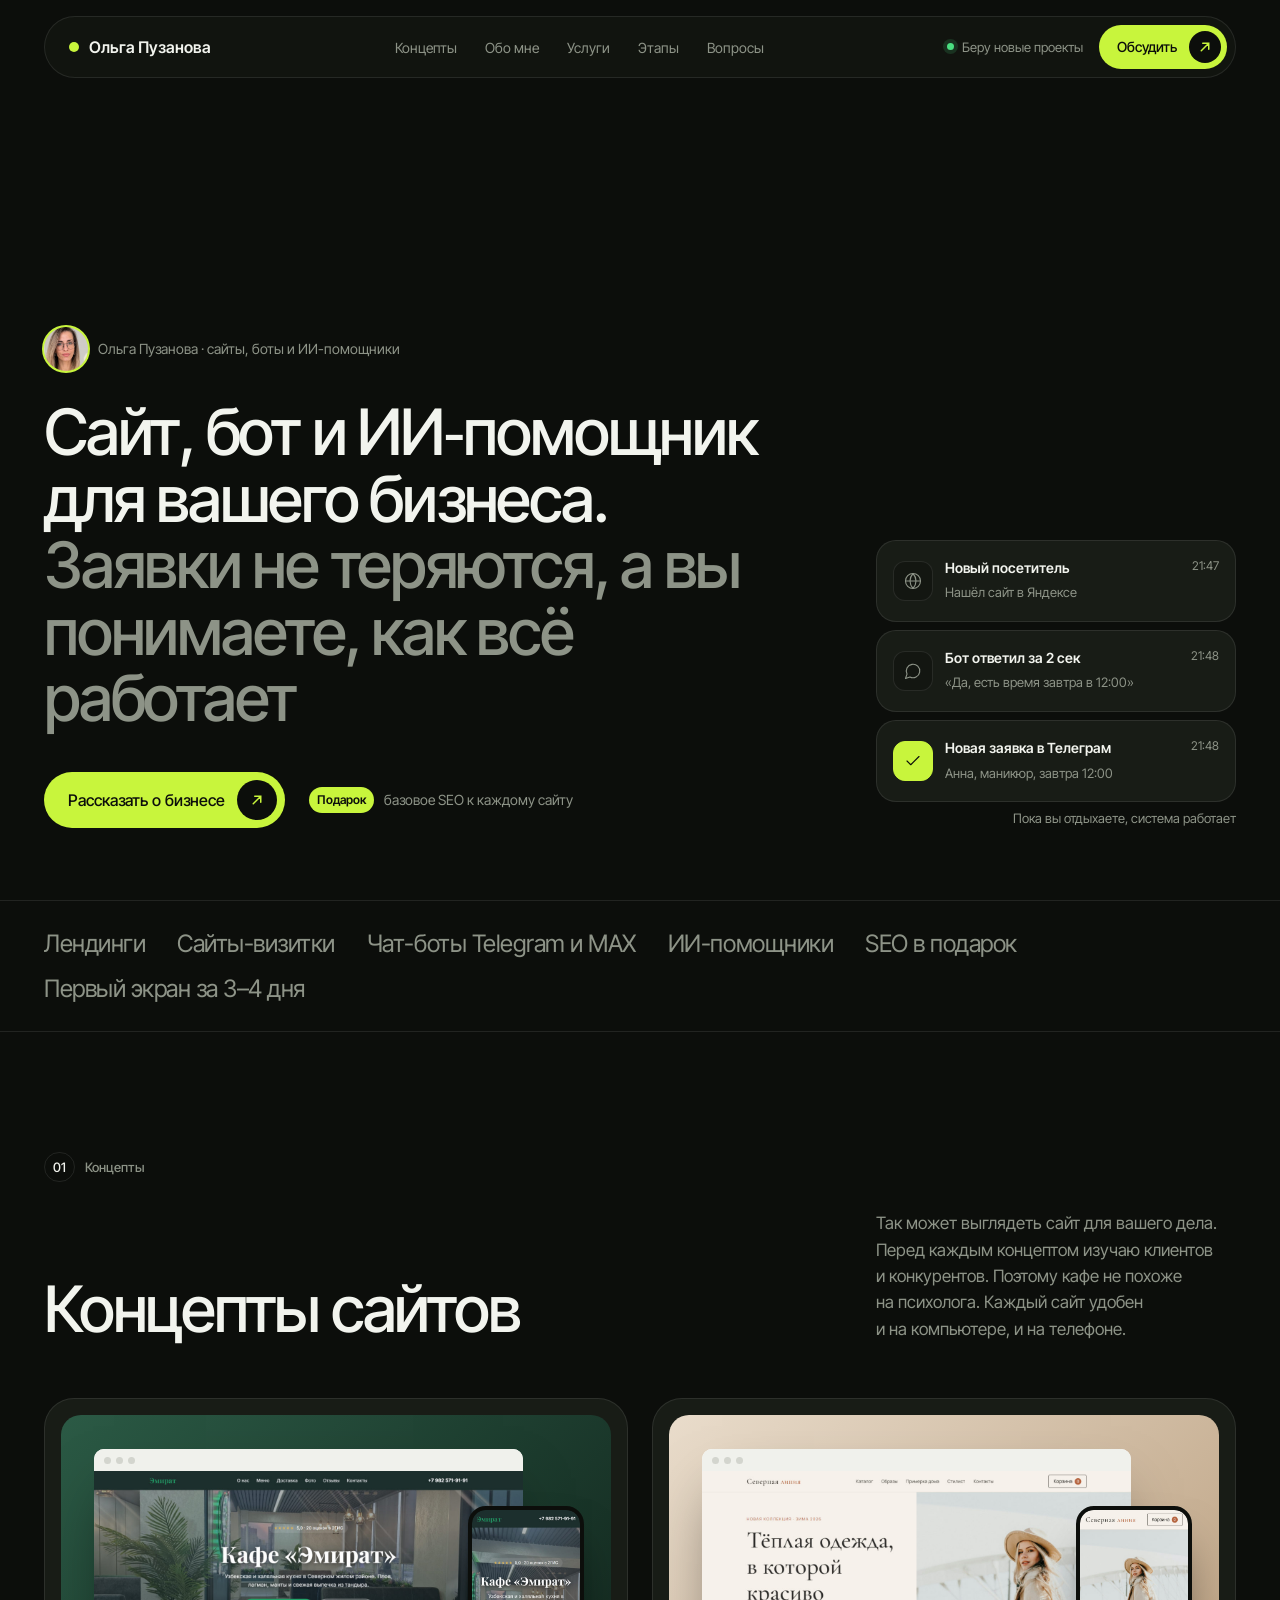
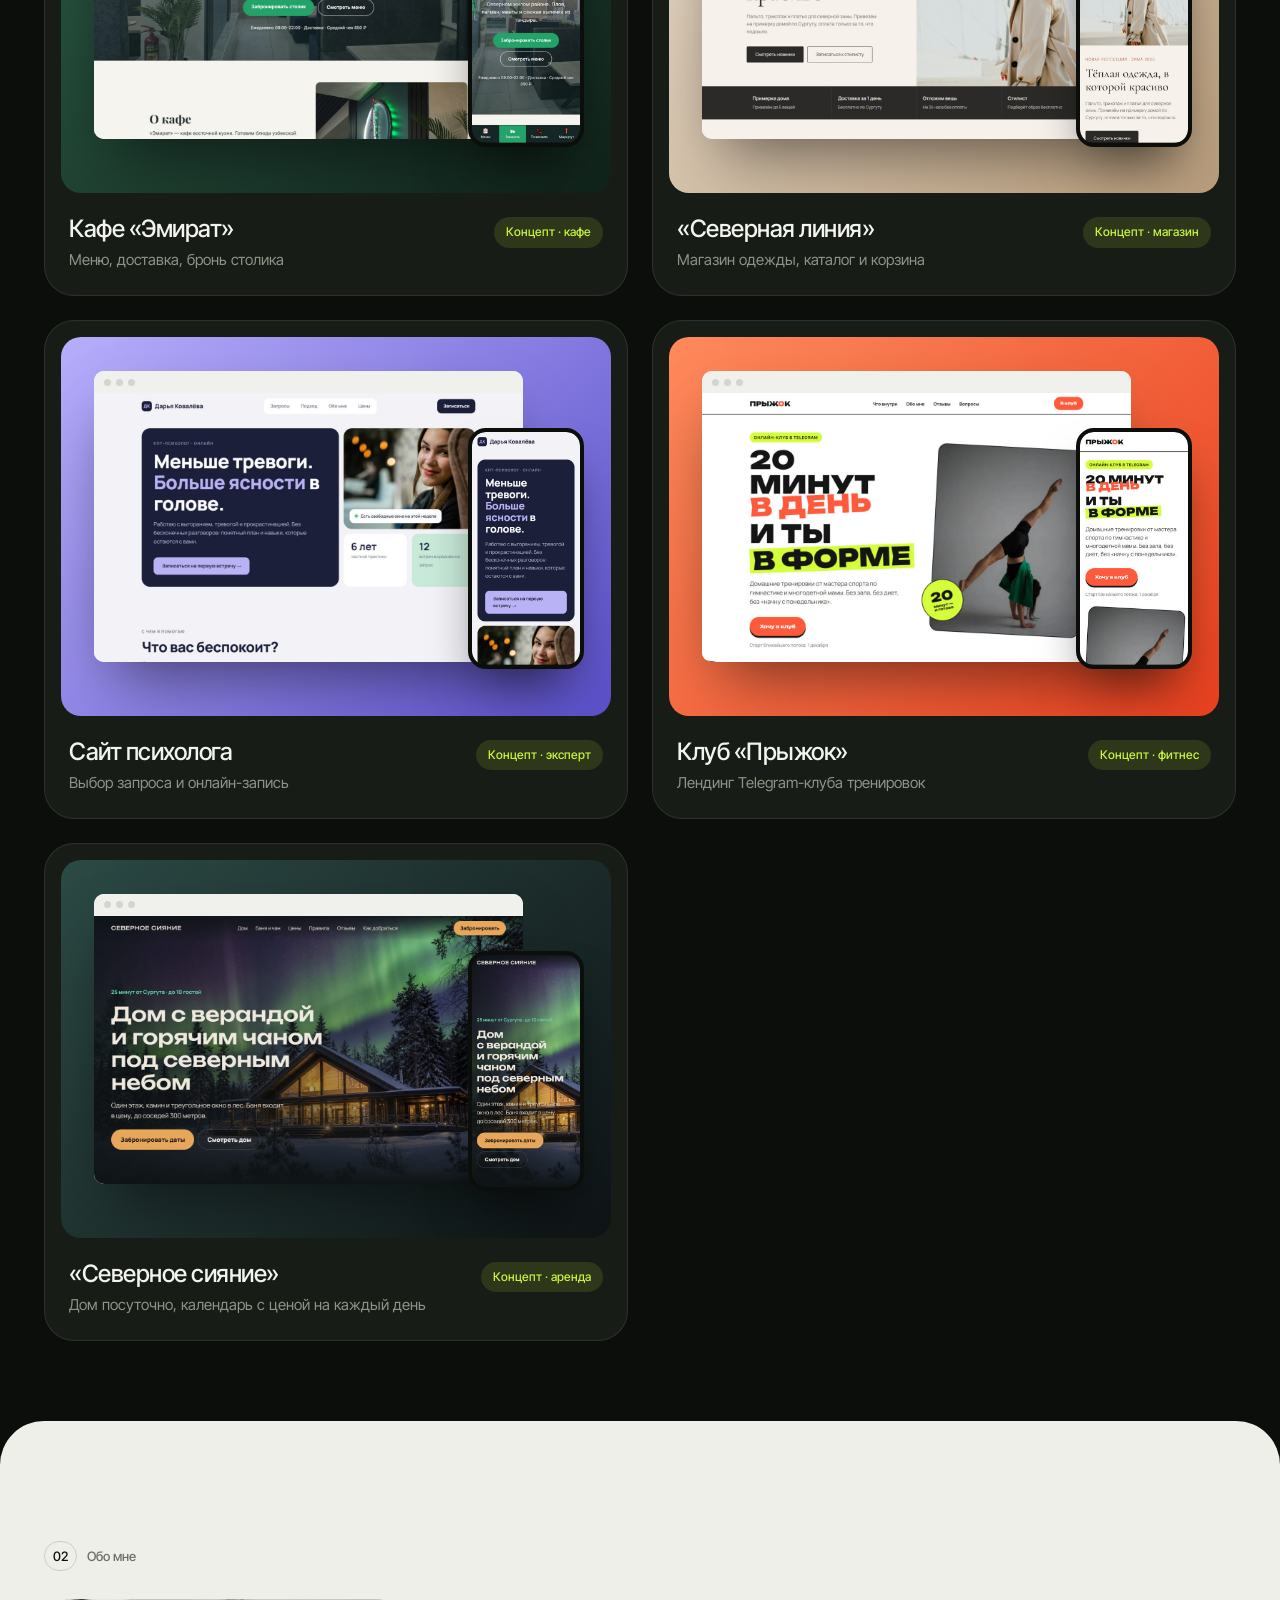
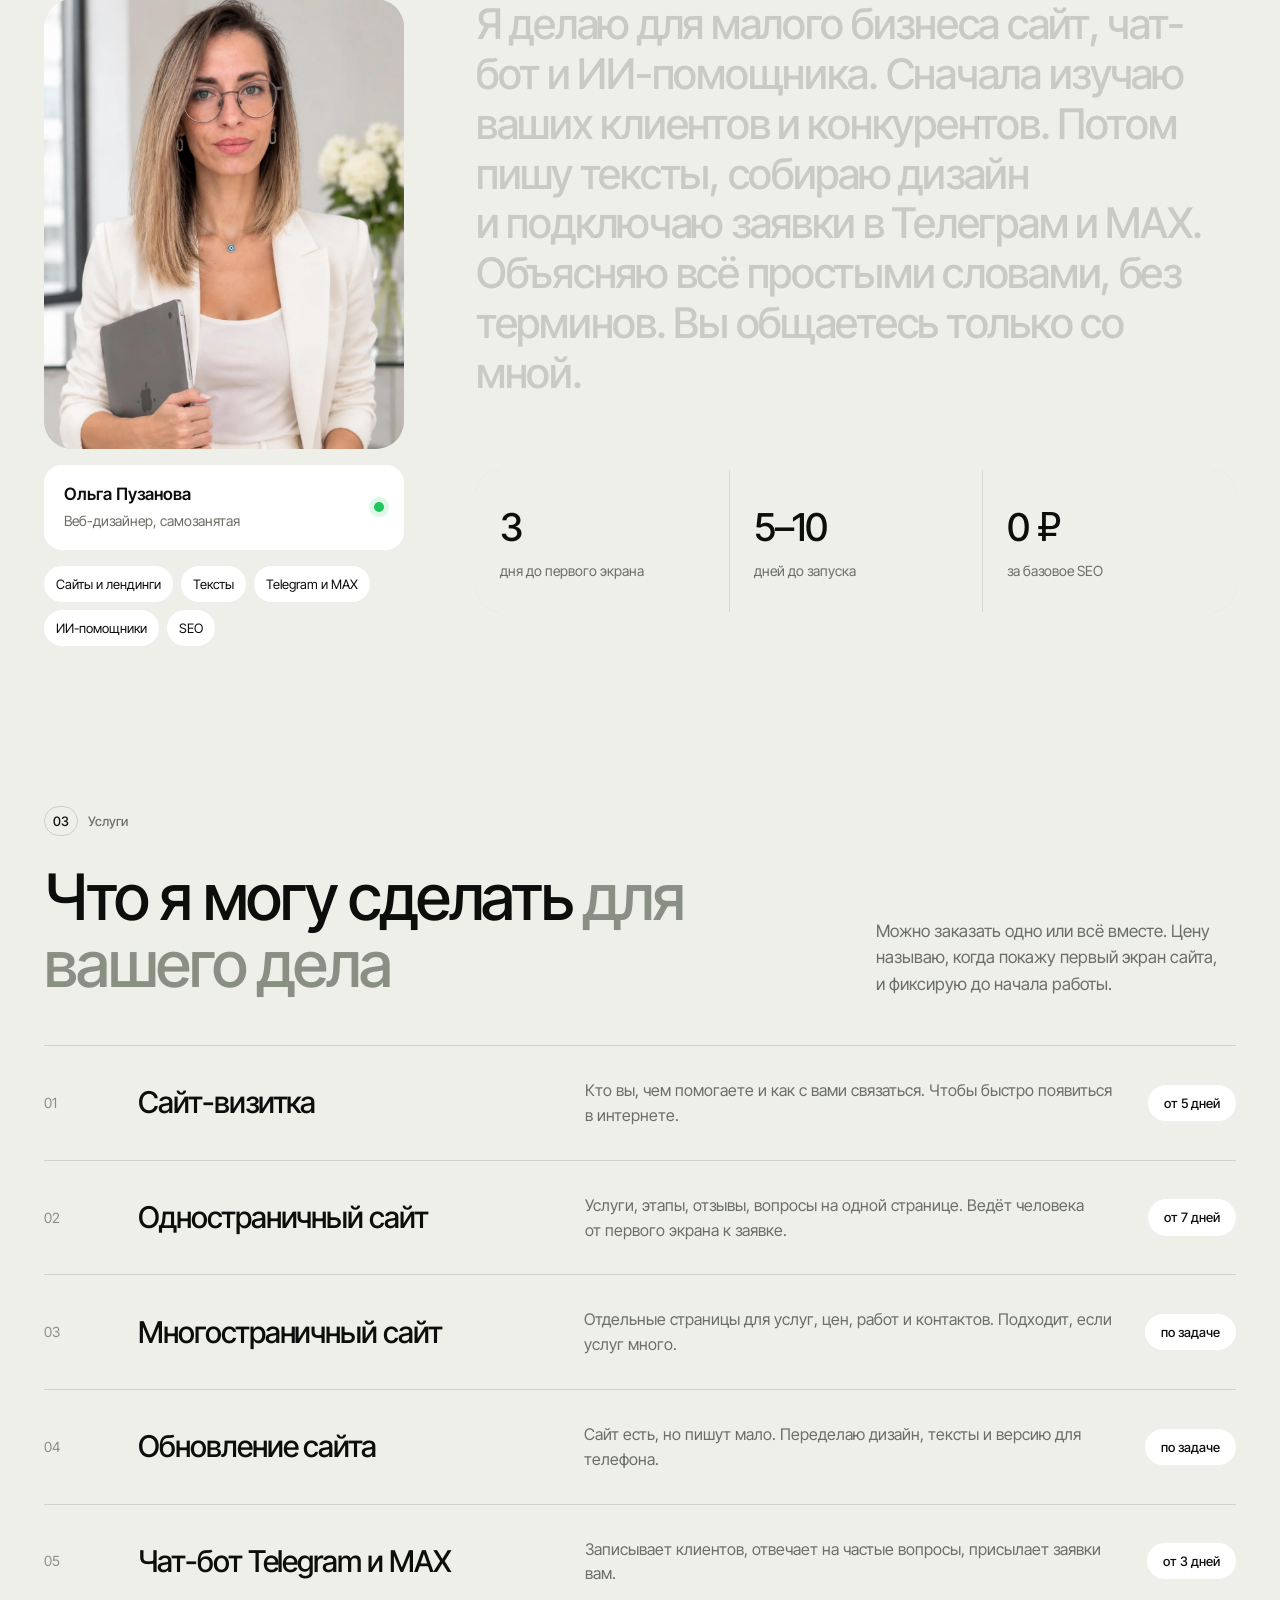
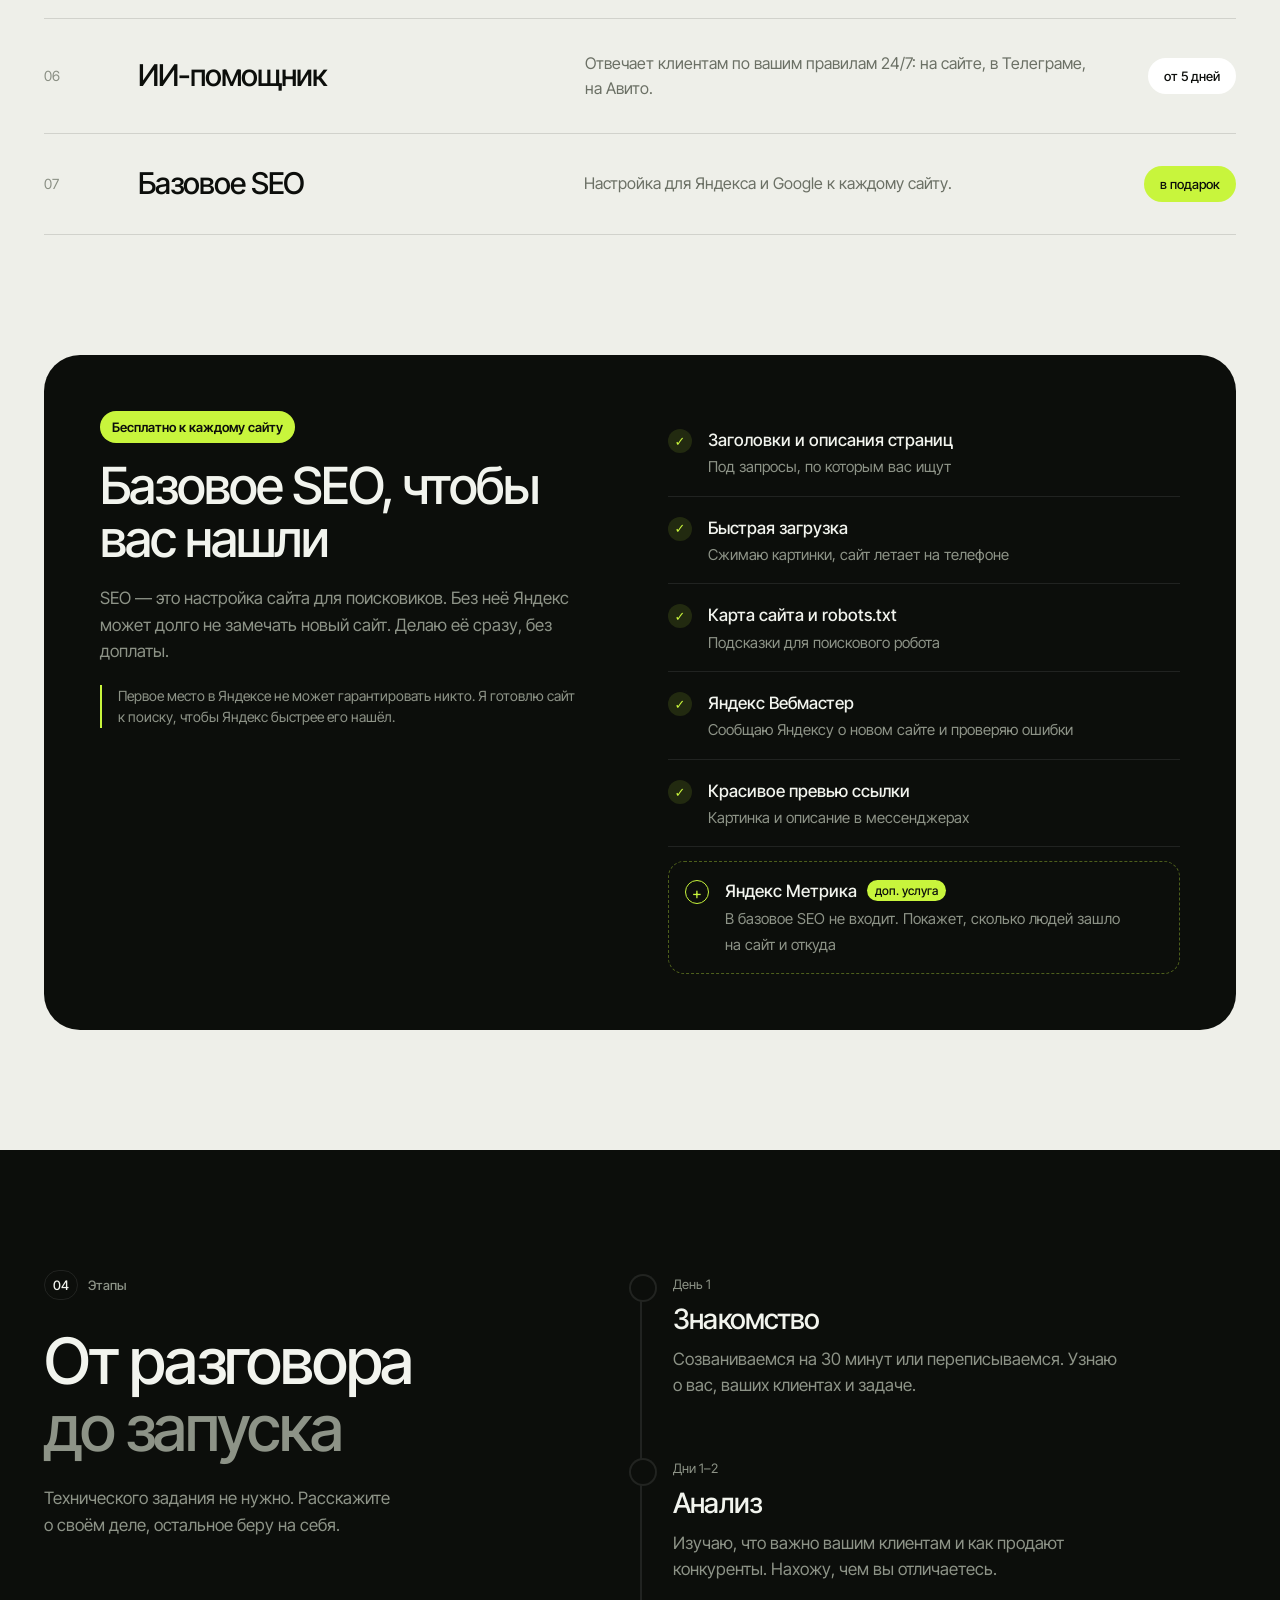
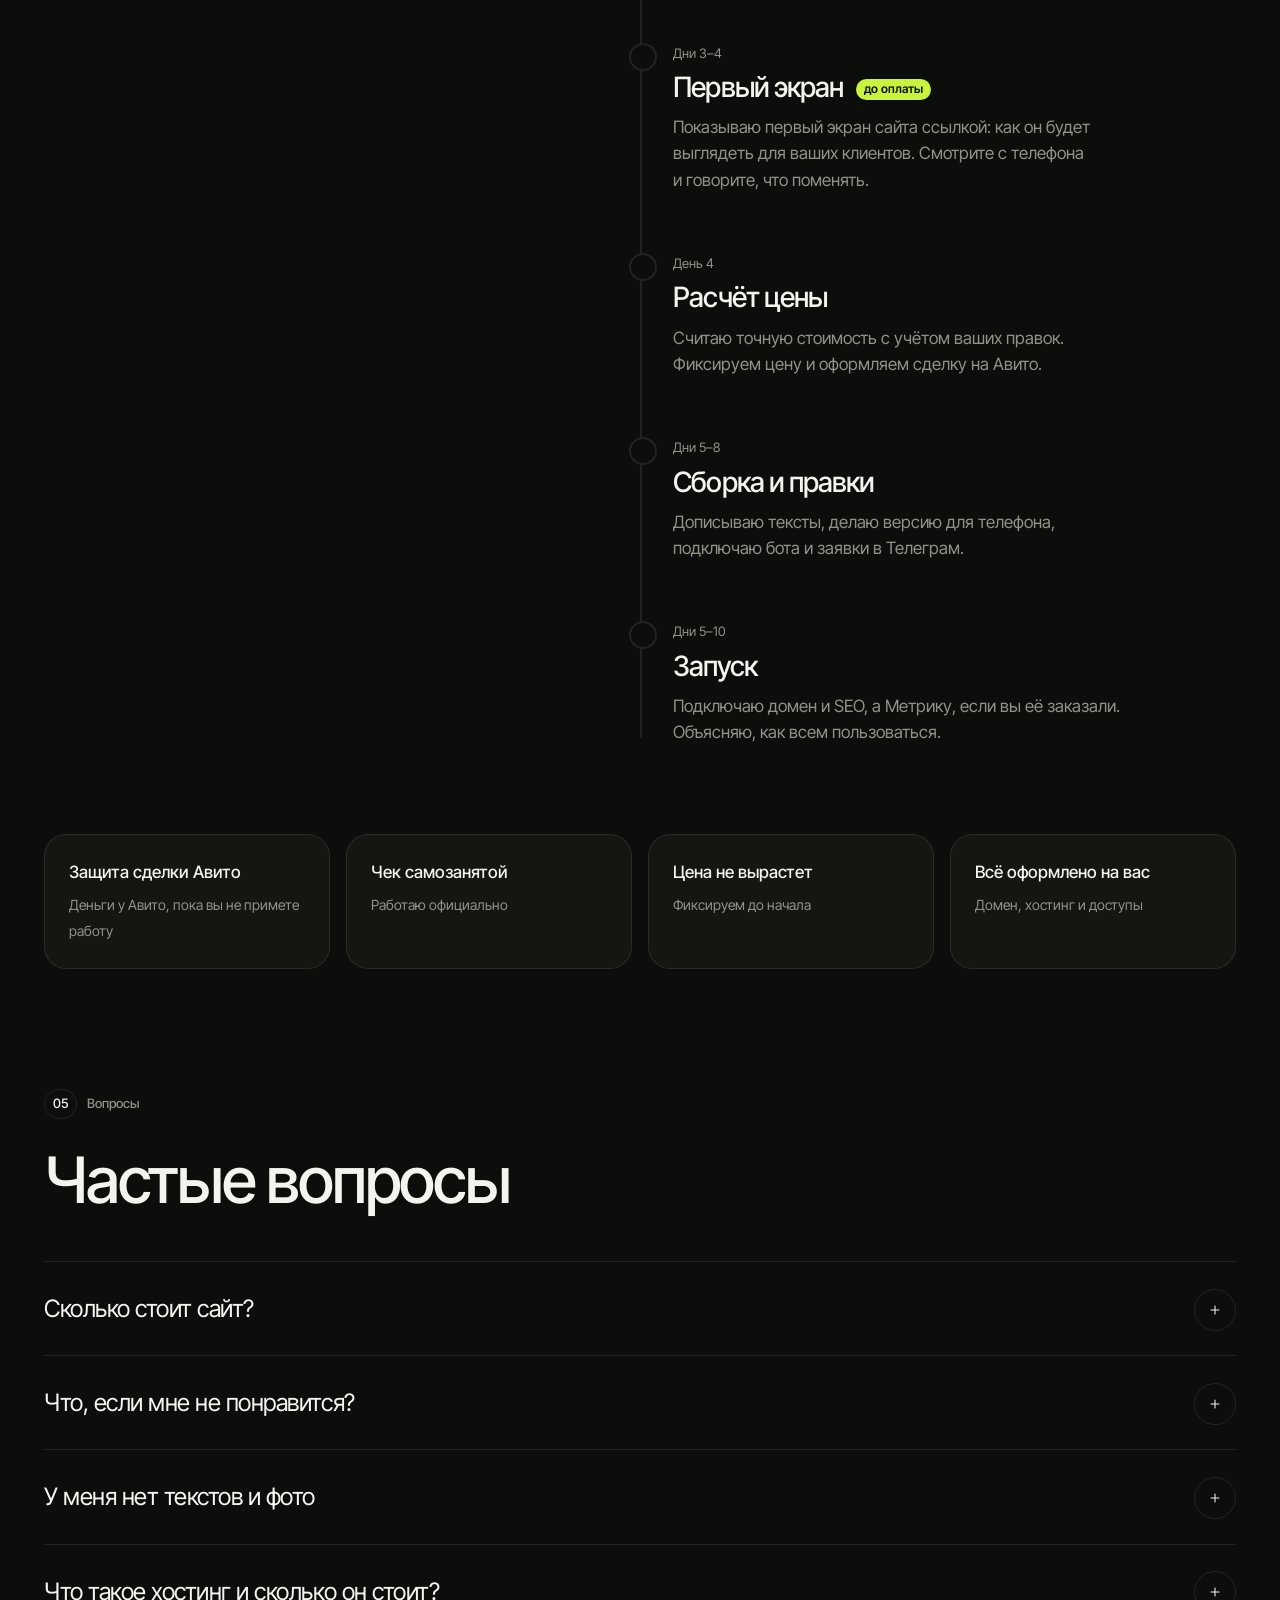
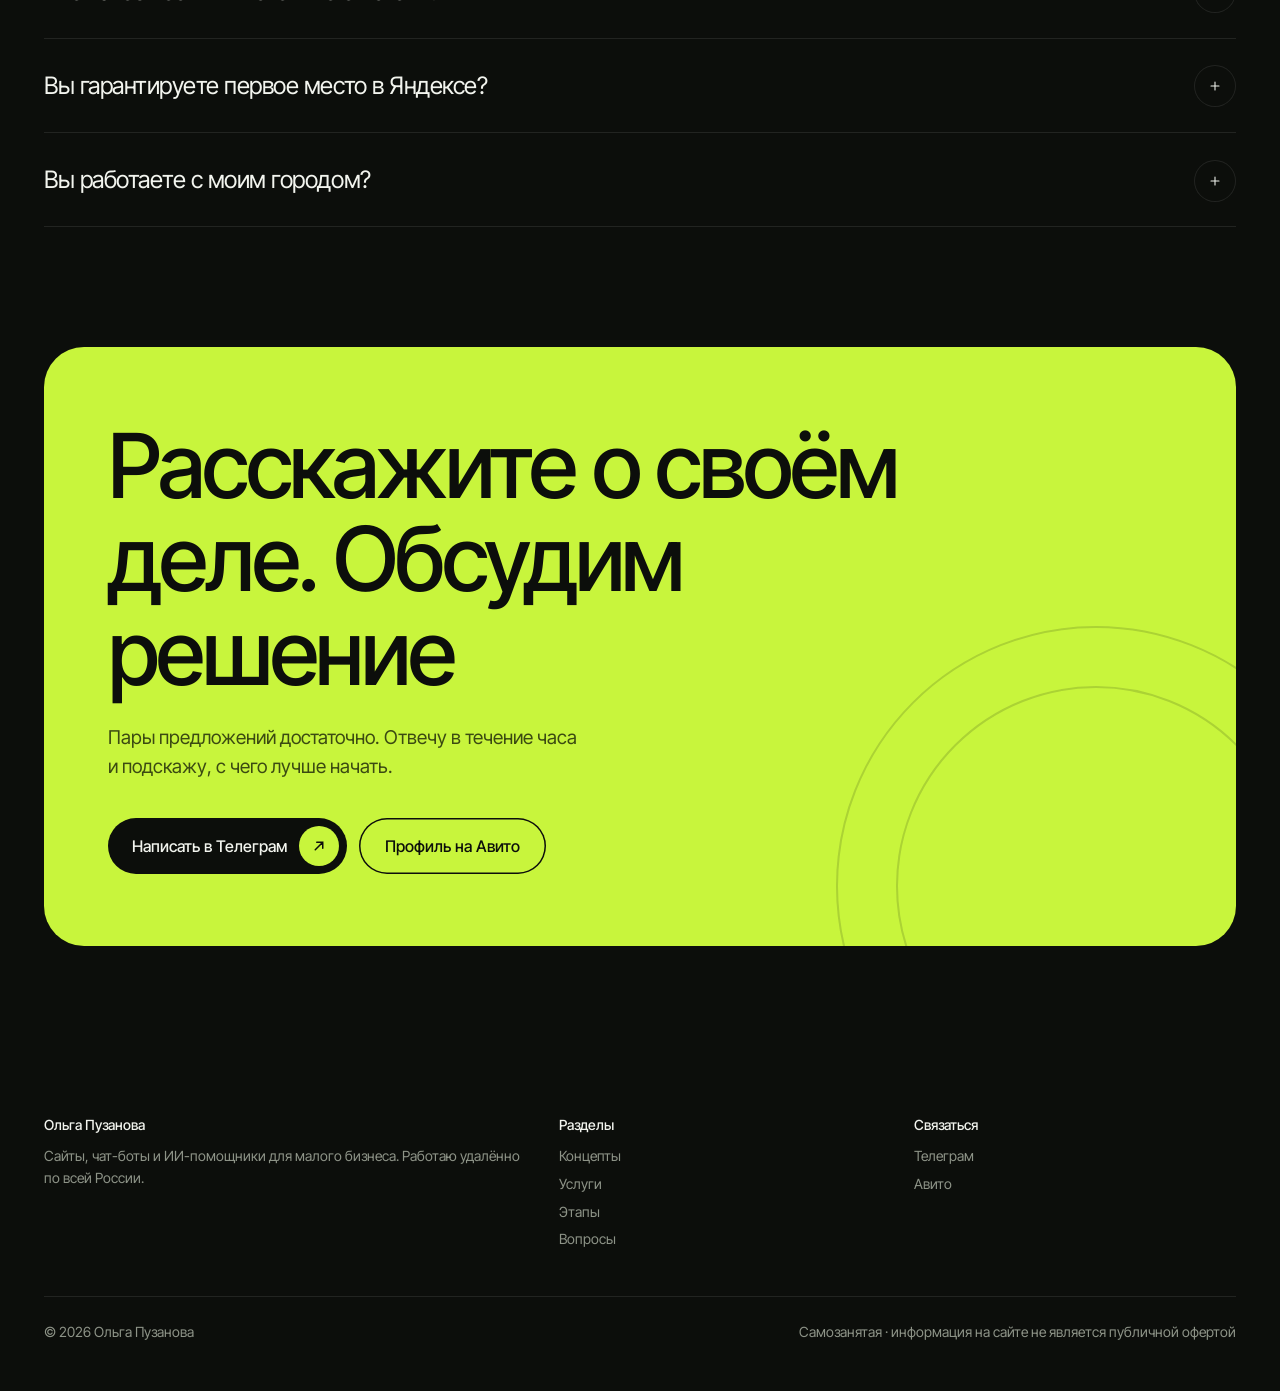
<file: index.html>
<!doctype html>
<html lang="ru">
  <head>
    <meta charset="utf-8" />
    <meta name="viewport" content="width=device-width, initial-scale=1" />

    <!-- ===== SEO ===== -->
    <title>Ольга Пузанова · сайты, чат-боты и ИИ-помощники для бизнеса</title>
    <meta
      name="description"
      content="Делаю сайты, лендинги, чат-боты Telegram и MAX и ИИ-помощников для малого бизнеса. Первый экран за 3–4 дня, запуск за 5–10 дней. Базовое SEO в подарок. Оплата через Защиту сделки Авито."
    />
    <meta name="robots" content="index, follow" />
    <meta name="theme-color" content="#0c0e0b" />
    <!-- Адрес сайта. Когда будет свой домен, заменить здесь, в og:url, og:image, JSON-LD, robots.txt и sitemap.xml -->
    <link rel="canonical" href="https://olga-puzanova.github.io/" />
    <meta property="og:type" content="website" />
    <meta property="og:url" content="https://olga-puzanova.github.io/" />
    <meta property="og:image" content="https://olga-puzanova.github.io/og-image.jpg" />
    <meta property="og:image:width" content="1200" />
    <meta property="og:image:height" content="630" />
    <meta name="twitter:card" content="summary_large_image" />
    <meta property="og:locale" content="ru_RU" />
    <meta
      property="og:title"
      content="Ольга Пузанова · сайты, чат-боты и ИИ-помощники"
    />
    <meta
      property="og:description"
      content="Сайт, бот и ИИ-помощник как одна система: заявки не теряются. Первый экран за 3–4 дня, SEO в подарок."
    />
    <!-- Иконка во вкладке браузера и на экране телефона -->
    <link rel="icon" href="favicon.svg" type="image/svg+xml" />
    <link rel="icon" href="favicon.ico" sizes="32x32" />
    <link rel="apple-touch-icon" href="apple-touch-icon.png" />

    <!-- Шрифт лежит на сайте, а не грузится с Google: быстрее и надёжнее в России -->
    <link
      rel="preload"
      href="fonts/inter-tight-cyrillic-500-normal.woff2"
      as="font"
      type="font/woff2"
      crossorigin
    />
    <style>
      @font-face {
        font-family: "Inter Tight";
        font-style: normal;
        font-weight: 400;
        font-display: swap;
        src: url(fonts/inter-tight-cyrillic-400-normal.woff2) format("woff2");
        unicode-range: U+0301, U+0400-045F, U+0490-0491, U+04B0-04B1, U+2116;
      }
      @font-face {
        font-family: "Inter Tight";
        font-style: normal;
        font-weight: 500;
        font-display: swap;
        src: url(fonts/inter-tight-cyrillic-500-normal.woff2) format("woff2");
        unicode-range: U+0301, U+0400-045F, U+0490-0491, U+04B0-04B1, U+2116;
      }
      @font-face {
        font-family: "Inter Tight";
        font-style: normal;
        font-weight: 600;
        font-display: swap;
        src: url(fonts/inter-tight-cyrillic-600-normal.woff2) format("woff2");
        unicode-range: U+0301, U+0400-045F, U+0490-0491, U+04B0-04B1, U+2116;
      }
      @font-face {
        font-family: "Inter Tight";
        font-style: normal;
        font-weight: 400;
        font-display: swap;
        src: url(fonts/inter-tight-latin-400-normal.woff2) format("woff2");
        unicode-range: U+0000-00FF, U+0131, U+0152-0153, U+02BB-02BC, U+02C6,
          U+02DA, U+02DC, U+0304, U+0308, U+0329, U+2000-206F, U+20AC, U+2122,
          U+2191, U+2193, U+2212, U+2215, U+FEFF, U+FFFD;
      }
      @font-face {
        font-family: "Inter Tight";
        font-style: normal;
        font-weight: 500;
        font-display: swap;
        src: url(fonts/inter-tight-latin-500-normal.woff2) format("woff2");
        unicode-range: U+0000-00FF, U+0131, U+0152-0153, U+02BB-02BC, U+02C6,
          U+02DA, U+02DC, U+0304, U+0308, U+0329, U+2000-206F, U+20AC, U+2122,
          U+2191, U+2193, U+2212, U+2215, U+FEFF, U+FFFD;
      }
      @font-face {
        font-family: "Inter Tight";
        font-style: normal;
        font-weight: 600;
        font-display: swap;
        src: url(fonts/inter-tight-latin-600-normal.woff2) format("woff2");
        unicode-range: U+0000-00FF, U+0131, U+0152-0153, U+02BB-02BC, U+02C6,
          U+02DA, U+02DC, U+0304, U+0308, U+0329, U+2000-206F, U+20AC, U+2122,
          U+2191, U+2193, U+2212, U+2215, U+FEFF, U+FFFD;
      }
    </style>
    <!-- Если в браузере выключен JavaScript, все блоки всё равно видны -->
    <noscript>
      <style>
        .rv {
          opacity: 1 !important;
          transform: none !important;
        }
        .note {
          opacity: 1 !important;
          transform: none !important;
        }
        .reveal .w {
          color: inherit !important;
        }
      </style>
    </noscript>

    <script type="application/ld+json">
      {
        "@context": "https://schema.org",
        "@type": "ProfessionalService",
        "name": "Ольга Пузанова — сайты, чат-боты и ИИ-помощники",
        "url": "https://olga-puzanova.github.io/",
        "image": "https://olga-puzanova.github.io/img/olga.jpg",
        "sameAs": [
          "https://t.me/olechka_puzanova",
          "https://www.avito.ru/brands/9825360ea5a00f704a3b55176e5cf766"
        ],
        "description": "Сайты, лендинги, чат-боты Telegram и MAX, ИИ-помощники для малого бизнеса. Базовое SEO в подарок.",
        "founder": {
          "@type": "Person",
          "name": "Ольга Пузанова",
          "jobTitle": "Веб-дизайнер"
        },
        "areaServed": ["Россия", "Москва", "Санкт-Петербург", "Сургут"],
        "makesOffer": [
          {
            "@type": "Offer",
            "itemOffered": {
              "@type": "Service",
              "name": "Сайт-визитка и одностраничный сайт"
            }
          },
          {
            "@type": "Offer",
            "itemOffered": {
              "@type": "Service",
              "name": "Многостраничный сайт"
            }
          },
          {
            "@type": "Offer",
            "itemOffered": { "@type": "Service", "name": "Обновление сайта" }
          },
          {
            "@type": "Offer",
            "itemOffered": {
              "@type": "Service",
              "name": "Чат-бот в Telegram и MAX"
            }
          },
          {
            "@type": "Offer",
            "itemOffered": {
              "@type": "Service",
              "name": "ИИ-помощник для бизнеса"
            }
          }
        ]
      }
    </script>

    <style>
      :root {
        --bg: #0c0e0b;
        --bg-2: #131611;
        --card: #181c16;
        --line: rgba(255, 255, 255, 0.09);
        --text: #f2f4ee;
        --dim: #8d9387;
        --lime: #c8f53c;
        --lime-dim: rgba(200, 245, 60, 0.12);
        --light: #eeefe9;
        --ink: #0c0e0b;
      }
      * {
        box-sizing: border-box;
        margin: 0;
        padding: 0;
      }
      html {
        scroll-behavior: smooth;
      }
      body {
        font-family: "Inter Tight", system-ui, sans-serif;
        background: var(--bg);
        color: var(--text);
        font-size: 17px;
        line-height: 1.55;
        -webkit-font-smoothing: antialiased;
        overflow-x: hidden;
      }
      img {
        max-width: 100%;
        display: block;
      }
      a {
        color: inherit;
      }
      .wrap {
        max-width: 1240px;
        margin: 0 auto;
        padding: 0 24px;
      }
      section {
        padding: 120px 0;
      }
      h1,
      h2,
      h3 {
        font-weight: 500;
        letter-spacing: -0.035em;
        line-height: 1.04;
      }
      h2 {
        font-size: clamp(34px, 5vw, 64px);
      }
      .dim {
        color: var(--dim);
      }
      .tag {
        display: inline-flex;
        align-items: center;
        gap: 10px;
        font-size: 13px;
        font-weight: 500;
        color: var(--dim);
        margin-bottom: 28px;
      }
      .tag b {
        display: grid;
        place-items: center;
        min-width: 30px;
        height: 30px;
        padding: 0 8px;
        border-radius: 999px;
        border: 1px solid var(--line);
        color: var(--text);
        font-weight: 500;
      }

      .btn {
        display: inline-flex;
        align-items: center;
        gap: 12px;
        font:
          500 16px/1 "Inter Tight",
          sans-serif;
        padding: 8px 8px 8px 24px;
        border-radius: 999px;
        text-decoration: none;
        border: 0;
        cursor: pointer;
        transition: transform 0.2s;
      }
      .btn .ar {
        display: grid;
        place-items: center;
        width: 40px;
        height: 40px;
        border-radius: 50%;
        transition: transform 0.25s;
      }
      .btn:hover .ar {
        transform: rotate(-45deg);
      }
      .btn-lime {
        background: var(--lime);
        color: var(--ink);
      }
      .btn-lime .ar {
        background: var(--ink);
        color: var(--lime);
      }
      .btn-dark {
        background: var(--ink);
        color: var(--text);
      }
      .btn-dark .ar {
        background: var(--lime);
        color: var(--ink);
      }
      .btn svg {
        width: 18px;
        height: 18px;
      }

      /* Шапка */
      header {
        position: fixed;
        top: 16px;
        left: 0;
        right: 0;
        z-index: 60;
        pointer-events: none;
      }
      .nav {
        pointer-events: auto;
        max-width: 1240px;
        margin: 0 auto;
        padding: 0 24px;
      }
      .nav-in {
        display: flex;
        align-items: center;
        justify-content: space-between;
        gap: 16px;
        background: rgba(18, 21, 16, 0.96);
        border: 1px solid var(--line);
        border-radius: 999px;
        padding: 8px 8px 8px 24px;
      }
      .logo {
        display: flex;
        align-items: center;
        gap: 10px;
        text-decoration: none;
        font-weight: 600;
        font-size: 16px;
      }
      .logo i {
        width: 10px;
        height: 10px;
        border-radius: 50%;
        background: var(--lime);
      }
      .menu {
        display: flex;
        gap: 28px;
        list-style: none;
      }
      .menu a {
        text-decoration: none;
        font-size: 14px;
        color: var(--dim);
        transition: color 0.2s;
      }
      .menu a:hover {
        color: var(--text);
      }
      .status {
        display: flex;
        align-items: center;
        gap: 8px;
        font-size: 13px;
        color: var(--dim);
      }
      .status i {
        width: 7px;
        height: 7px;
        border-radius: 50%;
        background: #4ade80;
        box-shadow: 0 0 0 4px rgba(74, 222, 128, 0.15);
      }
      .nav .btn {
        padding: 6px 6px 6px 18px;
        font-size: 14px;
      }
      .nav .btn .ar {
        width: 32px;
        height: 32px;
      }
      .right {
        display: flex;
        align-items: center;
        gap: 16px;
      }
      .burger {
        display: none;
        width: 40px;
        height: 40px;
        border-radius: 50%;
        border: 1px solid var(--line);
        background: transparent;
        cursor: pointer;
      }
      .burger span {
        display: block;
        width: 16px;
        height: 1.5px;
        background: var(--text);
        margin: 4px auto;
      }

      /* Первый экран */
      .hero {
        min-height: 100vh;
        display: flex;
        align-items: flex-end;
        padding: 140px 0 72px;
        position: relative;
        overflow: hidden;
        isolation: isolate;
      }
      .hero-grid {
        display: grid;
        grid-template-columns: 1fr 360px;
        gap: 64px;
        align-items: end;
        width: 100%;
      }
      .hello {
        display: inline-flex;
        align-items: center;
        gap: 10px;
        font-size: 14px;
        color: var(--dim);
        margin-bottom: 28px;
      }
      .hello .av {
        flex: none;
        width: 44px;
        height: 44px;
        box-shadow: 0 0 0 2px var(--lime);
        border-radius: 50%;
        background: var(--lime);
        color: var(--ink);
        display: grid;
        place-items: center;
        font-weight: 600;
        font-size: 13px;
        overflow: hidden;
        position: relative;
      }
      .hello .av img {
        position: absolute;
        inset: 0;
        width: 100%;
        height: 100%;
        object-fit: cover;
      }
      .hero h1 {
        font-size: clamp(38px, 5vw, 74px);
        margin-bottom: 40px;
      }
      .hero h1 .dim {
        display: block;
      }
      .hero-row {
        display: flex;
        flex-wrap: wrap;
        align-items: center;
        gap: 24px;
      }
      .free {
        display: flex;
        align-items: center;
        gap: 10px;
        font-size: 14px;
        color: var(--dim);
      }
      .free b {
        color: var(--ink);
        background: var(--lime);
        font-weight: 600;
        font-size: 12px;
        padding: 4px 8px;
        border-radius: 999px;
      }

      /* Стек уведомлений */
      .stack {
        display: grid;
        gap: 8px;
      }
      .note {
        background: var(--card);
        border: 1px solid var(--line);
        border-radius: 20px;
        padding: 16px;
        display: flex;
        gap: 12px;
        align-items: center;
        opacity: 0;
        transform: translateY(8px);
        transition:
          opacity 0.5s cubic-bezier(0.2, 0.8, 0.2, 1),
          transform 0.5s cubic-bezier(0.2, 0.8, 0.2, 1);
      }
      .note.show {
        opacity: 1;
        transform: none;
      }
      .note .ic {
        width: 40px;
        height: 40px;
        border-radius: 12px;
        display: grid;
        place-items: center;
        flex: none;
        background: var(--bg-2);
        border: 1px solid var(--line);
        color: var(--dim);
      }
      .note .ic-ok {
        background: var(--lime);
        border-color: var(--lime);
        color: var(--ink);
      }
      .note strong {
        display: block;
        font-size: 14px;
        font-weight: 600;
      }
      .note span {
        font-size: 13px;
        color: var(--dim);
      }
      .note time {
        margin-left: auto;
        font-size: 12px;
        color: var(--dim);
        align-self: flex-start;
      }
      .stack-cap {
        font-size: 13px;
        color: var(--dim);
        margin-top: 6px;
        text-align: right;
      }

      /* Бегущая строка */
      .marquee {
        border-top: 1px solid var(--line);
        border-bottom: 1px solid var(--line);
        overflow: hidden;
        padding: 24px 0;
      }
      .marquee div {
        display: flex;
        flex-wrap: wrap;
        gap: 8px 32px;
        font-size: clamp(18px, 2.2vw, 24px);
        letter-spacing: -0.02em;
        color: var(--dim);
      }

      /* Работы — сетка 2×2: ноутбук и телефон на цветном фоне */
      .works-top {
        display: flex;
        justify-content: space-between;
        align-items: flex-end;
        gap: 32px;
        flex-wrap: wrap;
      }
      .works-top p {
        max-width: 360px;
        color: var(--dim);
      }
      .works-grid {
        display: grid;
        grid-template-columns: 1fr 1fr;
        gap: 24px;
        margin-top: 56px;
      }
      .case {
        background: var(--card);
        border: 1px solid var(--line);
        border-radius: 30px;
        padding: 16px 16px 24px;
        transition: border-color 0.3s;
      }
      .case:hover {
        border-color: rgba(200, 245, 60, 0.35);
      }
      .stage {
        position: relative;
        aspect-ratio: 16 / 11;
        border-radius: 20px;
        overflow: hidden;
        background: var(--tint);
      }
      .browser {
        position: absolute;
        left: 6%;
        top: 9%;
        width: 78%;
        border-radius: 10px;
        overflow: hidden;
        background: #fff;
        box-shadow: 0 30px 60px -20px rgba(0, 0, 0, 0.55);
        transition: transform 0.5s cubic-bezier(0.2, 0.8, 0.2, 1);
      }
      .bar {
        height: 22px;
        background: #f0f1ec;
        display: flex;
        align-items: center;
        gap: 5px;
        padding: 0 10px;
      }
      .bar i {
        width: 7px;
        height: 7px;
        border-radius: 50%;
        background: #d3d5ce;
      }
      .browser img {
        width: 100%;
        height: auto;
        aspect-ratio: 16 / 10;
        object-fit: cover;
        object-position: top;
      }
      .phone {
        position: absolute;
        right: 5%;
        top: 24%;
        width: 21%;
        border-radius: 18px;
        border: 4px solid #0c0e0b;
        overflow: hidden;
        background: #0c0e0b;
        box-shadow: 0 30px 50px -15px rgba(0, 0, 0, 0.6);
        transition: transform 0.5s cubic-bezier(0.2, 0.8, 0.2, 1);
      }
      .phone img {
        width: 100%;
        height: auto;
        aspect-ratio: 360 / 780;
        object-fit: cover;
        object-position: top;
        border-radius: 13px;
      }
      .case:hover .browser,
      .case:hover .phone {
        transform: translateY(-4px);
      }
      .case-info {
        display: flex;
        justify-content: space-between;
        align-items: flex-start;
        gap: 16px;
        padding: 24px 8px 0;
      }
      .case-info h3 {
        font-size: 24px;
        letter-spacing: -0.02em;
        margin-bottom: 6px;
      }
      .case-info p {
        color: var(--dim);
        font-size: 15px;
      }
      .case-info .lbl {
        flex: none;
        font-size: 12px;
        font-weight: 500;
        color: var(--lime);
        background: var(--lime-dim);
        padding: 6px 12px;
        border-radius: 999px;
      }

      /* Карточка концепта открывает полный сайт */
      .case[data-src] {
        cursor: pointer;
      }
      .case .open {
        position: absolute;
        left: 16px;
        bottom: 16px;
        z-index: 2;
        display: inline-flex;
        align-items: center;
        gap: 8px;
        border: 0;
        cursor: pointer;
        font: inherit;
        font-size: 14px;
        font-weight: 500;
        color: var(--ink);
        background: var(--lime);
        padding: 10px 16px;
        border-radius: 999px;
        box-shadow: 0 10px 24px -8px rgba(0, 0, 0, 0.5);
        transition:
          opacity 0.3s,
          transform 0.3s;
      }
      .case .open span {
        font-size: 15px;
      }
      @media (hover: hover) {
        .case .open {
          opacity: 0;
          transform: translateY(8px);
        }
        .case:hover .open,
        .case .open:focus-visible {
          opacity: 1;
          transform: none;
        }
      }
      .case .open:focus-visible {
        outline: 2px solid var(--light);
        outline-offset: 3px;
      }

      /* Окно просмотра концепта */
      .viewer {
        width: min(1280px, calc(100vw - 32px));
        height: calc(100dvh - 32px);
        max-width: none;
        max-height: none;
        margin: auto;
        padding: 0;
        border: 1px solid var(--line);
        border-radius: 24px;
        background: #15181a;
        color: var(--text);
        overflow: hidden;
      }
      .viewer[open] {
        display: flex;
        flex-direction: column;
        animation: vw-in 0.35s cubic-bezier(0.2, 0.8, 0.2, 1);
      }
      .viewer::backdrop {
        background: rgba(6, 8, 6, 0.75);
        backdrop-filter: blur(6px);
      }
      @keyframes vw-in {
        from {
          opacity: 0;
          transform: translateY(24px) scale(0.98);
        }
      }
      .vw-top {
        flex: none;
        display: flex;
        align-items: center;
        gap: 12px;
        padding: 12px 12px 12px 20px;
        border-bottom: 1px solid var(--line);
      }
      .vw-title {
        flex: 1;
        min-width: 0;
        font-weight: 500;
        white-space: nowrap;
        overflow: hidden;
        text-overflow: ellipsis;
      }
      .vw-title small {
        color: var(--lime);
        font-size: 12px;
        margin-right: 10px;
      }
      .vw-mode {
        display: flex;
        padding: 4px;
        border-radius: 999px;
        background: rgba(255, 255, 255, 0.06);
      }
      .vw-mode button,
      .vw-btn {
        border: 0;
        font: inherit;
        font-size: 14px;
        cursor: pointer;
        color: var(--dim);
        background: transparent;
        padding: 8px 14px;
        border-radius: 999px;
        text-decoration: none;
        white-space: nowrap;
      }
      .vw-mode button[aria-pressed="true"] {
        background: var(--lime);
        color: var(--ink);
      }
      .vw-btn {
        background: rgba(255, 255, 255, 0.06);
        color: var(--text);
      }
      .vw-btn:hover,
      .vw-mode button:hover:not([aria-pressed="true"]) {
        color: var(--text);
        background: rgba(255, 255, 255, 0.12);
      }
      .vw-close {
        width: 40px;
        height: 40px;
        padding: 0;
        font-size: 18px;
      }
      .vw-body {
        flex: 1;
        min-height: 0;
        display: grid;
        place-items: center;
        background: #0c0e0b;
      }
      .vw-body iframe {
        width: 100%;
        height: 100%;
        border: 0;
        background: #fff;
        transition: width 0.4s cubic-bezier(0.2, 0.8, 0.2, 1);
      }
      .viewer.mob .vw-body {
        padding: 20px 0;
      }
      .viewer.mob .vw-body iframe {
        width: 390px;
        max-width: calc(100% - 24px);
        height: min(100%, 844px);
        border: 8px solid #000;
        border-radius: 36px;
      }
      /* на телефоне окно на весь экран, сайт и так в мобильной версии */
      @media (max-width: 760px) {
        .viewer {
          width: 100vw;
          height: 100dvh;
          border-radius: 0;
          border: 0;
        }
        .vw-mode {
          display: none;
        }
        .vw-top {
          padding: 10px 10px 10px 16px;
          gap: 8px;
        }
        .vw-new {
          width: 40px;
          height: 40px;
          padding: 0;
          display: grid;
          place-items: center;
        }
        .vw-long {
          display: none;
        }
      }

      /* Обо мне: текст подсвечивается при прокрутке */
      .about {
        background: var(--light);
        color: var(--ink);
        border-radius: 44px 44px 0 0;
        margin-top: 80px;
      }
      .about .tag {
        color: #6b7065;
      }
      .about .tag b {
        border-color: rgba(0, 0, 0, 0.14);
        color: var(--ink);
      }
      .about-grid {
        display: grid;
        grid-template-columns: 360px 1fr;
        gap: 72px;
        align-items: start;
      }
      .me {
        position: sticky;
        top: 110px;
      }
      .me-photo {
        aspect-ratio: 4/5;
        border-radius: 28px;
        background: linear-gradient(160deg, #dfe3d6, #c9cfbd);
        overflow: hidden;
        position: relative;
        display: grid;
        place-items: center;
        font-size: 64px;
        font-weight: 500;
        color: #9aa08f;
      }
      .me-photo img {
        position: absolute;
        inset: 0;
        width: 100%;
        height: 100%;
        object-fit: cover;
        object-position: 50% 20%;
      }
      .me-name {
        display: flex;
        justify-content: space-between;
        align-items: center;
        margin-top: 16px;
        padding: 16px 20px;
        background: #fff;
        border-radius: 18px;
      }
      .me-name strong {
        display: block;
        font-weight: 600;
      }
      .me-name span {
        font-size: 14px;
        color: #6b7065;
      }
      .me-name i {
        width: 10px;
        height: 10px;
        border-radius: 50%;
        background: #22c55e;
        box-shadow: 0 0 0 5px rgba(34, 197, 94, 0.15);
      }
      .chips {
        display: flex;
        flex-wrap: wrap;
        gap: 8px;
        margin-top: 16px;
      }
      .chips span {
        font-size: 13px;
        padding: 8px 12px;
        border-radius: 999px;
        background: #fff;
      }
      .reveal {
        font-size: clamp(26px, 3.3vw, 44px);
        line-height: 1.18;
        letter-spacing: -0.03em;
        font-weight: 500;
      }
      .reveal .w {
        color: rgba(12, 14, 11, 0.16);
        transition: color 0.25s;
      }
      .reveal .w.on {
        color: var(--ink);
      }
      .reveal .w.on .hl {
        background: var(--lime);
        border-radius: 8px;
        box-decoration-break: clone;
      }
      .stats {
        display: grid;
        grid-template-columns: repeat(3, 1fr);
        gap: 1px;
        background: rgba(0, 0, 0, 0.1);
        border-radius: 24px;
        overflow: hidden;
        margin-top: 72px;
      }
      .stats div {
        background: var(--light);
        padding: 28px 24px;
      }
      .stats strong {
        display: block;
        font-size: clamp(28px, 3vw, 40px);
        font-weight: 500;
        letter-spacing: -0.03em;
      }
      .stats span {
        font-size: 14px;
        color: #6b7065;
      }

      /* Услуги — строки */
      .services {
        background: var(--light);
        color: var(--ink);
        padding-top: 40px;
      }
      .services .tag {
        color: #6b7065;
      }
      .services .tag b {
        border-color: rgba(0, 0, 0, 0.14);
        color: var(--ink);
      }
      .svc-head {
        display: grid;
        grid-template-columns: 1fr 360px;
        gap: 40px;
        align-items: end;
        margin-bottom: 48px;
      }
      .svc-head p {
        color: #6b7065;
      }
      .rows {
        border-top: 1px solid rgba(0, 0, 0, 0.12);
      }
      .row {
        display: grid;
        grid-template-columns: 70px 1.1fr 1.4fr auto;
        gap: 24px;
        align-items: center;
        padding: 32px 0;
        border-bottom: 1px solid rgba(0, 0, 0, 0.12);
        position: relative;
        transition: padding 0.3s;
      }
      .row::before {
        content: "";
        position: absolute;
        inset: 0 -24px;
        background: var(--ink);
        border-radius: 22px;
        opacity: 0;
        transform: scaleY(0.6);
        transition:
          opacity 0.35s cubic-bezier(0.2, 0.8, 0.2, 1),
          transform 0.35s cubic-bezier(0.2, 0.8, 0.2, 1);
        z-index: 0;
      }
      .row > * {
        position: relative;
        z-index: 1;
        transition: color 0.3s;
      }
      .row:hover::before {
        opacity: 1;
        transform: none;
      }
      .row:hover > * {
        color: var(--text);
      }
      .row:hover .pill {
        background: var(--lime);
        color: var(--ink);
      }
      .row .n {
        font-size: 14px;
        color: #8a8f84;
      }
      .row h3 {
        font-size: clamp(22px, 2.4vw, 30px);
      }
      .row p {
        color: #6b7065;
        font-size: 16px;
      }
      .row:hover p {
        color: var(--dim);
      }
      .pill {
        font-size: 13px;
        font-weight: 500;
        padding: 8px 16px;
        border-radius: 999px;
        background: #fff;
        white-space: nowrap;
      }
      .row.gift .pill {
        background: var(--lime);
      }

      /* SEO-подарок */
      .seo {
        background: var(--light);
        color: var(--ink);
        padding-top: 0;
      }
      .seo-card {
        border-radius: 36px;
        background: var(--ink);
        color: var(--text);
        padding: 56px;
        display: grid;
        grid-template-columns: 1fr 1fr;
        gap: 56px;
        position: relative;
        overflow: hidden;
      }
      .seo-card h2 {
        font-size: clamp(32px, 4vw, 52px);
        margin: 16px 0 20px;
      }
      .seo-card .gift-l {
        display: inline-block;
        font-size: 13px;
        font-weight: 600;
        color: var(--ink);
        background: var(--lime);
        padding: 6px 12px;
        border-radius: 999px;
      }
      .seo-card p {
        color: var(--dim);
      }
      .seo-card .honest {
        font-size: 14px;
        margin-top: 20px;
        padding-left: 16px;
        border-left: 2px solid var(--lime);
      }
      .checks {
        list-style: none;
        display: grid;
        gap: 2px;
        position: relative;
        z-index: 1;
      }
      .checks li {
        display: flex;
        gap: 16px;
        padding: 16px 0;
        border-bottom: 1px solid var(--line);
      }
      .checks li:last-child {
        border: 0;
      }
      .checks .c {
        flex: none;
        width: 24px;
        height: 24px;
        border-radius: 50%;
        background: var(--lime-dim);
        color: var(--lime);
        display: grid;
        place-items: center;
        font-size: 13px;
        margin-top: 2px;
      }
      /* Метрика: отдельная услуга, не входит в подарок */
      .checks li.extra {
        margin-top: 12px;
        padding: 16px;
        border: 1px dashed rgba(200, 245, 60, 0.35);
        border-radius: 16px;
      }
      .checks li.extra .c {
        background: transparent;
        border: 1px solid var(--lime);
        font-size: 16px;
      }
      .checks li.extra em {
        font-style: normal;
        font-size: 12px;
        color: var(--ink);
        background: var(--lime);
        padding: 3px 8px;
        border-radius: 999px;
        margin-left: 6px;
        vertical-align: 2px;
      }
      .checks strong {
        display: block;
        font-weight: 500;
      }
      .checks span {
        font-size: 15px;
        color: var(--dim);
      }

      /* Этапы */
      .steps-grid {
        display: grid;
        grid-template-columns: 1fr 1.2fr;
        gap: 80px;
      }
      .steps-left {
        position: sticky;
        top: 120px;
        align-self: start;
      }
      .steps-left p {
        color: var(--dim);
        margin-top: 24px;
        max-width: 380px;
      }
      .timeline {
        position: relative;
        padding-left: 44px;
      }
      .timeline::before {
        content: "";
        position: absolute;
        left: 11px;
        top: 8px;
        bottom: 8px;
        width: 2px;
        background: var(--line);
      }
      .progress {
        position: absolute;
        left: 11px;
        top: 8px;
        width: 2px;
        background: var(--lime);
        height: 0;
        transition: height 0.1s linear;
      }
      .st {
        position: relative;
        padding-bottom: 56px;
      }
      .st:last-child {
        padding-bottom: 0;
      }
      .st::before {
        content: "";
        position: absolute;
        left: -44px;
        top: 4px;
        width: 24px;
        height: 24px;
        border-radius: 50%;
        background: var(--bg);
        border: 2px solid var(--line);
        transition:
          background-color 0.3s,
          border-color 0.3s;
      }
      .st.on::before {
        border-color: var(--lime);
        background: var(--lime);
        box-shadow: 0 0 0 6px var(--lime-dim);
      }
      .st .when {
        font-size: 13px;
        color: var(--dim);
      }
      .st h3 {
        font-size: 28px;
        margin: 8px 0 12px;
      }
      .st p {
        color: var(--dim);
        max-width: 460px;
      }
      .st .b {
        display: inline-block;
        margin-left: 8px;
        font-size: 12px;
        vertical-align: middle;
        background: var(--lime);
        color: var(--ink);
        padding: 4px 8px;
        border-radius: 999px;
        font-weight: 600;
        letter-spacing: 0;
      }
      .trust {
        display: grid;
        grid-template-columns: repeat(4, 1fr);
        gap: 16px;
        margin-top: 88px;
      }
      .trust div {
        border: 1px solid var(--line);
        border-radius: 22px;
        padding: 24px;
        background: var(--bg-2);
      }
      .trust strong {
        display: block;
        font-weight: 500;
        margin-bottom: 6px;
      }
      .trust span {
        font-size: 14px;
        color: var(--dim);
      }

      /* Вопросы */
      .faq {
        margin-top: 48px;
        border-top: 1px solid var(--line);
      }
      details {
        border-bottom: 1px solid var(--line);
      }
      summary {
        list-style: none;
        cursor: pointer;
        font-size: clamp(19px, 2vw, 24px);
        letter-spacing: -0.02em;
        padding: 28px 60px 28px 0;
        position: relative;
      }
      summary::-webkit-details-marker {
        display: none;
      }
      summary::after {
        content: "";
        position: absolute;
        right: 0;
        top: 50%;
        width: 40px;
        height: 40px;
        margin-top: -20px;
        border-radius: 50%;
        border: 1px solid var(--line);
        background: url("data:image/svg+xml,%3Csvg xmlns='http://www.w3.org/2000/svg' viewBox='0 0 24 24'%3E%3Cpath d='M12 6v12M6 12h12' stroke='%23f2f4ee' stroke-width='1.6' stroke-linecap='round'/%3E%3C/svg%3E")
          center/16px no-repeat;
        transition:
          transform 0.3s,
          background-color 0.3s,
          border-color 0.3s;
      }
      details[open] summary::after {
        transform: rotate(45deg);
        background-color: var(--lime);
        border-color: var(--lime);
        filter: invert(1) hue-rotate(180deg);
      }
      details p {
        color: var(--dim);
        padding: 0 60px 28px 0;
        max-width: 760px;
      }

      /* Контакты */
      .cta {
        border-radius: 40px;
        background: var(--lime);
        color: var(--ink);
        padding: 72px 64px;
        position: relative;
        overflow: hidden;
      }
      .cta h2 {
        font-size: clamp(40px, 7vw, 100px);
        max-width: 900px;
      }
      .cta p {
        font-size: 19px;
        max-width: 520px;
        margin: 24px 0 36px;
        color: #3b4a12;
      }
      .cta-row {
        display: flex;
        flex-wrap: wrap;
        gap: 12px;
      }
      .cta .btn-ghost {
        background: transparent;
        box-shadow: inset 0 0 0 1.5px var(--ink);
        color: var(--ink);
        padding: 18px 26px;
      }
      .cta .ring {
        position: absolute;
        right: -120px;
        bottom: -200px;
        width: 520px;
        height: 520px;
        border-radius: 50%;
        border: 2px solid rgba(12, 14, 11, 0.15);
      }
      .cta .ring:nth-child(2) {
        right: -60px;
        bottom: -140px;
        width: 400px;
        height: 400px;
      }

      footer {
        padding: 48px 0;
        color: var(--dim);
        font-size: 14px;
      }
      .foot {
        display: grid;
        grid-template-columns: 1.5fr 1fr 1fr;
        gap: 32px;
      }
      .foot strong {
        display: block;
        color: var(--text);
        font-weight: 500;
        margin-bottom: 10px;
      }
      .foot a {
        display: block;
        text-decoration: none;
        margin-bottom: 6px;
      }
      .foot a:hover {
        color: var(--text);
      }
      .copy {
        border-top: 1px solid var(--line);
        margin-top: 40px;
        padding-top: 24px;
        display: flex;
        justify-content: space-between;
        gap: 12px;
        flex-wrap: wrap;
      }

      /* Появление */
      .rv {
        opacity: 0;
        transform: translateY(16px);
        transition:
          opacity 0.8s cubic-bezier(0.2, 0.8, 0.2, 1),
          transform 0.8s cubic-bezier(0.2, 0.8, 0.2, 1);
      }
      .rv.in {
        opacity: 1;
        transform: none;
      }
      @media (prefers-reduced-motion: reduce) {
        .rv {
          opacity: 1;
          transform: none;
        }
        html {
          scroll-behavior: auto;
        }
      }

      @media (max-width: 1000px) {
        .menu,
        .status {
          display: none;
        }
        .burger {
          display: block;
        }
        .menu.open {
          display: flex;
          flex-direction: column;
          position: absolute;
          top: 70px;
          left: 24px;
          right: 24px;
          background: var(--bg-2);
          border: 1px solid var(--line);
          border-radius: 24px;
          padding: 24px;
          gap: 16px;
        }
        .menu.open a {
          font-size: 18px;
          color: var(--text);
        }
        .hero-grid,
        .about-grid,
        .svc-head,
        .seo-card,
        .steps-grid {
          grid-template-columns: 1fr;
        }
        .stack {
          max-width: 400px;
        }
        .me {
          position: static;
          max-width: 380px;
        }
        .steps-left {
          position: static;
        }
        .trust {
          grid-template-columns: 1fr 1fr;
        }
        .row {
          grid-template-columns: 50px 1fr auto;
        }
        /* плашка срока справа от названия, а не в узкой колонке номера */
        .row .pill {
          grid-column: 3;
          grid-row: 1;
        }
        .row p {
          grid-column: 2/4;
        }
      }
      @media (max-width: 640px) {
        body {
          font-size: 16px;
        }
        section {
          padding: 80px 0;
        }
        .wrap {
          padding: 0 16px;
        }
        .nav {
          padding: 0 12px;
        }
        .nav .btn {
          display: none;
        }
        .hero {
          padding: 120px 0 48px;
          min-height: auto;
        }
        .hero-row .btn {
          width: 100%;
          justify-content: space-between;
        }
        .works-grid {
          grid-template-columns: 1fr;
          gap: 16px;
          margin-top: 36px;
        }
        .case {
          padding: 10px 10px 20px;
          border-radius: 24px;
        }
        .stage {
          border-radius: 16px;
        }
        .phone {
          border-width: 3px;
          border-radius: 12px;
        }
        .phone img {
          border-radius: 9px;
        }
        .case-info h3 {
          font-size: 21px;
        }
        .about {
          border-radius: 30px 30px 0 0;
        }
        .stats,
        .trust {
          grid-template-columns: 1fr;
        }
        .row {
          grid-template-columns: 1fr;
          gap: 12px;
          padding: 24px 0;
        }
        .row p {
          grid-column: auto;
        }
        .row .pill {
          justify-self: start;
          grid-column: auto;
          grid-row: auto;
        }
        .row::before {
          inset: 0 -12px;
        }
        .seo-card {
          padding: 32px 24px;
          border-radius: 28px;
        }
        .timeline {
          padding-left: 38px;
        }
        .st::before {
          left: -38px;
        }
        .cta {
          padding: 44px 24px;
          border-radius: 30px;
        }
        .cta-row .btn {
          width: 100%;
          justify-content: space-between;
        }
        .cta .btn-ghost {
          justify-content: center;
        }
        .foot {
          grid-template-columns: 1fr 1fr;
        }
        .foot > div:first-child {
          grid-column: 1/3;
        }
        summary {
          padding-right: 54px;
        }
        details p {
          padding-right: 0;
        }
      }
    </style>
  </head>
  <body>
    <header>
      <div class="nav">
        <div class="nav-in">
          <a class="logo" href="#top"><i></i>Ольга Пузанова</a>
          <nav aria-label="Главное меню">
            <ul class="menu" id="menu">
              <li><a href="#raboty">Концепты</a></li>
              <li><a href="#obo-mne">Обо мне</a></li>
              <li><a href="#uslugi">Услуги</a></li>
              <li><a href="#etapy">Этапы</a></li>
              <li><a href="#voprosy">Вопросы</a></li>
            </ul>
          </nav>
          <div class="right">
            <span class="status"><i></i>Беру новые проекты</span>
            <a class="btn btn-lime" href="#kontakty"
              >Обсудить
              <span class="ar"
                ><svg
                  viewBox="0 0 24 24"
                  fill="none"
                  stroke="currentColor"
                  stroke-width="2"
                  stroke-linecap="round"
                >
                  <path d="M7 17L17 7M9 7h8v8" /></svg></span
            ></a>
            <button
              class="burger"
              id="burger"
              aria-label="Открыть меню"
              aria-expanded="false"
              aria-controls="menu"
            >
              <span></span><span></span>
            </button>
          </div>
        </div>
      </div>
    </header>

    <main id="top">
      <!-- 1. Первый экран -->
      <section class="hero" id="hero">
        <div class="wrap hero-grid">
          <div>
            <div class="hello">
              <span class="av"
                >ОП<img
                  src="img/olga-ava.jpg"
                  alt=""
                  width="44"
                  height="44"
                  onerror="this.remove()"
              /></span>
              Ольга Пузанова · сайты, боты и&nbsp;ИИ-помощники
            </div>
            <h1>
              Сайт, бот и&nbsp;ИИ&#8209;помощник для вашего бизнеса.
              <span class="dim"
                >Заявки не&nbsp;теряются, а&nbsp;вы понимаете, как всё
                работает</span
              >
            </h1>
            <div class="hero-row">
              <a class="btn btn-lime" href="#kontakty"
                >Рассказать о&nbsp;бизнесе
                <span class="ar"
                  ><svg
                    viewBox="0 0 24 24"
                    fill="none"
                    stroke="currentColor"
                    stroke-width="2"
                    stroke-linecap="round"
                  >
                    <path d="M7 17L17 7M9 7h8v8" /></svg></span
              ></a>
              <span class="free"
                ><b>Подарок</b>базовое SEO к&nbsp;каждому сайту</span
              >
            </div>
          </div>
          <div aria-label="Пример: заявки приходят вам в Телеграм">
            <div class="stack" id="stack">
              <div class="note">
                <div class="ic"><svg viewBox="0 0 24 24" width="18" height="18" fill="none" stroke="currentColor" stroke-width="1.5" stroke-linecap="round" stroke-linejoin="round" aria-hidden="true"><circle cx="12" cy="12" r="10"/><path d="M2 12h20M12 2a15.3 15.3 0 0 1 4 10 15.3 15.3 0 0 1-4 10 15.3 15.3 0 0 1-4-10 15.3 15.3 0 0 1 4-10z"/></svg></div>
                <div>
                  <strong>Новый посетитель</strong
                  ><span>Нашёл сайт в&nbsp;Яндексе</span>
                </div>
                <time>21:47</time>
              </div>
              <div class="note">
                <div class="ic"><svg viewBox="0 0 24 24" width="18" height="18" fill="none" stroke="currentColor" stroke-width="1.5" stroke-linecap="round" stroke-linejoin="round" aria-hidden="true"><path d="M7.9 20A9 9 0 1 0 4 16.1L2 22z"/></svg></div>
                <div>
                  <strong>Бот ответил за&nbsp;2 сек</strong
                  ><span>«Да, есть время завтра в&nbsp;12:00»</span>
                </div>
                <time>21:48</time>
              </div>
              <div class="note">
                <div class="ic ic-ok"><svg viewBox="0 0 24 24" width="18" height="18" fill="none" stroke="currentColor" stroke-width="1.5" stroke-linecap="round" stroke-linejoin="round" aria-hidden="true"><path d="M20 6 9 17l-5-5"/></svg></div>
                <div>
                  <strong>Новая заявка в&nbsp;Телеграм</strong
                  ><span>Анна, маникюр, завтра 12:00</span>
                </div>
                <time>21:48</time>
              </div>
            </div>
            <p class="stack-cap">Пока вы отдыхаете, система работает</p>
          </div>
        </div>
      </section>

      <div class="marquee">
        <div class="wrap">
          <span>Лендинги</span><span>Сайты-визитки</span
          ><span>Чат-боты Telegram и&nbsp;MAX</span><span>ИИ-помощники</span
          ><span>SEO в&nbsp;подарок</span
          ><span>Первый экран за&nbsp;3–4&nbsp;дня</span>
        </div>
      </div>

      <!-- 2. Работы -->
      <section id="raboty" style="padding-bottom: 0">
        <div class="wrap">
          <div class="tag rv"><b>01</b>Концепты</div>
          <div class="works-top">
            <h2 class="rv">Концепты сайтов</h2>
            <p class="rv">
              Так может выглядеть сайт для вашего дела. Перед каждым концептом
              изучаю клиентов и&nbsp;конкурентов. Поэтому кафе не&nbsp;похоже
              на&nbsp;психолога. Каждый сайт удобен и&nbsp;на&nbsp;компьютере,
              и&nbsp;на&nbsp;телефоне.
            </p>
          </div>

          <div class="works-grid">
            <article class="case rv" data-src="koncepty/emirat/" data-title="Кафе «Эмират»">
              <div
                class="stage"
                style="--tint: linear-gradient(135deg, #2b5a45, #10221a)"
              >
                <div class="browser">
                  <div class="bar"><i></i><i></i><i></i></div>
                  <img
                    src="img/emirat-desk.jpg"
                    alt="Сайт кафе «Эмират» на компьютере: первый экран с бронированием столика"
                    width="1200"
                    height="750"
                    loading="lazy"
                  />
                </div>
                <div class="phone">
                  <img
                    src="img/emirat-mob.jpg"
                    alt="Сайт кафе «Эмират» на телефоне"
                    width="360"
                    height="780"
                    loading="lazy"
                  />
                </div>
                <button class="open" type="button">Открыть сайт<span aria-hidden="true">↗</span></button>
              </div>
              <div class="case-info">
                <div>
                  <h3>Кафе «Эмират»</h3>
                  <p>Меню, доставка, бронь столика</p>
                </div>
                <span class="lbl">Концепт · кафе</span>
              </div>
            </article>

            <article class="case rv" data-src="koncepty/severnaya/" data-title="Магазин «Северная линия»">
              <div
                class="stage"
                style="--tint: linear-gradient(135deg, #e9dccb, #b89c7b)"
              >
                <div class="browser">
                  <div class="bar"><i></i><i></i><i></i></div>
                  <img
                    src="img/severnaya-desk.jpg"
                    alt="Сайт магазина одежды «Северная линия» на компьютере"
                    width="1200"
                    height="750"
                    loading="lazy"
                  />
                </div>
                <div class="phone">
                  <img
                    src="img/severnaya-mob.jpg"
                    alt="Сайт магазина одежды «Северная линия» на телефоне"
                    width="360"
                    height="780"
                    loading="lazy"
                  />
                </div>
                <button class="open" type="button">Открыть сайт<span aria-hidden="true">↗</span></button>
              </div>
              <div class="case-info">
                <div>
                  <h3>«Северная линия»</h3>
                  <p>Магазин одежды, каталог и&nbsp;корзина</p>
                </div>
                <span class="lbl">Концепт · магазин</span>
              </div>
            </article>

            <article class="case rv" data-src="koncepty/psiholog/" data-title="Сайт психолога">
              <div
                class="stage"
                style="--tint: linear-gradient(135deg, #b7aefc, #5a4fc9)"
              >
                <div class="browser">
                  <div class="bar"><i></i><i></i><i></i></div>
                  <img
                    src="img/psiholog-desk.jpg"
                    alt="Сайт психолога на компьютере: запись на первую встречу"
                    width="1200"
                    height="750"
                    loading="lazy"
                  />
                </div>
                <div class="phone">
                  <img
                    src="img/psiholog-mob.jpg"
                    alt="Сайт психолога на телефоне"
                    width="360"
                    height="780"
                    loading="lazy"
                  />
                </div>
                <button class="open" type="button">Открыть сайт<span aria-hidden="true">↗</span></button>
              </div>
              <div class="case-info">
                <div>
                  <h3>Сайт психолога</h3>
                  <p>Выбор запроса и&nbsp;онлайн-запись</p>
                </div>
                <span class="lbl">Концепт · эксперт</span>
              </div>
            </article>

            <article class="case rv" data-src="koncepty/pryzhok/" data-title="Клуб «Прыжок»">
              <div
                class="stage"
                style="--tint: linear-gradient(135deg, #ff8a5c, #e8401f)"
              >
                <div class="browser">
                  <div class="bar"><i></i><i></i><i></i></div>
                  <img
                    src="img/pryzhok-desk.jpg"
                    alt="Лендинг онлайн-клуба тренировок «Прыжок» на компьютере"
                    width="1200"
                    height="750"
                    loading="lazy"
                  />
                </div>
                <div class="phone">
                  <img
                    src="img/pryzhok-mob.jpg"
                    alt="Лендинг клуба «Прыжок» на телефоне"
                    width="360"
                    height="780"
                    loading="lazy"
                  />
                </div>
                <button class="open" type="button">Открыть сайт<span aria-hidden="true">↗</span></button>
              </div>
              <div class="case-info">
                <div>
                  <h3>Клуб «Прыжок»</h3>
                  <p>Лендинг Telegram-клуба тренировок</p>
                </div>
                <span class="lbl">Концепт · фитнес</span>
              </div>
            </article>

            <article class="case rv" data-src="koncepty/doma/" data-title="Дом «Северное сияние»">
              <div
                class="stage"
                style="--tint: linear-gradient(135deg, #2c4a45, #0f1416)"
              >
                <div class="browser">
                  <div class="bar"><i></i><i></i><i></i></div>
                  <img
                    src="img/doma-desk.jpg"
                    alt="Сайт дома посуточно «Северное сияние» на компьютере: дом с верандой под северным сиянием"
                    width="1200"
                    height="750"
                    loading="lazy"
                  />
                </div>
                <div class="phone">
                  <img
                    src="img/doma-mob.jpg"
                    alt="Сайт дома посуточно «Северное сияние» на телефоне"
                    width="360"
                    height="780"
                    loading="lazy"
                  />
                </div>
                <button class="open" type="button">Открыть сайт<span aria-hidden="true">↗</span></button>
              </div>
              <div class="case-info">
                <div>
                  <h3>«Северное сияние»</h3>
                  <p>Дом посуточно, календарь с&nbsp;ценой на&nbsp;каждый день</p>
                </div>
                <span class="lbl">Концепт · аренда</span>
              </div>
            </article>
          </div>
        </div>
      </section>

      <!-- 3. Обо мне -->
      <section class="about" id="obo-mne">
        <div class="wrap">
          <div class="tag"><b>02</b>Обо мне</div>
          <div class="about-grid">
            <div class="me">
              <div class="me-photo">
                ОП<img
                  src="img/olga.jpg"
                  alt="Ольга Пузанова, веб-дизайнер"
                  loading="lazy"
                  onerror="this.remove()"
                />
              </div>
              <div class="me-name">
                <div>
                  <strong>Ольга Пузанова</strong
                  ><span>Веб-дизайнер, самозанятая</span>
                </div>
                <i title="На связи"></i>
              </div>
              <div class="chips">
                <span>Сайты и&nbsp;лендинги</span><span>Тексты</span
                ><span>Telegram и&nbsp;MAX</span><span>ИИ-помощники</span
                ><span>SEO</span>
              </div>
            </div>
            <div>
              <p class="reveal" id="reveal">
                Я&nbsp;делаю для малого бизнеса сайт, чат-бот
                и&nbsp;ИИ-помощника. Сначала изучаю ваших клиентов
                и&nbsp;конкурентов. Потом пишу тексты, собираю дизайн
                и&nbsp;подключаю заявки в&nbsp;Телеграм и&nbsp;MAX. Объясняю всё
                простыми словами, без терминов. Вы общаетесь только со мной.
              </p>
              <div class="stats">
                <div>
                  <strong data-to="3">0</strong
                  ><span>дня до&nbsp;первого экрана</span>
                </div>
                <div>
                  <strong>5–10</strong><span>дней до&nbsp;запуска</span>
                </div>
                <div>
                  <strong data-to="0" data-suffix="&nbsp;₽">0&nbsp;₽</strong
                  ><span>за&nbsp;базовое SEO</span>
                </div>
              </div>
            </div>
          </div>
        </div>
      </section>

      <!-- 4. Услуги -->
      <section class="services" id="uslugi">
        <div class="wrap">
          <div class="tag"><b>03</b>Услуги</div>
          <div class="svc-head">
            <h2 class="rv">
              Что я&nbsp;могу сделать
              <span style="color: #8a8f84">для вашего дела</span>
            </h2>
            <p class="rv">
              Можно заказать одно или всё вместе. Цену называю, когда покажу
              первый экран сайта, и&nbsp;фиксирую до&nbsp;начала работы.
            </p>
          </div>
          <div class="rows">
            <div class="row rv">
              <span class="n">01</span>
              <h3>Сайт-визитка</h3>
              <p>
                Кто вы, чем помогаете и&nbsp;как с&nbsp;вами связаться. Чтобы
                быстро появиться в&nbsp;интернете.
              </p>
              <span class="pill">от&nbsp;5&nbsp;дней</span>
            </div>
            <div class="row rv">
              <span class="n">02</span>
              <h3>Одностраничный сайт</h3>
              <p>
                Услуги, этапы, отзывы, вопросы на&nbsp;одной странице. Ведёт
                человека от&nbsp;первого экрана к&nbsp;заявке.
              </p>
              <span class="pill">от&nbsp;7&nbsp;дней</span>
            </div>
            <div class="row rv">
              <span class="n">03</span>
              <h3>Многостраничный сайт</h3>
              <p>
                Отдельные страницы для услуг, цен, работ и&nbsp;контактов.
                Подходит, если услуг много.
              </p>
              <span class="pill">по&nbsp;задаче</span>
            </div>
            <div class="row rv">
              <span class="n">04</span>
              <h3>Обновление сайта</h3>
              <p>
                Сайт есть, но&nbsp;пишут мало. Переделаю дизайн, тексты
                и&nbsp;версию для телефона.
              </p>
              <span class="pill">по&nbsp;задаче</span>
            </div>
            <div class="row rv">
              <span class="n">05</span>
              <h3>Чат-бот Telegram и&nbsp;MAX</h3>
              <p>
                Записывает клиентов, отвечает на&nbsp;частые вопросы, присылает
                заявки вам.
              </p>
              <span class="pill">от&nbsp;3&nbsp;дней</span>
            </div>
            <div class="row rv">
              <span class="n">06</span>
              <h3>ИИ-помощник</h3>
              <p>
                Отвечает клиентам по&nbsp;вашим правилам 24/7: на&nbsp;сайте,
                в&nbsp;Телеграме, на&nbsp;Авито.
              </p>
              <span class="pill">от&nbsp;5&nbsp;дней</span>
            </div>
            <div class="row gift rv">
              <span class="n">07</span>
              <h3>Базовое SEO</h3>
              <p>Настройка для Яндекса и&nbsp;Google к&nbsp;каждому сайту.</p>
              <span class="pill">в&nbsp;подарок</span>
            </div>
          </div>
        </div>
      </section>

      <!-- 5. SEO -->
      <section class="seo" id="seo">
        <div class="wrap">
          <div class="seo-card rv">
            <div style="position: relative; z-index: 1">
              <span class="gift-l">Бесплатно к&nbsp;каждому сайту</span>
              <h2>Базовое SEO, чтобы вас нашли</h2>
              <p>
                SEO&nbsp;— это настройка сайта для поисковиков. Без неё Яндекс
                может долго не&nbsp;замечать новый сайт. Делаю её сразу, без
                доплаты.
              </p>
              <p class="honest">
                Первое место в&nbsp;Яндексе не&nbsp;может гарантировать никто.
                Я&nbsp;готовлю сайт к&nbsp;поиску, чтобы Яндекс быстрее его
                нашёл.
              </p>
            </div>
            <ul class="checks">
              <li>
                <span class="c">✓</span>
                <div>
                  <strong>Заголовки и&nbsp;описания страниц</strong
                  ><span>Под запросы, по&nbsp;которым вас ищут</span>
                </div>
              </li>
              <li>
                <span class="c">✓</span>
                <div>
                  <strong>Быстрая загрузка</strong
                  ><span>Сжимаю картинки, сайт летает на&nbsp;телефоне</span>
                </div>
              </li>
              <li>
                <span class="c">✓</span>
                <div>
                  <strong>Карта сайта и&nbsp;robots.txt</strong
                  ><span>Подсказки для поискового робота</span>
                </div>
              </li>
              <li>
                <span class="c">✓</span>
                <div>
                  <strong>Яндекс Вебмастер</strong
                  ><span
                    >Сообщаю Яндексу о&nbsp;новом сайте и&nbsp;проверяю
                    ошибки</span
                  >
                </div>
              </li>
              <li>
                <span class="c">✓</span>
                <div>
                  <strong>Красивое превью ссылки</strong
                  ><span>Картинка и&nbsp;описание в&nbsp;мессенджерах</span>
                </div>
              </li>
              <li class="extra">
                <span class="c">+</span>
                <div>
                  <strong>Яндекс Метрика <em>доп. услуга</em></strong
                  ><span
                    >В&nbsp;базовое SEO не&nbsp;входит. Покажет, сколько людей
                    зашло на&nbsp;сайт и&nbsp;откуда</span
                  >
                </div>
              </li>
            </ul>
          </div>
        </div>
      </section>

      <!-- 6. Этапы -->
      <section id="etapy">
        <div class="wrap">
          <div class="steps-grid">
            <div class="steps-left">
              <div class="tag"><b>04</b>Этапы</div>
              <h2>
                От&nbsp;разговора <span class="dim">до&nbsp;запуска</span>
              </h2>
              <p>
                Технического задания не&nbsp;нужно. Расскажите о&nbsp;своём
                деле, остальное беру на&nbsp;себя.
              </p>
            </div>
            <div class="timeline" id="timeline">
              <div class="progress" id="progress"></div>
              <div class="st">
                <span class="when">День 1</span>
                <h3>Знакомство</h3>
                <p>
                  Созваниваемся на&nbsp;30&nbsp;минут или переписываемся. Узнаю
                  о&nbsp;вас, ваших клиентах и&nbsp;задаче.
                </p>
              </div>
              <div class="st">
                <span class="when">Дни 1–2</span>
                <h3>Анализ</h3>
                <p>
                  Изучаю, что важно вашим клиентам и&nbsp;как продают
                  конкуренты. Нахожу, чем вы отличаетесь.
                </p>
              </div>
              <div class="st">
                <span class="when">Дни 3–4</span>
                <h3>Первый экран <span class="b">до&nbsp;оплаты</span></h3>
                <p>
                  Показываю первый экран сайта ссылкой: как он будет выглядеть
                  для ваших клиентов. Смотрите с&nbsp;телефона и&nbsp;говорите,
                  что поменять.
                </p>
              </div>
              <div class="st">
                <span class="when">День 4</span>
                <h3>Расчёт цены</h3>
                <p>
                  Считаю точную стоимость с&nbsp;учётом ваших правок. Фиксируем
                  цену и&nbsp;оформляем сделку на&nbsp;Авито.
                </p>
              </div>
              <div class="st">
                <span class="when">Дни 5–8</span>
                <h3>Сборка и&nbsp;правки</h3>
                <p>
                  Дописываю тексты, делаю версию для телефона, подключаю бота
                  и&nbsp;заявки в&nbsp;Телеграм.
                </p>
              </div>
              <div class="st">
                <span class="when">Дни 5–10</span>
                <h3>Запуск</h3>
                <p>
                  Подключаю домен и&nbsp;SEO, а&nbsp;Метрику, если вы её
                  заказали. Объясняю, как всем пользоваться.
                </p>
              </div>
            </div>
          </div>
          <div class="trust">
            <div class="rv">
              <strong>Защита сделки Авито</strong
              ><span>Деньги у&nbsp;Авито, пока вы не&nbsp;примете работу</span>
            </div>
            <div class="rv">
              <strong>Чек самозанятой</strong><span>Работаю официально</span>
            </div>
            <div class="rv">
              <strong>Цена не&nbsp;вырастет</strong
              ><span>Фиксируем до&nbsp;начала</span>
            </div>
            <div class="rv">
              <strong>Всё оформлено на&nbsp;вас</strong
              ><span>Домен, хостинг и&nbsp;доступы</span>
            </div>
          </div>
        </div>
      </section>

      <!-- 7. Вопросы -->
      <section id="voprosy" style="padding-top: 0">
        <div class="wrap">
          <div class="tag rv"><b>05</b>Вопросы</div>
          <h2 class="rv">Частые вопросы</h2>
          <div class="faq">
            <details>
              <summary>Сколько стоит сайт?</summary>
              <p>
                Цена зависит от&nbsp;задачи: сколько блоков, нужен ли бот, есть
                ли тексты. Сначала покажу первый экран сайта, потом рассчитаю
                стоимость. Цену фиксируем до&nbsp;начала работы.
              </p>
            </details>
            <details>
              <summary>Что, если мне не&nbsp;понравится?</summary>
              <p>
                Через 3–4&nbsp;дня вы увидите первый экран сайта и&nbsp;скажете,
                что поменять. Оплата через Защиту сделки: деньги переходят мне,
                только когда вы примете работу.
              </p>
            </details>
            <details>
              <summary>У&nbsp;меня нет текстов и&nbsp;фото</summary>
              <p>
                Это не&nbsp;проблема. Тексты напишу сама после созвона. Картинки
                подберу или помогу с&nbsp;вашими.
              </p>
            </details>
            <details>
              <summary>Что такое хостинг и&nbsp;сколько он стоит?</summary>
              <p>
                Хостинг&nbsp;— это «аренда места» для сайта в&nbsp;интернете,
                чтобы он работал круглосуточно. Около 500&nbsp;₽ в&nbsp;месяц.
                Помогу выбрать и&nbsp;оформить на&nbsp;вас.
              </p>
            </details>
            <details>
              <summary>Вы гарантируете первое место в&nbsp;Яндексе?</summary>
              <p>
                Нет, и&nbsp;честно это не&nbsp;может обещать никто. Я&nbsp;делаю
                базовую SEO-настройку, чтобы Яндекс быстрее нашёл сайт.
                Отдельно, за&nbsp;доплату, подключу Яндекс Метрику: вы будете
                видеть, сколько людей приходит.
              </p>
            </details>
            <details>
              <summary>Вы работаете с&nbsp;моим городом?</summary>
              <p>
                Да. Работаю удалённо по&nbsp;всей России: созвоны по&nbsp;видео,
                общение в&nbsp;мессенджере или в&nbsp;чате Авито.
              </p>
            </details>
          </div>
        </div>
      </section>

      <!-- 8. Контакты -->
      <section id="kontakty" style="padding-top: 0">
        <div class="wrap">
          <div class="cta rv">
            <span class="ring"></span><span class="ring"></span>
            <h2>Расскажите о&nbsp;своём деле. Обсудим решение</h2>
            <p>
              Пары предложений достаточно. Отвечу в&nbsp;течение часа
              и&nbsp;подскажу, с&nbsp;чего лучше начать.
            </p>
            <div class="cta-row">
              <a
                class="btn btn-dark"
                href="https://t.me/olechka_puzanova"
                target="_blank"
                rel="noopener"
                >Написать в&nbsp;Телеграм
                <span class="ar"
                  ><svg
                    viewBox="0 0 24 24"
                    fill="none"
                    stroke="currentColor"
                    stroke-width="2"
                    stroke-linecap="round"
                  >
                    <path d="M7 17L17 7M9 7h8v8" /></svg></span
              ></a>
              <a
                class="btn btn-ghost"
                href="https://www.avito.ru/brands/9825360ea5a00f704a3b55176e5cf766"
                target="_blank"
                rel="noopener"
                >Профиль на&nbsp;Авито</a
              >
            </div>
          </div>
        </div>
      </section>
    </main>

    <footer>
      <div class="wrap">
        <div class="foot">
          <div>
            <strong>Ольга Пузанова</strong>Сайты, чат-боты и&nbsp;ИИ-помощники
            для малого бизнеса. Работаю удалённо по&nbsp;всей России.
          </div>
          <div>
            <strong>Разделы</strong><a href="#raboty">Концепты</a
            ><a href="#uslugi">Услуги</a><a href="#etapy">Этапы</a
            ><a href="#voprosy">Вопросы</a>
          </div>
          <div>
            <strong>Связаться</strong
            ><a href="https://t.me/olechka_puzanova">Телеграм</a
            ><a
              href="https://www.avito.ru/brands/9825360ea5a00f704a3b55176e5cf766"
              >Авито</a
            >
          </div>
        </div>
        <div class="copy">
          <span>© 2026 Ольга Пузанова</span
          ><span
            >Самозанятая · информация на&nbsp;сайте не&nbsp;является публичной
            офертой</span
          >
        </div>
      </div>
    </footer>

    <!-- Окно, в котором открывается полный концепт-сайт -->
    <dialog class="viewer" id="viewer" aria-labelledby="vw-title">
      <div class="vw-top">
        <div class="vw-title" id="vw-title"></div>
        <div class="vw-mode" role="group" aria-label="Как смотреть">
          <button type="button" data-mode="desk" aria-pressed="true">Компьютер</button>
          <button type="button" data-mode="mob" aria-pressed="false">Телефон</button>
        </div>
        <a class="vw-btn vw-new" id="vw-new" href="#" target="_blank" rel="noopener"
          aria-label="Открыть в новой вкладке"
          ><span class="vw-long">В&nbsp;новой вкладке </span>↗</a
        >
        <button class="vw-btn vw-close" type="button" id="vw-close" aria-label="Закрыть">✕</button>
      </div>
      <div class="vw-body">
        <iframe id="vw-frame" title="Концепт сайта" src="about:blank"></iframe>
      </div>
    </dialog>

    <script>
      const reduce = matchMedia("(prefers-reduced-motion: reduce)").matches;

      // Меню на телефоне
      const burger = document.getElementById("burger"),
        menu = document.getElementById("menu");
      burger.onclick = () =>
        burger.setAttribute("aria-expanded", menu.classList.toggle("open"));
      menu
        .querySelectorAll("a")
        .forEach((a) => (a.onclick = () => menu.classList.remove("open")));

      // Уведомления появляются по очереди и повторяются
      const notes = [...document.querySelectorAll(".note")];
      function cycle() {
        notes.forEach((n) => n.classList.remove("show"));
        notes.forEach((n, i) =>
          setTimeout(() => n.classList.add("show"), 500 + i * 1100),
        );
      }
      cycle();
      if (!reduce) setInterval(cycle, 8000);

      // Плавное появление блоков
      const io = new IntersectionObserver(
        (es) =>
          es.forEach((e) => {
            if (e.isIntersecting) {
              e.target.classList.add("in");
              io.unobserve(e.target);
            }
          }),
        { threshold: 0.12 },
      );
      document.querySelectorAll(".rv").forEach((el, i) => {
        el.style.transitionDelay = (i % 4) * 80 + "ms";
        io.observe(el);
      });

      // Текст «обо мне» подсвечивается слово за словом при прокрутке
      const rev = document.getElementById("reveal");
      const hlWords = [
        "клиентов",
        "конкурентов.",
        "Телеграм",
        "простыми",
        "только",
      ];
      // Делим по обычным пробелам. Слова, склеенные неразрывным пробелом
      // («и конкурентов»), остаются вместе, а выделяется только нужное слово.
      rev.innerHTML = rev.textContent
        .trim()
        .split(/[ \t\r\n]+/)
        .map(
          (w) =>
            `<span class="w">${w
              .split(" ")
              .map((p) =>
                hlWords.includes(p) ? `<span class="hl">${p}</span>` : p,
              )
              .join("&nbsp;")}</span>`,
        )
        .join(" ");
      const words = [...rev.querySelectorAll(".w")];

      // Линия прогресса в этапах
      const tl = document.getElementById("timeline"),
        bar = document.getElementById("progress"),
        sts = [...tl.querySelectorAll(".st")];

      function onScroll() {
        const vh = innerHeight;
        // слова
        const r = rev.getBoundingClientRect();
        const p = reduce
          ? 1
          : Math.min(
              1,
              Math.max(0, (vh * 0.85 - r.top) / (r.height + vh * 0.35)),
            );
        const n = Math.round(p * words.length);
        words.forEach((w, i) => w.classList.toggle("on", i < n));
        // этапы
        const t = tl.getBoundingClientRect();
        const tp = Math.min(1, Math.max(0, (vh * 0.6 - t.top) / t.height));
        bar.style.height = tp * (t.height - 16) + "px";
        sts.forEach((s) =>
          s.classList.toggle("on", s.getBoundingClientRect().top < vh * 0.6),
        );
      }
      addEventListener("scroll", onScroll, { passive: true });
      onScroll();

      // Счётчики
      const cio = new IntersectionObserver(
        (es) =>
          es.forEach((e) => {
            if (!e.isIntersecting) return;
            const el = e.target,
              to = +el.dataset.to,
              suf = el.dataset.suffix || "";
            if (to === 0) {
              el.textContent = "0" + suf;
              cio.unobserve(el);
              return;
            }
            let v = 0;
            const t = setInterval(() => {
              v++;
              el.textContent = v + suf;
              if (v >= to) clearInterval(t);
            }, 180);
            cio.unobserve(el);
          }),
        { threshold: 0.6 },
      );
      document.querySelectorAll("[data-to]").forEach((el) => cio.observe(el));

      // Концепты: клик по карточке открывает полный сайт в окне
      const viewer = document.getElementById("viewer"),
        vwFrame = document.getElementById("vw-frame"),
        vwTitle = document.getElementById("vw-title"),
        vwNew = document.getElementById("vw-new"),
        modeBtns = [...viewer.querySelectorAll("[data-mode]")];
      function setMode(mode) {
        viewer.classList.toggle("mob", mode === "mob");
        modeBtns.forEach((b) =>
          b.setAttribute("aria-pressed", b.dataset.mode === mode),
        );
      }
      function openCase(card) {
        vwTitle.innerHTML = `<small>Концепт</small>${card.dataset.title}`;
        vwFrame.src = card.dataset.src;
        vwNew.href = card.dataset.src;
        setMode("desk");
        viewer.showModal();
        document.documentElement.style.overflow = "hidden";
      }
      document.querySelectorAll(".case[data-src]").forEach((card) => {
        card.addEventListener("click", () => openCase(card));
      });
      modeBtns.forEach((b) => (b.onclick = () => setMode(b.dataset.mode)));
      // после закрытия: останавливаем концепт и возвращаем прокрутку сайта
      function cleanup() {
        if (viewer.open) return; // окно уже открыли снова
        vwFrame.src = "about:blank";
        document.documentElement.style.overflow = "";
      }
      function closeViewer() {
        viewer.close();
        cleanup();
      }
      document.getElementById("vw-close").onclick = closeViewer;
      // клик по затемнённому фону закрывает окно
      viewer.addEventListener("click", (e) => {
        if (e.target === viewer) closeViewer();
      });
      viewer.addEventListener("close", cleanup); // закрытие клавишей Esc
    </script>
  </body>
</html>
</file>
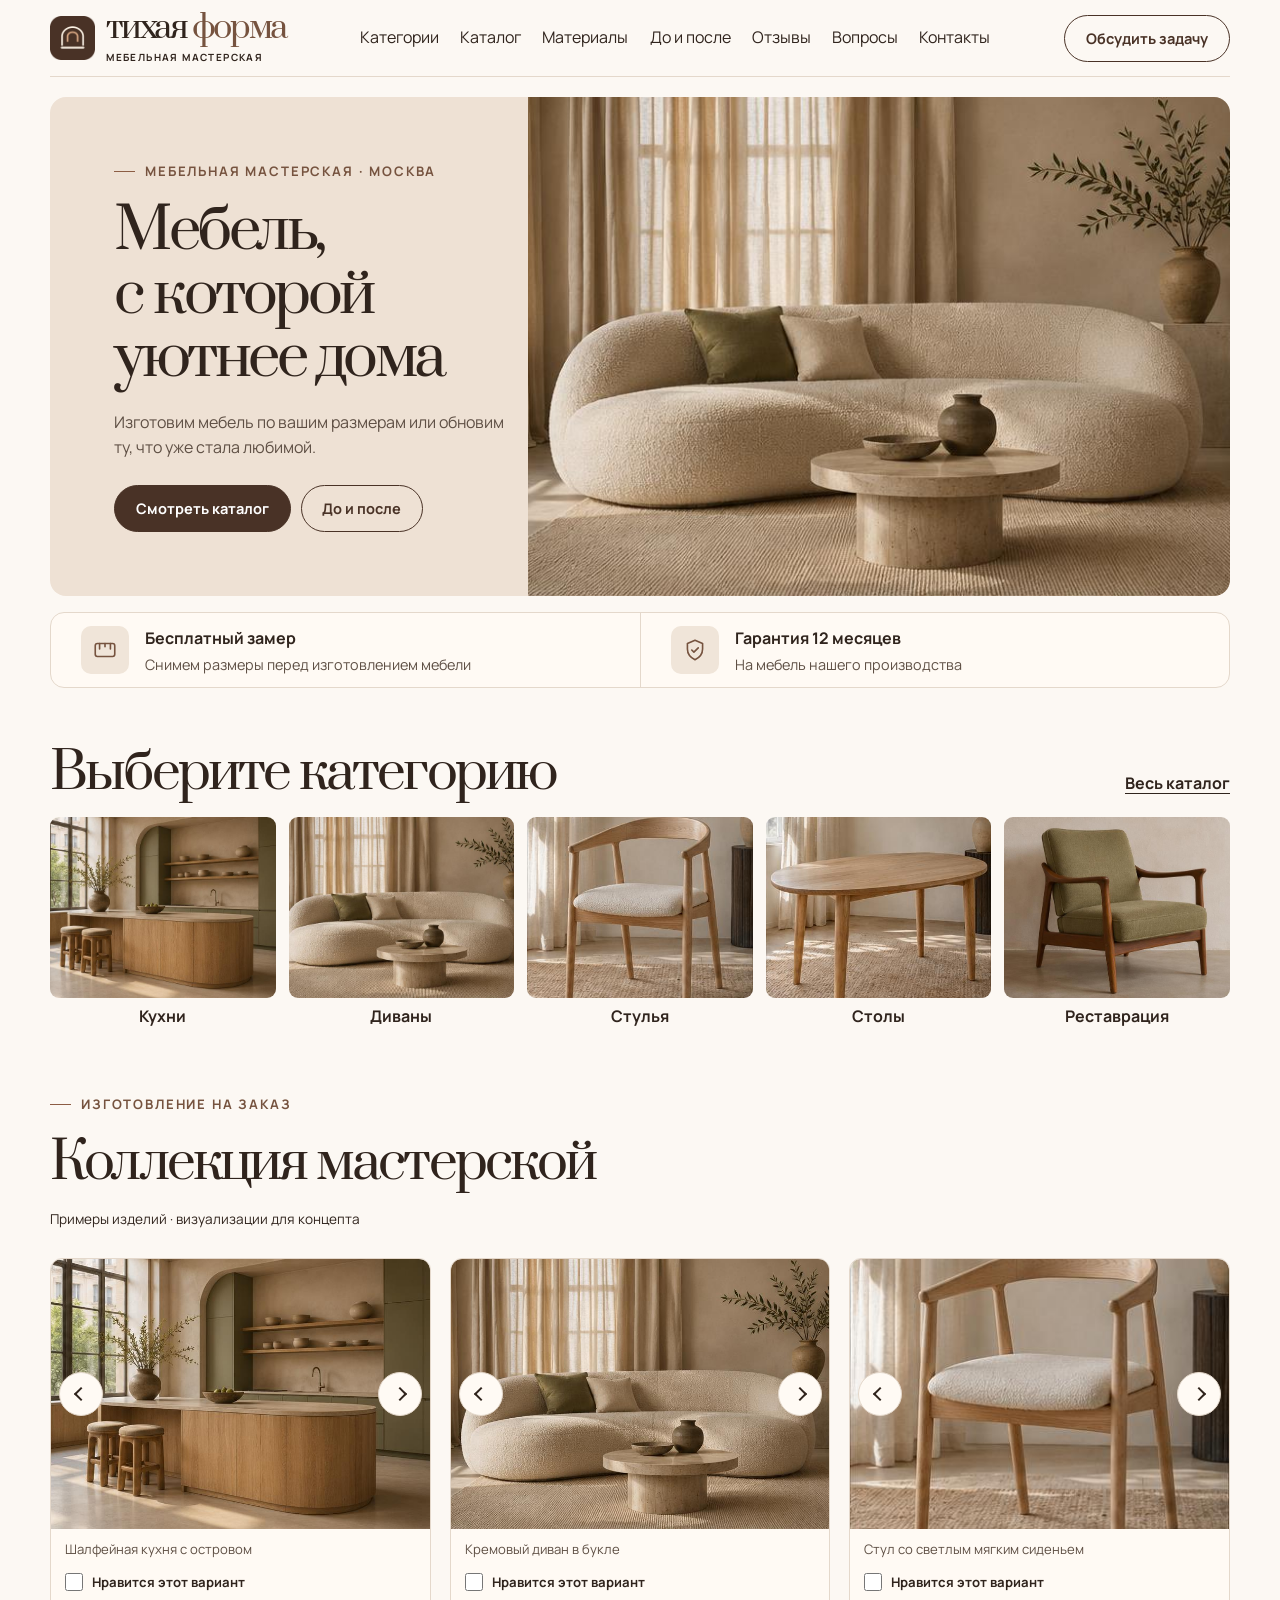
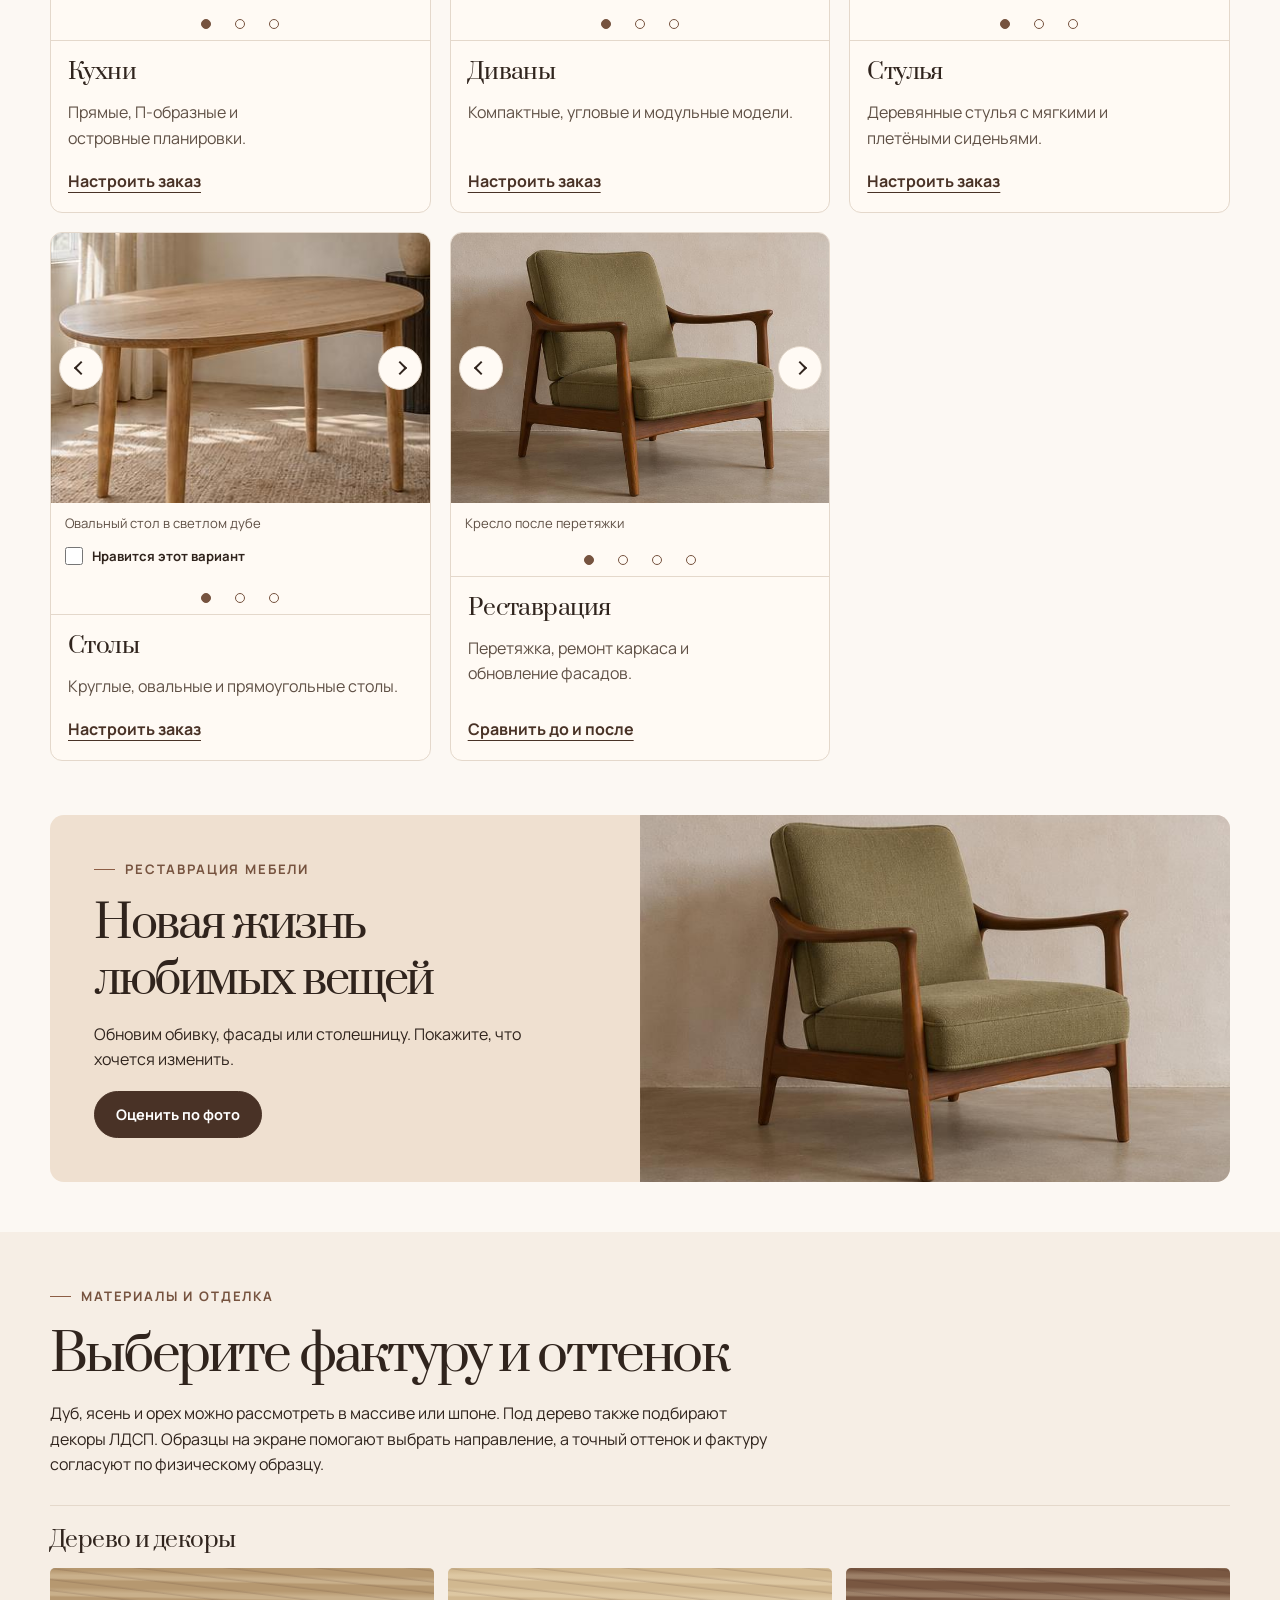
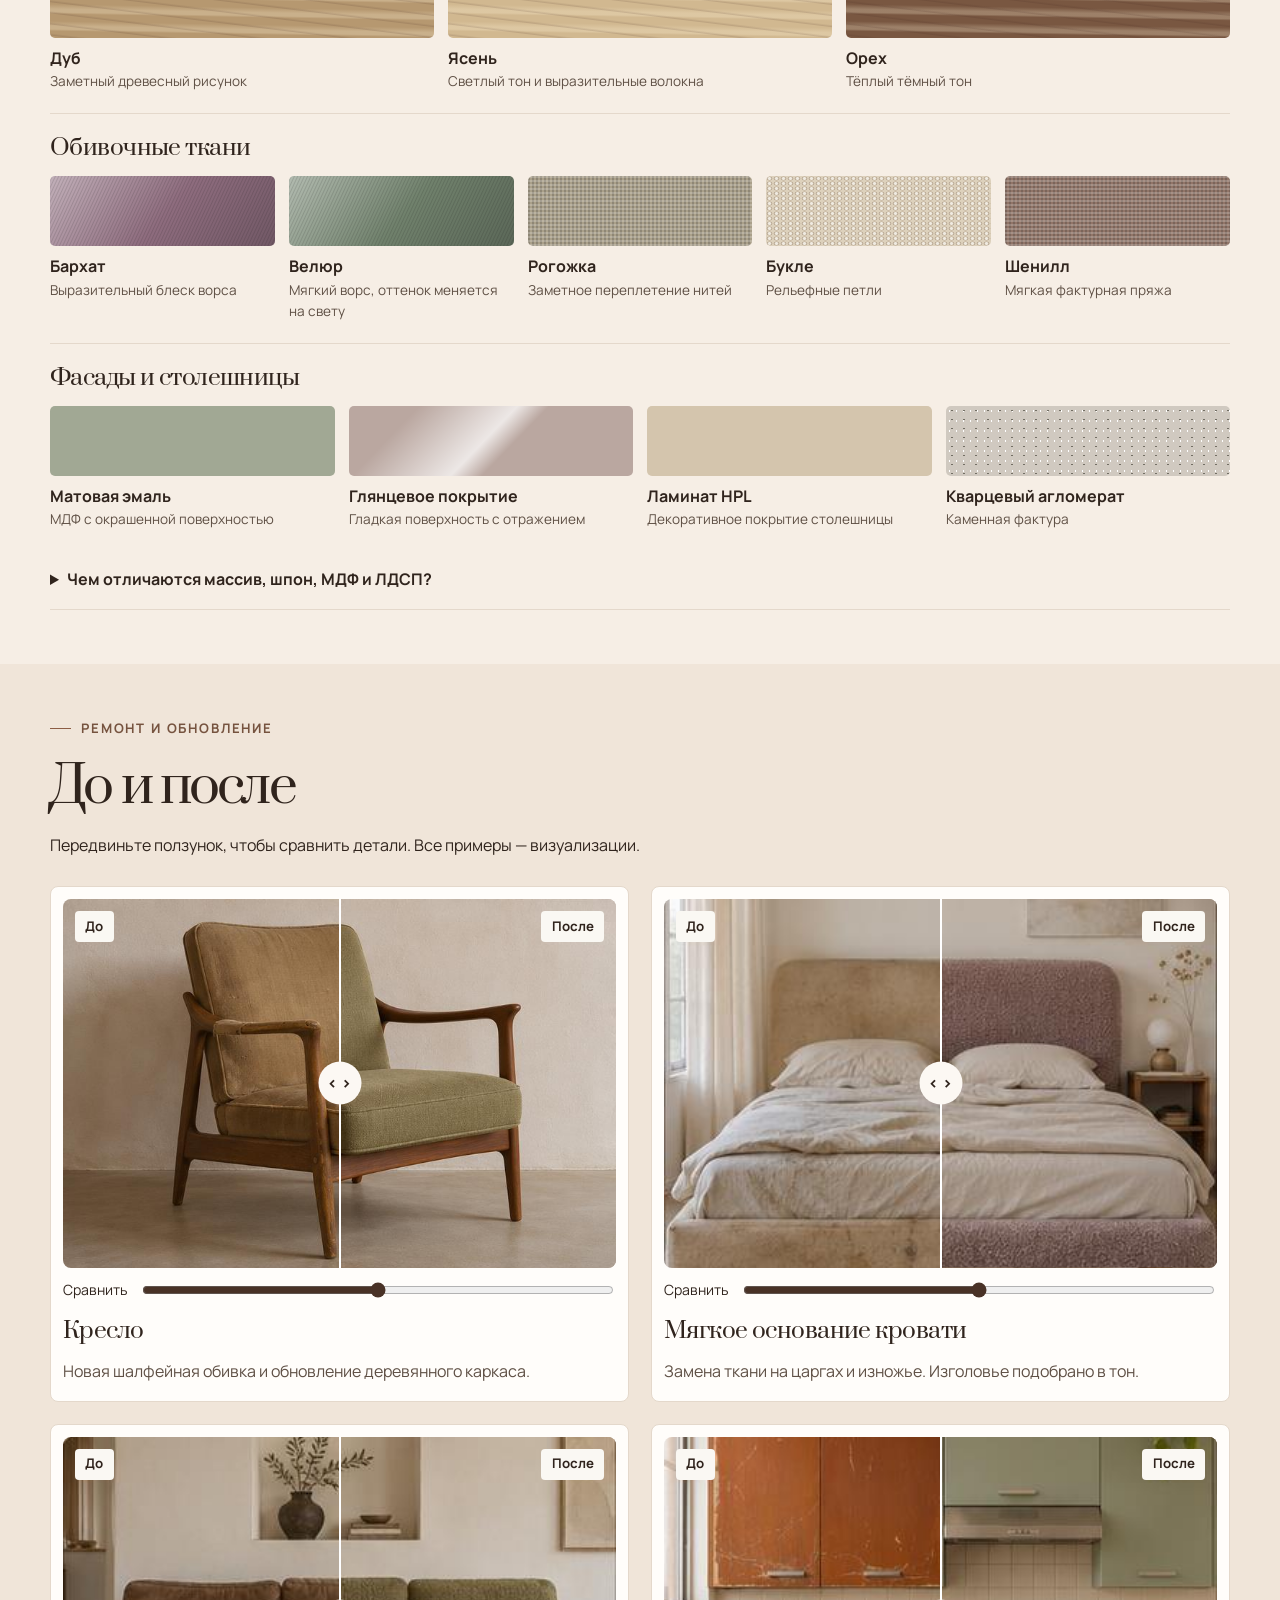
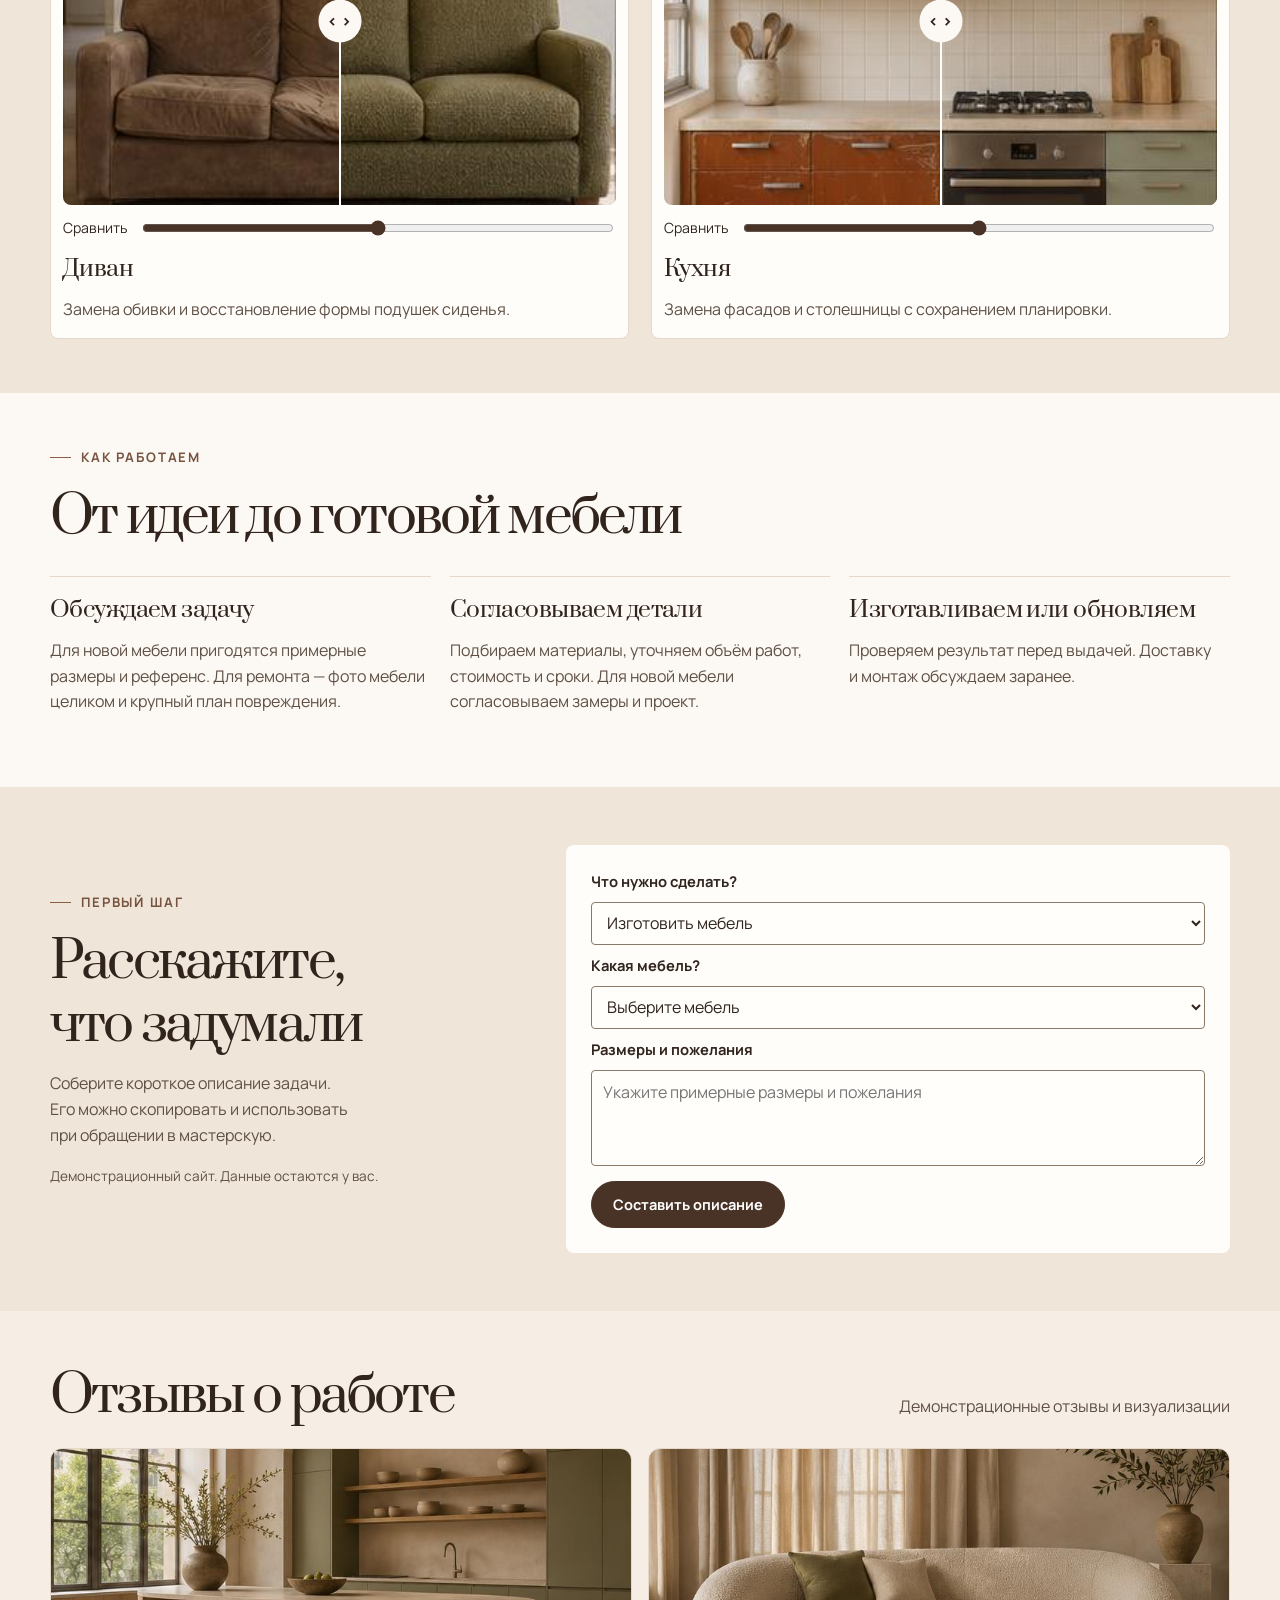
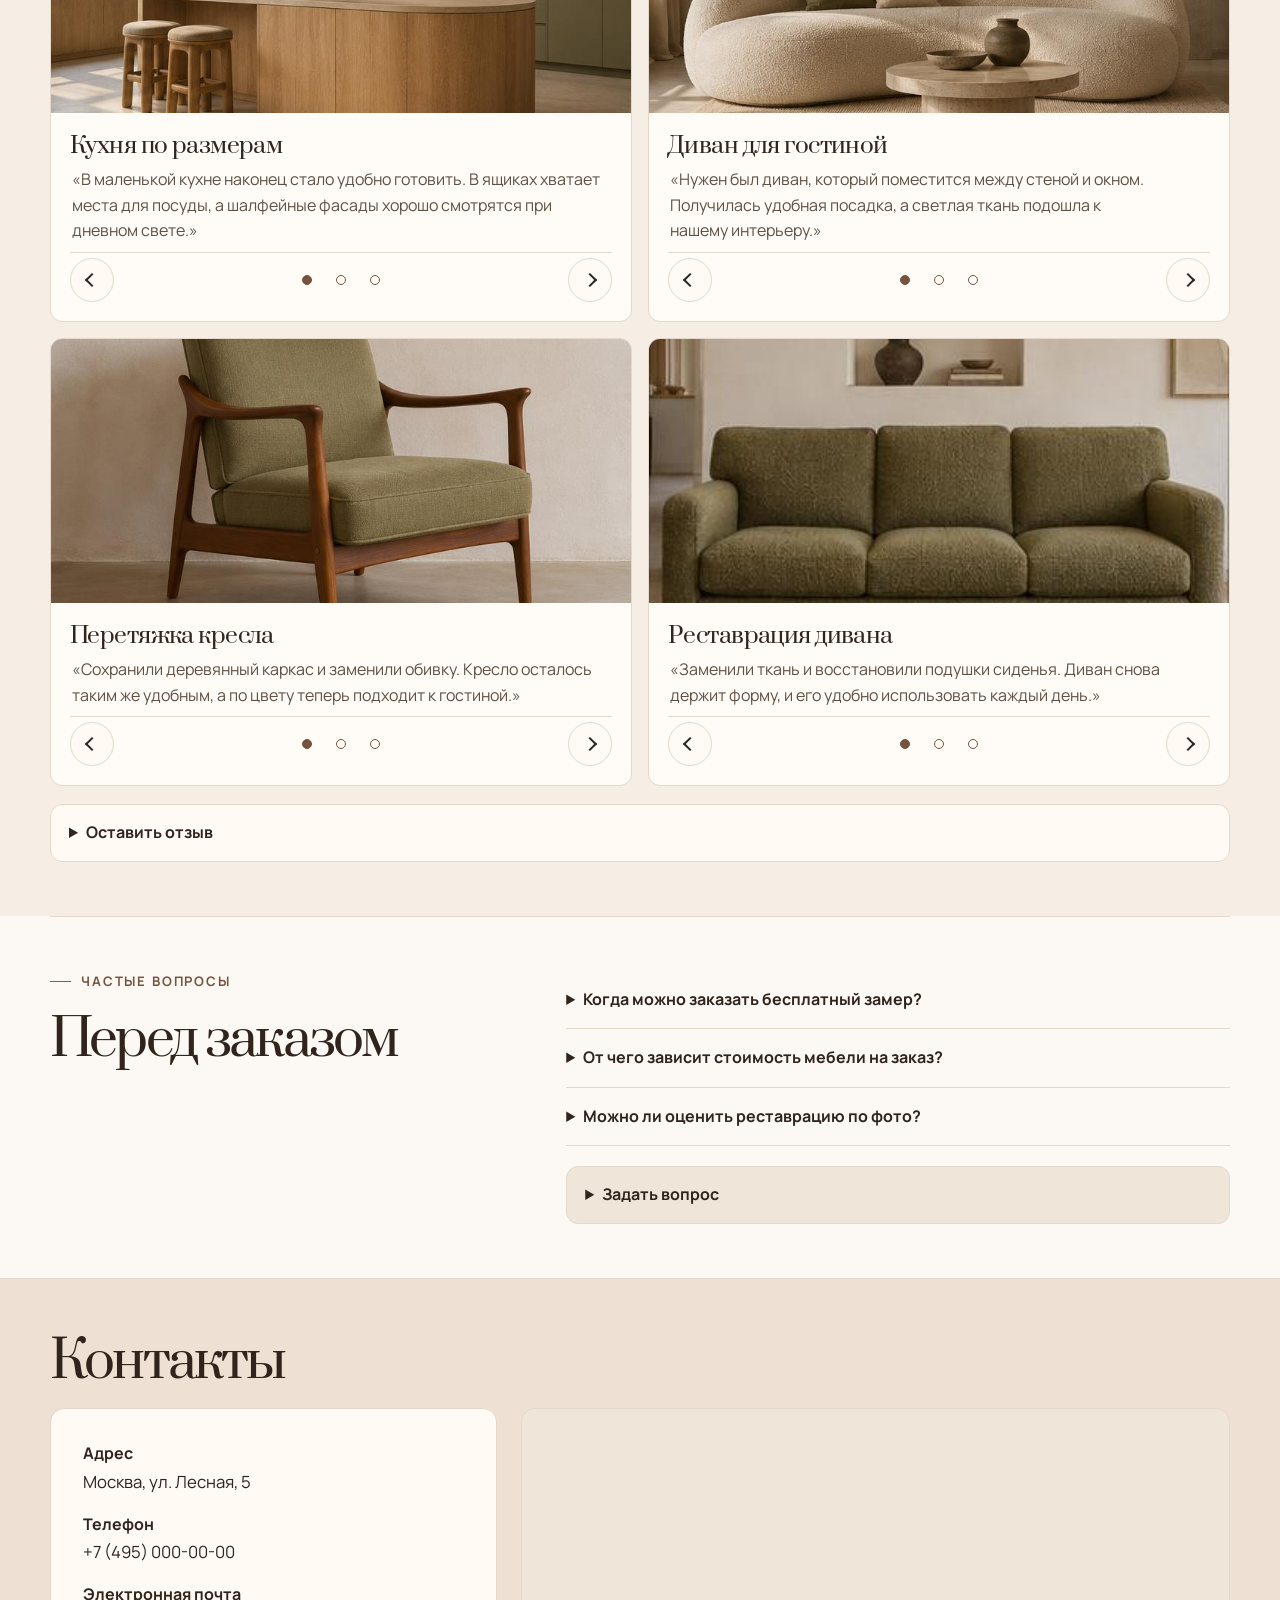
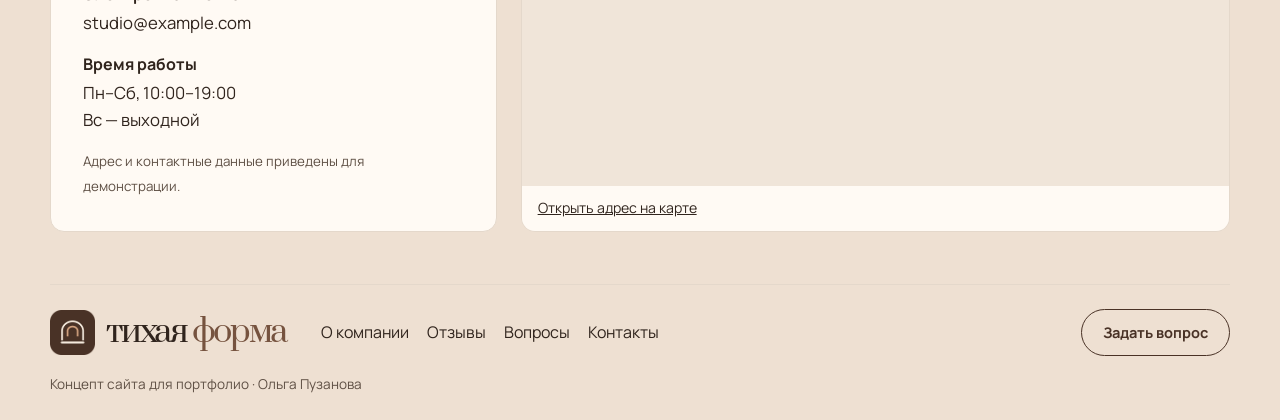
<file: tihaya-forma/index.html>
<!doctype html>
<html lang="ru">
<head><meta charset="utf-8"><meta name="viewport" content="width=device-width,initial-scale=1"><meta name="description" content="Тихая форма — концепт сайта московской мебельной мастерской. Кухни, шкафы и диваны на заказ, ремонт и перетяжка мебели."><title>Тихая форма — каталог мастерской</title><link rel="preconnect" href="https://fonts.googleapis.com"><link rel="preconnect" href="https://fonts.gstatic.com" crossorigin><link href="https://fonts.googleapis.com/css2?family=Manrope:wght@400;500;600;700&family=Prata&display=swap" rel="stylesheet"><style>*{box-sizing:border-box} :root{color-scheme:light;--ink:#252d25;--sub:#50584d;--paper:#faf8f3;--green:#3b513e;--line:#d9dcd2;--serif:Prata,Georgia,serif}html{scroll-behavior:smooth}body{margin:0;background:var(--paper);color:var(--ink);font:16px/1.65 Manrope,Arial,sans-serif}a{color:inherit}p{margin:0 0 1.1rem}h1,h2,h3{margin:0 0 .85rem;font-weight:400;font-family:var(--serif);line-height:1.24}h1{font-size:clamp(2.6rem,5.1vw,5.45rem);letter-spacing:-.07em;line-height:1.12}h1 em{color:#526950;font-style:normal}h2{font-size:clamp(2rem,4vw,3.6rem);letter-spacing:-.055em}h3{font-size:1.42rem;letter-spacing:-.025em}.wrap{width:min(1320px,calc(100% - 112px));margin-inline:auto}.top{min-height:94px;display:flex;align-items:center;justify-content:space-between;gap:24px;border-bottom:1px solid var(--line)}.brand{text-decoration:none;font:2rem/1 var(--serif);letter-spacing:-.075em;white-space:nowrap}.brand span{color:#67795e;margin-left:.17em}.brand small{display:block;letter-spacing:.15em;font:700 .62rem Manrope,sans-serif;letter-spacing:.14em;margin-top:9px}.top nav{display:flex;gap:clamp(16px,3.1vw,47px)}.top nav a{text-decoration:none}.top nav a:hover,.card-body a:hover{color:#687f64}.btn{display:inline-flex;justify-content:center;align-items:center;padding:.76rem 1.3rem;min-height:47px;border:1px solid var(--green);border-radius:5px;font:700 .91rem Manrope,Arial,sans-serif;text-decoration:none;cursor:pointer;transition:background .2s,color .2s}.btn.primary{background:var(--green);color:white}.btn.primary:hover{background:#2e4131}.btn.outline{background:transparent;color:var(--green)}.btn.outline:hover{background:#e2e9df}.hero{display:grid;grid-template-columns:1fr 1.08fr;align-items:center;gap:36px;padding-block:40px 0}.hero-copy{padding-block:25px}.eyebrow{font-size:.82rem;font-weight:700;text-transform:uppercase;letter-spacing:.14em;color:#4d654e;display:flex;align-items:center;gap:10px;margin-bottom:1.1rem}.eyebrow i{display:inline-block;width:21px;height:1px;background:#668063}.intro{max-width:415px;font-size:1.08rem;color:var(--sub);margin:1.5rem 0 1.8rem}.actions{display:flex;gap:10px;flex-wrap:wrap}.photo{background-size:cover;background-position:center;background-color:#d7d8c9}.kitchen{background-image:url(./photo-1.jpg)}.sofa{background-image:url(./photo-2.jpg)}.before{background-image:url(./photo-3.jpg)}.after{background-image:url(./photo-4.jpg)}.hero-image{min-height:clamp(370px,40vw,550px);border-radius:9px;position:relative;background-position:55% center}.hero-image span{position:absolute;bottom:18px;left:18px;background:#faf8f0;color:#414b3f;padding:.48rem .75rem;border-radius:3px;font-size:.68rem;font-weight:700;letter-spacing:.15em}.hero-image b{padding-inline:.25rem}.section{padding-block:75px}.section-title{margin-bottom:27px}.cards,.steps{display:grid;grid-template-columns:repeat(3,1fr);gap:19px}.cards article{overflow:hidden;border-radius:7px;background:#fffdfa;border:1px solid #e3e3da;display:flex;flex-direction:column}.cards .photo{aspect-ratio:1.65}.card-body{padding:23px;flex:1;display:flex;flex-direction:column}.card-body a{margin-top:auto;color:var(--green);font-weight:700;text-underline-offset:5px}.card-body p,.steps p,.feature p,.faq details p{color:var(--sub)}.showcase{background:#e8ede3}.feature{display:grid;grid-template-columns:.82fr 1.18fr;gap:55px;align-items:center;padding-block:58px}.feature p{max-width:440px}.muted{font-size:.85rem}.comparison{aspect-ratio:1.5;position:relative;overflow:hidden;border-radius:8px;--pos:50%}.comparison .photo{position:absolute;inset:0}.comparison .after{clip-path:inset(0 0 0 var(--pos))}.divider{position:absolute;top:0;bottom:0;left:var(--pos);width:2px;background:#fff;transform:translateX(-50%);pointer-events:none}.divider b{position:absolute;top:50%;left:50%;transform:translate(-50%,-50%);background:var(--paper);border-radius:99px;width:43px;height:43px;display:grid;place-items:center;font-size:1.05rem}.tag{position:absolute;top:12px;border-radius:4px;padding:.3rem .65rem;background:#faf8f3;font-size:.83rem;font-weight:700}.first{left:12px}.last{right:12px}figure{margin:0}figcaption{display:flex;gap:12px;align-items:center;padding-top:.7rem;font-size:.88rem}figcaption input{flex:1;min-width:0;accent-color:var(--green)}.steps article{border-top:1px solid var(--line);padding-top:19px}.faq{border-top:1px solid var(--line);display:grid;grid-template-columns:.82fr 1.18fr;gap:55px}details{border-bottom:1px solid var(--line);padding:1rem 0}summary{cursor:pointer;font-weight:700}details p{margin:.75rem 0 0}.brief{background:#e8ede3}form{background:#fffdfa;border-radius:8px;padding:25px;display:grid;gap:.53rem}form label{display:block;font-size:.92rem;font-weight:700}form input,form select,form textarea{width:100%;font:inherit;border:1px solid #abb6aa;background:#fffefa;color:var(--ink);border-radius:4px;padding:.55rem .7rem}form input[type=file]{padding:.42rem}form textarea{resize:vertical}form button{justify-self:start;margin-top:.4rem}form small{display:block;margin-top:.35rem}.status{margin:0}.status:empty{display:none}footer{display:flex;justify-content:space-between;align-items:center;gap:16px;padding-block:27px}footer p{margin:0;color:var(--sub);font-size:.85rem}:focus-visible{outline:2px solid #344937;outline-offset:4px}
@media(max-width:1050px){.wrap{width:calc(100% - 64px)}.hero{gap:24px}.feature,.faq{gap:32px}.card-body{padding:17px}}@media(max-width:760px){.wrap{width:calc(100% - 36px)}.top{min-height:70px;gap:8px}.top nav{display:none}.brand{font-size:1.7rem}.top .btn{padding:.55rem .7rem;font-size:.79rem}.hero,.feature,.faq{grid-template-columns:1fr;gap:20px}.hero{padding-top:15px}.hero-copy{padding-bottom:0}.hero-image{min-height:0;aspect-ratio:1.34}.section{padding-block:48px}.feature{padding-block:36px}.cards,.steps{grid-template-columns:1fr}.cards .photo{aspect-ratio:1.9}.card-body{padding:19px}footer{align-items:flex-start;flex-direction:column}}@media(prefers-reduced-motion:reduce){html{scroll-behavior:auto}.btn{transition:none}}

 .project-cards{grid-template-columns:repeat(4,minmax(0,1fr))}.project-cards img{display:block;width:100%;aspect-ratio:1.35;object-fit:cover;background:#d7d8c9}.material-band{background:#f0ece4}.material-band .section-title>p:last-child,.review-band .wrap>p:not(.eyebrow){max-width:720px}.material-group{border-top:1px solid var(--line);padding-block:20px}.samples{display:grid;grid-template-columns:repeat(auto-fit,minmax(132px,1fr));gap:14px}.samples strong,.samples small{display:block}.samples small{color:var(--sub);font-size:.85rem}.swatch{display:block;min-height:70px;margin-bottom:8px;border-radius:5px;background-color:var(--sample)}.swatch.wood{background-image:repeating-linear-gradient(7deg,transparent 0 2px,#3e211b22 3px,transparent 5px 11px),repeating-linear-gradient(1deg,transparent 0 7px,#fff2d544 9px 12px,transparent 17px)}.swatch.fabric{background-image:repeating-linear-gradient(115deg,transparent 0 1px,#1112 2px,transparent 3px),linear-gradient(130deg,#fff7,transparent 52%,#2224)}.swatch.fabric.swatch-2,.swatch.fabric.swatch-4{background-image:repeating-linear-gradient(0deg,#fff3 0 2px,transparent 2px 4px),repeating-linear-gradient(90deg,#2223 0 2px,transparent 2px 4px)}.swatch.fabric.swatch-3{background-image:radial-gradient(ellipse at center,#fff8 30%,#65483255 45%,transparent 65%);background-size:7px 5px}.swatch.surface.swatch-1{background-image:linear-gradient(134deg,transparent 20%,#fffb 48%,transparent 57%)}.swatch.surface.swatch-3{background-image:radial-gradient(#726e64 8%,transparent 12%),radial-gradient(#fff 10%,transparent 16%);background-size:12px 9px,7px 10px}.restoration-grid,.review-grid,.options-grid{display:grid;grid-template-columns:repeat(2,minmax(0,1fr));gap:22px}.restoration{background:#fffdfa;border:1px solid var(--line);padding:12px;border-radius:8px}.restoration h3{margin-top:1rem}.restoration p{margin-bottom:.25rem;color:var(--sub)}.comparison img{position:absolute;inset:0;width:100%;height:100%;object-fit:cover;background:none}.review-band{background:#f5efe9}.review-grid article{border-top:1px solid var(--line);padding-top:15px}fieldset{border:1px solid var(--line);border-radius:5px;margin:4px 0;min-width:0}fieldset legend{padding-inline:4px;font-weight:700}.options-grid{gap:.6rem}.options-grid div{min-width:0}.top nav{gap:clamp(10px,1.65vw,24px);flex-wrap:wrap}@media(max-width:1050px){.project-cards{grid-template-columns:repeat(2,minmax(0,1fr))}}@media(max-width:760px){.restoration-grid,.review-grid{grid-template-columns:1fr}.project-cards{gap:10px}.project-cards .card-body{padding:12px}.project-cards h3{font-size:1.18rem}}@media(max-width:440px){.options-grid{grid-template-columns:1fr}}

/* Readability and layout at narrow widths and high zoom. */
body { font-size: 1rem; line-height: 1.6; overflow-wrap: anywhere; }
h1, h2, h3 { text-wrap: balance; }
p { max-inline-size: 67ch; text-wrap: pretty; }
.card-body a { text-decoration-thickness: from-font; }
form input, form select, form textarea { font-size: max(1rem, 16px); min-inline-size: 0; }
form { grid-template-columns: minmax(0, 1fr); }
figcaption input { font-variant-numeric: tabular-nums; }
.eyebrow i { flex: 0 0 21px; }
@media (max-width: 760px) {
  .top { flex-wrap: wrap; padding-block: 12px; }
  .top nav { display: flex; order: 1; width: 100%; column-gap: 16px; row-gap: 3px; }
  .top nav a { padding-block: 4px; }
  h1 { font-size: clamp(2.15rem, 7.6vw, 2.6rem); }
}
@media (max-width: 400px) {
  .project-cards { grid-template-columns: minmax(0, 1fr); }
}
@media (prefers-reduced-motion: reduce) {
  html { scroll-behavior: auto; }
  .btn { transition: none; }
}

.showroom{--ink:#30241d;--sub:#5f5045;--paper:#fcf8f3;--green:#493226;--line:#e4d8cb}
.showroom .wrap{width:min(1180px,calc(100% - 72px))}
.showroom .top{min-height:77px}
.showroom .brand span,.showroom .eyebrow{color:#76533f}
.showroom .eyebrow i{background:#8c5d44}
.showroom .top nav a:hover,.showroom .card-body a:hover{color:#76533f}
.showroom .btn.primary{border-radius:999px}
.showroom .btn.primary:hover{background:#634434}
.showroom .btn.outline{border-radius:999px}
.showroom .btn.outline:hover{background:#f0e4d7}
.showroom :focus-visible{outline-color:#674635}
.showroom-hero{grid-template-columns:minmax(0,.9fr) minmax(0,1.32fr);gap:0;padding:0;margin-top:20px;background:#eee1d4;border-radius:16px;overflow:hidden}
.showroom-hero .hero-copy{padding:clamp(25px,5vw,68px);padding-right:20px}
.showroom-hero h1{font-size:clamp(2.6rem,4.5vw,4.65rem);letter-spacing:-.06em;line-height:1.11}
.showroom-hero .hero-image{min-height:450px;height:100%;border-radius:0;background-position:center}
.showroom-hero .intro{font-size:1rem;margin-block:1.15rem 1.5rem}
.showroom-perks{display:grid;grid-template-columns:repeat(2,minmax(0,1fr));list-style:none;padding:0;margin:16px auto 0;background:#fffaf4;border:1px solid var(--line);border-radius:14px;overflow:hidden}
.showroom-perks li{display:flex;align-items:center;gap:16px;padding:13px clamp(12px,2.5vw,30px)}
.showroom-perks li+li{border-left:1px solid var(--line)}
.showroom-perks strong,.perk-copy>span{display:block}
.perk-copy>span{color:var(--sub);font-size:.9rem;line-height:1.35;margin-top:3px}
.perk-icon{width:48px;height:48px;flex:0 0 48px;display:grid;place-items:center;border-radius:10px;background:#f0e5d9;color:#76533f}
.perk-icon svg{width:26px;height:26px}
.showroom .section{padding-block:54px}
.showroom-categories.section{padding-bottom:10px}
.showroom-heading{display:flex;align-items:baseline;justify-content:space-between;gap:12px;flex-wrap:wrap;margin-bottom:12px}
.showroom-heading h2{margin:0}
.showroom-heading a{font-weight:700;text-underline-offset:4px}
.showroom-category-grid{display:grid;grid-template-columns:repeat(5,minmax(0,1fr));gap:13px}
.showroom-category-grid a{display:grid;gap:6px;text-decoration:none;font-weight:700;text-align:center}
.showroom-category-grid img{display:block;width:100%;aspect-ratio:1.25;object-fit:cover;border-radius:9px;background:#e8d8c7}
.showroom-category-grid a:hover span{text-decoration:underline}
.showroom .project-cards article{background:#fffaf4;border-color:var(--line);border-radius:12px;scroll-margin-top:15px}
.showroom .project-cards img{aspect-ratio:1.17}
.showroom .project-cards .card-body{padding:17px}
.showroom-invitation{display:grid;grid-template-columns:1fr 1fr;min-height:245px;background:#efe0d0;border-radius:14px;overflow:hidden;margin-bottom:50px}
.showroom-invitation>div:first-child{padding:clamp(23px,4vw,44px)}
.showroom-invitation h2{font-size:clamp(1.85rem,3.5vw,3rem)}
.invitation-image{position:relative;min-height:215px}
.invitation-image img{position:absolute;inset:0;width:100%;height:100%;object-fit:cover;object-position:center 62%}
.showroom .showcase,.showroom .brief{background:#f0e5d9}
.showroom .material-band,.showroom .review-band{background:#f6eee5}
@media(max-width:900px){.showroom-hero .hero-image{min-height:350px}.showroom .wrap{width:calc(100% - 48px)}}
@media(max-width:760px){.showroom .wrap{width:calc(100% - 32px)}.showroom-hero,.showroom-invitation{grid-template-columns:1fr}.showroom-hero .hero-image{min-height:0;aspect-ratio:1.7}.showroom-hero .hero-copy{padding:24px}.hero-break{display:none}.showroom-category-grid{grid-template-columns:repeat(3,minmax(0,1fr));gap:9px}.showroom .section{padding-block:38px}.showroom-categories.section{padding-bottom:5px}}
@media(max-width:420px){.showroom-perks{grid-template-columns:1fr;margin-top:12px}.showroom-perks li{gap:12px}.showroom-perks li+li{border-left:0;border-top:1px solid var(--line)}.showroom-hero h1{font-size:2.25rem}.showroom-category-grid{grid-template-columns:repeat(2,minmax(0,1fr))}}
.showroom .review-note{color:var(--sub);margin-bottom:1.3rem}
.showroom .review-grid{grid-template-columns:repeat(2,minmax(0,1fr));gap:16px}
.showroom .review-card{display:grid;grid-template-columns:minmax(105px,.72fr) minmax(0,1fr);overflow:hidden;border:1px solid var(--line);border-radius:12px;background:#fffbf6;padding:0}
.review-card img{width:100%;height:100%;min-height:196px;object-fit:cover}
.review-copy{padding:19px}
.review-copy h3{margin-bottom:.48rem}
.review-copy blockquote{margin:0;color:var(--sub);text-wrap:pretty}
.review-type{font-size:.85rem;font-weight:700;margin:0 0 .35rem;color:#76533f}
.showroom form :is(input,select,textarea){border-color:#897969}
.showroom .tag{color:#30241d}
@media(max-width:900px){.showroom .review-card{grid-template-columns:minmax(0,1fr)}.review-card img{height:auto;min-height:0;aspect-ratio:1.7}}
@media(max-width:600px){.showroom .review-grid{grid-template-columns:minmax(0,1fr)}}
</style><link rel="icon" type="image/png" href="./tihaya-forma-logo.png"><link rel="stylesheet" href="./catalog.css"><link rel="stylesheet" href="./order-ui.css"><link rel="stylesheet" href="./showroom-finish.css"></head>
<body class="showroom">
<header class="wrap top"><a href="#" class="brand" aria-label="Тихая форма. На главную"><img src="./tihaya-forma-logo.png" alt="" width="44" height="44"><div>тихая<span>форма</span><small>МЕБЕЛЬНАЯ МАСТЕРСКАЯ</small></div></a><nav aria-label="Основное меню"><a href="#services">Категории</a><a href="#projects">Каталог</a><a href="#materials">Материалы</a><a href="#works">До и после</a><a href="#reviews">Отзывы</a><a href="#questions">Вопросы</a><a href="#contacts">Контакты</a></nav><a class="btn outline" href="#brief">Обсудить задачу</a></header>
<main>
<section class="hero wrap showroom-hero" id="about"><div class="hero-copy"><p class="eyebrow"><i></i> Мебельная мастерская · Москва</p><h1>Мебель, с которой<br class="hero-break"> уютнее дома</h1><p class="intro">Изготовим мебель по вашим размерам или обновим ту, что уже стала любимой.</p><div class="actions"><a class="btn primary" href="#projects">Смотреть каталог</a><a class="btn outline" href="#works">До и после</a></div></div><div class="hero-image photo sofa" role="img" aria-label="Гостиная с кремовым диваном"></div></section>
<ul class="wrap showroom-perks" aria-label="Условия заказа мебели">
  <li>
    <span class="perk-icon" aria-hidden="true"><svg viewBox="0 0 24 24" fill="none" stroke="currentColor" stroke-width="1.5" stroke-linecap="round" stroke-linejoin="round"><rect x="3" y="6" width="18" height="12" rx="2"/><path d="M7 6v5m5-5v3m5-3v5"/></svg></span>
    <div class="perk-copy"><strong>Бесплатный замер</strong><span>Снимем размеры перед изготовлением мебели</span></div>
  </li>
  <li>
    <span class="perk-icon" aria-hidden="true"><svg viewBox="0 0 24 24" fill="none" stroke="currentColor" stroke-width="1.5" stroke-linecap="round" stroke-linejoin="round"><path d="M12 3 5 6v5c0 4.2 2.7 7.8 7 10 4.3-2.2 7-5.8 7-10V6l-7-3Z"/><path d="m9 12 2 2 4-4"/></svg></span>
    <div class="perk-copy"><strong>Гарантия 12 месяцев</strong><span>На мебель нашего производства</span></div>
  </li>
</ul>
<section class="wrap showroom-categories section" id="services"><div class="showroom-heading"><h2>Выберите категорию</h2><a href="#projects">Весь каталог</a></div><div class="showroom-category-grid"><a href="#project-kitchen"><img src="./photo-1.jpg" alt="" loading="lazy"><span>Кухни</span></a><a href="#project-sofa"><img src="./photo-2.jpg" alt="" loading="lazy"><span>Диваны</span></a><a href="#project-chair"><img src="./photo-5.jpg" alt="" loading="lazy"><span>Стулья</span></a><a href="#project-table"><img src="./photo-6.jpg" alt="" loading="lazy"><span>Столы</span></a><a href="#project-restoration"><img src="./photo-4.jpg" alt="" loading="lazy"><span>Реставрация</span></a></div></section>
<section class="wrap section" id="projects"><div class="section-title"><p class="eyebrow"><i></i> Изготовление на заказ</p><h2>Коллекция мастерской</h2><p class="muted">Примеры изделий · визуализации для концепта</p></div><div class="cards project-cards"><article id="project-kitchen"><div class="catalog-gallery" role="group" aria-label="Кухни. Примеры">
  <div class="catalog-gallery-track" id="gallery-kitchen" tabindex="0" aria-label="Фотографии можно листать стрелками">
    <figure><img src="./photo-1.jpg" alt="Шалфейная кухня с островом" loading="lazy" decoding="async"><figcaption><span id="reference-kitchen-1">Шалфейная кухня с островом</span><label class="catalog-reference-choice"><input type="checkbox" aria-describedby="reference-kitchen-1"><span>Нравится этот вариант</span></label></figcaption></figure>
    <figure><img src="./kitchen-charcoal.webp" alt="П-образная кухня с тёмными фасадами" loading="lazy" decoding="async"><figcaption><span id="reference-kitchen-2">П-образная кухня с тёмными фасадами</span><label class="catalog-reference-choice"><input type="checkbox" aria-describedby="reference-kitchen-2"><span>Нравится этот вариант</span></label></figcaption></figure>
    <figure><img src="./kitchen-ivory.webp" alt="Прямая кухня в оттенке слоновой кости" loading="lazy" decoding="async"><figcaption><span id="reference-kitchen-3">Прямая кухня в оттенке слоновой кости</span><label class="catalog-reference-choice"><input type="checkbox" aria-describedby="reference-kitchen-3"><span>Нравится этот вариант</span></label></figcaption></figure>
  </div>
  <button class="catalog-gallery-arrow previous" type="button" aria-label="Предыдущий пример" aria-controls="gallery-kitchen" hidden></button>
  <button class="catalog-gallery-arrow next" type="button" aria-label="Следующий пример" aria-controls="gallery-kitchen" hidden></button>
  <div class="catalog-gallery-dots" hidden>
    <button type="button" aria-label="Пример 1. Шалфейная кухня с островом" aria-controls="gallery-kitchen"></button>
    <button type="button" aria-label="Пример 2. П-образная кухня с тёмными фасадами" aria-controls="gallery-kitchen"></button>
    <button type="button" aria-label="Пример 3. Прямая кухня в оттенке слоновой кости" aria-controls="gallery-kitchen"></button>
  </div>
</div><div class="card-body"><h3>Кухни</h3><p>Прямые, П-образные и островные планировки.</p><a href="#brief" data-choice="new" data-item="Кухня">Настроить заказ</a></div></article><article id="project-sofa"><div class="catalog-gallery" role="group" aria-label="Диваны. Примеры">
  <div class="catalog-gallery-track" id="gallery-sofa" tabindex="0" aria-label="Фотографии можно листать стрелками">
    <figure><img src="./photo-2.jpg" alt="Кремовый диван в букле" loading="lazy" decoding="async"><figcaption><span id="reference-sofa-1">Кремовый диван в букле</span><label class="catalog-reference-choice"><input type="checkbox" aria-describedby="reference-sofa-1"><span>Нравится этот вариант</span></label></figcaption></figure>
    <figure><img src="./sofa-olive.webp" alt="Оливковый модульный диван с оттоманкой" loading="lazy" decoding="async"><figcaption><span id="reference-sofa-2">Оливковый модульный диван с оттоманкой</span><label class="catalog-reference-choice"><input type="checkbox" aria-describedby="reference-sofa-2"><span>Нравится этот вариант</span></label></figcaption></figure>
    <figure><img src="./sofa-terracotta.webp" alt="Терракотовый двухместный диван" loading="lazy" decoding="async"><figcaption><span id="reference-sofa-3">Терракотовый двухместный диван</span><label class="catalog-reference-choice"><input type="checkbox" aria-describedby="reference-sofa-3"><span>Нравится этот вариант</span></label></figcaption></figure>
  </div>
  <button class="catalog-gallery-arrow previous" type="button" aria-label="Предыдущий пример" aria-controls="gallery-sofa" hidden></button>
  <button class="catalog-gallery-arrow next" type="button" aria-label="Следующий пример" aria-controls="gallery-sofa" hidden></button>
  <div class="catalog-gallery-dots" hidden>
    <button type="button" aria-label="Пример 1. Кремовый диван в букле" aria-controls="gallery-sofa"></button>
    <button type="button" aria-label="Пример 2. Оливковый модульный диван с оттоманкой" aria-controls="gallery-sofa"></button>
    <button type="button" aria-label="Пример 3. Терракотовый двухместный диван" aria-controls="gallery-sofa"></button>
  </div>
</div><div class="card-body"><h3>Диваны</h3><p>Компактные, угловые и модульные модели.</p><a href="#brief" data-choice="new" data-item="Диван">Настроить заказ</a></div></article><article id="project-chair"><div class="catalog-gallery" role="group" aria-label="Стулья. Примеры">
  <div class="catalog-gallery-track" id="gallery-chair" tabindex="0" aria-label="Фотографии можно листать стрелками">
    <figure><img src="./photo-5.jpg" alt="Стул со светлым мягким сиденьем" loading="lazy" decoding="async"><figcaption><span id="reference-chair-1">Стул со светлым мягким сиденьем</span><label class="catalog-reference-choice"><input type="checkbox" aria-describedby="reference-chair-1"><span>Нравится этот вариант</span></label></figcaption></figure>
    <figure><img src="./chair-ash.webp" alt="Стул из ясеня с плетёным сиденьем" loading="lazy" decoding="async"><figcaption><span id="reference-chair-2">Стул из ясеня с плетёным сиденьем</span><label class="catalog-reference-choice"><input type="checkbox" aria-describedby="reference-chair-2"><span>Нравится этот вариант</span></label></figcaption></figure>
    <figure><img src="./chair-walnut.webp" alt="Ореховый стул с зелёной обивкой" loading="lazy" decoding="async"><figcaption><span id="reference-chair-3">Ореховый стул с зелёной обивкой</span><label class="catalog-reference-choice"><input type="checkbox" aria-describedby="reference-chair-3"><span>Нравится этот вариант</span></label></figcaption></figure>
  </div>
  <button class="catalog-gallery-arrow previous" type="button" aria-label="Предыдущий пример" aria-controls="gallery-chair" hidden></button>
  <button class="catalog-gallery-arrow next" type="button" aria-label="Следующий пример" aria-controls="gallery-chair" hidden></button>
  <div class="catalog-gallery-dots" hidden>
    <button type="button" aria-label="Пример 1. Стул со светлым мягким сиденьем" aria-controls="gallery-chair"></button>
    <button type="button" aria-label="Пример 2. Стул из ясеня с плетёным сиденьем" aria-controls="gallery-chair"></button>
    <button type="button" aria-label="Пример 3. Ореховый стул с зелёной обивкой" aria-controls="gallery-chair"></button>
  </div>
</div><div class="card-body"><h3>Стулья</h3><p>Деревянные стулья с мягкими и плетёными сиденьями.</p><a href="#brief" data-choice="new" data-item="Стул">Настроить заказ</a></div></article><article id="project-table"><div class="catalog-gallery" role="group" aria-label="Столы. Примеры">
  <div class="catalog-gallery-track" id="gallery-table" tabindex="0" aria-label="Фотографии можно листать стрелками">
    <figure><img src="./photo-6.jpg" alt="Овальный стол в светлом дубе" loading="lazy" decoding="async"><figcaption><span id="reference-table-1">Овальный стол в светлом дубе</span><label class="catalog-reference-choice"><input type="checkbox" aria-describedby="reference-table-1"><span>Нравится этот вариант</span></label></figcaption></figure>
    <figure><img src="./table-round.webp" alt="Круглый стол с рифлёной опорой" loading="lazy" decoding="async"><figcaption><span id="reference-table-2">Круглый стол с рифлёной опорой</span><label class="catalog-reference-choice"><input type="checkbox" aria-describedby="reference-table-2"><span>Нравится этот вариант</span></label></figcaption></figure>
    <figure><img src="./table-walnut.webp" alt="Прямоугольный стол из ореха" loading="lazy" decoding="async"><figcaption><span id="reference-table-3">Прямоугольный стол из ореха</span><label class="catalog-reference-choice"><input type="checkbox" aria-describedby="reference-table-3"><span>Нравится этот вариант</span></label></figcaption></figure>
  </div>
  <button class="catalog-gallery-arrow previous" type="button" aria-label="Предыдущий пример" aria-controls="gallery-table" hidden></button>
  <button class="catalog-gallery-arrow next" type="button" aria-label="Следующий пример" aria-controls="gallery-table" hidden></button>
  <div class="catalog-gallery-dots" hidden>
    <button type="button" aria-label="Пример 1. Овальный стол в светлом дубе" aria-controls="gallery-table"></button>
    <button type="button" aria-label="Пример 2. Круглый стол с рифлёной опорой" aria-controls="gallery-table"></button>
    <button type="button" aria-label="Пример 3. Прямоугольный стол из ореха" aria-controls="gallery-table"></button>
  </div>
</div><div class="card-body"><h3>Столы</h3><p>Круглые, овальные и прямоугольные столы.</p><a href="#brief" data-choice="new" data-item="Стол">Настроить заказ</a></div></article><article id="project-restoration"><div class="catalog-gallery" role="group" aria-label="Реставрация. Примеры">
  <div class="catalog-gallery-track" id="gallery-restoration" tabindex="0" aria-label="Фотографии можно листать стрелками">
    <figure><img src="./photo-4.jpg" alt="Кресло после перетяжки" loading="lazy" decoding="async"><figcaption>Кресло после перетяжки</figcaption></figure>
    <figure><img src="./photo-8.jpg" alt="Кровать после замены обивки" loading="lazy" decoding="async"><figcaption>Кровать после замены обивки</figcaption></figure>
    <figure><img src="./photo-10.jpg" alt="Диван с обновлёнными подушками" loading="lazy" decoding="async"><figcaption>Диван с обновлёнными подушками</figcaption></figure>
    <figure><img src="./photo-12.jpg" alt="Кухня после замены фасадов" loading="lazy" decoding="async"><figcaption>Кухня после замены фасадов</figcaption></figure>
  </div>
  <button class="catalog-gallery-arrow previous" type="button" aria-label="Предыдущий пример" aria-controls="gallery-restoration" hidden></button>
  <button class="catalog-gallery-arrow next" type="button" aria-label="Следующий пример" aria-controls="gallery-restoration" hidden></button>
  <div class="catalog-gallery-dots" hidden>
    <button type="button" aria-label="Пример 1. Кресло после перетяжки" aria-controls="gallery-restoration"></button>
    <button type="button" aria-label="Пример 2. Кровать после замены обивки" aria-controls="gallery-restoration"></button>
    <button type="button" aria-label="Пример 3. Диван с обновлёнными подушками" aria-controls="gallery-restoration"></button>
    <button type="button" aria-label="Пример 4. Кухня после замены фасадов" aria-controls="gallery-restoration"></button>
  </div>
</div><div class="card-body"><h3>Реставрация</h3><p>Перетяжка, ремонт каркаса и обновление фасадов.</p><a href="#works">Сравнить до и после</a></div></article></div></section><section class="wrap showroom-invitation"><div><p class="eyebrow"><i></i> Реставрация мебели</p><h2>Новая жизнь любимых вещей</h2><p>Обновим обивку, фасады или столешницу. Покажите, что хочется изменить.</p><a class="btn primary" href="#brief" data-choice="repair">Оценить по фото</a></div><div class="invitation-image"><img src="./photo-4.jpg" alt="Кресло после перетяжки" loading="lazy"></div></section><section class="material-band" id="materials"><div class="wrap section"><div class="section-title"><p class="eyebrow"><i></i> Материалы и отделка</p><h2>Выберите фактуру и оттенок</h2><p>Дуб, ясень и орех можно рассмотреть в массиве или шпоне. Под дерево также подбирают декоры ЛДСП. Образцы на экране помогают выбрать направление, а точный оттенок и фактуру согласуют по физическому образцу.</p></div><div class="material-group"><h3>Дерево и декоры</h3><div class="samples"><div><span class="swatch wood swatch-0" style="--sample:#b69870" aria-hidden="true"></span><strong>Дуб</strong><small>Заметный древесный рисунок</small></div><div><span class="swatch wood swatch-1" style="--sample:#d1b890" aria-hidden="true"></span><strong>Ясень</strong><small>Светлый тон и выразительные волокна</small></div><div><span class="swatch wood swatch-2" style="--sample:#795741" aria-hidden="true"></span><strong>Орех</strong><small>Тёплый тёмный тон</small></div></div></div><div class="material-group"><h3>Обивочные ткани</h3><div class="samples"><div><span class="swatch fabric swatch-0" style="--sample:#8e6c7e" aria-hidden="true"></span><strong>Бархат</strong><small>Выразительный блеск ворса</small></div><div><span class="swatch fabric swatch-1" style="--sample:#70816c" aria-hidden="true"></span><strong>Велюр</strong><small>Мягкий ворс, оттенок меняется на свету</small></div><div><span class="swatch fabric swatch-2" style="--sample:#aaa08a" aria-hidden="true"></span><strong>Рогожка</strong><small>Заметное переплетение нитей</small></div><div><span class="swatch fabric swatch-3" style="--sample:#ddd1bc" aria-hidden="true"></span><strong>Букле</strong><small>Рельефные петли</small></div><div><span class="swatch fabric swatch-4" style="--sample:#917568" aria-hidden="true"></span><strong>Шенилл</strong><small>Мягкая фактурная пряжа</small></div></div></div><div class="material-group"><h3>Фасады и столешницы</h3><div class="samples"><div><span class="swatch surface swatch-0" style="--sample:#a1a894" aria-hidden="true"></span><strong>Матовая эмаль</strong><small>МДФ с окрашенной поверхностью</small></div><div><span class="swatch surface swatch-1" style="--sample:#baa7a0" aria-hidden="true"></span><strong>Глянцевое покрытие</strong><small>Гладкая поверхность с отражением</small></div><div><span class="swatch surface swatch-2" style="--sample:#d4c5ad" aria-hidden="true"></span><strong>Ламинат HPL</strong><small>Декоративное покрытие столешницы</small></div><div><span class="swatch surface swatch-3" style="--sample:#d0c9c0" aria-hidden="true"></span><strong>Кварцевый агломерат</strong><small>Каменная фактура</small></div></div></div><details><summary>Чем отличаются массив, шпон, МДФ и ЛДСП?</summary><p><strong>Массив</strong> — натуральная древесина по всей толщине детали. <strong>Шпон</strong> — тонкий слой натуральной древесины на основе, например на МДФ. <strong>МДФ</strong> — плита из спрессованных древесных волокон. <strong>ЛДСП</strong> — ламинированная древесно-стружечная плита. Для кухни отдельно выбирают корпус, фасады, покрытие и столешницу.</p></details></div></section><section class="showcase" id="works"><div class="wrap section"><div class="section-title"><p class="eyebrow"><i></i> Ремонт и обновление</p><h2>До и после</h2><p>Передвиньте ползунок, чтобы сравнить детали. Все примеры — визуализации.</p></div><div class="restoration-grid"><figure class="restoration"><div class="comparison"><img class="before" src="./photo-3.jpg" alt="Кресло до обновления" loading="lazy"><img class="after" src="./photo-4.jpg" alt="Кресло после обновления" loading="lazy"><span class="divider" aria-hidden="true"><b>‹ ›</b></span><span class="tag first">До</span><span class="tag last">После</span></div><figcaption><label for="compare-0">Сравнить</label><input id="compare-0" aria-label="Кресло: сравнить до и после" type="range" min="0" max="100" value="50"></figcaption><h3>Кресло</h3><p>Новая шалфейная обивка и обновление деревянного каркаса.</p></figure><figure class="restoration"><div class="comparison"><img class="before" src="./photo-7.jpg" alt="Мягкое основание кровати до обновления" loading="lazy"><img class="after" src="./photo-8.jpg" alt="Мягкое основание кровати после обновления" loading="lazy"><span class="divider" aria-hidden="true"><b>‹ ›</b></span><span class="tag first">До</span><span class="tag last">После</span></div><figcaption><label for="compare-1">Сравнить</label><input id="compare-1" aria-label="Мягкое основание кровати: сравнить до и после" type="range" min="0" max="100" value="50"></figcaption><h3>Мягкое основание кровати</h3><p>Замена ткани на царгах и изножье. Изголовье подобрано в тон.</p></figure><figure class="restoration"><div class="comparison"><img class="before" src="./photo-9.jpg" alt="Диван до обновления" loading="lazy"><img class="after" src="./photo-10.jpg" alt="Диван после обновления" loading="lazy"><span class="divider" aria-hidden="true"><b>‹ ›</b></span><span class="tag first">До</span><span class="tag last">После</span></div><figcaption><label for="compare-2">Сравнить</label><input id="compare-2" aria-label="Диван: сравнить до и после" type="range" min="0" max="100" value="50"></figcaption><h3>Диван</h3><p>Замена обивки и восстановление формы подушек сиденья.</p></figure><figure class="restoration"><div class="comparison"><img class="before" src="./photo-11.jpg" alt="Кухня до обновления" loading="lazy"><img class="after" src="./photo-12.jpg" alt="Кухня после обновления" loading="lazy"><span class="divider" aria-hidden="true"><b>‹ ›</b></span><span class="tag first">До</span><span class="tag last">После</span></div><figcaption><label for="compare-3">Сравнить</label><input id="compare-3" aria-label="Кухня: сравнить до и после" type="range" min="0" max="100" value="50"></figcaption><h3>Кухня</h3><p>Замена фасадов и столешницы с сохранением планировки.</p></figure></div></div></section>
<section class="wrap section process" id="process"><div class="section-title"><p class="eyebrow"><i></i> Как работаем</p><h2>От идеи до готовой мебели</h2></div><div class="steps"><article><h3>Обсуждаем задачу</h3><p>Для новой мебели пригодятся примерные размеры и референс. Для ремонта — фото мебели целиком и крупный план повреждения.</p></article><article><h3>Согласовываем детали</h3><p>Подбираем материалы, уточняем объём работ, стоимость и сроки. Для новой мебели согласовываем замеры и проект.</p></article><article><h3>Изготавливаем или обновляем</h3><p>Проверяем результат перед выдачей. Доставку и монтаж обсуждаем заранее.</p></article></div></section>

<section class="brief" id="brief"><div class="wrap feature"><div><p class="eyebrow"><i></i> Первый шаг</p><h2>Расскажите, что задумали</h2><p>Соберите короткое описание задачи. Его можно скопировать и использовать при обращении в мастерскую.</p><p class="muted">Демонстрационный сайт. Данные остаются у вас.</p></div><form id="order-form"><label for="kind">Что нужно сделать?</label><select id="kind"><option value="new">Изготовить мебель</option><option value="repair">Обновить или отремонтировать мебель</option></select><label for="item">Какая мебель?</label><select id="item" required></select>
<div class="order-reference" id="order-reference" hidden>
  <img alt="" width="76" height="65">
  <div><span>Выбранный пример</span><strong></strong><button type="button">Убрать пример</button></div>
</div><fieldset id="options" hidden><legend>Параметры мебели</legend><div class="options-grid"></div></fieldset><label for="task">Размеры и пожелания</label><textarea id="task" required rows="3" maxlength="1000" placeholder="Опишите задачу в нескольких словах"></textarea><div id="photo-field" hidden><label for="photos">Фотографии для оценки</label><input id="photos" type="file" accept="image/*" multiple><small>Добавьте общий вид и фото повреждения. Файлы остаются на устройстве.</small></div><button class="btn primary" type="submit">Составить описание</button><div id="result" hidden><label for="summary">Описание для мастерской</label><textarea id="summary" readonly rows="5"></textarea><button class="btn outline" id="copy" type="button">Скопировать описание</button></div><p class="status" role="status"></p></form></div></section>
<section class="review-band" id="reviews" aria-labelledby="review-title">
  <div class="wrap section">
    <div class="reviews-header">
      <h2 id="review-title">Отзывы о работе</h2>
      <p class="review-note">Демонстрационные отзывы и визуализации</p>
    </div>
    <div class="review-grid">
<article class="review-card review-carousel-card">
  <img src="./photo-1.jpg" alt="" loading="lazy" decoding="async">
  <div class="review-copy">
    <h3 id="review-topic-kitchen">Кухня по размерам</h3>
    <div class="catalog-gallery review-gallery" role="group" aria-labelledby="review-topic-kitchen">
      <div class="catalog-gallery-track" id="review-kitchen-track" tabindex="0" aria-label="Отзывы можно листать стрелками">
        <figure><blockquote>«В маленькой кухне наконец стало удобно готовить. В ящиках хватает места для посуды, а шалфейные фасады хорошо смотрятся при дневном свете.»</blockquote></figure>
        <figure><blockquote>«Подогнали шкафы под нишу, и вдоль окна осталось достаточно света. Потратили время на образцы фасадов, теперь цвет точно тот, который хотели.»</blockquote></figure>
        <figure><blockquote>«Наконец нашлось место для посуды и запасов. Больше всего выручают глубокие выдвижные ящики рядом с плитой.»</blockquote></figure>
      </div>
      <div class="review-controls">
        <button class="catalog-gallery-arrow previous" type="button" aria-label="Предыдущий отзыв" aria-controls="review-kitchen-track" hidden></button>
        <div class="catalog-gallery-dots" hidden>
            <button type="button" aria-label="Отзыв 1" aria-controls="review-kitchen-track"></button>
            <button type="button" aria-label="Отзыв 2" aria-controls="review-kitchen-track"></button>
            <button type="button" aria-label="Отзыв 3" aria-controls="review-kitchen-track"></button>
        </div>
        <button class="catalog-gallery-arrow next" type="button" aria-label="Следующий отзыв" aria-controls="review-kitchen-track" hidden></button>
      </div>
    </div>
  </div>
</article>
<article class="review-card review-carousel-card">
  <img src="./photo-2.jpg" alt="" loading="lazy" decoding="async">
  <div class="review-copy">
    <h3 id="review-topic-sofa">Диван для гостиной</h3>
    <div class="catalog-gallery review-gallery" role="group" aria-labelledby="review-topic-sofa">
      <div class="catalog-gallery-track" id="review-sofa-track" tabindex="0" aria-label="Отзывы можно листать стрелками">
        <figure><blockquote>«Нужен был диван, который поместится между стеной и окном. Получилась удобная посадка, а светлая ткань подошла к нашему интерьеру.»</blockquote></figure>
        <figure><blockquote>«Попросили сделать сиденье чуть глубже. Теперь на диване удобно и читать, и устраиваться всей семьёй перед телевизором.»</blockquote></figure>
        <figure><blockquote>«Выбирали обивку по образцам, потому что на экране оттенок выглядел иначе. В гостиной ткань получилась именно такой тёплой, как хотелось.»</blockquote></figure>
      </div>
      <div class="review-controls">
        <button class="catalog-gallery-arrow previous" type="button" aria-label="Предыдущий отзыв" aria-controls="review-sofa-track" hidden></button>
        <div class="catalog-gallery-dots" hidden>
            <button type="button" aria-label="Отзыв 1" aria-controls="review-sofa-track"></button>
            <button type="button" aria-label="Отзыв 2" aria-controls="review-sofa-track"></button>
            <button type="button" aria-label="Отзыв 3" aria-controls="review-sofa-track"></button>
        </div>
        <button class="catalog-gallery-arrow next" type="button" aria-label="Следующий отзыв" aria-controls="review-sofa-track" hidden></button>
      </div>
    </div>
  </div>
</article>
<article class="review-card review-carousel-card">
  <img src="./photo-4.jpg" alt="" loading="lazy" decoding="async">
  <div class="review-copy">
    <h3 id="review-topic-chair">Перетяжка кресла</h3>
    <div class="catalog-gallery review-gallery" role="group" aria-labelledby="review-topic-chair">
      <div class="catalog-gallery-track" id="review-chair-track" tabindex="0" aria-label="Отзывы можно листать стрелками">
        <figure><blockquote>«Сохранили деревянный каркас и заменили обивку. Кресло осталось таким же удобным, а по цвету теперь подходит к гостиной.»</blockquote></figure>
        <figure><blockquote>«Каркас оставили родной. Новая ткань и аккуратный шов освежили кресло, но его знакомый силуэт сохранился.»</blockquote></figure>
        <figure><blockquote>«Сначала отправили фото потёртого сиденья. Потом выбрали обивку по образцам и забрали кресло в новом цвете.»</blockquote></figure>
      </div>
      <div class="review-controls">
        <button class="catalog-gallery-arrow previous" type="button" aria-label="Предыдущий отзыв" aria-controls="review-chair-track" hidden></button>
        <div class="catalog-gallery-dots" hidden>
            <button type="button" aria-label="Отзыв 1" aria-controls="review-chair-track"></button>
            <button type="button" aria-label="Отзыв 2" aria-controls="review-chair-track"></button>
            <button type="button" aria-label="Отзыв 3" aria-controls="review-chair-track"></button>
        </div>
        <button class="catalog-gallery-arrow next" type="button" aria-label="Следующий отзыв" aria-controls="review-chair-track" hidden></button>
      </div>
    </div>
  </div>
</article>
<article class="review-card review-carousel-card">
  <img src="./photo-10.jpg" alt="" loading="lazy" decoding="async">
  <div class="review-copy">
    <h3 id="review-topic-restoration">Реставрация дивана</h3>
    <div class="catalog-gallery review-gallery" role="group" aria-labelledby="review-topic-restoration">
      <div class="catalog-gallery-track" id="review-restoration-track" tabindex="0" aria-label="Отзывы можно листать стрелками">
        <figure><blockquote>«Заменили ткань и восстановили подушки сиденья. Диван снова держит форму, и его удобно использовать каждый день.»</blockquote></figure>
        <figure><blockquote>«Диван подходил по размеру, поэтому решили оставить его. После замены наполнителя сиденье стало заметно ровнее.»</blockquote></figure>
        <figure><blockquote>«Новая обивка подошла к шторам, а спинка и подлокотники сохранили привычную форму. Рады, что старый диван ещё послужит.»</blockquote></figure>
      </div>
      <div class="review-controls">
        <button class="catalog-gallery-arrow previous" type="button" aria-label="Предыдущий отзыв" aria-controls="review-restoration-track" hidden></button>
        <div class="catalog-gallery-dots" hidden>
            <button type="button" aria-label="Отзыв 1" aria-controls="review-restoration-track"></button>
            <button type="button" aria-label="Отзыв 2" aria-controls="review-restoration-track"></button>
            <button type="button" aria-label="Отзыв 3" aria-controls="review-restoration-track"></button>
        </div>
        <button class="catalog-gallery-arrow next" type="button" aria-label="Следующий отзыв" aria-controls="review-restoration-track" hidden></button>
      </div>
    </div>
  </div>
</article>
    </div>
    <details class="ask-question leave-review">
      <summary>Оставить отзыв</summary>
      <form id="review-form">
        <label for="review-text">Ваш отзыв</label>
        <textarea id="review-text" rows="3" maxlength="1500" required></textarea>
        <small>В демоверсии текст отзыва можно скопировать.</small>
        <button class="btn primary" type="submit">Скопировать отзыв</button>
        <p class="status" role="status"></p>
      </form>
    </details>
  </div>
</section><section class="wrap section faq order-faq" id="questions" aria-labelledby="questions-title">
  <div><p class="eyebrow"><i></i> Частые вопросы</p><h2 id="questions-title">Перед заказом</h2></div>
  <div>
    <details><summary>Когда можно заказать бесплатный замер?</summary><p>Когда вы определились с видом мебели. Договоримся о выезде и снимем точные размеры перед изготовлением.</p></details>
    <details><summary>От чего зависит стоимость мебели на заказ?</summary><p>На цену влияют размеры, материалы, фурнитура и объём работ. Для предварительной оценки достаточно примерных размеров и понравившегося варианта.</p></details>
    <details><summary>Можно ли оценить реставрацию по фото?</summary><p>Да. Подготовьте общий снимок мебели и крупный план повреждения. Скрытые дефекты уточним при осмотре.</p></details>
    <details class="ask-question" id="ask-question">
      <summary>Задать вопрос</summary>
      <form id="question-form">
        <label for="question-text">Ваш вопрос</label>
        <textarea id="question-text" rows="3" maxlength="1000" required></textarea>
        <small>В демоверсии вопрос можно скопировать.</small>
        <button class="btn primary" type="submit">Скопировать вопрос</button>
        <p class="status" role="status"></p>
      </form>
    </details>
  </div>
</section>

</main><footer class="showroom-footer">
<section class="wrap section" id="contacts" aria-labelledby="contacts-title">
  <h2 id="contacts-title">Контакты</h2>
  <div class="contacts-grid">
    <div class="contacts-details">
      <dl>
        <div><dt>Адрес</dt><dd>Москва, ул. Лесная, 5</dd></div>
        <div><dt>Телефон</dt><dd>+7 (495) 000-00-00</dd></div>
        <div><dt>Электронная почта</dt><dd>studio@example.com</dd></div>
        <div><dt>Время работы</dt><dd>Пн–Сб, 10:00–19:00<br>Вс — выходной</dd></div>
      </dl>
      <small>Адрес и контактные данные приведены для демонстрации.</small>
    </div>
    <figure class="contacts-map">
      <iframe src="https://www.openstreetmap.org/export/embed.html?bbox=37.5805%2C55.775%2C37.5933%2C55.7806&amp;layer=mapnik&amp;marker=55.777783%2C37.586886" title="Карта OpenStreetMap. Москва, улица Лесная, 5" loading="lazy"></iframe>
      <figcaption><a href="https://www.openstreetmap.org/?mlat=55.777783&amp;mlon=37.586886#map=17/55.777783/37.586886" target="_blank" rel="noopener noreferrer">Открыть адрес на карте</a></figcaption>
    </figure>
  </div>
</section>
<div class="wrap site-footer">
  <a href="#" class="brand" aria-label="Тихая форма. На главную"><img src="./tihaya-forma-logo.png" alt="" width="44" height="44"><div>тихая<span>форма</span></div></a>
  <nav aria-label="Нижнее меню">
    <a href="#about">О компании</a>
    <a href="#reviews">Отзывы</a>
    <a href="#questions">Вопросы</a>
    <a href="#contacts">Контакты</a>
  </nav>
  <a class="btn outline footer-question" href="#ask-question">Задать вопрос</a>
  <p>Концепт сайта для портфолио · Ольга Пузанова</p>
</div>
</footer>
<script>function keepShortWords(text) {
  return text.replace(
    /(?<![\p{L}\p{N}_-])(а|и|но|или|в|во|без|для|до|за|из|к|ко|между|на|над|о|об|обо|от|перед|по|под|при|про|с|со|у|через|не|ни)[ \t]+(?=[«„“"(]*[\p{L}\p{N}])/giu,
    '$1\u00a0'
  );
}

for (const figure of document.querySelectorAll('.restoration')) {
  const slider = figure.querySelector('input[type=range]');
  const comparison = figure.querySelector('.comparison');
  slider.addEventListener('input', () => comparison.style.setProperty('--pos', slider.value + '%'));
}
const kind = document.querySelector('#kind');
const item = document.querySelector('#item');
const task = document.querySelector('#task');
const photos = document.querySelector('#photos');
const photoField = document.querySelector('#photo-field');
const form = document.querySelector('#order-form');
const options = document.querySelector('#options');
const grid = options.querySelector('.options-grid');
const result = document.querySelector('#result');
const summary = document.querySelector('#summary');
const statusMessage = form.querySelector('.status');
const items = ['Кухня', 'Шкаф', 'Диван', 'Кресло', 'Кровать', 'Стул', 'Стол', 'Другая мебель'];
const fabrics = ['Бархат', 'Велюр', 'Рогожка', 'Букле', 'Шенилл'];
const colors = ['Молочный', 'Песочный', 'Шалфейный', 'Припылённая роза', 'Терракотовый', 'Графитовый', 'Другой оттенок'];
const woods = ['Дуб', 'Ясень', 'Орех', 'Другой декор'];
const upholstery = [['Обивка', fabrics], ['Цвет обивки', colors]];
const cabinet = [
  ['Корпус', ['ЛДСП', 'Фанера']],
  ['Материал фасадов', ['ЛДСП', 'МДФ в эмали', 'МДФ в плёнке', 'МДФ с пластиком HPL', 'Шпон на основе МДФ', 'Массив дерева']],
  ['Отделка фасадов', ['Матовая', 'Полуматовая', 'Глянцевая', 'Древесная фактура']],
  ['Цвет фасадов', colors.concat(woods)],
  ['Ручки', ['Накладные', 'Интегрированные', 'Профиль', 'Без ручек (нажатие)']],
  ['Петли и направляющие', ['С доводчиками', 'Стандартные']]
];
const topSurface = ['Столешница', ['ЛДСП с покрытием HPL', 'Компакт-ламинат HPL', 'Акриловый камень', 'Кварцевый агломерат', 'Массив дерева']];
const woodFinish = [['Порода дерева или декор', woods], ['Финишное покрытие', ['Масло-воск', 'Матовый лак', 'Тонировка']]];
const custom = {
  'Кухня': [['Планировка', ['Прямая', 'Угловая', 'П-образная', 'С островом']], ...cabinet, topSurface],
  'Шкаф': [...cabinet, ['Двери', ['Распашные', 'Раздвижные']]],
  'Диван': [['Форма', ['Прямой', 'Угловой', 'Модульный']], ...upholstery, ['Посадка', ['Мягкая', 'Средняя', 'Упругая']], ['Механизм', ['Складной для сна', 'Стационарный']]],
  'Кресло': [...upholstery, ['Посадка', ['Мягкая', 'Средняя', 'Упругая']]],
  'Кровать': [['Основание', ['Мягкое с обивкой', 'Деревянное']], ['Подъёмный механизм', ['Нужен', 'Без механизма']]],
  'Стул': [['Каркас', ['Массив дерева', 'Металл']], ...woodFinish, ['Сиденье', ['Мягкое', 'Без обивки']]],
  'Стол': [['Форма столешницы', ['Овальная', 'Круглая', 'Прямоугольная']], topSurface, ...woodFinish]
};
const repair = {
  'Кухня': [['Что обновить?', ['Фасады', 'Столешницу', 'Петли и направляющие', 'Несколько элементов']], ...cabinet.slice(1), topSurface],
  'Шкаф': [['Что обновить?', ['Фасады', 'Фурнитуру', 'Фасады и фурнитуру']], ...cabinet.slice(1)],
  'Кровать': [['Зона ремонта', ['Мягкое основание: царги и изножье', 'Изголовье', 'Основание и изголовье', 'Подъёмный механизм']], ...upholstery],
  'Диван': [['Что обновить?', ['Обивку', 'Наполнитель', 'Каркас или механизм', 'Несколько элементов']], ...upholstery],
  'Кресло': [['Что обновить?', ['Обивку', 'Наполнитель', 'Каркас', 'Несколько элементов']], ...upholstery],
  'Стул': [['Что обновить?', ['Сиденье', 'Каркас', 'Сиденье и каркас']], ...upholstery],
  'Стол': [['Что обновить?', ['Столешницу', 'Опоры', 'Столешницу и опоры']], ...woodFinish]
};
const aliases = {'Кухня или шкаф':'Кухня', 'Диван или мягкая мебель':'Диван'};
item.add(new Option('Выберите мебель', ''));
for (const name of items) item.add(new Option(name, name));
const referencePreview = document.querySelector('#order-reference');
const referenceImage = referencePreview.querySelector('img');
const referenceTitle = referencePreview.querySelector('strong');
const catalogChoices = new Map();

function selectedReference() {
  return kind.value === 'new' ? catalogChoices.get(item.value)?.find(checkbox => checkbox.checked) : undefined;
}

function syncReference() {
  const selected = selectedReference();
  referencePreview.hidden = !selected;
  if (!selected) {
    referenceImage.removeAttribute('src');
    referenceTitle.textContent = '';
    return;
  }
  const figure = selected.closest('figure');
  referenceImage.src = figure.querySelector('img').src;
  referenceTitle.textContent = document.getElementById(selected.getAttribute('aria-describedby')).textContent;
}

for (const article of document.querySelectorAll('.project-cards article')) {
  const orderLink = article.querySelector('[data-choice="new"][data-item]');
  if (!orderLink) continue;
  const checkboxes = Array.from(article.querySelectorAll('.catalog-reference-choice input'));
  catalogChoices.set(orderLink.dataset.item, checkboxes);
  for (const checkbox of checkboxes) {
    checkbox.addEventListener('change', () => {
      if (checkbox.checked) {
        for (const other of checkboxes) {
          if (other !== checkbox) other.checked = false;
        }
      }
      if (item.value === orderLink.dataset.item && kind.value === 'new') {
        syncReference();
        clearResult();
      }
    });
  }
}

referencePreview.querySelector('button').addEventListener('click', () => {
  const selected = selectedReference();
  if (!selected) return;
  selected.checked = false;
  syncReference();
  clearResult();
  item.focus({ preventScroll: true });
});

function clearResult() {
  result.hidden = true;
  statusMessage.textContent = '';
}
function field(label, values) {
  const wrapper = document.createElement('div');
  const name = document.createElement('label');
  const select = document.createElement('select');
  select.id = 'parameter-' + grid.children.length;
  select.dataset.label = label;
  name.htmlFor = select.id;
  name.textContent = keepShortWords(label);
  select.add(new Option(keepShortWords('Пока не выбрано'), ''));
  for (const value of values) select.add(new Option(keepShortWords(value), value));
  wrapper.append(name, select);
  grid.append(wrapper);
  return select;
}
function updateForm() {
  syncReference();
  const repairing = kind.value === 'repair';
  photoField.hidden = !repairing;
  task.placeholder = keepShortWords(repairing ? 'Что нужно исправить или заменить?' : 'Укажите примерные размеры и пожелания');
  grid.replaceChildren();
  const definitions = (repairing ? repair : custom)[item.value] || [];
  options.hidden = !definitions.length;
  for (const [label, values] of definitions) field(label, values);
  if (!repairing && ['Кровать','Стул'].includes(item.value)) {
    const conditional = Array.from(grid.querySelectorAll('select')).find(select => ['Основание','Сиденье'].includes(select.dataset.label));
    const fabric = upholstery.map(([label, values]) => field(label, values));
    const toggle = () => {
      const show = conditional.value.startsWith('Мягкое');
      for (const select of fabric) {
        select.parentElement.hidden = !show;
        select.disabled = !show;
      }
    };
    conditional.addEventListener('change', toggle);
    toggle();
  }
  clearResult();
}
item.addEventListener('change', updateForm);
kind.addEventListener('change', updateForm);
form.addEventListener('input', clearResult);
for (const link of document.querySelectorAll('[data-choice]')) {
  link.addEventListener('click', () => {
    kind.value = link.dataset.choice;
    item.value = aliases[link.dataset.item] || link.dataset.item || '';
    updateForm();
  });
}
form.addEventListener('submit', event => {
  event.preventDefault();
  if (!task.value.trim()) {
    statusMessage.textContent = keepShortWords('Опишите задачу.');
    return;
  }
  const lines = [kind.selectedOptions[0].text, 'Мебель: ' + item.value];
  if (selectedReference()) lines.push('Пример из каталога: ' + referenceTitle.textContent);
  for (const select of grid.querySelectorAll('select:not(:disabled)')) {
    if (select.value) lines.push(keepShortWords(select.dataset.label + ': ' + select.value));
  }
  lines.push(keepShortWords('Размеры и пожелания: ') + task.value.trim());
  if (kind.value === 'repair' && photos.files.length) {
    lines.push(keepShortWords('Фото для добавления к сообщению: ') + Array.from(photos.files, file => file.name).join(', '));
  }
  summary.value = lines.join('\n');
  result.hidden = false;
  summary.focus();
  statusMessage.textContent = keepShortWords('Описание готово.');
});
async function copyText(field, status, successMessage) {
  try {
    await navigator.clipboard.writeText(field.value.trim());
    status.textContent = keepShortWords(successMessage);
  } catch {
    field.select();
    status.textContent = keepShortWords('Текст выделен. Скопируйте его через меню или сочетание Ctrl+C.');
  }
}

document.querySelector('#copy').addEventListener('click', () => {
  copyText(summary, statusMessage, 'Описание скопировано.');
});

function setupCopyForm(id, emptyMessage, successMessage) {
  const draft = document.getElementById(id);
  const text = draft.querySelector('textarea');
  const status = draft.querySelector('.status');
  draft.addEventListener('input', () => { status.textContent = ''; });
  draft.addEventListener('submit', event => {
    event.preventDefault();
    if (!text.value.trim()) {
      status.textContent = emptyMessage;
      text.focus();
      return;
    }
    copyText(text, status, successMessage);
  });
}

setupCopyForm('question-form', 'Напишите вопрос.', 'Вопрос скопирован.');
setupCopyForm('review-form', 'Напишите отзыв.', 'Отзыв скопирован.');
document.querySelector('.footer-question').addEventListener('click', () => {
  document.getElementById('ask-question').open = true;
});
updateForm();
</script><script src="./catalog.js" defer></script></body></html>
</file>
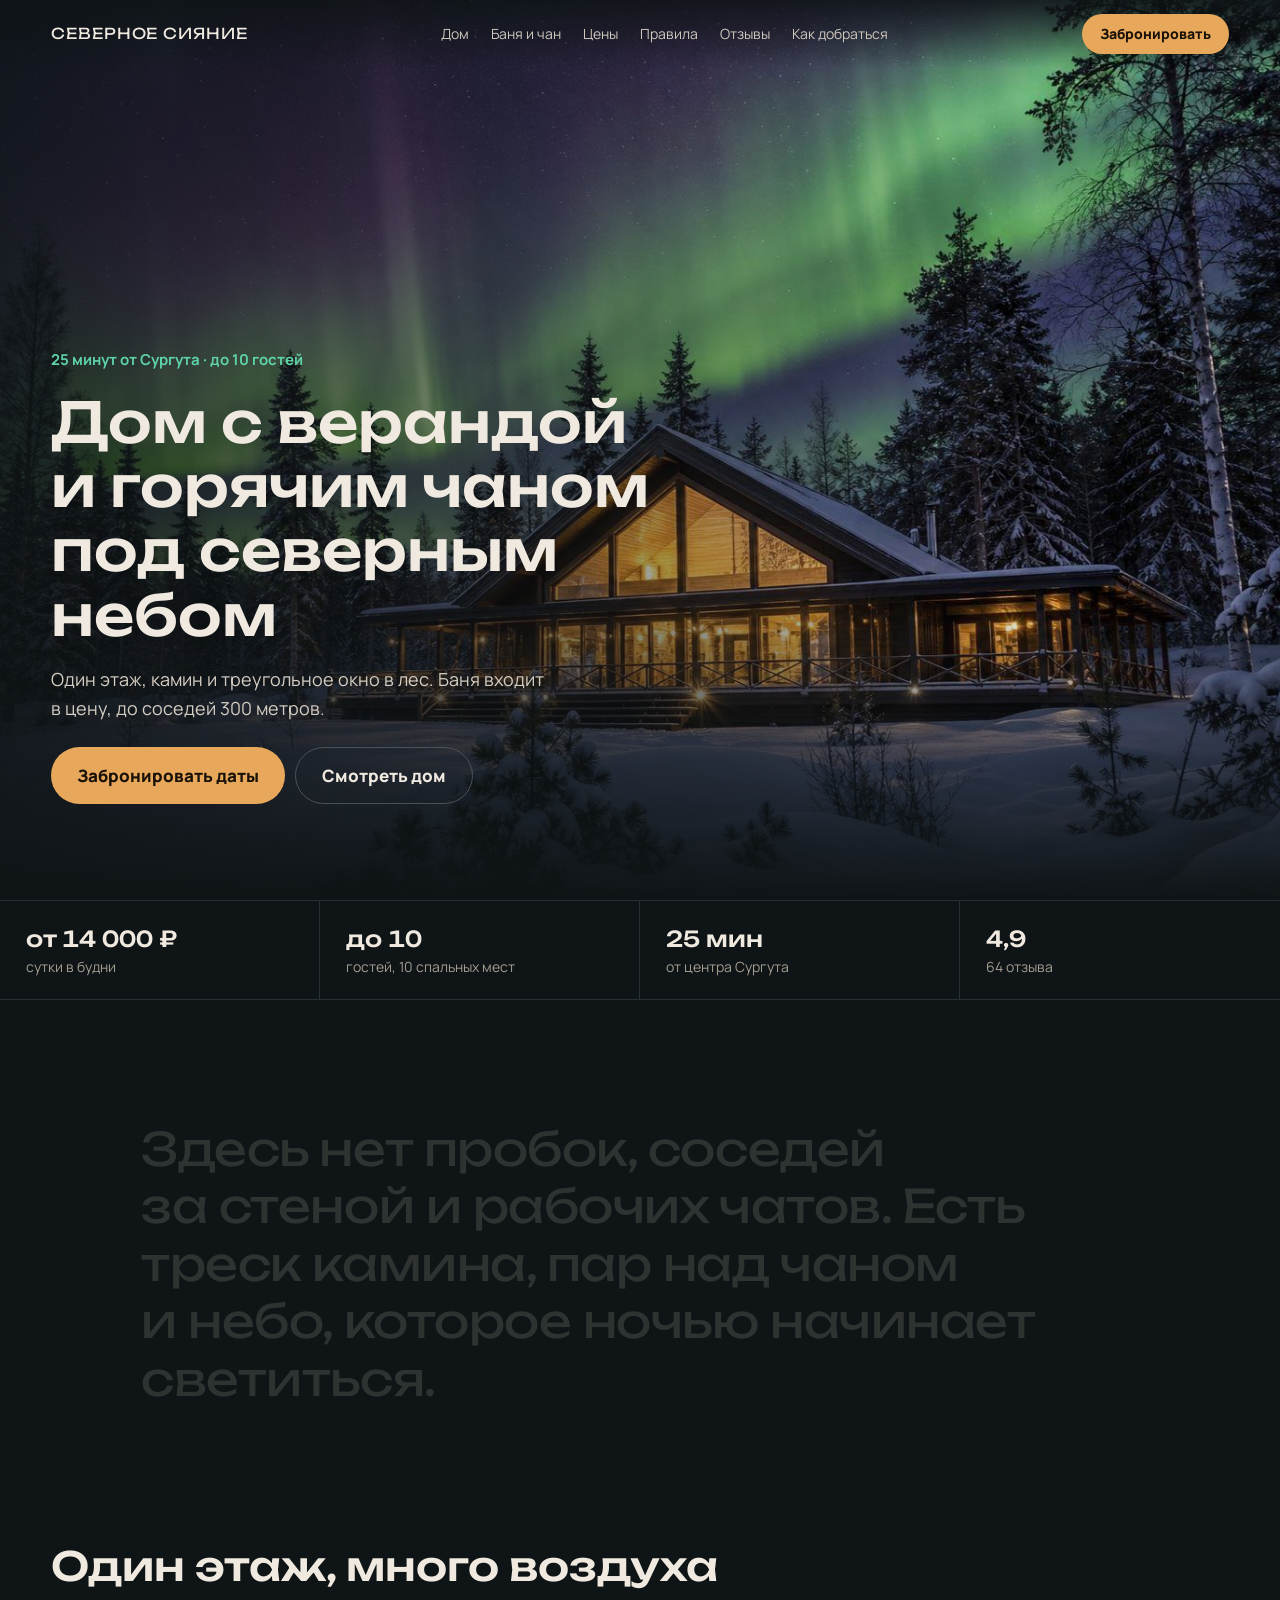
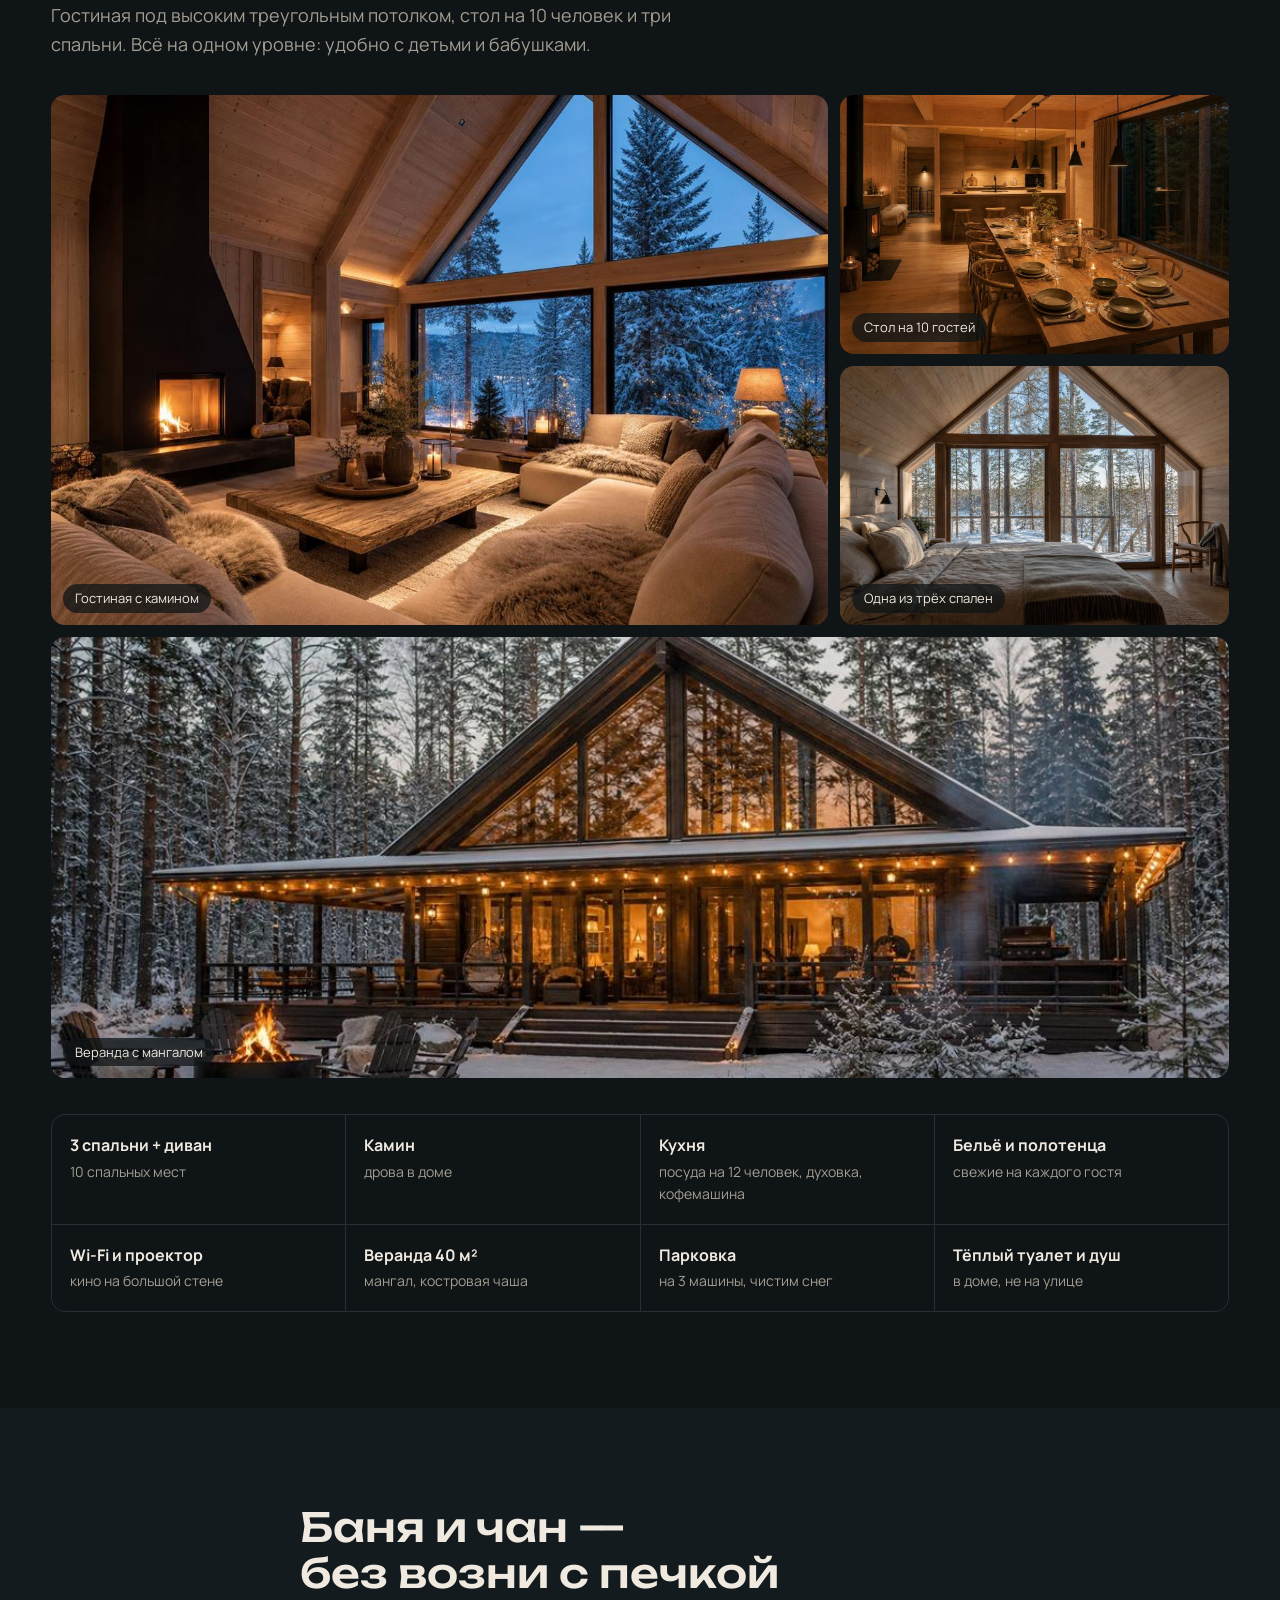
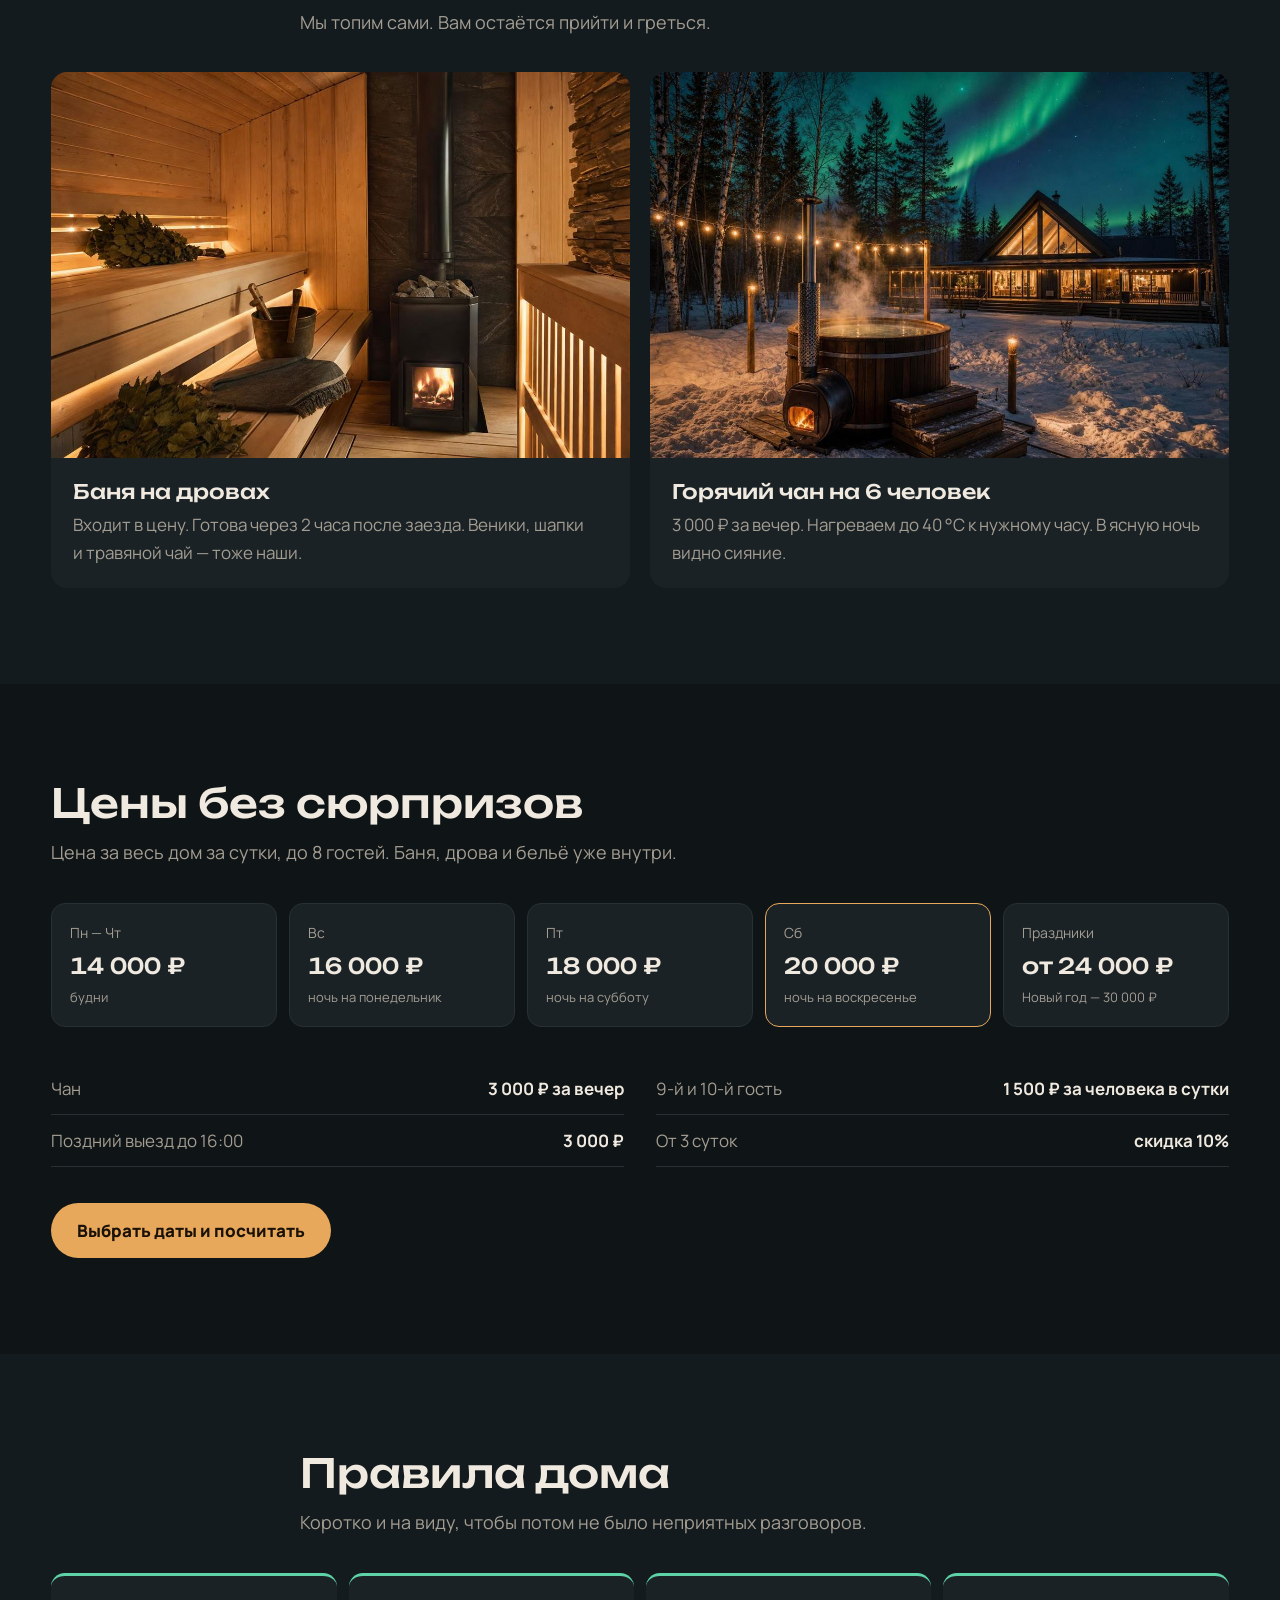
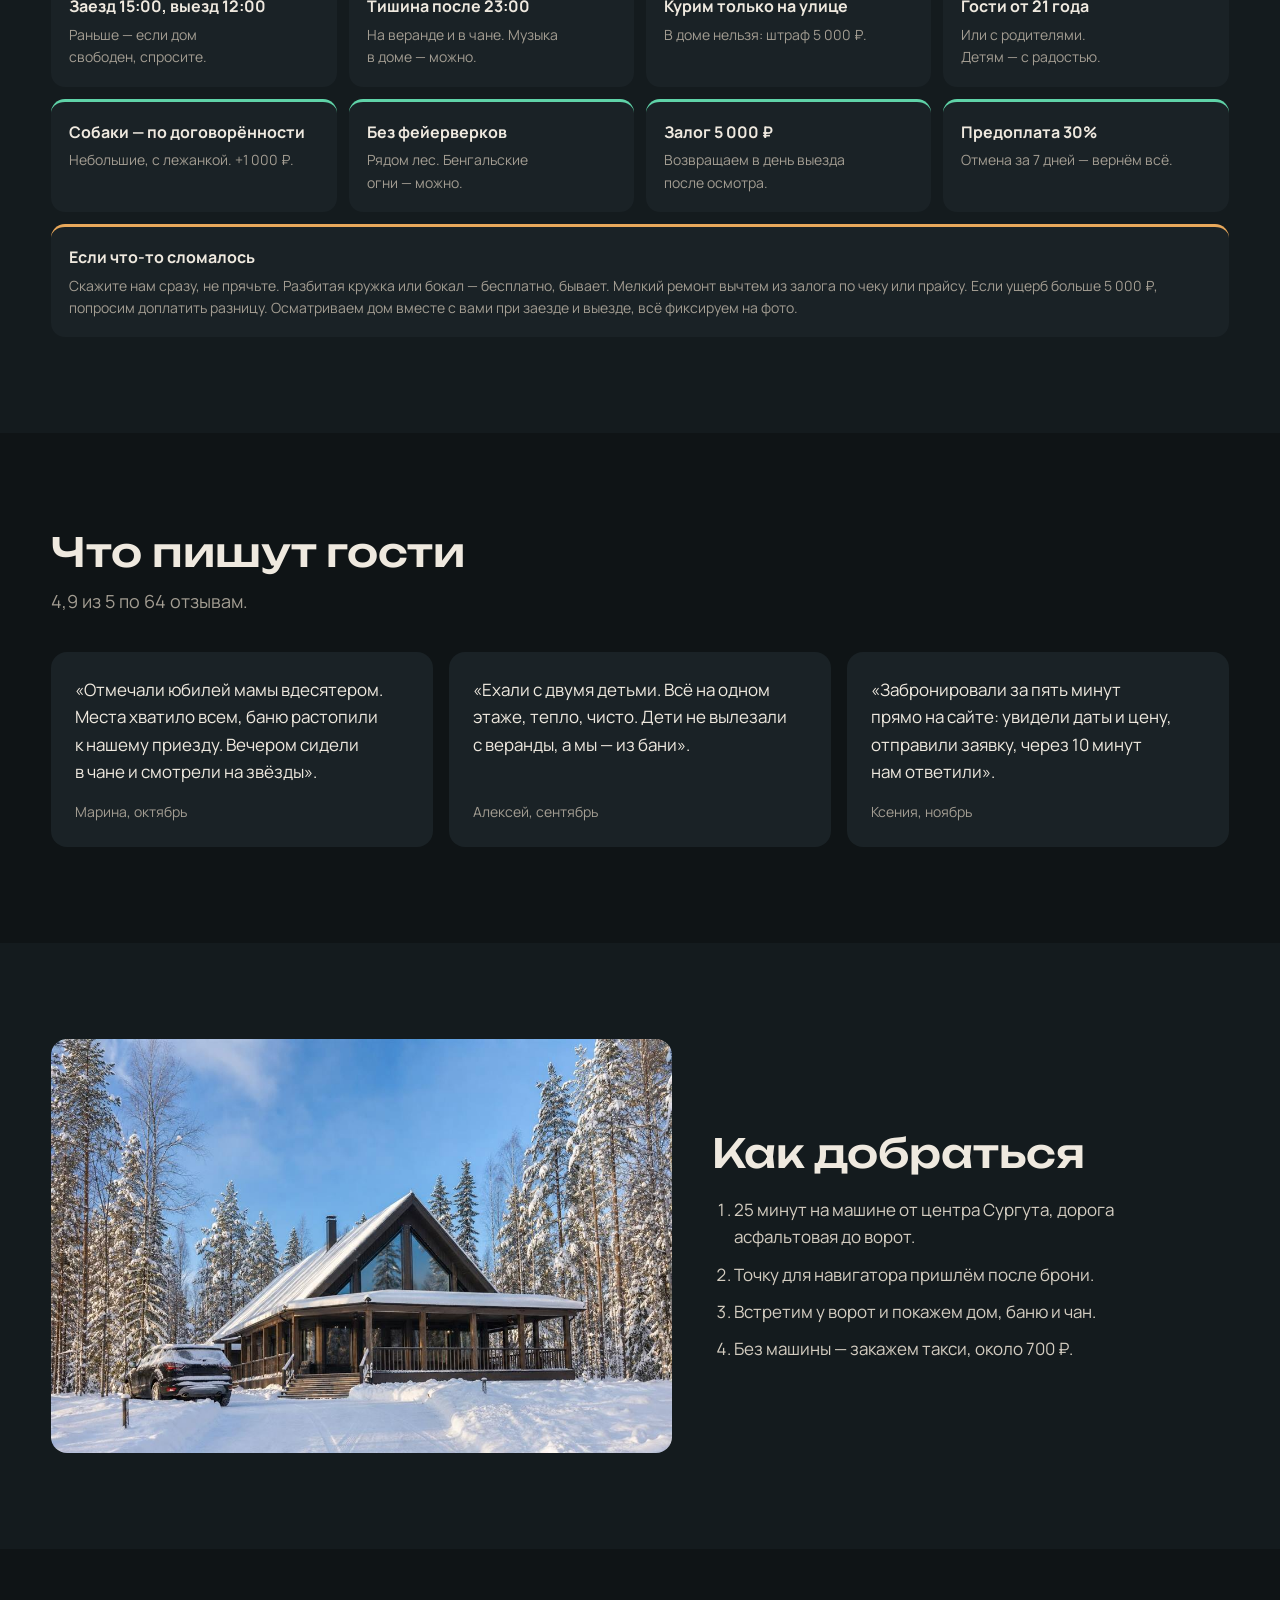
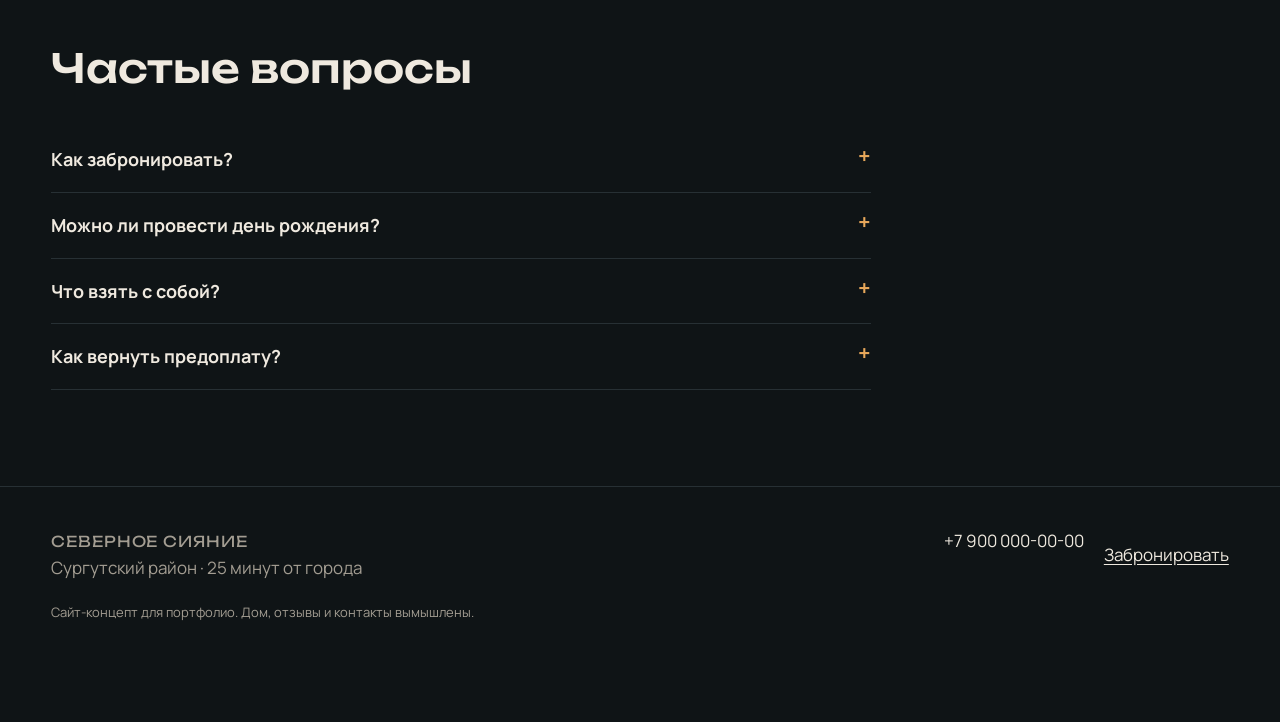
<file: koncepty/doma/index.html>
<!doctype html>
<html lang="ru">
<head>
<meta charset="utf-8">
<meta name="viewport" content="width=device-width, initial-scale=1">
<title>Северное сияние&nbsp;— дом с&nbsp;чаном под&nbsp;Сургутом</title>
<meta name="description" content="Одноэтажный дом-треугольник с верандой, баней и горячим чаном в 25 минутах от Сургута. До 10 гостей. Свободные даты и цены онлайн.">
<link rel="preconnect" href="https://fonts.googleapis.com">
<link href="https://fonts.googleapis.com/css2?family=Manrope:wght@400;500;700;800&family=Unbounded:wght@400;500;700&display=swap" rel="stylesheet">
<link rel="stylesheet" href="style.css">
</head>
<body>

<header class="top">
  <a href="#top" class="logo">Северное сияние</a>
  <nav>
    <a href="#house">Дом</a><a href="#banya">Баня и&nbsp;чан</a><a href="#prices">Цены</a><a href="#rules">Правила</a><a href="#reviews">Отзывы</a><a href="#road">Как&nbsp;добраться</a>
  </nav>
  <button class="btn btn-sm" data-book>Забронировать</button>
</header>

<section class="hero" id="top">
  <img src="img/hero.jpg" alt="Дом-треугольник с верандой ночью в заснеженном лесу под северным сиянием">
  <div class="hero-in">
    <p class="kicker">25&nbsp;минут от&nbsp;Сургута · до&nbsp;10&nbsp;гостей</p>
    <h1>Дом с&nbsp;верандой и&nbsp;горячим чаном под&nbsp;северным небом</h1>
    <p class="sub">Один этаж, камин и&nbsp;треугольное окно в&nbsp;лес. Баня входит в&nbsp;цену, до&nbsp;соседей 300&nbsp;метров.</p>
    <div class="hero-btns">
      <button class="btn" data-book>Забронировать даты</button>
      <a class="btn btn-ghost" href="#house">Смотреть дом</a>
    </div>
  </div>
</section>

<div class="strip">
  <div><b data-to="14000" data-pre="от " data-suf=" ₽">от&nbsp;14&nbsp;000&nbsp;₽</b>сутки в&nbsp;будни</div>
  <div><b data-to="10" data-pre="до ">до&nbsp;10</b>гостей, 10&nbsp;спальных мест</div>
  <div><b data-to="25" data-suf=" мин">25&nbsp;мин</b>от&nbsp;центра Сургута</div>
  <div><b data-to="4.9" data-dec="1">4,9</b>64&nbsp;отзыва</div>
</div>

<main>

<section class="manifest">
  <p id="reveal">Здесь нет пробок, соседей за&nbsp;стеной и&nbsp;рабочих чатов. Есть треск камина, пар над&nbsp;чаном и&nbsp;небо, которое ночью начинает светиться.</p>
</section>

<section id="house" class="sec">
  <div class="sec-head">
    <h2>Один этаж, много воздуха</h2>
    <p>Гостиная под&nbsp;высоким треугольным потолком, стол на&nbsp;10&nbsp;человек и&nbsp;три спальни. Всё на&nbsp;одном уровне: удобно с&nbsp;детьми и&nbsp;бабушками.</p>
  </div>
  <div class="gallery">
    <figure class="g-big"><img src="img/living.jpg" alt="Гостиная с камином и окном в лес" loading="lazy"><figcaption>Гостиная с&nbsp;камином</figcaption></figure>
    <figure><img src="img/dining.jpg" alt="Стол на 10 человек и кухня" loading="lazy"><figcaption>Стол на&nbsp;10&nbsp;гостей</figcaption></figure>
    <figure><img src="img/bedroom.jpg" alt="Спальня с видом на сосны" loading="lazy"><figcaption>Одна из&nbsp;трёх спален</figcaption></figure>
    <figure class="g-wide"><img src="img/terrace.jpg" alt="Веранда с мангалом и гирляндами" loading="lazy"><figcaption>Веранда с&nbsp;мангалом</figcaption></figure>
  </div>
  <ul class="amen">
    <li><b>3&nbsp;спальни + диван</b>10&nbsp;спальных мест</li>
    <li><b>Камин</b>дрова в&nbsp;доме</li>
    <li><b>Кухня</b>посуда на&nbsp;12&nbsp;человек, духовка, кофемашина</li>
    <li><b>Бельё и&nbsp;полотенца</b>свежие на&nbsp;каждого гостя</li>
    <li><b>Wi‑Fi и&nbsp;проектор</b>кино на&nbsp;большой стене</li>
    <li><b>Веранда 40&nbsp;м²</b>мангал, костровая чаша</li>
    <li><b>Парковка</b>на&nbsp;3&nbsp;машины, чистим снег</li>
    <li><b>Тёплый туалет и&nbsp;душ</b>в&nbsp;доме, не&nbsp;на&nbsp;улице</li>
  </ul>
</section>

<section id="banya" class="sec sec-dark">
  <div class="sec-head">
    <h2>Баня и&nbsp;чан&nbsp;— без&nbsp;возни с&nbsp;печкой</h2>
    <p>Мы&nbsp;топим сами. Вам остаётся прийти и&nbsp;греться.</p>
  </div>
  <div class="duo">
    <article class="card-img">
      <img src="img/banya.jpg" alt="Парная с липовыми полками" loading="lazy">
      <div>
        <h3>Баня на&nbsp;дровах</h3>
        <p>Входит в&nbsp;цену. Готова через 2&nbsp;часа после заезда. Веники, шапки и&nbsp;травяной чай&nbsp;— тоже наши.</p>
      </div>
    </article>
    <article class="card-img">
      <img src="img/chan.jpg" alt="Горячий чан под звёздами" loading="lazy">
      <div>
        <h3>Горячий чан на&nbsp;6&nbsp;человек</h3>
        <p>3&nbsp;000&nbsp;₽ за&nbsp;вечер. Нагреваем до&nbsp;40&nbsp;°C к&nbsp;нужному часу. В&nbsp;ясную ночь видно сияние.</p>
      </div>
    </article>
  </div>
</section>

<section id="prices" class="sec">
  <div class="sec-head">
    <h2>Цены без&nbsp;сюрпризов</h2>
    <p>Цена за&nbsp;весь дом за&nbsp;сутки, до&nbsp;8&nbsp;гостей. Баня, дрова и&nbsp;бельё уже внутри.</p>
  </div>
  <div class="prices">
    <div class="price"><span>Пн&nbsp;— Чт</span><b>14&nbsp;000&nbsp;₽</b><small>будни</small></div>
    <div class="price"><span>Вс</span><b>16&nbsp;000&nbsp;₽</b><small>ночь на&nbsp;понедельник</small></div>
    <div class="price"><span>Пт</span><b>18&nbsp;000&nbsp;₽</b><small>ночь на&nbsp;субботу</small></div>
    <div class="price hot"><span>Сб</span><b>20&nbsp;000&nbsp;₽</b><small>ночь на&nbsp;воскресенье</small></div>
    <div class="price"><span>Праздники</span><b>от&nbsp;24&nbsp;000&nbsp;₽</b><small>Новый год&nbsp;— 30&nbsp;000&nbsp;₽</small></div>
  </div>
  <ul class="extras">
    <li><span>Чан</span><b>3&nbsp;000&nbsp;₽ за&nbsp;вечер</b></li>
    <li><span>9-й и&nbsp;10-й гость</span><b>1&nbsp;500&nbsp;₽ за&nbsp;человека в&nbsp;сутки</b></li>
    <li><span>Поздний выезд до&nbsp;16:00</span><b>3&nbsp;000&nbsp;₽</b></li>
    <li><span>От&nbsp;3&nbsp;суток</span><b>скидка 10%</b></li>
  </ul>
  <button class="btn" data-book>Выбрать даты и&nbsp;посчитать</button>
</section>

<section id="rules" class="sec sec-dark">
  <div class="sec-head">
    <h2>Правила дома</h2>
    <p>Коротко и&nbsp;на&nbsp;виду, чтобы потом не&nbsp;было неприятных разговоров.</p>
  </div>
  <div class="rules">
    <div><b>Заезд 15:00, выезд 12:00</b>Раньше&nbsp;— если дом свободен, спросите.</div>
    <div><b>Тишина после 23:00</b>На&nbsp;веранде и&nbsp;в&nbsp;чане. Музыка в&nbsp;доме&nbsp;— можно.</div>
    <div><b>Курим только на&nbsp;улице</b>В&nbsp;доме нельзя: штраф 5&nbsp;000&nbsp;₽.</div>
    <div><b>Гости от&nbsp;21&nbsp;года</b>Или с&nbsp;родителями. Детям&nbsp;— с&nbsp;радостью.</div>
    <div><b>Собаки&nbsp;— по&nbsp;договорённости</b>Небольшие, с&nbsp;лежанкой. +1&nbsp;000&nbsp;₽.</div>
    <div><b>Без&nbsp;фейерверков</b>Рядом лес. Бенгальские огни&nbsp;— можно.</div>
    <div><b>Залог 5&nbsp;000&nbsp;₽</b>Возвращаем в&nbsp;день выезда после осмотра.</div>
    <div><b>Предоплата 30%</b>Отмена за&nbsp;7&nbsp;дней&nbsp;— вернём всё.</div>
    <div class="rule-wide"><b>Если что-то сломалось</b>Скажите нам сразу, не&nbsp;прячьте. Разбитая кружка или бокал&nbsp;— бесплатно, бывает. Мелкий ремонт вычтем из&nbsp;залога по&nbsp;чеку или прайсу. Если ущерб больше 5&nbsp;000&nbsp;₽, попросим доплатить разницу. Осматриваем дом вместе с&nbsp;вами при&nbsp;заезде и&nbsp;выезде, всё фиксируем на&nbsp;фото.</div>
  </div>
</section>

<section id="reviews" class="sec">
  <div class="sec-head">
    <h2>Что&nbsp;пишут гости</h2>
    <p>4,9&nbsp;из&nbsp;5&nbsp;по&nbsp;64&nbsp;отзывам.</p>
  </div>
  <div class="reviews">
    <blockquote><p>«Отмечали юбилей мамы вдесятером. Места хватило всем, баню растопили к&nbsp;нашему приезду. Вечером сидели в&nbsp;чане и&nbsp;смотрели на&nbsp;звёзды».</p><cite>Марина, октябрь</cite></blockquote>
    <blockquote><p>«Ехали с&nbsp;двумя детьми. Всё на&nbsp;одном этаже, тепло, чисто. Дети не&nbsp;вылезали с&nbsp;веранды, а&nbsp;мы&nbsp;— из&nbsp;бани».</p><cite>Алексей, сентябрь</cite></blockquote>
    <blockquote><p>«Забронировали за&nbsp;пять минут прямо на&nbsp;сайте: увидели даты и&nbsp;цену, отправили заявку, через 10&nbsp;минут нам ответили».</p><cite>Ксения, ноябрь</cite></blockquote>
  </div>
</section>

<section id="road" class="sec sec-dark">
  <div class="road">
    <img src="img/day.jpg" alt="Дом днём среди заснеженных сосен" loading="lazy">
    <div>
      <h2>Как&nbsp;добраться</h2>
      <ol>
        <li>25&nbsp;минут на&nbsp;машине от&nbsp;центра Сургута, дорога асфальтовая до&nbsp;ворот.</li>
        <li>Точку для&nbsp;навигатора пришлём после брони.</li>
        <li>Встретим у&nbsp;ворот и&nbsp;покажем дом, баню и&nbsp;чан.</li>
        <li>Без&nbsp;машины&nbsp;— закажем такси, около 700&nbsp;₽.</li>
      </ol>
    </div>
  </div>
</section>

<section class="sec">
  <div class="sec-head"><h2>Частые вопросы</h2></div>
  <div class="faq">
    <details><summary>Как&nbsp;забронировать?</summary><p>Нажмите «Забронировать», выберите свободные даты и&nbsp;число гостей. Сайт посчитает цену. Отправьте заявку в&nbsp;Telegram или WhatsApp&nbsp;— мы&nbsp;ответим в&nbsp;течение 15&nbsp;минут.</p></details>
    <details><summary>Можно&nbsp;ли провести день рождения?</summary><p>Да, до&nbsp;10&nbsp;гостей с&nbsp;ночёвкой. На&nbsp;день без&nbsp;ночёвки&nbsp;— до&nbsp;15&nbsp;человек, спросите отдельно.</p></details>
    <details><summary>Что&nbsp;взять с&nbsp;собой?</summary><p>Продукты и&nbsp;хорошее настроение. Посуда, бельё, полотенца, шампунь, дрова и&nbsp;угли для&nbsp;мангала уже есть.</p></details>
    <details><summary>Как&nbsp;вернуть предоплату?</summary><p>Отмена за&nbsp;7&nbsp;дней и&nbsp;раньше&nbsp;— вернём всё. Позже&nbsp;— перенесём даты один раз без&nbsp;доплаты.</p></details>
  </div>
</section>

</main>

<footer class="foot">
  <div>
    <span class="logo">Северное сияние</span>
    <p>Сургутский район · 25&nbsp;минут от&nbsp;города</p>
  </div>
  <div class="foot-links">
    <a href="tel:+79000000000" class="nowrap">+7&nbsp;900&nbsp;000-00-00</a>
    <button type="button" class="link-btn" data-book>Забронировать</button>
  </div>
  <p class="concept">Сайт-концепт для&nbsp;портфолио. Дом, отзывы и&nbsp;контакты вымышлены.</p>
</footer>

<button class="sticky btn" data-book>Забронировать</button>

<!-- Окно брони -->
<div class="modal" id="modal" hidden>
  <div class="modal-box" role="dialog" aria-modal="true" aria-labelledby="mtitle">
    <button class="close" id="close" aria-label="Закрыть">×</button>
    <h2 id="mtitle">Выберите даты</h2>
    <p class="hint" id="hint">Нажмите на&nbsp;день заезда</p>
    <div class="cal-nav">
      <button id="prev" aria-label="Прошлый месяц">‹</button>
      <div class="months" id="months"></div>
      <button id="next" aria-label="Следующий месяц">›</button>
    </div>
    <div class="legend">
      <span><i class="l-wd"></i>будни</span><span><i class="l-we"></i>выходные</span><span><i class="l-hol"></i>праздник</span><span><i class="l-busy"></i>занято</span>
    </div>
    <div class="form">
      <label>Гостей
        <select id="guests"></select>
      </label>
      <label class="check"><input type="checkbox" id="chan"> Чан, 3&nbsp;000&nbsp;₽ за&nbsp;вечер</label>
    </div>
    <div class="summary" id="summary"></div>
    <div class="send">
      <a class="btn" id="tg" target="_blank" rel="noopener">Заявка в&nbsp;Telegram</a>
      <a class="btn btn-ghost" id="wa" target="_blank" rel="noopener">в&nbsp;WhatsApp</a>
    </div>
    <p class="small">Это&nbsp;заявка, а&nbsp;не&nbsp;оплата. Мы&nbsp;подтвердим даты и&nbsp;пришлём реквизиты для&nbsp;предоплаты 30%.</p>
    <div class="thanks" id="thanks" hidden>
      <h2>Спасибо! Заявка почти у&nbsp;нас</h2>
      <p id="thanks-text">Отправьте сообщение в&nbsp;открывшемся чате. Мы&nbsp;ответим в&nbsp;течение 15&nbsp;минут, подтвердим даты и&nbsp;пришлём реквизиты для&nbsp;предоплаты.</p>
      <p class="thanks-sum" id="thanks-sum"></p>
      <div class="send">
        <button type="button" class="btn" id="thanks-close">Вернуться на&nbsp;сайт</button>
        <button type="button" class="btn btn-ghost" id="thanks-back">Изменить даты</button>
      </div>
    </div>
  </div>
</div>

<script src="booking.js"></script>
<script src="effects.js"></script>
</body>
</html>
</file>
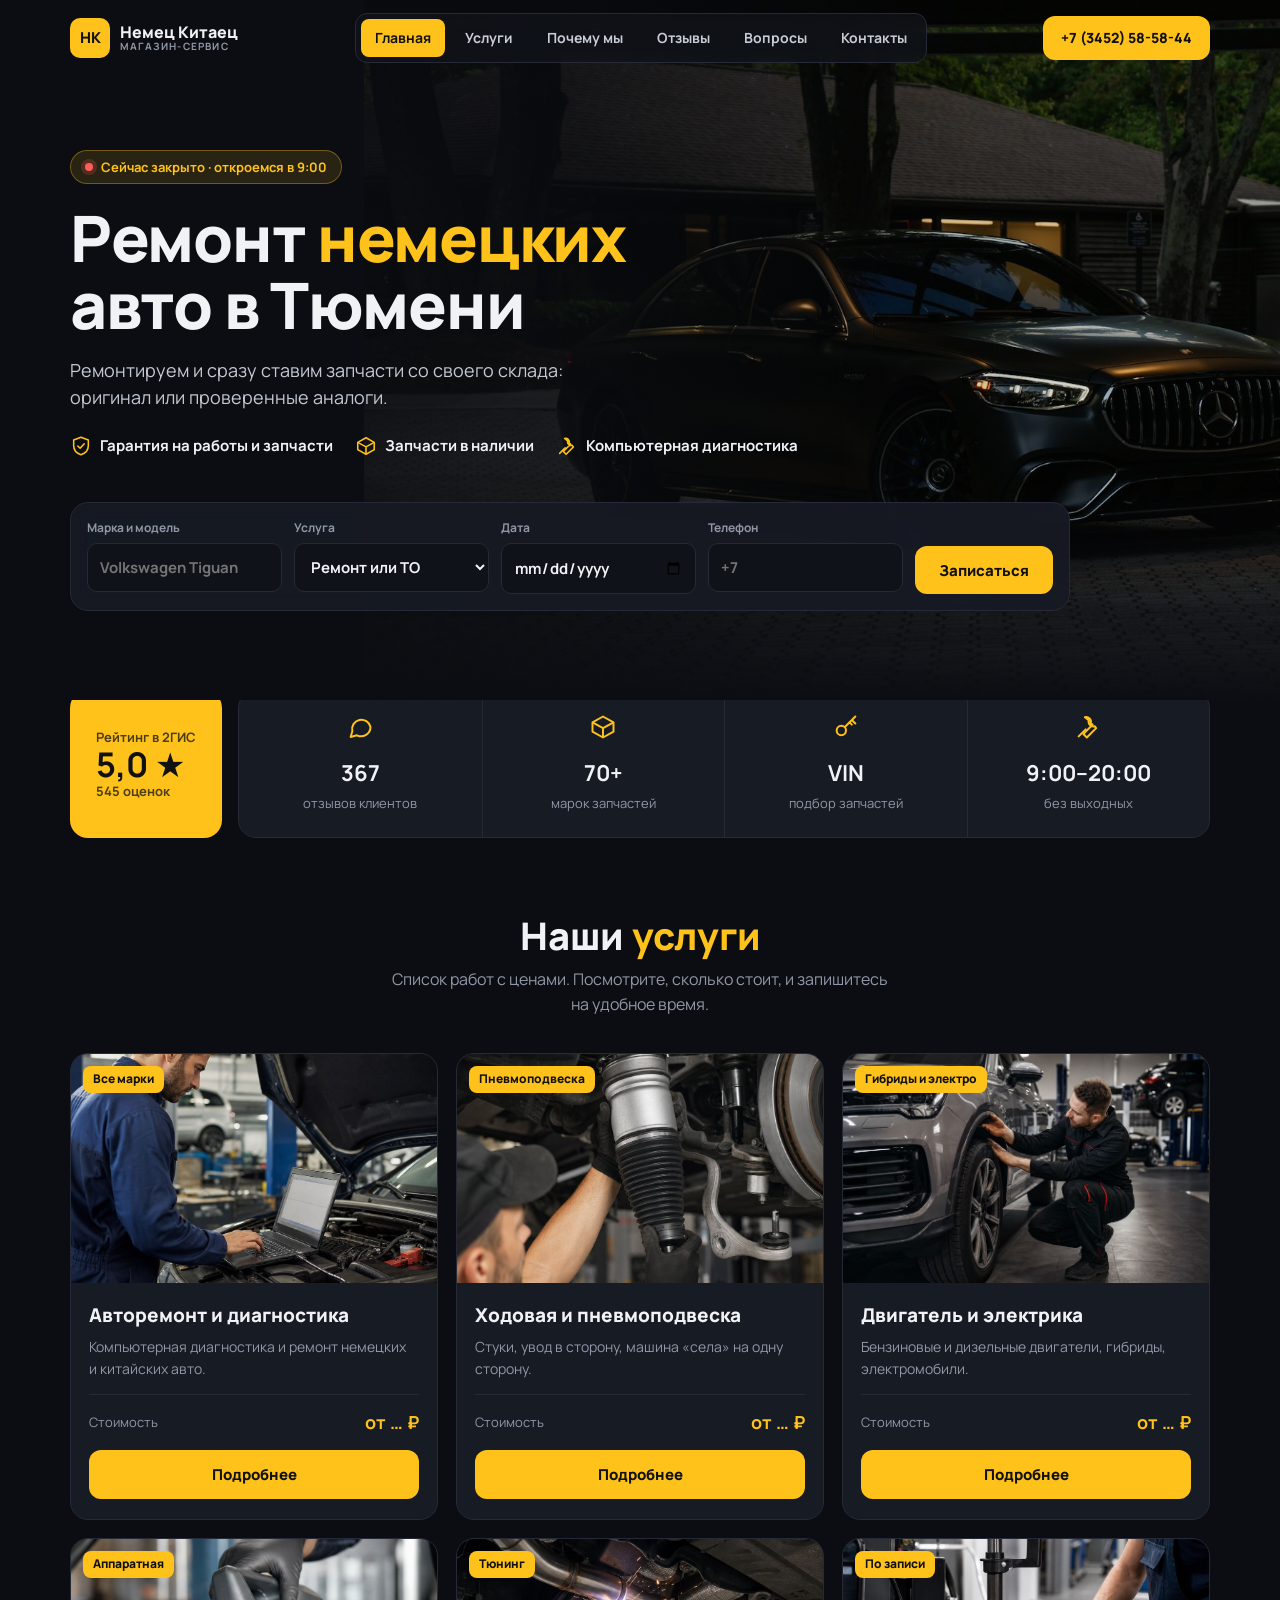
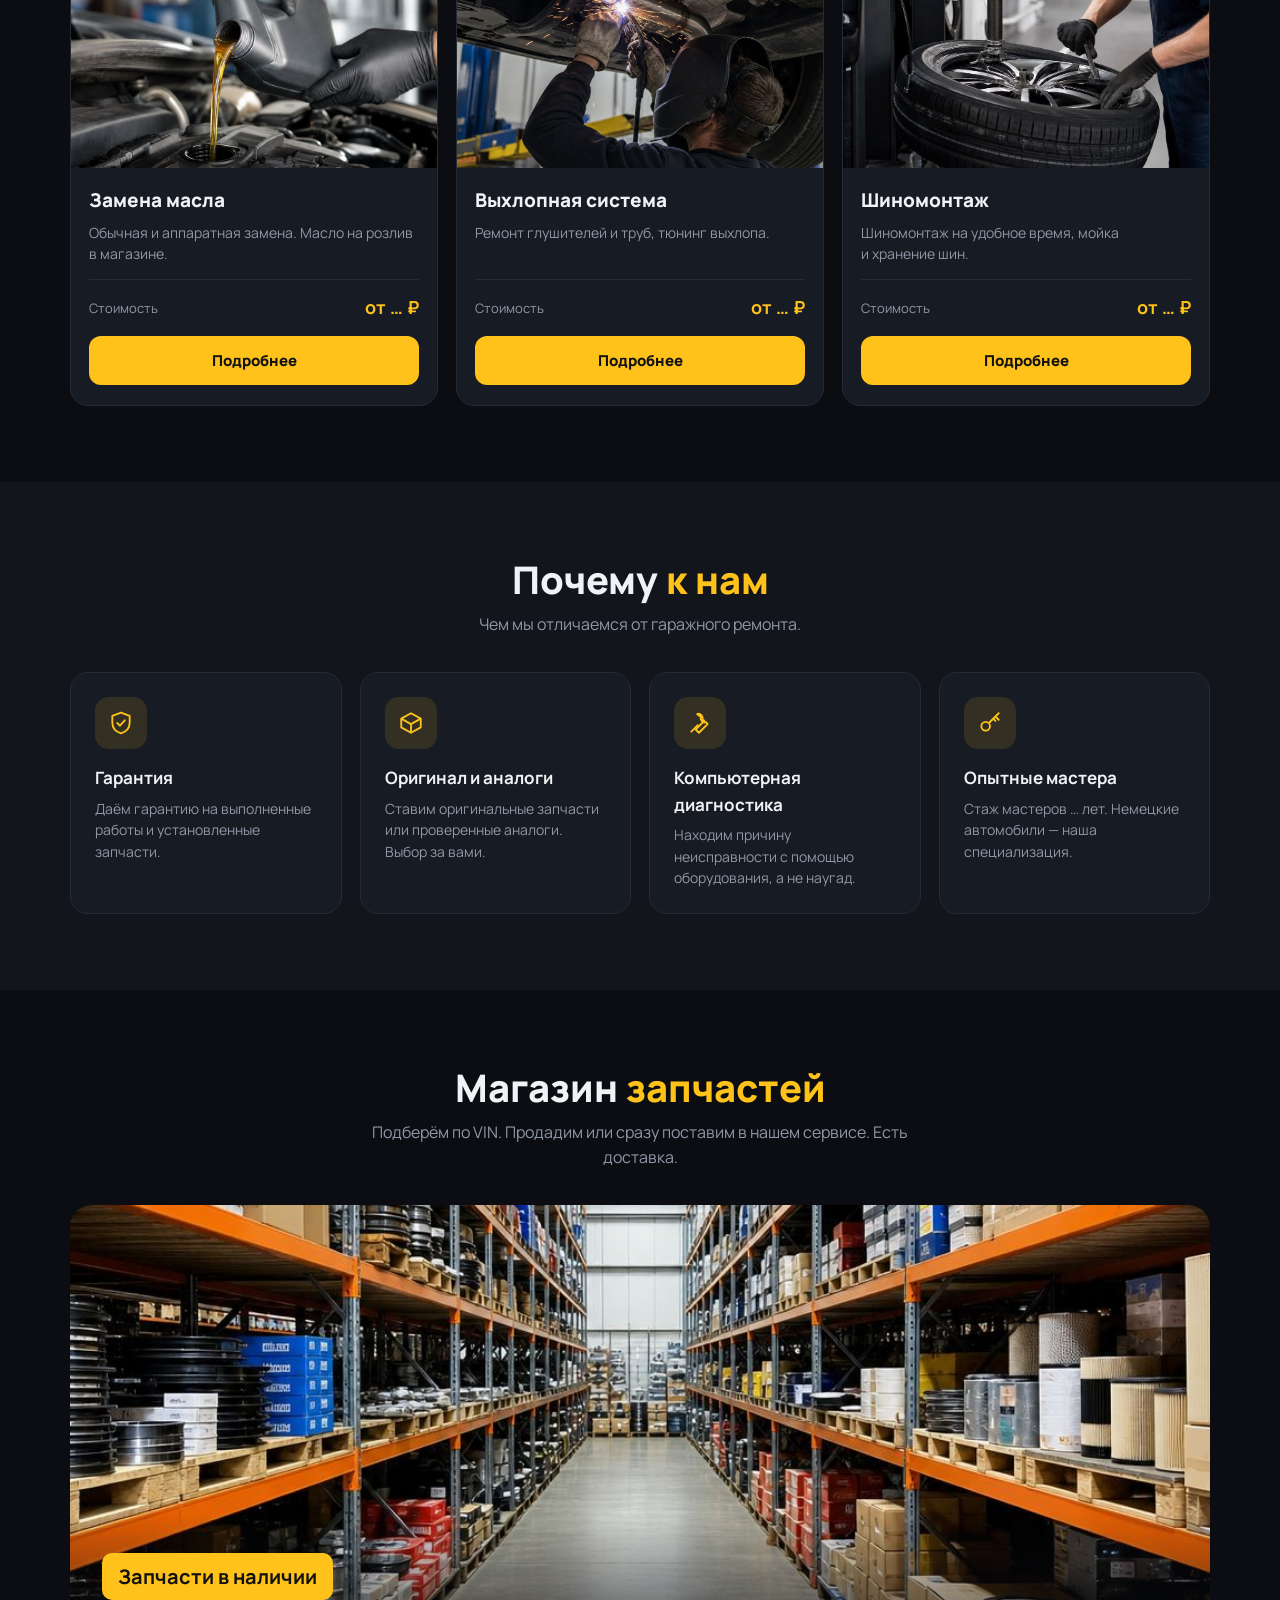
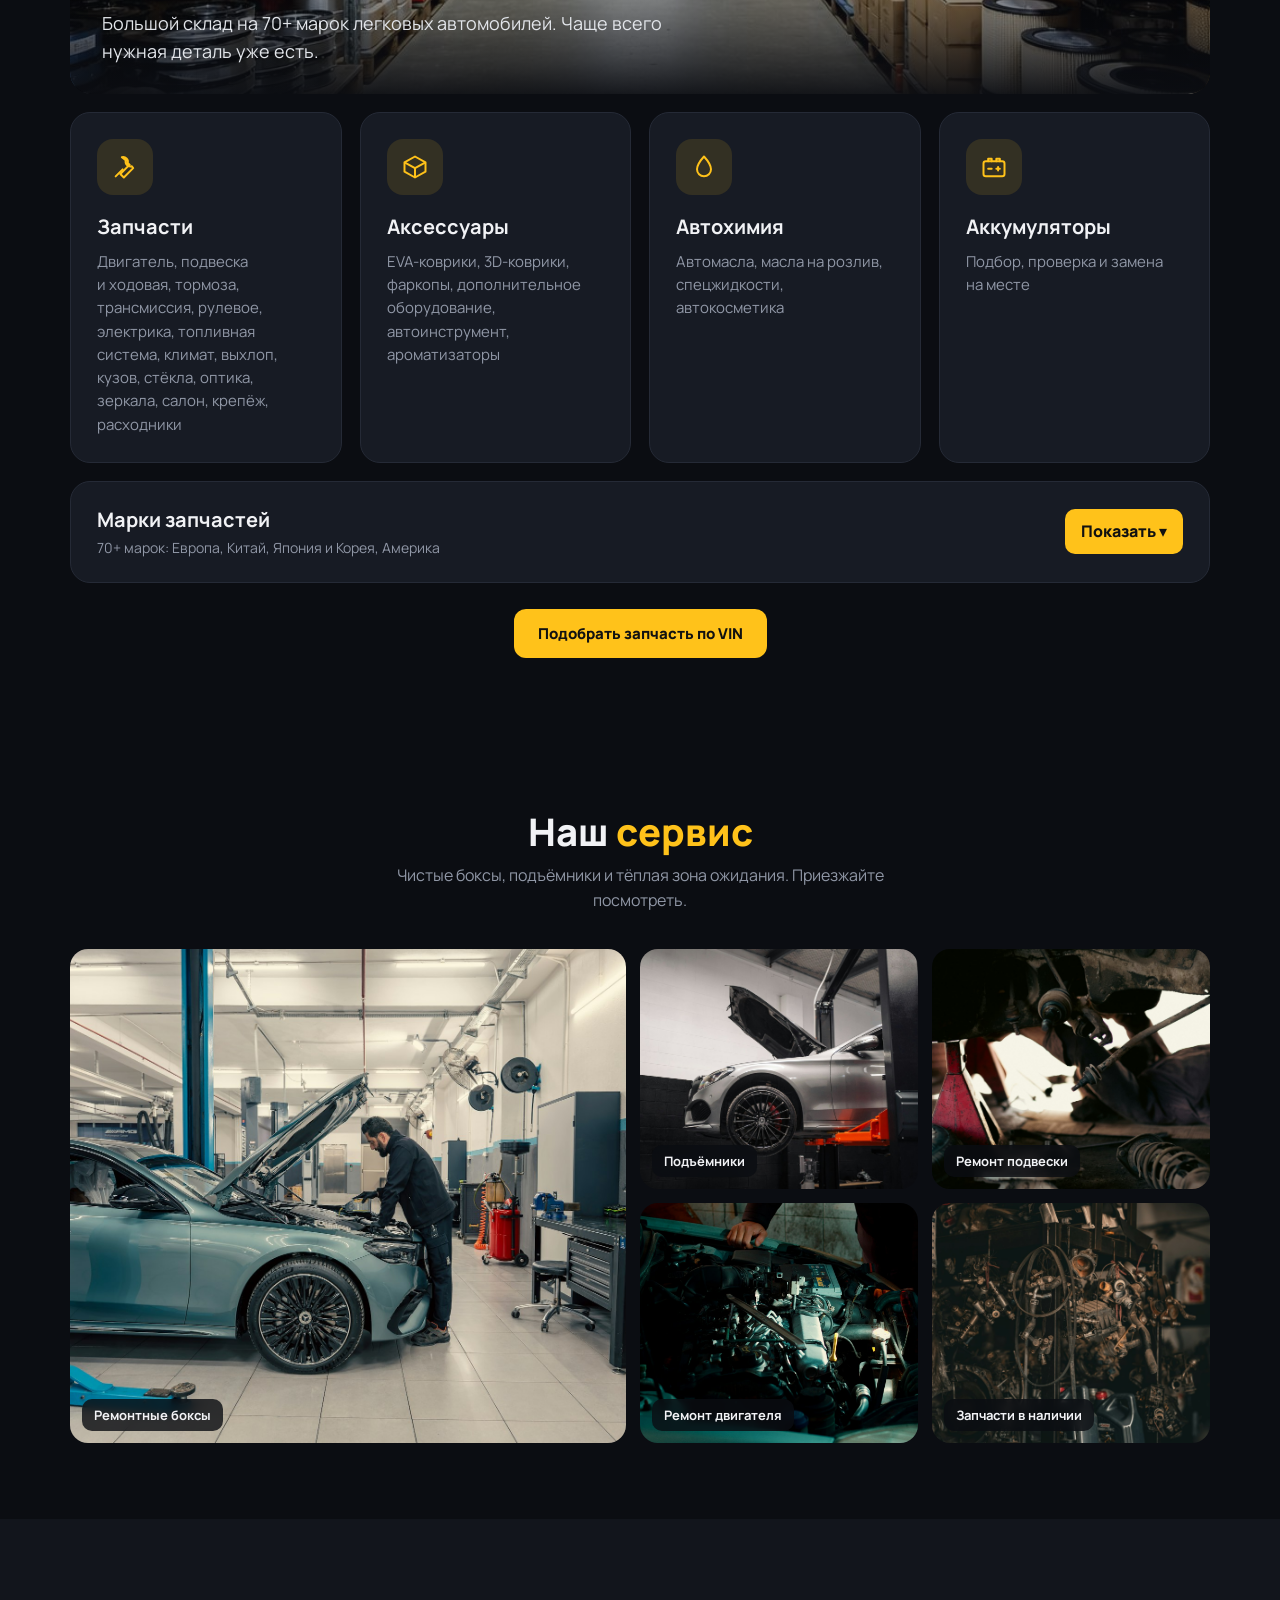
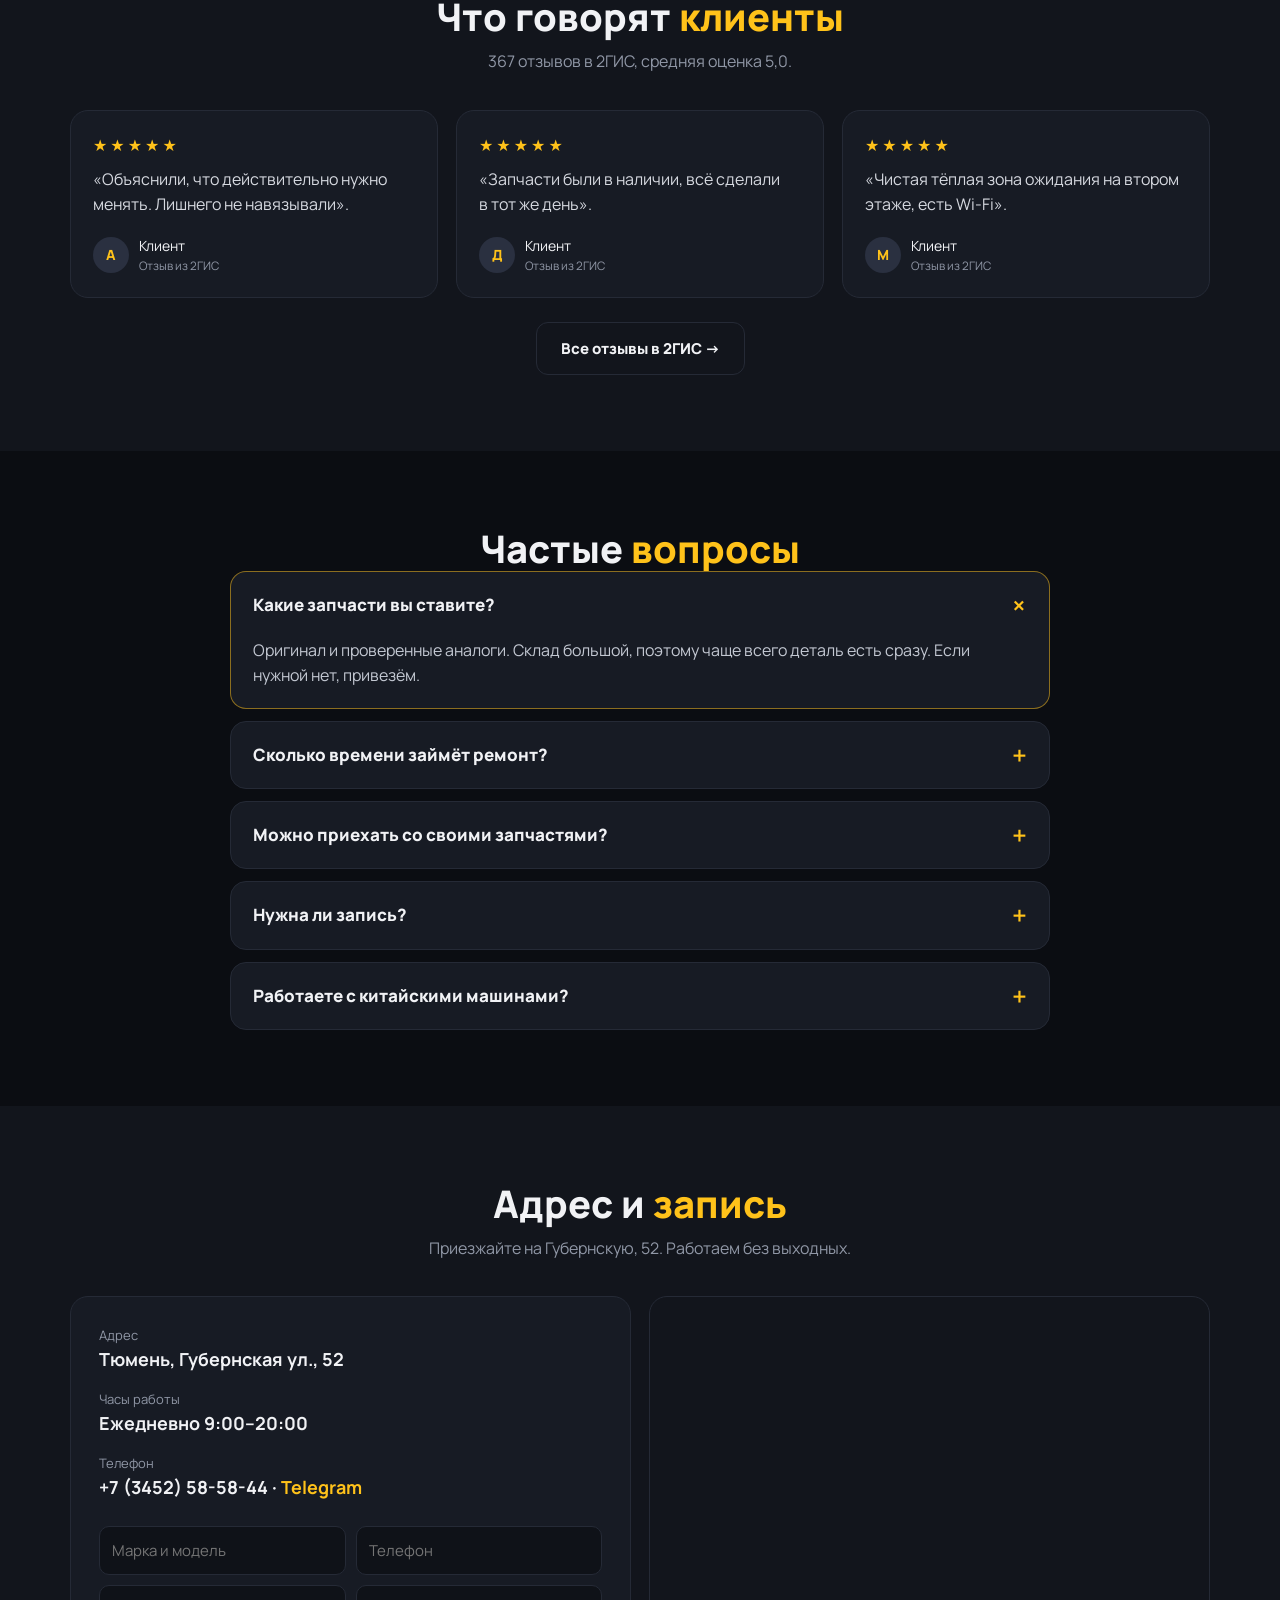
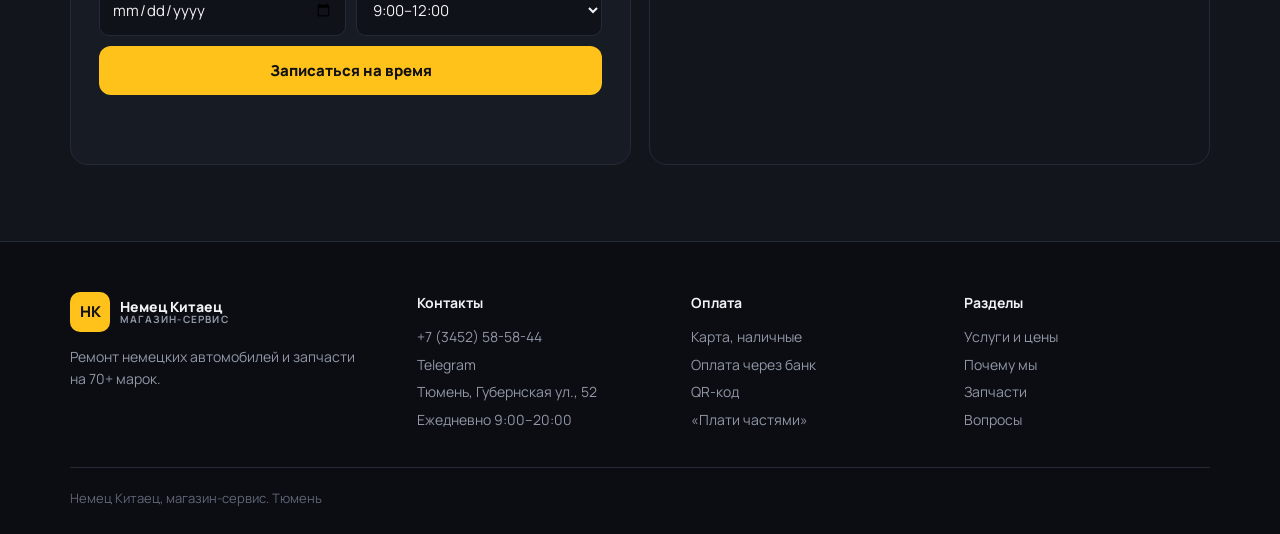
<file: koncepty/nk72/index.html>
<!doctype html>
<html lang="ru">
<head>
<meta charset="utf-8">
<meta name="robots" content="noindex, nofollow">
<meta name="viewport" content="width=device-width,initial-scale=1">
<title>Немец Китаец — автосервис и запчасти в Тюмени</title>
<link rel="preconnect" href="https://fonts.googleapis.com">
<link href="https://fonts.googleapis.com/css2?family=Manrope:wght@500;600;700;800&display=swap" rel="stylesheet">
<style>
:root{--bg:#0b0d12;--bg2:#12151c;--card:#171b24;--line:#252a36;--text:#f1f2f5;--muted:#9097a6;--y:#ffc21a;--y2:#ffb000}
*{box-sizing:border-box;margin:0;padding:0}
body{font:16px/1.55 Manrope,system-ui,sans-serif;background:var(--bg);color:var(--text)}
a{color:inherit;text-decoration:none}
img{display:block;max-width:100%}
.wrap{max-width:1180px;margin:0 auto;padding:0 20px}
.btn{display:inline-flex;align-items:center;justify-content:center;gap:8px;padding:14px 24px;border-radius:12px;font-weight:800;font-size:15px;border:0;cursor:pointer;font-family:inherit;transition:.2s}
.btn.y{background:var(--y);color:#111}
.btn.y:hover{background:var(--y2)}
.btn.o{border:1.5px solid var(--line);color:var(--text);background:transparent}
.btn.o:hover{border-color:var(--y);color:var(--y)}
h2{font-size:clamp(26px,3.6vw,38px);font-weight:800;line-height:1.15;text-align:center}
h2 span{color:var(--y)}
.lead2{text-align:center;color:var(--muted);max-width:560px;margin:10px auto 36px}
section{padding:76px 0}
.note{display:block;text-align:center;font-size:12px;color:#c99a1a;margin:-22px 0 28px}

/* шапка */
header{position:absolute;top:0;left:0;right:0;z-index:5}
header .wrap{display:flex;align-items:center;height:76px;gap:30px}
.logo{display:flex;align-items:center;gap:10px;font-weight:800;line-height:1.05}
.logo i{width:40px;height:40px;border-radius:10px;background:var(--y);color:#111;display:grid;place-items:center;font-style:normal;font-size:15px}
.logo small{display:block;font-size:10px;color:var(--muted);letter-spacing:.12em;font-weight:700}
header nav{display:flex;gap:6px;margin:0 auto;background:rgba(18,21,28,.7);border:1px solid var(--line);border-radius:12px;padding:5px;backdrop-filter:blur(8px)}
header nav a{padding:8px 14px;border-radius:8px;font-size:14px;font-weight:700;color:#c8ccd5}
header nav a:first-child{background:var(--y);color:#111}
header .btn{padding:11px 18px;font-size:14px}

/* главный экран */
.hero{position:relative;min-height:700px;background:#0b0d12 url(foto/net-hero-mercedes.jpg) no-repeat;background-size:auto 112%;background-position:calc(100% + 260px) 40%;padding-top:150px}
.hero::before{content:"";position:absolute;inset:0;background:linear-gradient(90deg,rgba(11,13,18,.95) 0%,rgba(11,13,18,.7) 45%,rgba(11,13,18,.15) 75%),linear-gradient(0deg,var(--bg) 0%,transparent 30%)}
.hero>.wrap{position:relative}
.badge{display:inline-flex;align-items:center;gap:8px;background:rgba(255,194,26,.12);border:1px solid rgba(255,194,26,.35);color:var(--y);border-radius:99px;padding:6px 14px;font-size:13px;font-weight:700}
.badge i{width:8px;height:8px;border-radius:50%;background:#3ddc84;box-shadow:0 0 0 4px rgba(61,220,132,.2)}
.badge.closed i{background:#ff5d5d;box-shadow:0 0 0 4px rgba(255,93,93,.2)}
.hero h1{font-size:clamp(36px,5.6vw,64px);font-weight:800;line-height:1.05;margin:20px 0 18px;max-width:620px;letter-spacing:-.02em}
.hero h1 span{color:var(--y)}
.hero p{color:#c3c8d2;font-size:18px;max-width:500px}
.checks{display:flex;flex-wrap:wrap;gap:10px 22px;margin-top:22px}
.checks span{display:flex;align-items:center;gap:8px;font-weight:700;font-size:15px}
.checks svg{width:22px;height:22px;color:var(--y)}
/* почему к нам */
.why{display:grid;grid-template-columns:repeat(4,1fr);gap:18px}
.why div{background:var(--card);border:1px solid var(--line);border-radius:18px;padding:24px}
.why i{width:52px;height:52px;border-radius:14px;background:rgba(255,194,26,.12);display:grid;place-items:center;color:var(--y);margin-bottom:16px}
.why i svg{width:26px;height:26px}
.why b{display:block;font-size:17px;margin-bottom:6px}
.why p{color:var(--muted);font-size:14px}
.why .todo{color:#c99a1a;font-size:12px;display:block;margin-top:6px}
/* фото сервиса */
.gal{display:grid;grid-template-columns:2fr 1fr 1fr;grid-template-rows:240px 240px;gap:14px}
.gal figure{position:relative;border-radius:18px;overflow:hidden;margin:0}
.gal figure:first-child{grid-row:span 2}
.gal img{width:100%;height:100%;object-fit:cover}
.gal figcaption{position:absolute;left:12px;bottom:12px;background:rgba(11,13,18,.8);border-radius:10px;padding:6px 12px;font-size:13px;font-weight:700;backdrop-filter:blur(4px)}
/* вопросы */
.faq{max-width:820px;margin:0 auto;display:grid;gap:12px}
.faq details{background:var(--card);border:1px solid var(--line);border-radius:16px}
.faq details[open]{border-color:rgba(255,194,26,.5)}
.faq summary{list-style:none;cursor:pointer;padding:20px 22px;font-weight:800;font-size:17px;display:flex;justify-content:space-between;gap:16px;align-items:center}
.faq summary::-webkit-details-marker{display:none}
.faq summary::after{content:"+";color:var(--y);font-size:26px;font-weight:600;line-height:1;transition:.2s}
.faq details[open] summary::after{transform:rotate(45deg)}
.faq details p{padding:0 22px 20px;color:#c3c8d2}
/* контакты и запись */
.cgrid{display:grid;grid-template-columns:1fr 1fr;gap:18px}
.cbox{background:var(--card);border:1px solid var(--line);border-radius:18px;padding:28px}
.cbox dl{display:grid;gap:16px;margin-bottom:24px}
.cbox dt{color:var(--muted);font-size:13px}
.cbox dd{font-size:18px;font-weight:700}
.cform{display:grid;grid-template-columns:1fr 1fr;gap:10px}
.cform .full{grid-column:1/-1}
#ok2{display:none;color:#3ddc84;font-weight:700}
.bigmap{border-radius:18px;overflow:hidden;border:1px solid var(--line);min-height:460px}
.bigmap iframe{width:100%;height:100%;min-height:460px;border:0;filter:invert(.9) hue-rotate(180deg) saturate(.6)}
@media (max-width:960px){.why{grid-template-columns:1fr 1fr}.cgrid{grid-template-columns:1fr}.gal{grid-template-columns:1fr 1fr;grid-template-rows:auto}.gal figure:first-child{grid-column:1/-1;grid-row:auto}.gal figure{aspect-ratio:4/3}.bigmap,.bigmap iframe{min-height:300px}}
@media (max-width:620px){.why,.cform{grid-template-columns:1fr}}
/* строка записи */
.bar{margin-top:44px;background:rgba(23,27,36,.92);border:1px solid var(--line);border-radius:18px;padding:16px;display:grid;grid-template-columns:1fr 1fr 1fr 1fr auto;gap:12px;backdrop-filter:blur(10px);max-width:1000px}
.bar label{display:flex;flex-direction:column;gap:6px;font-size:12px;color:var(--muted);font-weight:700}
input,select,textarea{width:100%;background:#0f1218;border:1px solid var(--line);border-radius:10px;padding:12px;color:var(--text);font:inherit;font-size:15px}
.bar .btn{align-self:end;height:48px}
#ok{display:none;grid-column:1/-1;color:#3ddc84;font-weight:700}

/* жёлтая плашка с цифрами */
.strip{margin-top:-10px}
.strip .wrap{display:grid;grid-template-columns:auto 1fr;gap:16px;align-items:stretch}
.strip .yl{background:var(--y);color:#111;border-radius:18px;padding:22px 26px;font-weight:800;display:flex;flex-direction:column;justify-content:center}
.strip .yl b{font-size:34px;line-height:1}
.strip .yl small{font-size:13px;font-weight:700;opacity:.75}
.nums{background:var(--card);border:1px solid var(--line);border-radius:18px;display:grid;grid-template-columns:repeat(4,1fr)}
.nums div{padding:22px;text-align:center;border-left:1px solid var(--line)}
.nums div:first-child{border:0}
.nums svg{width:28px;height:28px;color:var(--y);margin:0 auto 8px}
.nums b{display:block;font-size:22px}
.nums small{color:var(--muted);font-size:13px}

/* услуги-карточки */
.cards{display:grid;grid-template-columns:repeat(3,1fr);gap:18px}
.c{background:var(--card);border:1px solid var(--line);border-radius:18px;overflow:hidden;display:flex;flex-direction:column;transition:.2s}
.c:hover{border-color:rgba(255,194,26,.5);transform:translateY(-3px)}
.c .ph{position:relative}
.c img{width:100%;aspect-ratio:16/10;object-fit:cover}
.c .tag{position:absolute;left:12px;top:12px;background:var(--y);color:#111;font-size:12px;font-weight:800;border-radius:8px;padding:4px 10px}
.c .b{padding:18px 18px 20px;display:flex;flex-direction:column;flex:1}
.c h3{font-size:19px;font-weight:800}
.c p{color:var(--muted);font-size:14px;margin:6px 0 14px;flex:1}
.c .price{display:flex;justify-content:space-between;align-items:center;border-top:1px solid var(--line);padding-top:14px;margin-bottom:14px}
.c .price small{color:var(--muted);font-size:13px}
.c .price b{color:var(--y);font-size:18px}
.c .btn{width:100%}

/* окно с ценами */
dialog{margin:auto;width:min(620px,94vw);max-height:90vh;background:var(--bg2);color:var(--text);border:1px solid var(--line);border-radius:20px;padding:0;overflow:auto}
dialog::backdrop{background:rgba(0,0,0,.7);backdrop-filter:blur(3px)}
dialog img{width:100%;aspect-ratio:16/7;object-fit:cover}
dialog .b{padding:24px}
dialog h3{font-size:24px;font-weight:800}
dialog .d{color:var(--muted);margin:6px 0 16px}
.x{position:absolute;right:12px;top:12px;width:40px;height:40px;border-radius:50%;border:0;background:rgba(11,13,18,.8);color:#fff;font-size:22px;cursor:pointer}
.rows div{display:flex;justify-content:space-between;gap:16px;padding:12px 0;border-bottom:1px solid var(--line)}
.rows b{color:var(--y);white-space:nowrap}
.tags{display:flex;flex-wrap:wrap;gap:6px;margin-bottom:14px}
.tags span{background:var(--card);border:1px solid var(--line);border-radius:8px;padding:5px 10px;font-size:13px;font-weight:700}
dialog .btn{width:100%;margin-top:20px}

/* как записаться */
.steps{display:grid;grid-template-columns:repeat(4,1fr);gap:18px;position:relative}
.steps::before{content:"";position:absolute;top:34px;left:12%;right:12%;border-top:2px dashed var(--line)}
.st{text-align:center;position:relative}
.st i{width:68px;height:68px;border-radius:50%;background:var(--card);border:2px solid var(--y);display:grid;place-items:center;margin:0 auto 14px;color:var(--y)}
.st i svg{width:28px;height:28px}
.st b{display:block;margin-bottom:4px}
.st p{color:var(--muted);font-size:14px;max-width:220px;margin:0 auto}

/* магазин */
.shop{background:var(--bg2)}
.shopgrid{display:grid;grid-template-columns:1.1fr 1fr;gap:18px}
.box{background:var(--card);border:1px solid var(--line);border-radius:18px;padding:24px}
.box h4{font-size:13px;color:var(--muted);text-transform:uppercase;letter-spacing:.08em;margin:14px 0 8px}
.box h4:first-child{margin-top:0}
.box .tags{margin:0}
.parts{display:grid;grid-template-rows:auto 1fr;gap:18px}
.parts .img{border-radius:18px;overflow:hidden;position:relative}
.parts .img img{width:100%;aspect-ratio:16/8;object-fit:cover}
.parts .img b{position:absolute;left:16px;bottom:14px;background:var(--y);color:#111;border-radius:10px;padding:6px 12px}
.mini{display:grid;grid-template-columns:1fr 1fr;gap:12px}
.mini div{background:var(--card);border:1px solid var(--line);border-radius:14px;padding:16px}
.mini b{display:block;margin-bottom:4px}
.mini p{color:var(--muted);font-size:13px}
.allb summary{cursor:pointer;color:var(--y);font-weight:800;font-size:14px;margin-top:14px;list-style:none}
.allb summary::-webkit-details-marker{display:none}
.allb .tags{margin-top:10px}

/* отзывы */
.revs{display:grid;grid-template-columns:repeat(3,1fr);gap:18px}
.rev{background:var(--card);border:1px solid var(--line);border-radius:18px;padding:22px}
.rev .s{color:var(--y);letter-spacing:3px}
.rev p{margin:10px 0 18px;color:#d6d9e0}
.rev .who{display:flex;gap:10px;align-items:center;font-size:14px}
.rev .who i{width:36px;height:36px;border-radius:50%;background:#2a3040;display:grid;place-items:center;font-style:normal;font-weight:800;color:var(--y)}
.rev .who small{display:block;color:var(--muted)}

/* призыв */

.cta h2{text-align:left}
.cta p{color:#c3c8d2;margin-top:8px}
.cta .btns{display:flex;gap:12px;flex-wrap:wrap}

footer{border-top:1px solid var(--line);padding:50px 0 26px}
.fgrid{display:grid;grid-template-columns:1.3fr 1fr 1fr 1fr;gap:28px}
footer h5{font-size:14px;margin-bottom:12px}
footer p,footer a{color:var(--muted);font-size:14px;display:block;margin-bottom:6px}
footer a:hover{color:var(--y)}
.copy{border-top:1px solid var(--line);margin-top:30px;padding-top:20px;color:#5f6676;font-size:13px}
.map{border-radius:14px;overflow:hidden;height:150px;border:1px solid var(--line)}
.map iframe{width:100%;height:100%;border:0;filter:invert(.9) hue-rotate(180deg) saturate(.6)}

@media (max-width:960px){
  header nav{display:none}
  header .wrap{justify-content:space-between}
  .bar{grid-template-columns:1fr 1fr}
  .bar .btn{grid-column:1/-1}
  .strip .wrap{grid-template-columns:1fr}
  .nums{grid-template-columns:1fr 1fr}
  .nums div:nth-child(3){border-left:0}
  .nums div:nth-child(n+3){border-top:1px solid var(--line)}
  .cards,.revs{grid-template-columns:1fr 1fr}
  .shopgrid{grid-template-columns:1fr}
  .steps{grid-template-columns:1fr 1fr;row-gap:30px}
  .steps::before{display:none}
  .fgrid{grid-template-columns:1fr 1fr}
}
@media (max-width:620px){
  .hero{padding-top:110px;min-height:0;padding-bottom:30px;background-size:cover;background-position:50% center}
  .hero::before{background:linear-gradient(180deg,rgba(11,13,18,.7),rgba(11,13,18,.92) 60%,var(--bg))}
  header .btn{display:none}
  .bar{grid-template-columns:1fr}
  .cards,.revs,.mini,.fgrid{grid-template-columns:1fr}
  .cta{padding:28px}
  section{padding:56px 0}
}
/* окно подбора по VIN */
#vin{width:min(560px,94vw);margin:auto;background:var(--bg2);color:var(--text);border:1px solid var(--line);border-radius:22px;padding:0;max-height:92vh;overflow:auto;overflow-x:hidden;color-scheme:dark}
#vin::backdrop{background:rgba(0,0,0,.7);backdrop-filter:blur(3px)}
#vin[open]{animation:vup .22s ease-out}
@keyframes vup{from{opacity:0;transform:translateY(16px)}to{opacity:1;transform:none}}
.vf,.vdone{padding:24px;display:grid;gap:16px}
#vin [hidden]{display:none!important}
.vhead{display:flex;gap:14px;align-items:center}
.vic{width:48px;height:48px;border-radius:14px;background:rgba(255,194,26,.14);color:var(--y);display:grid;place-items:center;flex:none}
.vic svg{width:24px;height:24px}
.vhead h3{font-size:22px;font-weight:800;line-height:1.2}
.vhead p{color:var(--muted);font-size:14px}
.vx{margin-left:auto;align-self:flex-start;width:38px;height:38px;border-radius:50%;border:1px solid var(--line);background:transparent;color:var(--text);font-size:22px;cursor:pointer}
.vtabs{display:grid;grid-template-columns:1fr 1fr;background:var(--card);border:1px solid var(--line);border-radius:12px;padding:4px}
.vtabs button{border:0;background:transparent;color:var(--muted);font:inherit;font-weight:800;padding:10px;border-radius:9px;cursor:pointer}
.vtabs button.on{background:var(--y);color:#111}
.vl{display:flex;flex-direction:column;gap:7px;font-size:13px;font-weight:700;color:var(--muted)}
.vinbox{position:relative}
.vinbox input{font-family:ui-monospace,Consolas,monospace;font-size:19px;letter-spacing:.12em;text-transform:uppercase;padding:14px 64px 14px 14px}
.vinbox span{position:absolute;right:12px;top:50%;transform:translateY(-50%);font-size:13px;color:var(--muted)}
.vinbox.ok input{border-color:#3ddc84}.vinbox.ok span{color:#3ddc84}
.vinbox.bad input{border-color:#ff6b6b}
.vhint{font-size:13px;color:var(--muted);margin-top:-8px}
.vhint.bad{color:#ff8a8a}.vhint.ok{color:#3ddc84}
.v2{display:grid;grid-template-columns:1fr 1fr;gap:12px}
.vchips{display:flex;flex-wrap:wrap;gap:6px;margin-top:-6px}
.vchips button{background:var(--card);border:1px solid var(--line);color:#d6d9e0;border-radius:99px;padding:6px 12px;font:inherit;font-size:13px;font-weight:700;cursor:pointer}
.vchips button:hover,.vchips button.on{border-color:var(--y);color:var(--y)}
.vseg{display:flex;gap:6px;flex-wrap:wrap}
.vseg label{flex:1;cursor:pointer;position:relative}
.vseg input{position:absolute;left:0;top:0;width:1px;height:1px;opacity:0;pointer-events:none}
.vseg span{display:block;text-align:center;background:var(--card);border:1px solid var(--line);border-radius:10px;padding:11px 8px;color:#d6d9e0;font-size:14px;font-weight:700;white-space:nowrap}
.vseg.small span{padding:11px 4px;font-size:13px}
.vseg input:checked+span{border-color:var(--y);color:var(--y);background:rgba(255,194,26,.08)}
.verr{color:#ff8a8a;font-size:14px;font-weight:700;min-height:0;margin:-6px 0}
.verr:empty{display:none}
.vgo{width:100%;height:52px;font-size:16px}
.vnote{text-align:center;color:var(--muted);font-size:13px;margin-top:-6px}
.vdone{text-align:center;justify-items:center;padding:40px 28px}
.vok{width:68px;height:68px;border-radius:50%;background:rgba(61,220,132,.14);color:#3ddc84;display:grid;place-items:center;font-size:34px;font-weight:800}
.vdone h3{font-size:24px}
.vdone p{color:#c3c8d2}
@media (max-width:620px){
  #vin{width:100vw;max-width:100vw;max-height:94vh;margin:auto 0 0;border-radius:22px 22px 0 0}
  #vin[open]{animation:vsheet .25s ease-out}
  @keyframes vsheet{from{transform:translateY(40px);opacity:0}to{transform:none;opacity:1}}
  .v2{grid-template-columns:1fr}
  .vf{padding:20px 16px 24px}
}
/* магазин: крупное фото и выпадающий список марок */
.bigimg{position:relative;border-radius:22px;overflow:hidden}
.bigimg img{width:100%;aspect-ratio:21/9;object-fit:cover}
.bigimg .ov{position:absolute;inset:auto 0 0 0;padding:40px 32px 28px;background:linear-gradient(0deg,rgba(11,13,18,.95),transparent)}
.bigimg .ov b{display:inline-block;background:var(--y);color:#111;border-radius:10px;padding:8px 16px;font-size:20px;margin-bottom:10px}
.bigimg .ov p{font-size:18px;color:#e2e5ea;max-width:560px}
.pcats{display:grid;grid-template-columns:repeat(4,1fr);gap:18px;margin-top:18px}
.pcats div{background:var(--card);border:1px solid var(--line);border-radius:20px;padding:26px}
.pcats i{width:56px;height:56px;border-radius:16px;background:rgba(255,194,26,.12);display:grid;place-items:center;color:var(--y);margin-bottom:16px}
.pcats i svg{width:28px;height:28px}
.pcats b{display:block;font-size:20px;margin-bottom:8px}
.pcats p{color:var(--muted);font-size:15px}
.brands-dd{margin-top:18px;background:var(--card);border:1px solid var(--line);border-radius:20px}
.brands-dd[open]{border-color:rgba(255,194,26,.5)}
.brands-dd summary{list-style:none;cursor:pointer;display:flex;justify-content:space-between;align-items:center;gap:16px;padding:22px 26px}
.brands-dd summary::-webkit-details-marker{display:none}
.brands-dd summary b{display:block;font-size:20px}
.brands-dd summary small{color:var(--muted);font-size:14px}
.brands-dd summary em{font-style:normal;font-weight:800;color:#111;background:var(--y);border-radius:10px;padding:10px 16px;white-space:nowrap}
.brands-dd summary em::after{content:" ▾"}
.brands-dd[open] summary em{background:transparent;color:var(--y);box-shadow:inset 0 0 0 1.5px var(--y)}
.brands-dd[open] summary em::after{content:" ▴"}
.brin{padding:0 26px 24px;display:grid;grid-template-columns:1fr 1fr;gap:18px 28px}
.brin h4{font-size:13px;color:var(--muted);text-transform:uppercase;letter-spacing:.08em;margin-bottom:8px}
@media (max-width:960px){.pcats{grid-template-columns:1fr 1fr}.bigimg img{aspect-ratio:16/10}}
@media (max-width:620px){.pcats,.brin{grid-template-columns:1fr}.bigimg img{aspect-ratio:4/3.4}.bigimg .ov{padding:30px 18px 18px}.bigimg .ov b{font-size:17px}.bigimg .ov p{font-size:15px}.brands-dd summary{padding:18px}.brands-dd summary small{display:none}}
</style>
</head>
<body>

<svg width="0" height="0" style="position:absolute">
  <symbol id="i-star" viewBox="0 0 24 24" fill="none" stroke="currentColor" stroke-width="1.7" stroke-linejoin="round"><path d="M12 2.5l2.9 6 6.6.9-4.8 4.6 1.2 6.5L12 17.4l-5.9 3.1 1.2-6.5L2.5 9.4l6.6-.9z"/></symbol>
  <symbol id="i-chat" viewBox="0 0 24 24" fill="none" stroke="currentColor" stroke-width="1.7" stroke-linejoin="round"><path d="M21 12a8 8 0 0 1-11.6 7.1L4 20.5l1.4-4.9A8 8 0 1 1 21 12z"/></symbol>
  <symbol id="i-box" viewBox="0 0 24 24" fill="none" stroke="currentColor" stroke-width="1.7" stroke-linejoin="round"><path d="M21 8l-9-5-9 5v8l9 5 9-5z"/><path d="M3 8l9 5 9-5M12 13v8"/></symbol>
  <symbol id="i-shield" viewBox="0 0 24 24" fill="none" stroke="currentColor" stroke-width="1.7" stroke-linejoin="round"><path d="M12 2.5l8 3v6c0 5-3.4 8.6-8 10-4.6-1.4-8-5-8-10v-6z"/><path d="M8.5 12l2.5 2.5 4.5-5" stroke-linecap="round"/></symbol>
  <symbol id="i-pen" viewBox="0 0 24 24" fill="none" stroke="currentColor" stroke-width="1.7" stroke-linecap="round" stroke-linejoin="round"><rect x="4" y="3" width="16" height="18" rx="2"/><path d="M8 8h8M8 12h8M8 16h5"/></symbol>
  <symbol id="i-phone" viewBox="0 0 24 24" fill="none" stroke="currentColor" stroke-width="1.7" stroke-linecap="round" stroke-linejoin="round"><path d="M22 16.9v3a2 2 0 0 1-2.2 2 19.8 19.8 0 0 1-8.6-3.1 19.5 19.5 0 0 1-6-6A19.8 19.8 0 0 1 2.1 4.2 2 2 0 0 1 4.1 2h3a2 2 0 0 1 2 1.7c.1.9.4 1.8.7 2.7a2 2 0 0 1-.5 2.1L8 9.8a16 16 0 0 0 6 6l1.3-1.3a2 2 0 0 1 2.1-.4c.9.3 1.8.6 2.7.7a2 2 0 0 1 1.7 2z"/></symbol>
  <symbol id="i-wrench" viewBox="0 0 24 24" fill="none" stroke="currentColor" stroke-width="1.7" stroke-linecap="round" stroke-linejoin="round"><path d="M14.7 6.3a4 4 0 0 0 5 5L21 13l-8 8-3-3 8-8-1.7-1.3a4 4 0 0 0-5-5L13 5z" transform="translate(-2 0)"/><path d="M4 20l6-6"/></symbol>
  <symbol id="i-key" viewBox="0 0 24 24" fill="none" stroke="currentColor" stroke-width="1.7" stroke-linecap="round" stroke-linejoin="round"><circle cx="8" cy="15" r="4"/><path d="M11 12l9-9M17 6l3 3M15 8l2 2"/></symbol>
  <symbol id="i-drop" viewBox="0 0 24 24" fill="none" stroke="currentColor" stroke-width="1.7" stroke-linejoin="round"><path d="M12 3s6 6.6 6 11a6 6 0 0 1-12 0c0-4.4 6-11 6-11z"/></symbol>
  <symbol id="i-bat" viewBox="0 0 24 24" fill="none" stroke="currentColor" stroke-width="1.7" stroke-linecap="round" stroke-linejoin="round"><rect x="3" y="7" width="18" height="13" rx="2"/><path d="M7 7V5h3v2M14 7V5h3v2M7 13.5h3M15.5 12v3M14 13.5h3"/></symbol>
</svg>

<!-- 1. Главный экран -->
<header><div class="wrap">
  <a class="logo" href="#"><i>НК</i><span>Немец Китаец<small>МАГАЗИН-СЕРВИС</small></span></a>
  <nav><a href="#">Главная</a><a href="#services">Услуги</a><a href="#why">Почему мы</a><a href="#reviews">Отзывы</a><a href="#faq">Вопросы</a><a href="#contacts">Контакты</a></nav>
  <a class="btn y" href="tel:+73452585844">+7 (3452) 58-58-44</a>
</div></header>

<div class="hero"><div class="wrap">
  <span class="badge" id="open"><i></i>Работаем ежедневно 9:00–20:00</span>
  <h1>Ремонт <span>немецких</span> авто в Тюмени</h1>
  <p>Ремонтируем и сразу ставим запчасти со своего склада: оригинал или проверенные аналоги.</p>
  <div class="checks"><span><svg><use href="#i-shield"/></svg>Гарантия на работы и запчасти</span><span><svg><use href="#i-box"/></svg>Запчасти в наличии</span><span><svg><use href="#i-wrench"/></svg>Компьютерная диагностика</span></div>
  <form class="bar" id="book" onsubmit="event.preventDefault();this.reset();document.getElementById('ok').style.display='block'">
    <label>Марка и модель<input placeholder="Volkswagen Tiguan" required></label>
    <label>Услуга<select id="svcsel"><option>Ремонт или ТО</option><option>Ходовая и пневмоподвеска</option><option>Двигатель и электрика</option><option>Замена масла</option><option>Выхлопная система</option><option>Шиномонтаж</option><option>Подбор запчасти</option></select></label>
    <label>Дата<input type="date"></label>
    <label>Телефон<input type="tel" placeholder="+7" required></label>
    <button class="btn y">Записаться</button>
    <p id="ok">Заявка принята. Перезвоним в рабочее время.</p>
  </form>
</div></div>

<div class="strip"><div class="wrap">
  <div class="yl"><small>Рейтинг в 2ГИС</small><b>5,0 ★</b><small>545 оценок</small></div>
  <div class="nums">
    <div><svg><use href="#i-chat"/></svg><b>367</b><small>отзывов клиентов</small></div>
    <div><svg><use href="#i-box"/></svg><b>70+</b><small>марок запчастей</small></div>
    <div><svg><use href="#i-key"/></svg><b>VIN</b><small>подбор запчастей</small></div>
    <div><svg><use href="#i-wrench"/></svg><b>9:00–20:00</b><small>без выходных</small></div>
  </div>
</div></div>

<!-- 2. Услуги -->
<section id="services"><div class="wrap">
  <h2>Наши <span>услуги</span></h2>
  <p class="lead2">Список работ с ценами. Посмотрите, сколько стоит, и запишитесь на удобное время.</p>
  <div class="cards" id="cards"></div>
</div></section>

<dialog id="dlg"><div style="position:relative"><img id="dimg" alt=""><button class="x" onclick="dlg.close()" aria-label="Закрыть">×</button></div><div class="b" id="dbody"></div></dialog>

<!-- Окно: подбор запчасти по VIN -->
<dialog id="vin" aria-labelledby="vinT">
  <form id="vinForm" class="vf" novalidate>
    <div class="vhead">
      <span class="vic"><svg><use href="#i-box"/></svg></span>
      <div><h3 id="vinT">Подбор запчасти</h3><p>Проверим наличие на складе и пришлём цену</p></div>
      <button type="button" class="vx" onclick="vin.close()" aria-label="Закрыть">×</button>
    </div>

    <div class="vtabs" role="tablist">
      <button type="button" class="on" data-m="vin">Есть VIN</button>
      <button type="button" data-m="car">Нет VIN</button>
    </div>

    <div class="vm" data-m="vin">
      <label class="vl">VIN-номер автомобиля
        <div class="vinbox"><input id="vinIn" maxlength="17" placeholder="WVWZZZ1KZAW000000" autocomplete="off" spellcheck="false"><span id="vinCnt">0/17</span></div>
      </label>
      <p class="vhint" id="vinHint">17 знаков. Есть в СТС и в нижнем углу лобового стекла.</p>
    </div>
    <div class="vm" data-m="car" hidden>
      <div class="v2">
        <label class="vl">Марка и модель<input id="carIn" placeholder="Volkswagen Tiguan"></label>
        <label class="vl">Год выпуска<input id="yearIn" inputmode="numeric" maxlength="4" placeholder="2019"></label>
      </div>
    </div>

    <label class="vl">Какая запчасть нужна
      <input id="partIn" placeholder="Например: передние тормозные колодки">
    </label>
    <div class="vchips" id="chips">
      <button type="button">Тормозные колодки</button><button type="button">Фильтры для ТО</button><button type="button">Амортизаторы</button><button type="button">Пневмобаллон</button><button type="button">Масло</button><button type="button">Аккумулятор</button>
    </div>

    <div class="vl">Что сделать
      <div class="vseg">
        <label><input type="radio" name="todo" value="buy" checked><span>Только купить</span></label>
        <label><input type="radio" name="todo" value="fit"><span>Купить и установить у вас</span></label>
      </div>
    </div>

    <div class="v2">
      <label class="vl">Телефон<input id="telIn" type="tel" placeholder="+7 (___) ___-__-__"></label>
      <div class="vl">Куда ответить
        <div class="vseg small">
          <label><input type="radio" name="via" value="tg" checked><span>Telegram</span></label>
          <label><input type="radio" name="via" value="wa"><span>WhatsApp</span></label>
          <label><input type="radio" name="via" value="call"><span>Звонок</span></label>
        </div>
      </div>
    </div>

    <p class="verr" id="vErr"></p>
    <button class="btn y vgo">Узнать цену и наличие</button>
    <p class="vnote">Ответим в рабочее время, с 9:00 до 20:00.</p>
  </form>

  <div class="vdone" id="vDone" hidden>
    <span class="vok">✓</span>
    <h3>Заявка принята</h3>
    <p id="vSum"></p>
    <p class="vnote">Проверим наличие на складе и пришлём цену в рабочее время.</p>
    <button class="btn o" type="button" onclick="vin.close()">Хорошо</button>
  </div>
</dialog>

<!-- 3. Почему к нам -->
<section id="why" style="background:var(--bg2)"><div class="wrap">
  <h2>Почему <span>к нам</span></h2>
  <p class="lead2">Чем мы отличаемся от гаражного ремонта.</p>
  <div class="why">
    <div><i><svg><use href="#i-shield"/></svg></i><b>Гарантия</b><p>Даём гарантию на выполненные работы и установленные запчасти.</p></div>
    <div><i><svg><use href="#i-box"/></svg></i><b>Оригинал и аналоги</b><p>Ставим оригинальные запчасти или проверенные аналоги. Выбор за вами.</p></div>
    <div><i><svg><use href="#i-wrench"/></svg></i><b>Компьютерная диагностика</b><p>Находим причину неисправности с помощью оборудования, а не наугад.</p></div>
    <div><i><svg><use href="#i-key"/></svg></i><b>Опытные мастера</b><p>Стаж мастеров … лет. Немецкие автомобили — наша специализация.</p></div>
  </div>
</div></section>

<!-- Магазин -->
<section class="shop" id="shop" style="background:var(--bg)"><div class="wrap">
  <h2>Магазин <span>запчастей</span></h2>
  <p class="lead2">Подберём по VIN. Продадим или сразу поставим в нашем сервисе. Есть доставка.</p>
  <div class="bigimg"><img src="foto/parts.jpg" alt="Склад запчастей" loading="lazy">
    <div class="ov"><b>Запчасти в наличии</b><p>Большой склад на 70+ марок легковых автомобилей. Чаще всего нужная деталь уже есть.</p></div>
  </div>
  <div class="pcats">
    <div><i><svg><use href="#i-wrench"/></svg></i><b>Запчасти</b><p>Двигатель, подвеска и ходовая, тормоза, трансмиссия, рулевое, электрика, топливная система, климат, выхлоп, кузов, стёкла, оптика, зеркала, салон, крепёж, расходники</p></div>
    <div><i><svg><use href="#i-box"/></svg></i><b>Аксессуары</b><p>EVA-коврики, 3D-коврики, фаркопы, дополнительное оборудование, автоинструмент, ароматизаторы</p></div>
    <div><i><svg><use href="#i-drop"/></svg></i><b>Автохимия</b><p>Автомасла, масла на розлив, спецжидкости, автокосметика</p></div>
    <div><i><svg><use href="#i-bat"/></svg></i><b>Аккумуляторы</b><p>Подбор, проверка и замена на месте</p></div>
  </div>
  <details class="brands-dd">
    <summary><span><b>Марки запчастей</b><small>70+ марок: Европа, Китай, Япония и Корея, Америка</small></span><em>Показать</em></summary>
    <div class="brin">
      <div class="brg"><h4>Европа</h4><div class="tags"><span>Volkswagen</span><span>Audi</span><span>BMW</span><span>Mercedes-Benz</span><span>Skoda</span><span>Porsche</span><span>Opel</span><span>Volvo</span><span>Renault</span><span>Peugeot</span><span>Citroen</span><span>SEAT</span><span>MINI</span><span>Smart</span><span>Land Rover</span><span>Jaguar</span><span>Fiat</span><span>Saab</span><span>Rover</span><span>Lancia</span><span>Maserati</span><span>Ferrari</span><span>Bentley</span><span>Rolls-Royce</span><span>Bugatti</span></div></div>
      <div class="brg"><h4>Китай</h4><div class="tags"><span>Haval</span><span>Chery</span><span>Geely</span><span>Exeed</span><span>OMODA</span><span>Changan</span><span>GAC</span><span>Great Wall</span><span>JAC</span><span>BYD</span><span>Zeekr</span><span>Voyah</span><span>FAW</span><span>Dongfeng</span><span>Lifan</span><span>Maxus</span><span>Brilliance</span><span>Haima</span><span>Hawtai</span><span>Zotye</span><span>Tianye</span></div></div>
      <div class="brg"><h4>Япония и Корея</h4><div class="tags"><span>Toyota</span><span>Lexus</span><span>Nissan</span><span>Infiniti</span><span>Honda</span><span>Acura</span><span>Mazda</span><span>Mitsubishi</span><span>Subaru</span><span>Suzuki</span><span>Isuzu</span><span>Daihatsu</span><span>Datsun</span><span>Hyundai</span><span>Kia</span><span>SsangYong</span><span>Daewoo</span></div></div>
      <div class="brg"><h4>Америка и другие</h4><div class="tags"><span>Chevrolet</span><span>Cadillac</span><span>Chrysler</span><span>Dodge</span><span>Jeep</span><span>GMC</span><span>Hummer</span><span>Lincoln</span><span>Sollers</span><span>Ravon</span><span>Vortex</span><span>Luxgen</span></div></div>
    </div>
  </details>
  <p style="text-align:center;margin-top:26px"><button class="btn y" type="button" onclick="openVin()">Подобрать запчасть по VIN</button></p>
</div></section>

<!-- 4. Фото сервиса -->
<section id="photos"><div class="wrap">
  <h2>Наш <span>сервис</span></h2>
  <p class="lead2">Чистые боксы, подъёмники и тёплая зона ожидания. Приезжайте посмотреть.</p>
  <div class="gal">
    <figure><img src="foto/net-box.jpg" alt="Ремонтный бокс" loading="lazy"><figcaption>Ремонтные боксы</figcaption></figure>
    <figure><img src="foto/net-lift.jpg" alt="Подъёмник" loading="lazy"><figcaption>Подъёмники</figcaption></figure>
    <figure><img src="foto/net-susp.jpg" alt="Ремонт подвески" loading="lazy"><figcaption>Ремонт подвески</figcaption></figure>
    <figure><img src="foto/net-engine.jpg" alt="Ремонт двигателя" loading="lazy"><figcaption>Ремонт двигателя</figcaption></figure>
    <figure><img src="foto/net-parts.jpg" alt="Запчасти" loading="lazy"><figcaption>Запчасти в наличии</figcaption></figure>
  </div>
</div></section>

<!-- 5. Отзывы -->
<section id="reviews" style="background:var(--bg2)"><div class="wrap">
  <h2>Что говорят <span>клиенты</span></h2>
  <p class="lead2">367 отзывов в 2ГИС, средняя оценка 5,0.</p>
  <div class="revs">
    <div class="rev"><div class="s">★★★★★</div><p>«Объяснили, что действительно нужно менять. Лишнего не навязывали».</p><div class="who"><i>А</i><span>Клиент<small>Отзыв из 2ГИС</small></span></div></div>
    <div class="rev"><div class="s">★★★★★</div><p>«Запчасти были в наличии, всё сделали в тот же день».</p><div class="who"><i>Д</i><span>Клиент<small>Отзыв из 2ГИС</small></span></div></div>
    <div class="rev"><div class="s">★★★★★</div><p>«Чистая тёплая зона ожидания на втором этаже, есть Wi-Fi».</p><div class="who"><i>М</i><span>Клиент<small>Отзыв из 2ГИС</small></span></div></div>
  </div>
  <p style="text-align:center;margin-top:24px"><a class="btn o" href="https://2gis.ru/tyumen/firm/70000001032489459/tab/reviews" target="_blank" rel="noopener">Все отзывы в 2ГИС →</a></p>
</div></section>

<!-- 6. Частые вопросы -->
<section id="faq"><div class="wrap">
  <h2>Частые <span>вопросы</span></h2>
  <div class="faq">
    <details open><summary>Какие запчасти вы ставите?</summary><p>Оригинал и проверенные аналоги. Склад большой, поэтому чаще всего деталь есть сразу. Если нужной нет, привезём.</p></details>
    <details><summary>Сколько времени займёт ремонт?</summary><p>Замена масла и шиномонтаж — от часа. Ремонт ходовой — обычно за день. Сложный ремонт двигателя — по диагностике, срок скажем заранее.</p></details>
    <details><summary>Можно приехать со своими запчастями?</summary><p>Да, можно. Гарантия в этом случае — только на работу.</p></details>
    <details><summary>Нужна ли запись?</summary><p>Лучше записаться: так вы приедете к свободному мастеру и не будете ждать. Записаться можно на сайте, по телефону или в Telegram.</p></details>
    <details><summary>Работаете с китайскими машинами?</summary><p>Да: Haval, Chery, Geely, Exeed, OMODA, Changan и другие. Ремонтируем, русифицируем и подбираем запчасти.</p></details>
  </div>
</div></section>

<!-- 7. Адрес, карта, часы, запись -->
<section id="contacts" style="background:var(--bg2)"><div class="wrap">
  <h2>Адрес и <span>запись</span></h2>
  <p class="lead2">Приезжайте на Губернскую, 52. Работаем без выходных.</p>
  <div class="cgrid">
    <div class="cbox">
      <dl>
        <div><dt>Адрес</dt><dd>Тюмень, Губернская ул., 52</dd></div>
        <div><dt>Часы работы</dt><dd>Ежедневно 9:00–20:00</dd></div>
        <div><dt>Телефон</dt><dd><a href="tel:+73452585844">+7 (3452) 58-58-44</a> · <a href="https://t.me/+79224869009" target="_blank" rel="noopener" style="color:var(--y)">Telegram</a></dd></div>
      </dl>
      <form class="cform" onsubmit="event.preventDefault();this.reset();document.getElementById('ok2').style.display='block'">
        <input placeholder="Марка и модель" required>
        <input type="tel" placeholder="Телефон" required>
        <input type="date">
        <select><option>9:00–12:00</option><option>12:00–16:00</option><option>16:00–20:00</option></select>
        <button class="btn y full">Записаться на время</button>
        <p id="ok2" class="full">Заявка принята. Перезвоним в рабочее время.</p>
      </form>
    </div>
    <div class="bigmap"><iframe title="Карта" loading="lazy" src="https://www.openstreetmap.org/export/embed.html?bbox=65.55%2C57.12%2C65.65%2C57.17&amp;layer=mapnik"></iframe></div>
  </div>
</div></section>

<!-- Контакты -->
<footer id="contacts"><div class="wrap">
  <div class="fgrid">
    <div><a class="logo" href="#" style="margin-bottom:14px;color:var(--text)"><i>НК</i><span>Немец Китаец<small>МАГАЗИН-СЕРВИС</small></span></a><p>Ремонт немецких автомобилей и запчасти на 70+ марок.</p></div>
    <div><h5>Контакты</h5><a href="tel:+73452585844">+7 (3452) 58-58-44</a><a href="https://t.me/+79224869009" target="_blank" rel="noopener">Telegram</a><p>Тюмень, Губернская ул., 52</p><p>Ежедневно 9:00–20:00</p></div>
    <div><h5>Оплата</h5><p>Карта, наличные</p><p>Оплата через банк</p><p>QR-код</p><p>«Плати частями»</p></div>
    <div><h5>Разделы</h5><a href="#services">Услуги и цены</a><a href="#why">Почему мы</a><a href="#shop">Запчасти</a><a href="#faq">Вопросы</a></div>
  </div>
  <div class="copy">Немец Китаец, магазин-сервис. Тюмень</div>
</div></footer>

<script>
const SVC = [
  { img:'engine', tag:'Все марки', t:'Авторемонт и диагностика', d:'Компьютерная диагностика и ремонт немецких и китайских авто.',
    tags:['Audi','BMW','Mercedes-Benz','Opel','Porsche','Skoda','Volkswagen','Haval','Chery','Geely','Exeed','Changan'],
    rows:[['Компьютерная диагностика'],['Ремонт электронных систем'],['Ремонт рулевых реек'],['Кондиционер и климат'],['Русификация китайских авто'],['Аренда тёплого бокса','₽/ч']], sel:'Ремонт или ТО' },
  { img:'susp', tag:'Пневмоподвеска', t:'Ходовая и пневмоподвеска', d:'Стуки, увод в сторону, машина «села» на одну сторону.',
    rows:[['Диагностика ходовой'],['Замена амортизаторов и стоек'],['Рычаги, сайлентблоки, шаровые'],['Ремонт пневмоподвески']], sel:'Ходовая и пневмоподвеска' },
  { img:'hero', tag:'Гибриды и электро', t:'Двигатель и электрика', d:'Бензиновые и дизельные двигатели, гибриды, электромобили.',
    rows:[['Ремонт бензиновых двигателей'],['Ремонт дизельных двигателей'],['Гибриды и электромобили'],['Стартеры и генераторы'],['Аккумуляторы: проверка и замена']], sel:'Двигатель и электрика' },
  { img:'oil', tag:'Аппаратная', t:'Замена масла', d:'Обычная и аппаратная замена. Масло на розлив в магазине.',
    rows:[['Замена масла и фильтра'],['Аппаратная замена масла'],['Замена спецжидкостей']], sel:'Замена масла' },
  { img:'exhaust', tag:'Тюнинг', t:'Выхлопная система', d:'Ремонт глушителей и труб, тюнинг выхлопа.',
    rows:[['Ремонт выхлопной системы'],['Тюнинг выхлопной системы']], sel:'Выхлопная система' },
  { img:'tires', tag:'По записи', t:'Шиномонтаж', d:'Шиномонтаж на удобное время, мойка и хранение шин.',
    rows:[['Шиномонтаж и балансировка'],['Мойка шин'],['Замена тормозных колодок'],['Сезонное хранение шин']], sel:'Шиномонтаж' },
];
const cards = document.getElementById('cards');
cards.innerHTML = SVC.map((s, i) => `
  <div class="c">
    <div class="ph"><img src="foto/${s.img}.jpg" alt="" loading="lazy"><span class="tag">${s.tag}</span></div>
    <div class="b"><h3>${s.t}</h3><p>${s.d}</p>
      <div class="price"><small>Стоимость</small><b>от … ₽</b></div>
      <button class="btn y" data-i="${i}">Подробнее</button>
    </div>
  </div>`).join('');
const dlg = document.getElementById('dlg');
cards.addEventListener('click', e => {
  const b = e.target.closest('button[data-i]'); if (!b) return;
  const s = SVC[b.dataset.i];
  document.getElementById('dimg').src = 'foto/' + s.img + '.jpg';
  document.getElementById('dbody').innerHTML = `<h3>${s.t}</h3><p class="d">${s.d}</p>
    ${s.tags ? `<div class="tags">${s.tags.map(x => `<span>${x}</span>`).join('')}</div>` : ''}
    <div class="rows">${s.rows.map(r => `<div><span>${r[0]}</span><b>от … ${r[1] || '₽'}</b></div>`).join('')}</div>
    <button class="btn y" id="go">Записаться на эту услугу</button>`;
  document.getElementById('go').onclick = () => { dlg.close(); document.getElementById('svcsel').value = s.sel; document.getElementById('book').scrollIntoView(); };
  dlg.showModal();
});
dlg.addEventListener('click', e => { if (e.target === dlg) dlg.close(); });
// ---- окно подбора запчасти по VIN ----
const vin = document.getElementById('vin'), vf = document.getElementById('vinForm');
let vMode = 'vin';
function openVin() {
  vf.hidden = false; document.getElementById('vDone').hidden = true; document.getElementById('vErr').textContent = '';
  vin.showModal();
}
vin.addEventListener('click', e => { if (e.target === vin) vin.close(); });
// вкладки «Есть VIN / Нет VIN»
document.querySelectorAll('.vtabs button').forEach(b => b.onclick = () => {
  vMode = b.dataset.m;
  document.querySelectorAll('.vtabs button').forEach(x => x.classList.toggle('on', x === b));
  document.querySelectorAll('.vm').forEach(x => x.hidden = x.dataset.m !== vMode);
});
// VIN: только латиница и цифры, без I, O, Q; счётчик 0/17
const vinIn = document.getElementById('vinIn'), vinBox = vinIn.parentElement, vinHint = document.getElementById('vinHint');
vinIn.addEventListener('input', () => {
  const v = vinIn.value.toUpperCase().replace(/[^A-HJ-NPR-Z0-9]/g, '').slice(0, 17);
  vinIn.value = v;
  document.getElementById('vinCnt').textContent = v.length + '/17';
  vinBox.classList.toggle('ok', v.length === 17); vinBox.classList.remove('bad');
  vinHint.className = 'vhint' + (v.length === 17 ? ' ok' : '');
  vinHint.textContent = v.length === 17 ? 'VIN заполнен верно' : '17 знаков. Есть в СТС и в нижнем углу лобового стекла.';
});
// быстрые варианты запчастей
document.getElementById('chips').addEventListener('click', e => {
  const b = e.target.closest('button'); if (!b) return;
  b.classList.toggle('on');
  document.getElementById('partIn').value = [...document.querySelectorAll('#chips .on')].map(x => x.textContent).join(', ');
});
// отправка (в прототипе — только показываем результат)
vf.addEventListener('submit', e => {
  e.preventDefault();
  const err = document.getElementById('vErr'), part = document.getElementById('partIn').value.trim(), tel = document.getElementById('telIn').value.trim();
  let car;
  if (vMode === 'vin') {
    if (vinIn.value.length !== 17) { vinBox.classList.add('bad'); vinHint.className = 'vhint bad'; vinHint.textContent = 'В VIN должно быть 17 знаков'; err.textContent = 'Проверьте VIN или выберите «Нет VIN»'; return; }
    car = 'VIN ' + vinIn.value;
  } else {
    car = document.getElementById('carIn').value.trim();
    if (!car) { err.textContent = 'Укажите марку и модель'; return; }
    const y = document.getElementById('yearIn').value.trim(); if (y) car += ', ' + y;
  }
  if (!part) { err.textContent = 'Напишите, какая запчасть нужна'; return; }
  if (tel.replace(/\D/g, '').length < 10) { err.textContent = 'Укажите телефон для ответа'; return; }
  const todo = vf.todo.value === 'fit' ? 'купить и установить' : 'только купить';
  const via = { tg: 'в Telegram', wa: 'в WhatsApp', call: 'звонком' }[vf.via.value];
  document.getElementById('vSum').textContent = `${part} — ${car}. Нужно: ${todo}. Ответим ${via}.`;
  vf.hidden = true; document.getElementById('vDone').hidden = false;
  vf.reset(); vinIn.dispatchEvent(new Event('input')); document.querySelectorAll('#chips .on').forEach(x => x.classList.remove('on'));
});

// открыто ли сейчас (время Тюмени, UTC+5)
const h = (new Date().getUTCHours() + 5) % 24, badge = document.getElementById('open');
if (h >= 9 && h < 20) badge.innerHTML = '<i></i>Сейчас открыто · до 20:00';
else { badge.classList.add('closed'); badge.innerHTML = '<i></i>Сейчас закрыто · откроемся в 9:00'; }
</script>
</body>
</html>
</file>
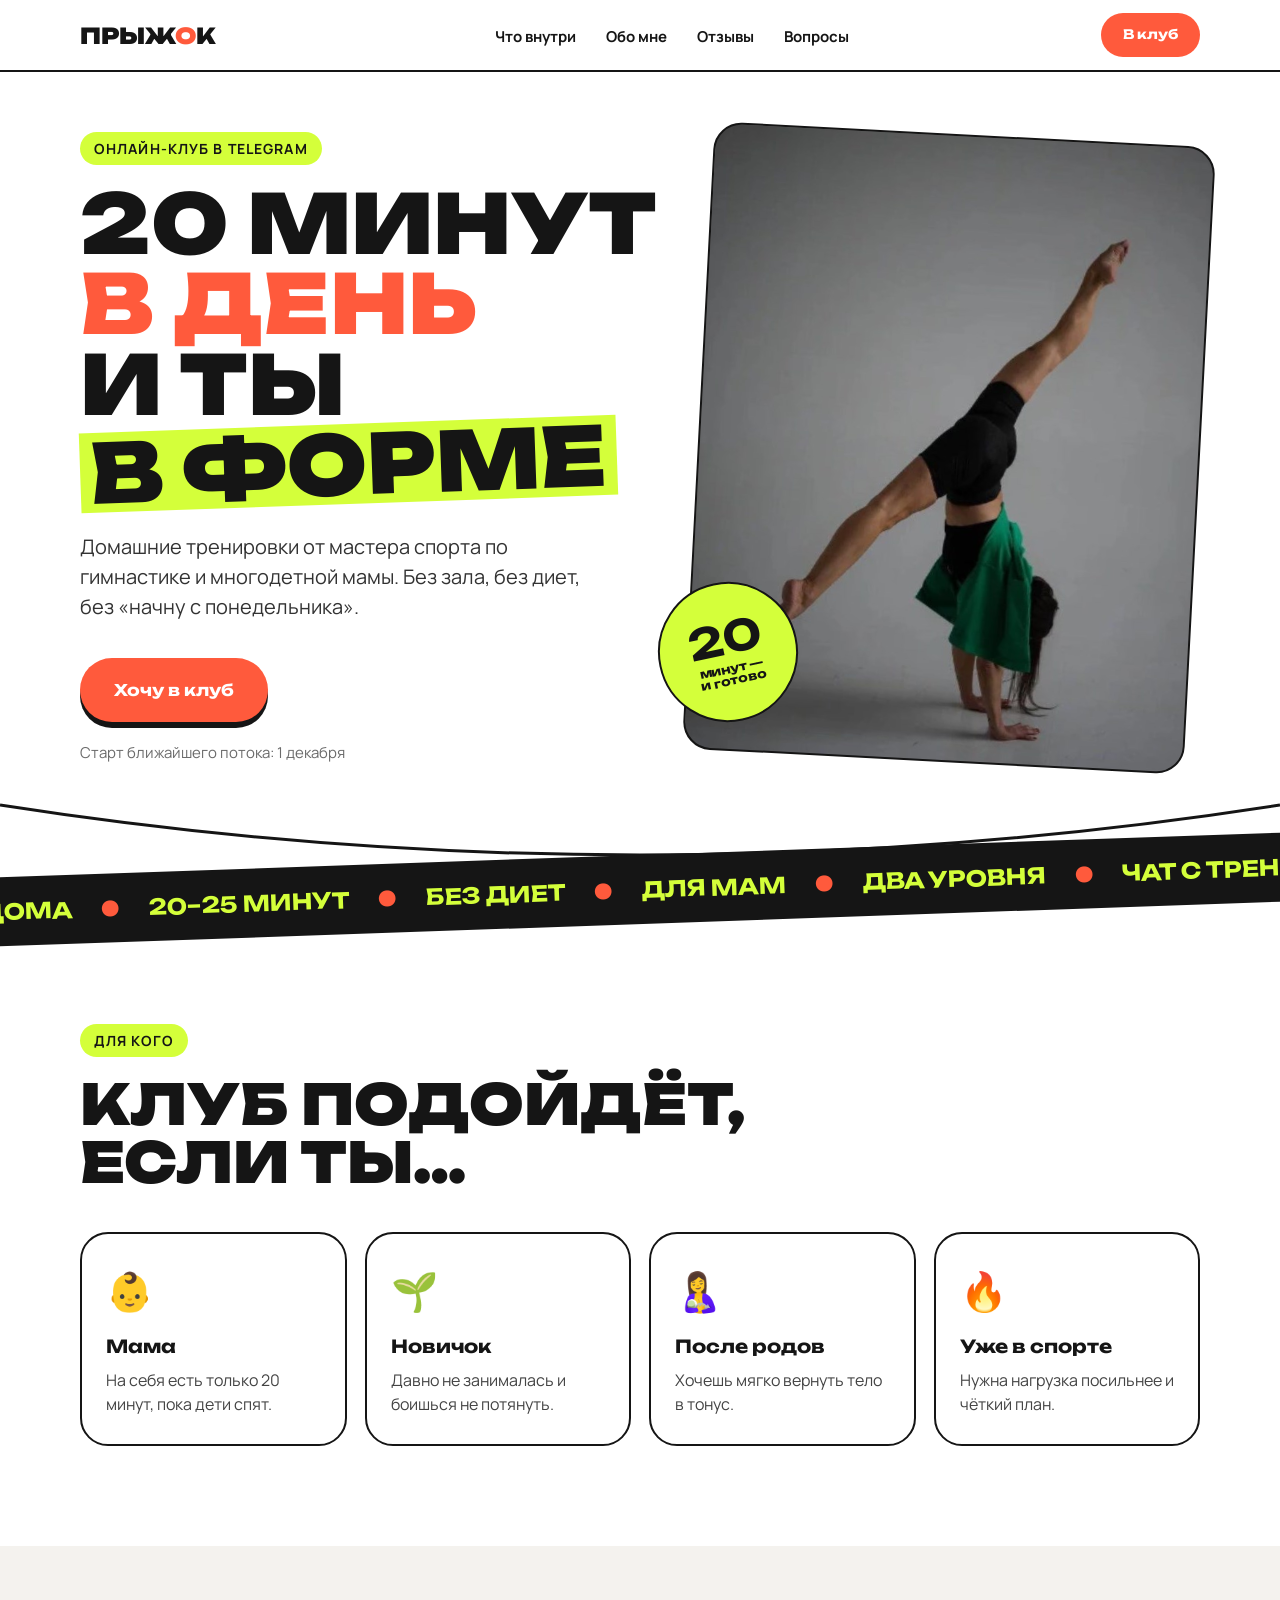
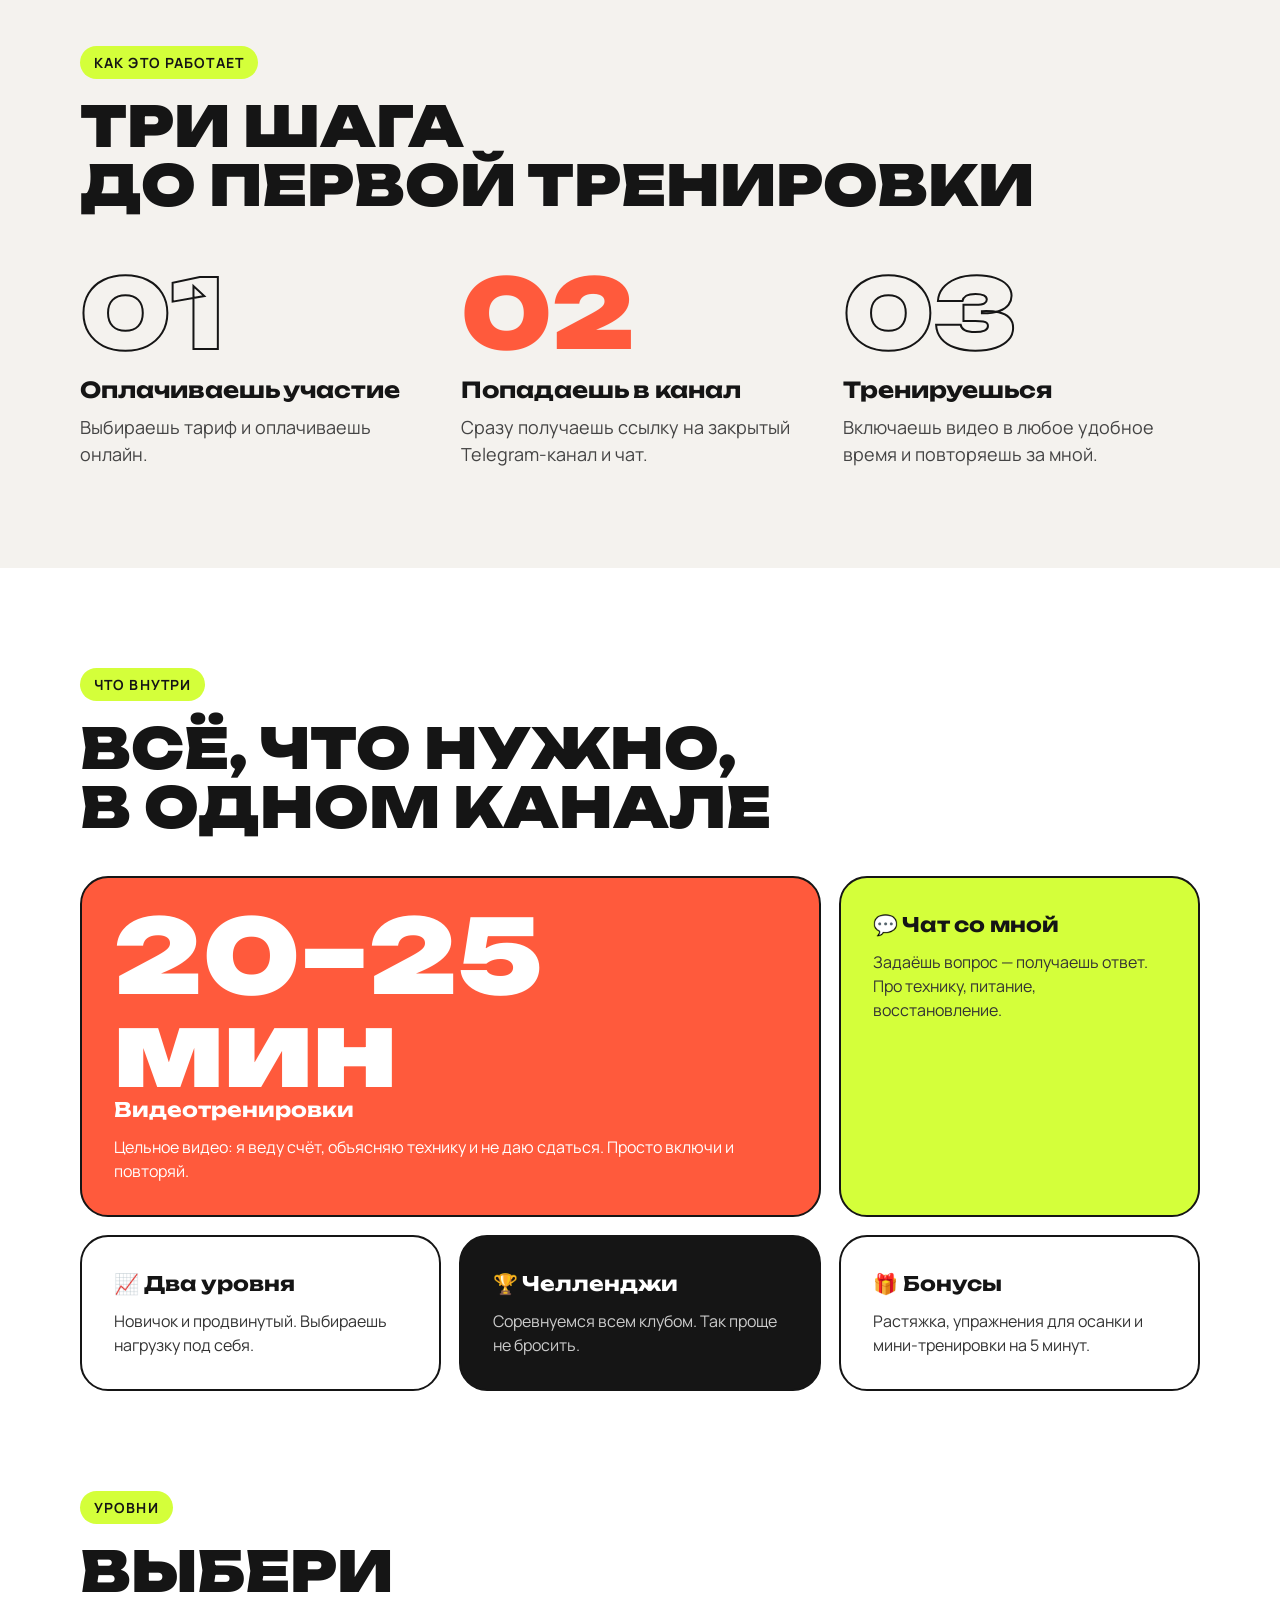
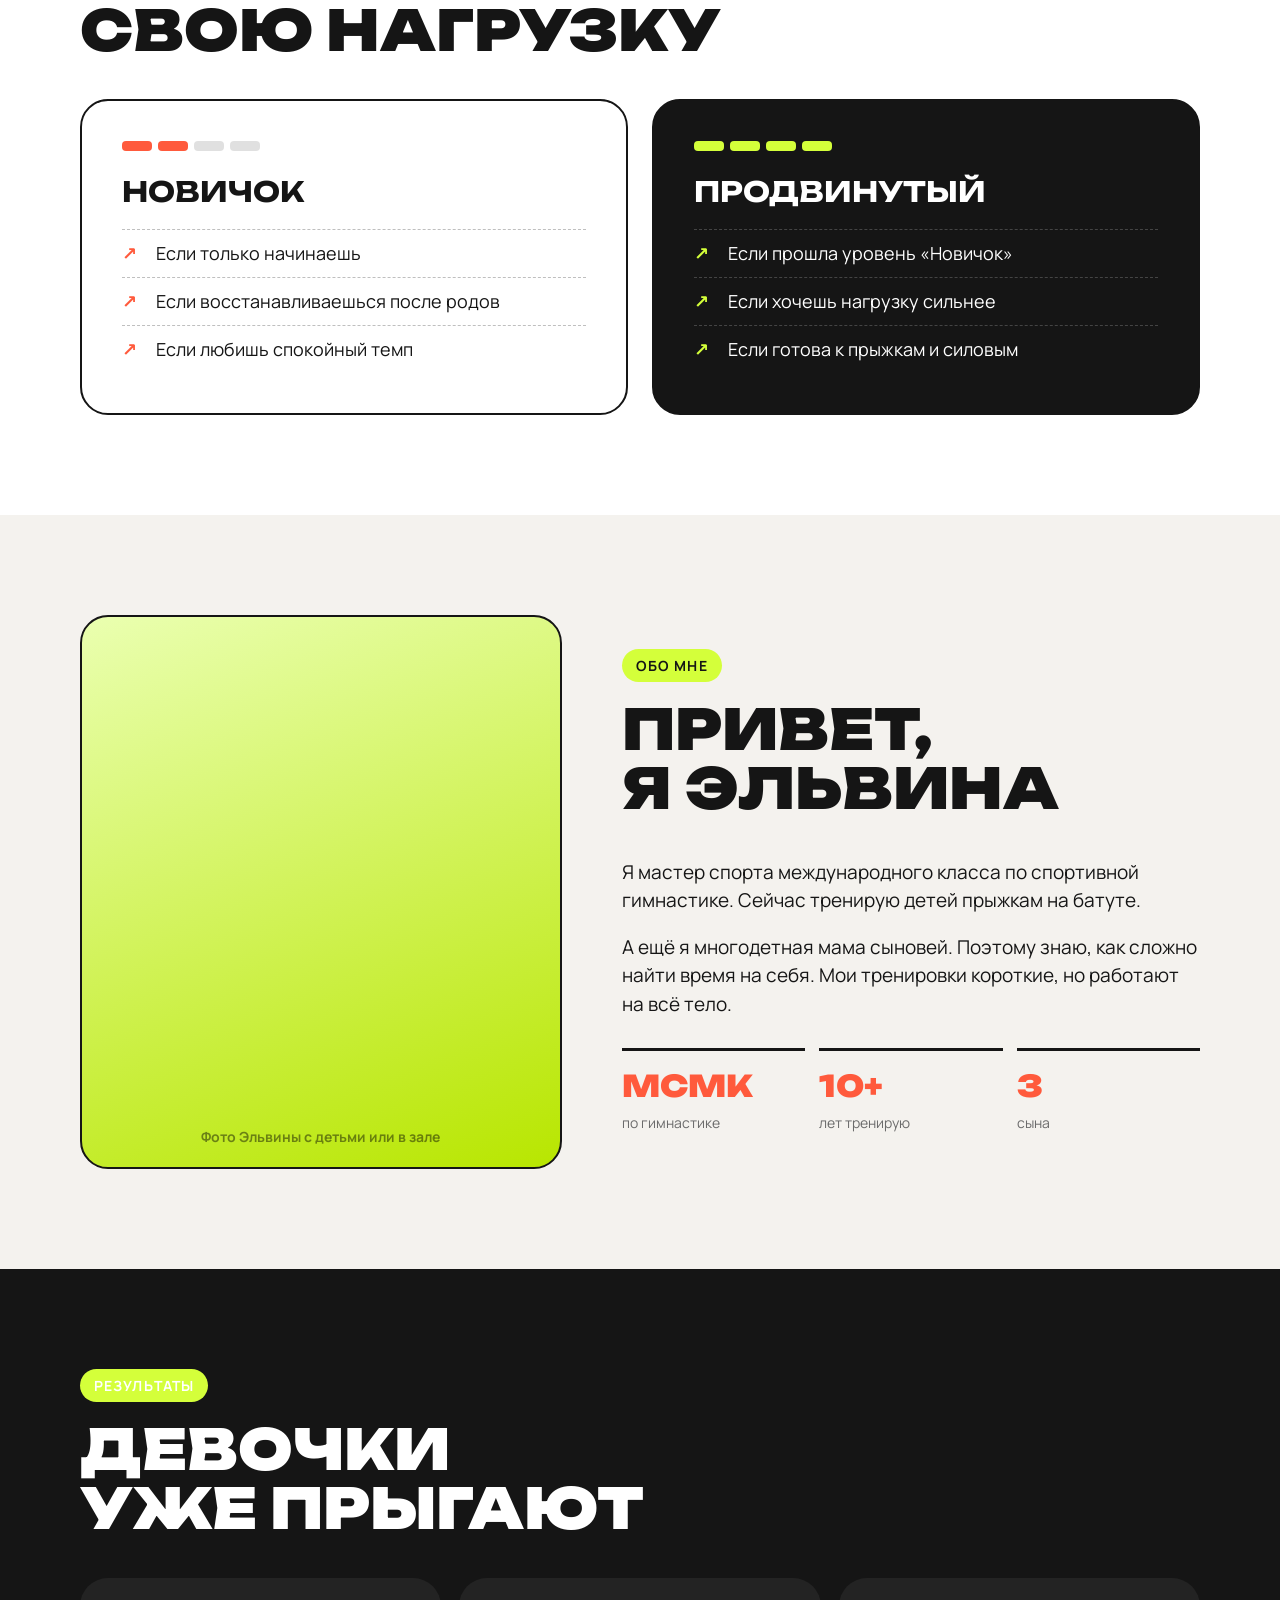
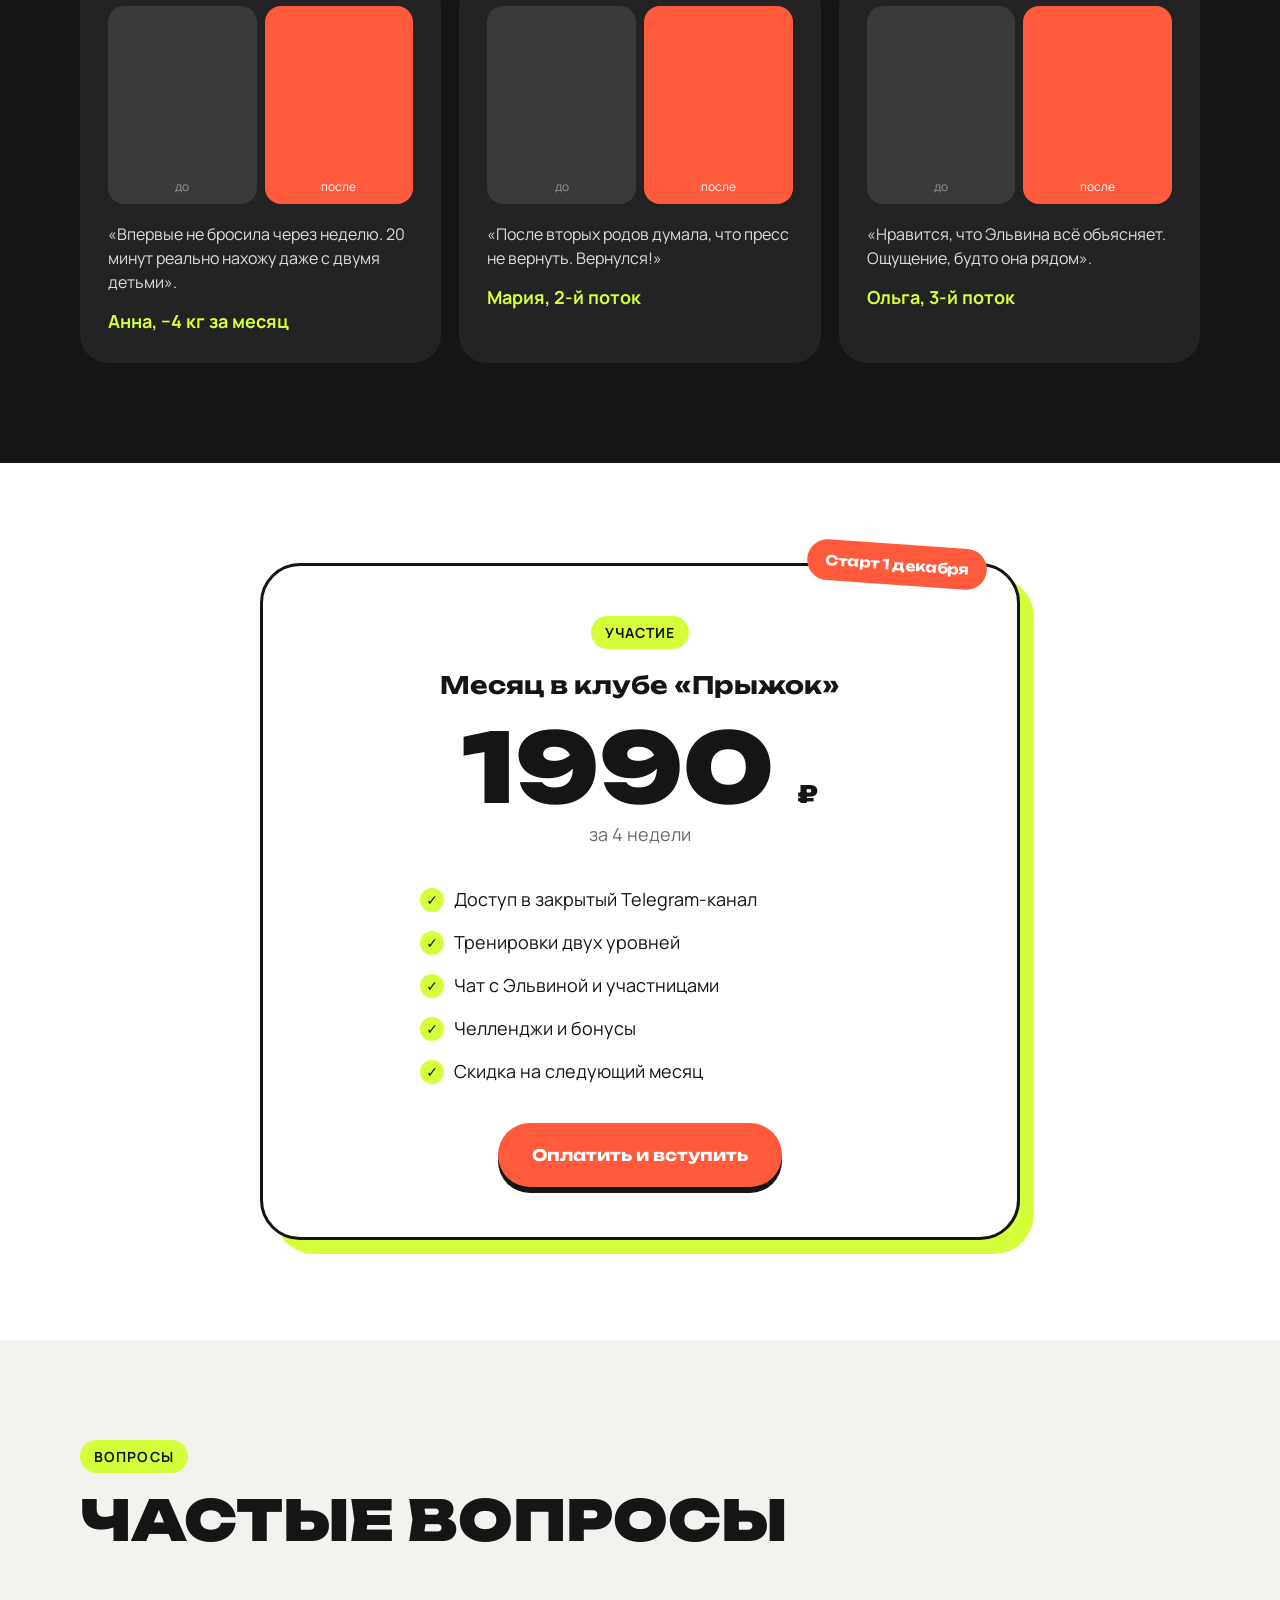
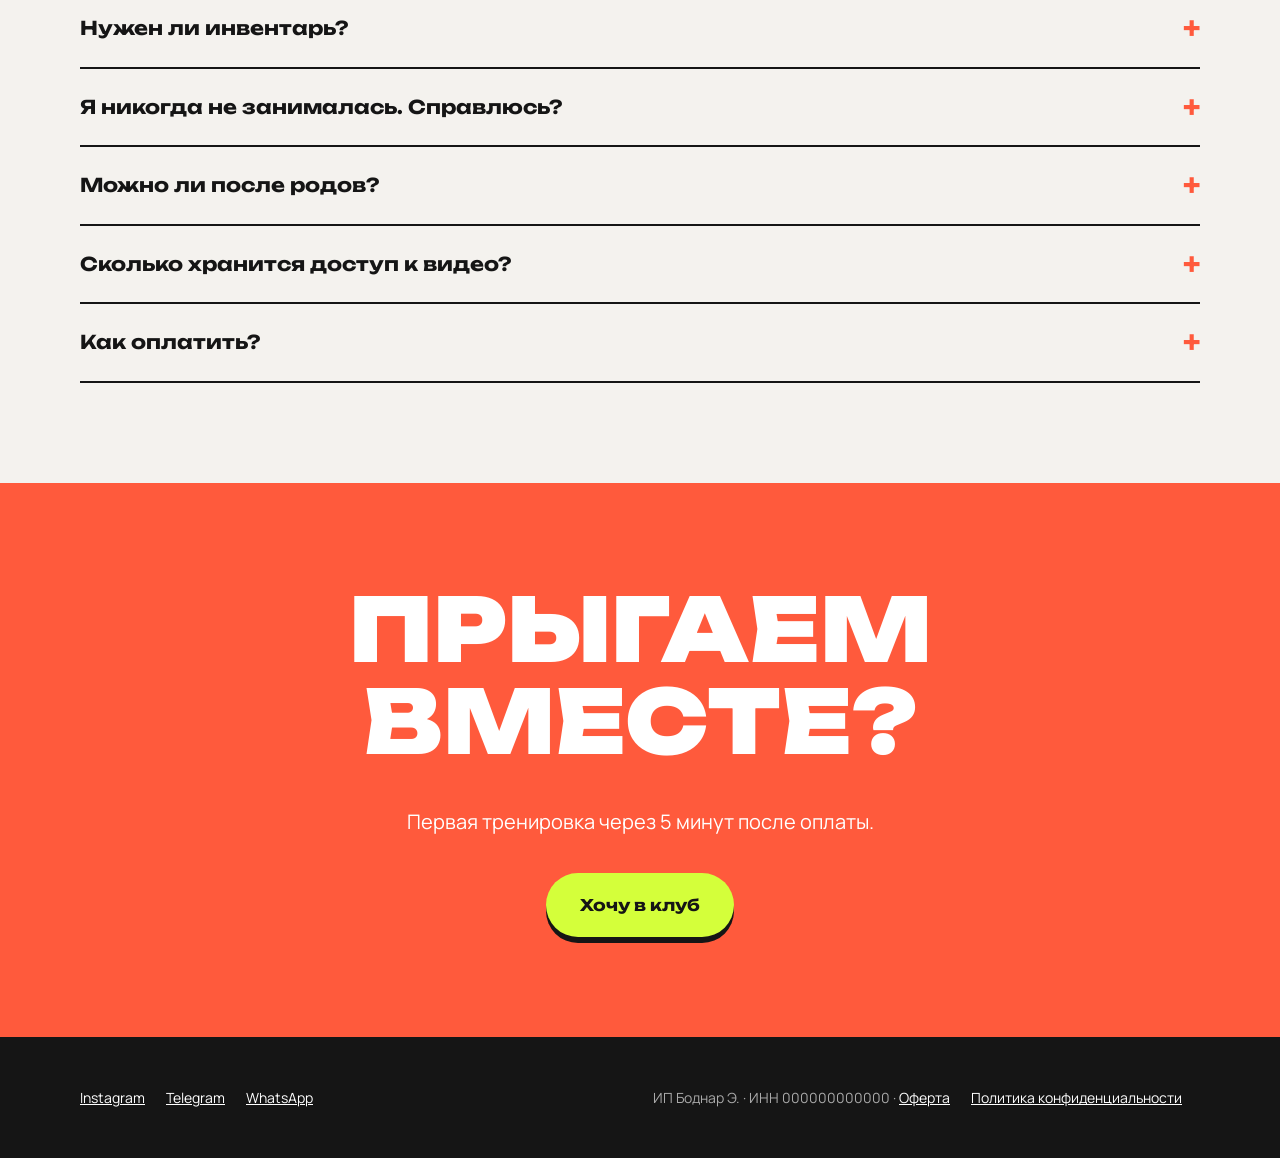
<file: koncepty/pryzhok/index.html>
<!doctype html>
<html lang="ru">
  <head>
    <meta name="robots" content="noindex, nofollow" />
    <meta charset="utf-8" />
    <meta name="viewport" content="width=device-width, initial-scale=1" />
    <title>ПРЫЖОК — тренировки с Эльвиной Боднар</title>
    <meta
      name="description"
      content="Домашние тренировки по 20–25 минут от мастера спорта по гимнастике. Закрытый Telegram-клуб."
    />
    <link rel="preconnect" href="https://fonts.googleapis.com" />
    <link rel="preconnect" href="https://fonts.gstatic.com" crossorigin />
    <link
      href="https://fonts.googleapis.com/css2?family=Unbounded:wght@500;700;900&family=Manrope:wght@400;500;700&display=swap"
      rel="stylesheet"
    />
    <style>
      /* ===== Цвета и базовые настройки ===== */
      :root {
        --ink: #151515; /* почти чёрный для текста */
        --paper: #ffffff; /* фон */
        --soft: #f4f2ee; /* светло-серый фон блоков */
        --coral: #ff5a3c; /* главный акцент */
        --lime: #d4ff3a; /* второй акцент */
        --muted: #6b6b6b; /* второстепенный текст */
        --radius: 28px;
      }
      * {
        box-sizing: border-box;
        margin: 0;
        padding: 0;
      }
      html {
        scroll-behavior: smooth;
      }
      body {
        font-family: "Manrope", system-ui, sans-serif;
        color: var(--ink);
        background: var(--paper);
        font-size: 18px;
        line-height: 1.5;
        overflow-x: hidden;
      }
      h1,
      h2,
      h3,
      .logo,
      .btn,
      .num {
        font-family: "Unbounded", sans-serif;
      }
      a {
        color: inherit;
      }
      .wrap {
        max-width: 1160px;
        margin: 0 auto;
        padding: 0 20px;
      }
      section {
        padding: 100px 0;
      }
      h2 {
        font-size: clamp(32px, 5vw, 56px);
        line-height: 1.05;
        font-weight: 900;
        text-transform: uppercase;
        margin-bottom: 40px;
      }
      .tag {
        display: inline-block;
        font-weight: 700;
        font-size: 14px;
        text-transform: uppercase;
        letter-spacing: 0.08em;
        background: var(--lime);
        padding: 6px 14px;
        border-radius: 99px;
        margin-bottom: 18px;
      }

      /* ===== Кнопки ===== */
      .btn {
        display: inline-block;
        text-decoration: none;
        font-weight: 700;
        font-size: 16px;
        padding: 20px 34px;
        border-radius: 99px;
        background: var(--coral);
        color: #fff;
        transition:
          transform 0.2s,
          box-shadow 0.2s;
        box-shadow: 0 6px 0 var(--ink);
      }
      .btn:hover {
        transform: translateY(-4px);
        box-shadow: 0 10px 0 var(--ink);
      }
      .btn.dark {
        background: var(--ink);
        box-shadow: 0 6px 0 var(--coral);
      }

      /* ===== Шапка ===== */
      header {
        position: sticky;
        top: 0;
        z-index: 10;
        background: rgba(255, 255, 255, 0.9);
        backdrop-filter: blur(8px);
        border-bottom: 2px solid var(--ink);
      }
      header .wrap {
        display: flex;
        align-items: center;
        justify-content: space-between;
        height: 70px;
      }
      .logo {
        font-weight: 900;
        font-size: 22px;
        text-decoration: none;
      }
      .logo span {
        color: var(--coral);
      }
      nav a {
        text-decoration: none;
        font-weight: 700;
        margin-left: 26px;
        font-size: 15px;
      }
      nav a:hover {
        color: var(--coral);
      }
      header .btn {
        padding: 12px 22px;
        font-size: 13px;
        box-shadow: none;
      }

      /* ===== Первый экран ===== */
      .hero {
        padding: 60px 0 120px;
        position: relative;
      }
      .hero .wrap {
        display: grid;
        grid-template-columns: 1.15fr 1fr;
        gap: 40px;
        align-items: center;
      }
      .hero h1 {
        font-size: clamp(40px, 6.4vw, 84px);
        line-height: 0.98;
        font-weight: 900;
        text-transform: uppercase;
      }
      .hero h1 .jump {
        color: var(--coral);
        display: inline-block;
        animation: jump 2.4s ease-in-out infinite;
      }
      .hero h1 .hl {
        background: var(--lime);
        padding: 0 10px;
        display: inline-block;
        transform: rotate(-2deg);
      }
      .hero p {
        font-size: 20px;
        margin: 28px 0 36px;
        max-width: 520px;
        color: #333;
      }
      .hero-note {
        margin-top: 20px;
        font-size: 15px;
        color: var(--muted);
      }
      @keyframes jump {
        0%,
        100% {
          transform: translateY(0);
        }
        40% {
          transform: translateY(-18px) rotate(-3deg);
        }
        60% {
          transform: translateY(0);
        }
      }

      /* Фото с дугой батута */
      .hero-photo {
        position: relative;
        aspect-ratio: 4/5;
      }
      .photo {
        width: 100%;
        height: 100%;
        border-radius: var(--radius);
        border: 2px solid var(--ink);
        background: linear-gradient(160deg, #ffd9cf, #ff8a70);
        display: flex;
        align-items: flex-end;
        justify-content: center;
        padding: 20px;
        font-weight: 700;
        color: rgba(0, 0, 0, 0.45);
        font-size: 14px;
        text-align: center;
        background-size: cover;
        background-position: center;
      }
      .hero-photo .photo {
        transform: rotate(3deg);
        background: #8e8e8e url("photos/elvina-hero.jpg") center / cover
          no-repeat;
      }
      .sticker {
        position: absolute;
        background: var(--lime);
        border: 2px solid var(--ink);
        border-radius: 50%;
        width: 140px;
        height: 140px;
        display: flex;
        flex-direction: column;
        align-items: center;
        justify-content: center;
        text-align: center;
        font-family: "Unbounded";
        font-weight: 900;
        line-height: 1;
        left: -40px;
        bottom: 40px;
        transform: rotate(-12deg);
        animation: float 4s ease-in-out infinite;
      }
      .sticker b {
        font-size: 42px;
      }
      .sticker small {
        font-size: 12px;
        font-weight: 700;
        margin-top: 4px;
      }
      @keyframes float {
        0%,
        100% {
          transform: rotate(-12deg) translateY(0);
        }
        50% {
          transform: rotate(-8deg) translateY(-10px);
        }
      }
      .arc {
        position: absolute;
        left: 0;
        right: 0;
        bottom: 0;
        width: 100%;
        height: 90px;
      }

      /* ===== Бегущая строка ===== */
      .ticker {
        background: var(--ink);
        color: var(--lime);
        transform: rotate(-2deg);
        margin: -30px -20px 0;
        padding: 18px 0;
        overflow: hidden;
        white-space: nowrap;
      }
      .ticker div {
        display: inline-block;
        animation: run 22s linear infinite;
        font-family: "Unbounded";
        font-weight: 700;
        font-size: 22px;
        text-transform: uppercase;
      }
      .ticker span {
        margin: 0 24px;
        color: var(--coral);
      }
      @keyframes run {
        from {
          transform: translateX(0);
        }
        to {
          transform: translateX(-50%);
        }
      }

      /* ===== Для кого ===== */
      .who-grid {
        display: grid;
        grid-template-columns: repeat(4, 1fr);
        gap: 18px;
      }
      .who-card {
        border: 2px solid var(--ink);
        border-radius: var(--radius);
        padding: 28px 24px;
        background: var(--paper);
        transition:
          transform 0.25s,
          background 0.25s;
      }
      .who-card:nth-child(odd) {
        transform: rotate(-1.5deg);
      }
      .who-card:nth-child(even) {
        transform: rotate(1.5deg);
      }
      .who-card:hover {
        transform: rotate(0) translateY(-8px);
        background: var(--lime);
      }
      .who-card .emoji {
        font-size: 38px;
        margin-bottom: 14px;
      }
      .who-card h3 {
        font-size: 18px;
        margin-bottom: 8px;
      }
      .who-card p {
        font-size: 16px;
        color: #444;
      }

      /* ===== Как это работает ===== */
      .how {
        background: var(--soft);
      }
      .steps {
        display: grid;
        grid-template-columns: repeat(3, 1fr);
        gap: 24px;
        counter-reset: s;
      }
      .step {
        position: relative;
        padding-top: 10px;
      }
      .step .num {
        font-size: 96px;
        font-weight: 900;
        line-height: 1;
        color: transparent;
        -webkit-text-stroke: 2px var(--ink);
      }
      .step:nth-child(2) .num {
        color: var(--coral);
        -webkit-text-stroke: 0;
      }
      .step h3 {
        font-size: 22px;
        margin: 12px 0 8px;
      }
      .step p {
        color: #444;
      }

      /* ===== Что внутри ===== */
      .inside-grid {
        display: grid;
        grid-template-columns: repeat(3, 1fr);
        gap: 18px;
      }
      .box {
        border-radius: var(--radius);
        padding: 32px;
        border: 2px solid var(--ink);
      }
      .box h3 {
        font-size: 20px;
        margin-bottom: 10px;
      }
      .box p {
        color: #333;
        font-size: 16px;
      }
      .box.big {
        grid-column: span 2;
        background: var(--coral);
        color: #fff;
        display: flex;
        flex-direction: column;
        justify-content: space-between;
        min-height: 260px;
      }
      .box.big p {
        color: #fff;
      }
      .box.big .min {
        font-family: "Unbounded";
        font-weight: 900;
        font-size: clamp(56px, 8vw, 110px);
        line-height: 0.9;
      }
      .box.lime {
        background: var(--lime);
      }
      .box.dark {
        background: var(--ink);
        color: #fff;
      }
      .box.dark p {
        color: #ccc;
      }

      /* ===== Уровни ===== */
      .levels {
        display: grid;
        grid-template-columns: 1fr 1fr;
        gap: 24px;
      }
      .level {
        border-radius: var(--radius);
        padding: 40px;
        border: 2px solid var(--ink);
        position: relative;
        overflow: hidden;
      }
      .level h3 {
        font-size: 28px;
        margin-bottom: 16px;
        text-transform: uppercase;
      }
      .level ul {
        list-style: none;
      }
      .level li {
        padding: 10px 0 10px 34px;
        position: relative;
        border-top: 1px dashed rgba(0, 0, 0, 0.25);
      }
      .level li::before {
        content: "↗";
        position: absolute;
        left: 0;
        font-weight: 900;
        color: var(--coral);
      }
      .level.pro {
        background: var(--ink);
        color: #fff;
      }
      .level.pro li {
        border-color: rgba(255, 255, 255, 0.2);
      }
      .level.pro li::before {
        color: var(--lime);
      }
      .bars {
        display: flex;
        gap: 6px;
        margin-bottom: 20px;
      }
      .bars i {
        width: 30px;
        height: 10px;
        border-radius: 4px;
        background: rgba(0, 0, 0, 0.12);
      }
      .bars i.on {
        background: var(--coral);
      }
      .level.pro .bars i {
        background: rgba(255, 255, 255, 0.18);
      }
      .level.pro .bars i.on {
        background: var(--lime);
      }

      /* ===== Обо мне ===== */
      .about .wrap {
        display: grid;
        grid-template-columns: 1fr 1.2fr;
        gap: 60px;
        align-items: center;
      }
      .about .photo {
        aspect-ratio: 1/1.15;
        transform: rotate(-3deg);
        background: linear-gradient(160deg, #eaffb0, #b8e600);
      }
      .about p {
        margin-bottom: 18px;
        font-size: 19px;
      }
      .facts {
        display: grid;
        grid-template-columns: repeat(3, 1fr);
        gap: 14px;
        margin-top: 30px;
      }
      .fact {
        border-top: 3px solid var(--ink);
        padding-top: 12px;
      }
      .fact b {
        font-family: "Unbounded";
        font-size: 30px;
        font-weight: 900;
        display: block;
        color: var(--coral);
      }
      .fact span {
        font-size: 14px;
        color: var(--muted);
      }

      /* ===== Отзывы ===== */
      .reviews {
        background: var(--ink);
        color: #fff;
      }
      .rev-grid {
        display: grid;
        grid-template-columns: repeat(3, 1fr);
        gap: 18px;
      }
      .rev {
        background: #232323;
        border-radius: var(--radius);
        padding: 28px;
      }
      .rev .ba {
        display: grid;
        grid-template-columns: 1fr 1fr;
        gap: 8px;
        margin-bottom: 18px;
      }
      .rev .ba div {
        aspect-ratio: 3/4;
        border-radius: 16px;
        background: #3a3a3a;
        display: flex;
        align-items: flex-end;
        justify-content: center;
        padding: 8px;
        font-size: 12px;
        color: #999;
      }
      .rev .ba div:last-child {
        background: var(--coral);
        color: #fff;
      }
      .rev p {
        font-size: 16px;
        color: #ddd;
        margin-bottom: 14px;
      }
      .rev b {
        color: var(--lime);
      }

      /* ===== Цена ===== */
      .price-card {
        max-width: 760px;
        margin: 0 auto;
        border: 3px solid var(--ink);
        border-radius: 40px;
        padding: 50px;
        text-align: center;
        position: relative;
        background: var(--paper);
        box-shadow: 14px 14px 0 var(--lime);
      }
      .price-card .sum {
        font-family: "Unbounded";
        font-weight: 900;
        font-size: clamp(54px, 9vw, 96px);
        line-height: 1;
        margin: 16px 0 6px;
      }
      .price-card .sum small {
        font-size: 24px;
      }
      .price-card ul {
        list-style: none;
        text-align: left;
        max-width: 440px;
        margin: 30px auto;
      }
      .price-card li {
        padding: 8px 0 8px 34px;
        position: relative;
      }
      .price-card li::before {
        content: "✓";
        position: absolute;
        left: 0;
        width: 24px;
        height: 24px;
        border-radius: 50%;
        background: var(--lime);
        text-align: center;
        line-height: 24px;
        font-weight: 900;
        font-size: 14px;
        top: 10px;
      }
      .start {
        position: absolute;
        top: -22px;
        right: 30px;
        background: var(--coral);
        color: #fff;
        font-family: "Unbounded";
        font-weight: 700;
        padding: 10px 18px;
        border-radius: 99px;
        transform: rotate(4deg);
        font-size: 14px;
      }

      /* ===== Вопросы ===== */
      .faq {
        background: var(--soft);
      }
      details {
        border-bottom: 2px solid var(--ink);
        padding: 24px 0;
      }
      summary {
        font-family: "Unbounded";
        font-weight: 700;
        font-size: 19px;
        cursor: pointer;
        list-style: none;
        display: flex;
        justify-content: space-between;
        gap: 20px;
      }
      summary::-webkit-details-marker {
        display: none;
      }
      summary::after {
        content: "+";
        font-size: 28px;
        line-height: 1;
        color: var(--coral);
        transition: transform 0.2s;
      }
      details[open] summary::after {
        transform: rotate(45deg);
      }
      details p {
        margin-top: 14px;
        color: #444;
        max-width: 780px;
      }

      /* ===== Финальный призыв и подвал ===== */
      .final {
        background: var(--coral);
        color: #fff;
        text-align: center;
        overflow: hidden;
        position: relative;
      }
      .final h2 {
        font-size: clamp(36px, 7vw, 88px);
      }
      .final p {
        font-size: 20px;
        margin-bottom: 36px;
      }
      .final .btn {
        background: var(--lime);
        color: var(--ink);
      }
      footer {
        background: var(--ink);
        color: #aaa;
        padding: 50px 0;
        font-size: 14px;
      }
      footer .wrap {
        display: flex;
        flex-wrap: wrap;
        justify-content: space-between;
        gap: 20px;
      }
      footer a {
        color: #fff;
        margin-right: 18px;
      }

      /* ===== Появление блоков при прокрутке ===== */
      .reveal {
        opacity: 0;
        transform: translateY(40px);
        transition:
          opacity 0.7s,
          transform 0.7s;
      }
      .reveal.show {
        opacity: 1;
        transform: none;
      }

      /* ===== Телефоны ===== */
      @media (max-width: 900px) {
        section {
          padding: 70px 0;
        }
        nav {
          display: none;
        }
        .hero {
          padding: 30px 0 90px;
        }
        .hero .wrap,
        .about .wrap,
        .levels {
          grid-template-columns: 1fr;
        }
        .hero-photo,
        .about .photo {
          width: 100%;
          max-width: 360px;
          margin: 0 auto;
        }
        .sticker {
          width: 110px;
          height: 110px;
          left: -10px;
        }
        .sticker b {
          font-size: 32px;
        }
        .who-grid {
          grid-template-columns: 1fr 1fr;
        }
        .steps,
        .rev-grid,
        .inside-grid {
          grid-template-columns: 1fr;
        }
        .box.big {
          grid-column: auto;
        }
        .price-card {
          padding: 40px 22px;
          box-shadow: 8px 8px 0 var(--lime);
        }
      }
      @media (max-width: 520px) {
        body {
          font-size: 16px;
        }
        .who-grid {
          grid-template-columns: 1fr;
        }
        .facts {
          grid-template-columns: 1fr 1fr 1fr;
        }
        .fact b {
          font-size: 22px;
        }
        header .btn {
          display: none;
        }
      }
      @media (prefers-reduced-motion: reduce) {
        *,
        *::before,
        *::after {
          animation: none !important;
          transition: none !important;
        }
        .reveal {
          opacity: 1;
          transform: none;
        }
      }
      html { overflow-x: clip; }
    </style>
  </head>
  <body>
    <!-- Шапка -->
    <header>
      <div class="wrap">
        <a href="#" class="logo">ПРЫЖ<span>О</span>К</a>
        <nav>
          <a href="#inside">Что внутри</a>
          <a href="#about">Обо мне</a>
          <a href="#reviews">Отзывы</a>
          <a href="#faq">Вопросы</a>
        </nav>
        <a href="#price" class="btn">В клуб</a>
      </div>
    </header>

    <!-- Первый экран -->
    <section class="hero">
      <div class="wrap">
        <div>
          <span class="tag">Онлайн-клуб в Telegram</span>
          <h1>
            20 минут <span class="jump">в день</span><br />и ты
            <span class="hl">в форме</span>
          </h1>
          <p>
            Домашние тренировки от мастера спорта по гимнастике и многодетной
            мамы. Без зала, без диет, без «начну с понедельника».
          </p>
          <a href="#price" class="btn">Хочу в клуб</a>
          <div class="hero-note">Старт ближайшего потока: 1 декабря</div>
        </div>
        <div class="hero-photo">
          <div
            class="photo"
            role="img"
            aria-label="Эльвина делает стойку на руках со шпагатом"
          ></div>
          <div class="sticker">
            <b>20</b><small>минут —<br />и готово</small>
          </div>
        </div>
      </div>
      <!-- дуга батута -->
      <svg
        class="arc"
        viewBox="0 0 1200 90"
        preserveAspectRatio="none"
        aria-hidden="true"
      >
        <path
          d="M0 10 Q600 110 1200 10"
          fill="none"
          stroke="#151515"
          stroke-width="3"
        />
      </svg>
    </section>

    <!-- Бегущая строка -->
    <div class="ticker" aria-hidden="true">
      <div>
        Дома <span>●</span> 20–25 минут <span>●</span> Без диет
        <span>●</span> Для мам <span>●</span> Два уровня <span>●</span> Чат с
        тренером <span>●</span> Дома <span>●</span> 20–25 минут
        <span>●</span> Без диет <span>●</span> Для мам <span>●</span> Два уровня
        <span>●</span> Чат с тренером <span>●</span>
      </div>
    </div>

    <!-- Для кого -->
    <section>
      <div class="wrap">
        <span class="tag">Для кого</span>
        <h2>Клуб подойдёт,<br />если ты…</h2>
        <div class="who-grid">
          <div class="who-card reveal">
            <div class="emoji">👶</div>
            <h3>Мама</h3>
            <p>На себя есть только 20 минут, пока дети спят.</p>
          </div>
          <div class="who-card reveal">
            <div class="emoji">🌱</div>
            <h3>Новичок</h3>
            <p>Давно не занималась и боишься не потянуть.</p>
          </div>
          <div class="who-card reveal">
            <div class="emoji">🤱</div>
            <h3>После родов</h3>
            <p>Хочешь мягко вернуть тело в тонус.</p>
          </div>
          <div class="who-card reveal">
            <div class="emoji">🔥</div>
            <h3>Уже в спорте</h3>
            <p>Нужна нагрузка посильнее и чёткий план.</p>
          </div>
        </div>
      </div>
    </section>

    <!-- Как это работает -->
    <section class="how">
      <div class="wrap">
        <span class="tag">Как это работает</span>
        <h2>Три шага<br />до первой тренировки</h2>
        <div class="steps">
          <div class="step reveal">
            <div class="num">01</div>
            <h3>Оплачиваешь участие</h3>
            <p>Выбираешь тариф и оплачиваешь онлайн.</p>
          </div>
          <div class="step reveal">
            <div class="num">02</div>
            <h3>Попадаешь в канал</h3>
            <p>Сразу получаешь ссылку на закрытый Telegram-канал и чат.</p>
          </div>
          <div class="step reveal">
            <div class="num">03</div>
            <h3>Тренируешься</h3>
            <p>Включаешь видео в любое удобное время и повторяешь за мной.</p>
          </div>
        </div>
      </div>
    </section>

    <!-- Что внутри -->
    <section id="inside">
      <div class="wrap">
        <span class="tag">Что внутри</span>
        <h2>Всё, что нужно,<br />в одном канале</h2>
        <div class="inside-grid">
          <div class="box big reveal">
            <div class="min">20–25<br />мин</div>
            <div>
              <h3>Видеотренировки</h3>
              <p>
                Цельное видео: я веду счёт, объясняю технику и не даю сдаться.
                Просто включи и повторяй.
              </p>
            </div>
          </div>
          <div class="box lime reveal">
            <h3>💬 Чат со мной</h3>
            <p>
              Задаёшь вопрос — получаешь ответ. Про технику, питание,
              восстановление.
            </p>
          </div>
          <div class="box reveal">
            <h3>📈 Два уровня</h3>
            <p>Новичок и продвинутый. Выбираешь нагрузку под себя.</p>
          </div>
          <div class="box dark reveal">
            <h3>🏆 Челленджи</h3>
            <p>Соревнуемся всем клубом. Так проще не бросить.</p>
          </div>
          <div class="box reveal">
            <h3>🎁 Бонусы</h3>
            <p>Растяжка, упражнения для осанки и мини-тренировки на 5 минут.</p>
          </div>
        </div>
      </div>
    </section>

    <!-- Уровни -->
    <section style="padding-top: 0">
      <div class="wrap">
        <span class="tag">Уровни</span>
        <h2>Выбери<br />свою нагрузку</h2>
        <div class="levels">
          <div class="level reveal">
            <div class="bars">
              <i class="on"></i><i class="on"></i><i></i><i></i>
            </div>
            <h3>Новичок</h3>
            <ul>
              <li>Если только начинаешь</li>
              <li>Если восстанавливаешься после родов</li>
              <li>Если любишь спокойный темп</li>
            </ul>
          </div>
          <div class="level pro reveal">
            <div class="bars">
              <i class="on"></i><i class="on"></i><i class="on"></i
              ><i class="on"></i>
            </div>
            <h3>Продвинутый</h3>
            <ul>
              <li>Если прошла уровень «Новичок»</li>
              <li>Если хочешь нагрузку сильнее</li>
              <li>Если готова к прыжкам и силовым</li>
            </ul>
          </div>
        </div>
      </div>
    </section>

    <!-- Обо мне -->
    <section class="about how" id="about">
      <div class="wrap">
        <div class="photo reveal">Фото Эльвины с детьми или в зале</div>
        <div class="reveal">
          <span class="tag">Обо мне</span>
          <h2>Привет,<br />я Эльвина</h2>
          <p>
            Я мастер спорта международного класса по спортивной гимнастике.
            Сейчас тренирую детей прыжкам на батуте.
          </p>
          <p>
            А ещё я многодетная мама сыновей. Поэтому знаю, как сложно найти
            время на себя. Мои тренировки короткие, но работают на всё тело.
          </p>
          <div class="facts">
            <div class="fact"><b>МСМК</b><span>по гимнастике</span></div>
            <div class="fact"><b>10+</b><span>лет тренирую</span></div>
            <div class="fact"><b>3</b><span>сына</span></div>
          </div>
        </div>
      </div>
    </section>

    <!-- Отзывы -->
    <section class="reviews" id="reviews">
      <div class="wrap">
        <span class="tag">Результаты</span>
        <h2>Девочки<br />уже прыгают</h2>
        <div class="rev-grid">
          <div class="rev reveal">
            <div class="ba">
              <div>до</div>
              <div>после</div>
            </div>
            <p>
              «Впервые не бросила через неделю. 20 минут реально нахожу даже с
              двумя детьми».
            </p>
            <b>Анна, −4 кг за месяц</b>
          </div>
          <div class="rev reveal">
            <div class="ba">
              <div>до</div>
              <div>после</div>
            </div>
            <p>«После вторых родов думала, что пресс не вернуть. Вернулся!»</p>
            <b>Мария, 2-й поток</b>
          </div>
          <div class="rev reveal">
            <div class="ba">
              <div>до</div>
              <div>после</div>
            </div>
            <p>
              «Нравится, что Эльвина всё объясняет. Ощущение, будто она рядом».
            </p>
            <b>Ольга, 3-й поток</b>
          </div>
        </div>
      </div>
    </section>

    <!-- Цена -->
    <section id="price">
      <div class="wrap">
        <div class="price-card reveal">
          <div class="start">Старт 1 декабря</div>
          <span class="tag">Участие</span>
          <h3 style="font-size: 24px">Месяц в клубе «Прыжок»</h3>
          <div class="sum">1990 <small>₽</small></div>
          <div style="color: var(--muted)">за 4 недели</div>
          <ul>
            <li>Доступ в закрытый Telegram-канал</li>
            <li>Тренировки двух уровней</li>
            <li>Чат с Эльвиной и участницами</li>
            <li>Челленджи и бонусы</li>
            <li>Скидка на следующий месяц</li>
          </ul>
          <a href="#" class="btn">Оплатить и вступить</a>
        </div>
      </div>
    </section>

    <!-- Вопросы -->
    <section class="faq" id="faq">
      <div class="wrap">
        <span class="tag">Вопросы</span>
        <h2>Частые вопросы</h2>
        <details>
          <summary>Нужен ли инвентарь?</summary>
          <p>
            Нет. Хватит коврика. Для продвинутого уровня пригодятся гантели или
            бутылки с водой.
          </p>
        </details>
        <details>
          <summary>Я никогда не занималась. Справлюсь?</summary>
          <p>
            Да. Начни с уровня «Новичок». Я показываю облегчённые варианты
            каждого упражнения.
          </p>
        </details>
        <details>
          <summary>Можно ли после родов?</summary>
          <p>
            Можно, после разрешения врача. На уровне «Новичок» есть мягкие
            тренировки для восстановления.
          </p>
        </details>
        <details>
          <summary>Сколько хранится доступ к видео?</summary>
          <p>Все видео потока доступны до конца оплаченного месяца.</p>
        </details>
        <details>
          <summary>Как оплатить?</summary>
          <p>
            Картой онлайн по кнопке выше. После оплаты сразу придёт ссылка на
            канал.
          </p>
        </details>
      </div>
    </section>

    <!-- Финальный призыв -->
    <section class="final">
      <div class="wrap">
        <h2>Прыгаем<br />вместе?</h2>
        <p>Первая тренировка через 5 минут после оплаты.</p>
        <a href="#price" class="btn">Хочу в клуб</a>
      </div>
    </section>

    <footer>
      <div class="wrap">
        <div>
          <a href="#" target="_blank"
            >Instagram</a
          >
          <a href="#" target="_blank">Telegram</a>
          <a href="#" target="_blank">WhatsApp</a>
        </div>
        <div>
          ИП Боднар Э. · ИНН 000000000000 · <a href="#">Оферта</a>
          <a href="#">Политика конфиденциальности</a>
        </div>
      </div>
    </footer>

    <script>
      // Плавное появление блоков при прокрутке
      const io = new IntersectionObserver(
        (entries) => {
          entries.forEach((e) => {
            if (e.isIntersecting) {
              e.target.classList.add("show");
              io.unobserve(e.target);
            }
          });
        },
        { threshold: 0.15 },
      );
      document.querySelectorAll(".reveal").forEach((el) => io.observe(el));
    </script>
  </body>
</html>
</file>
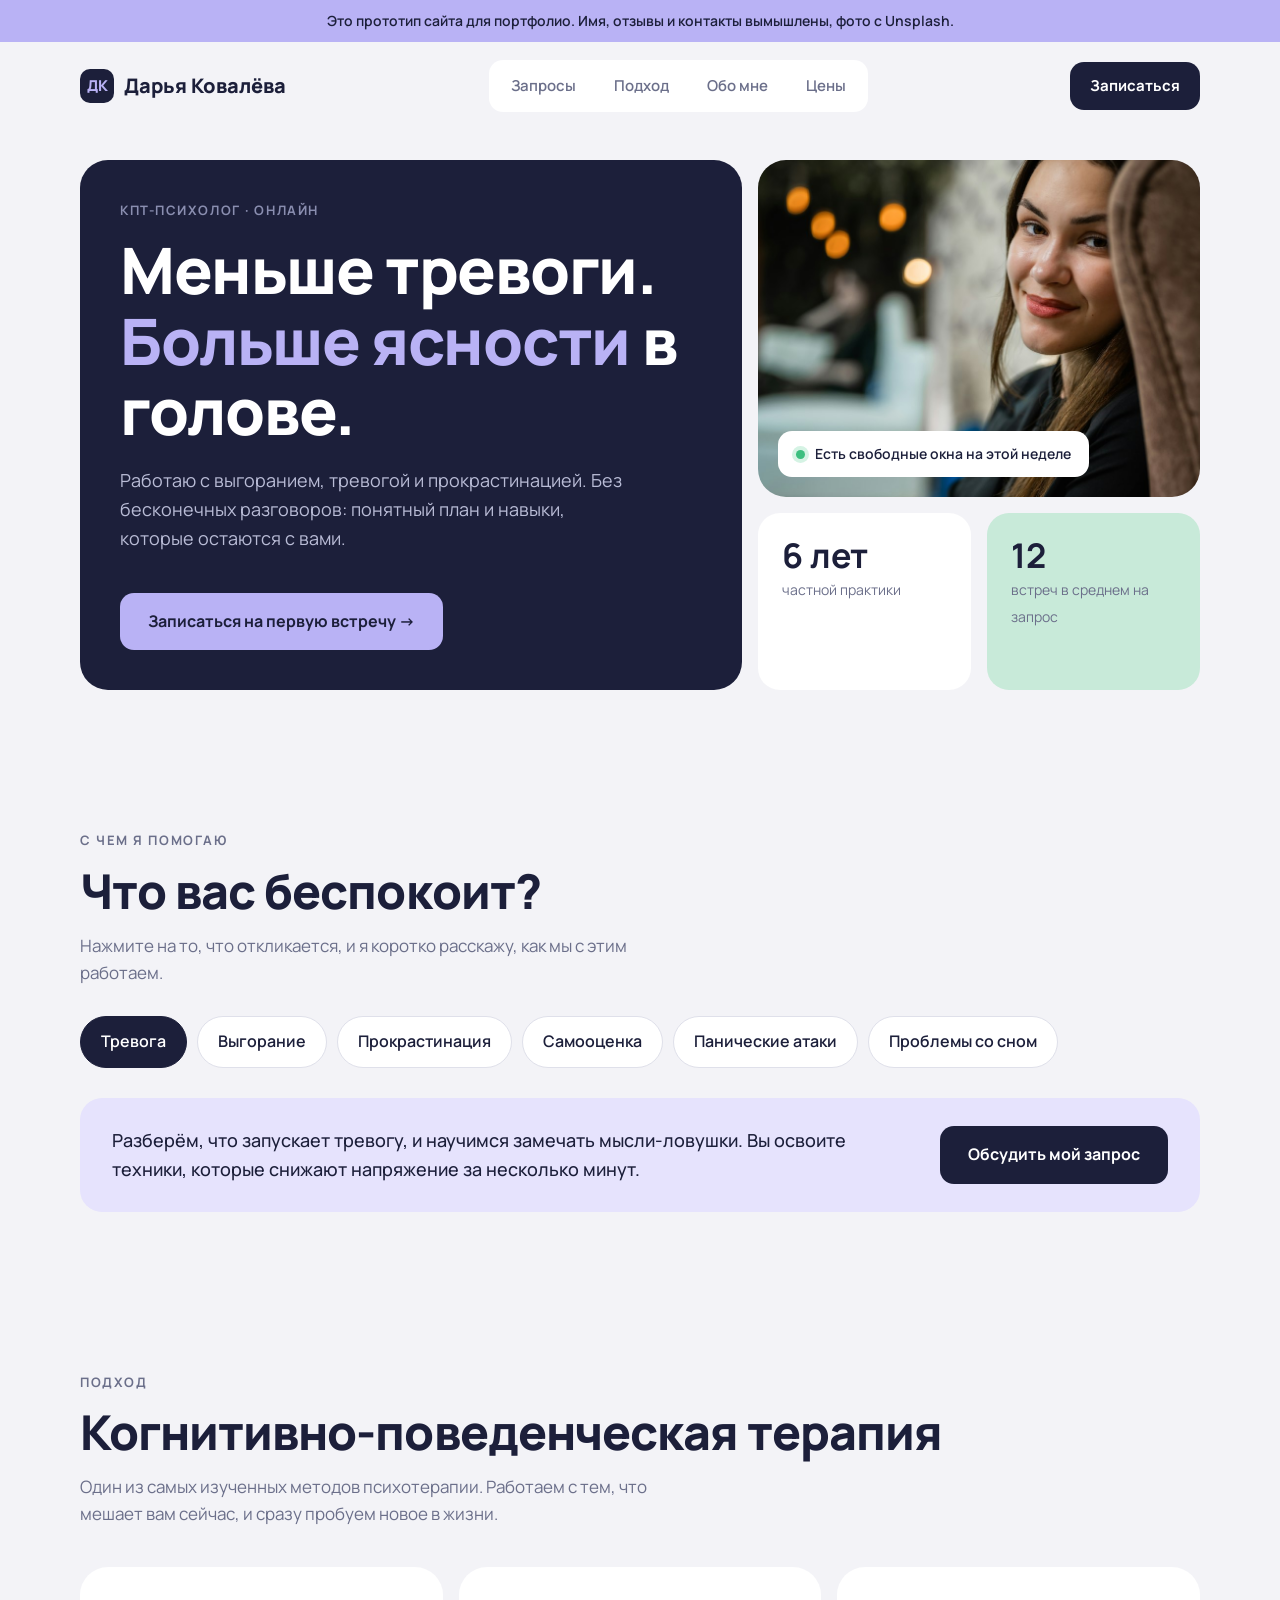
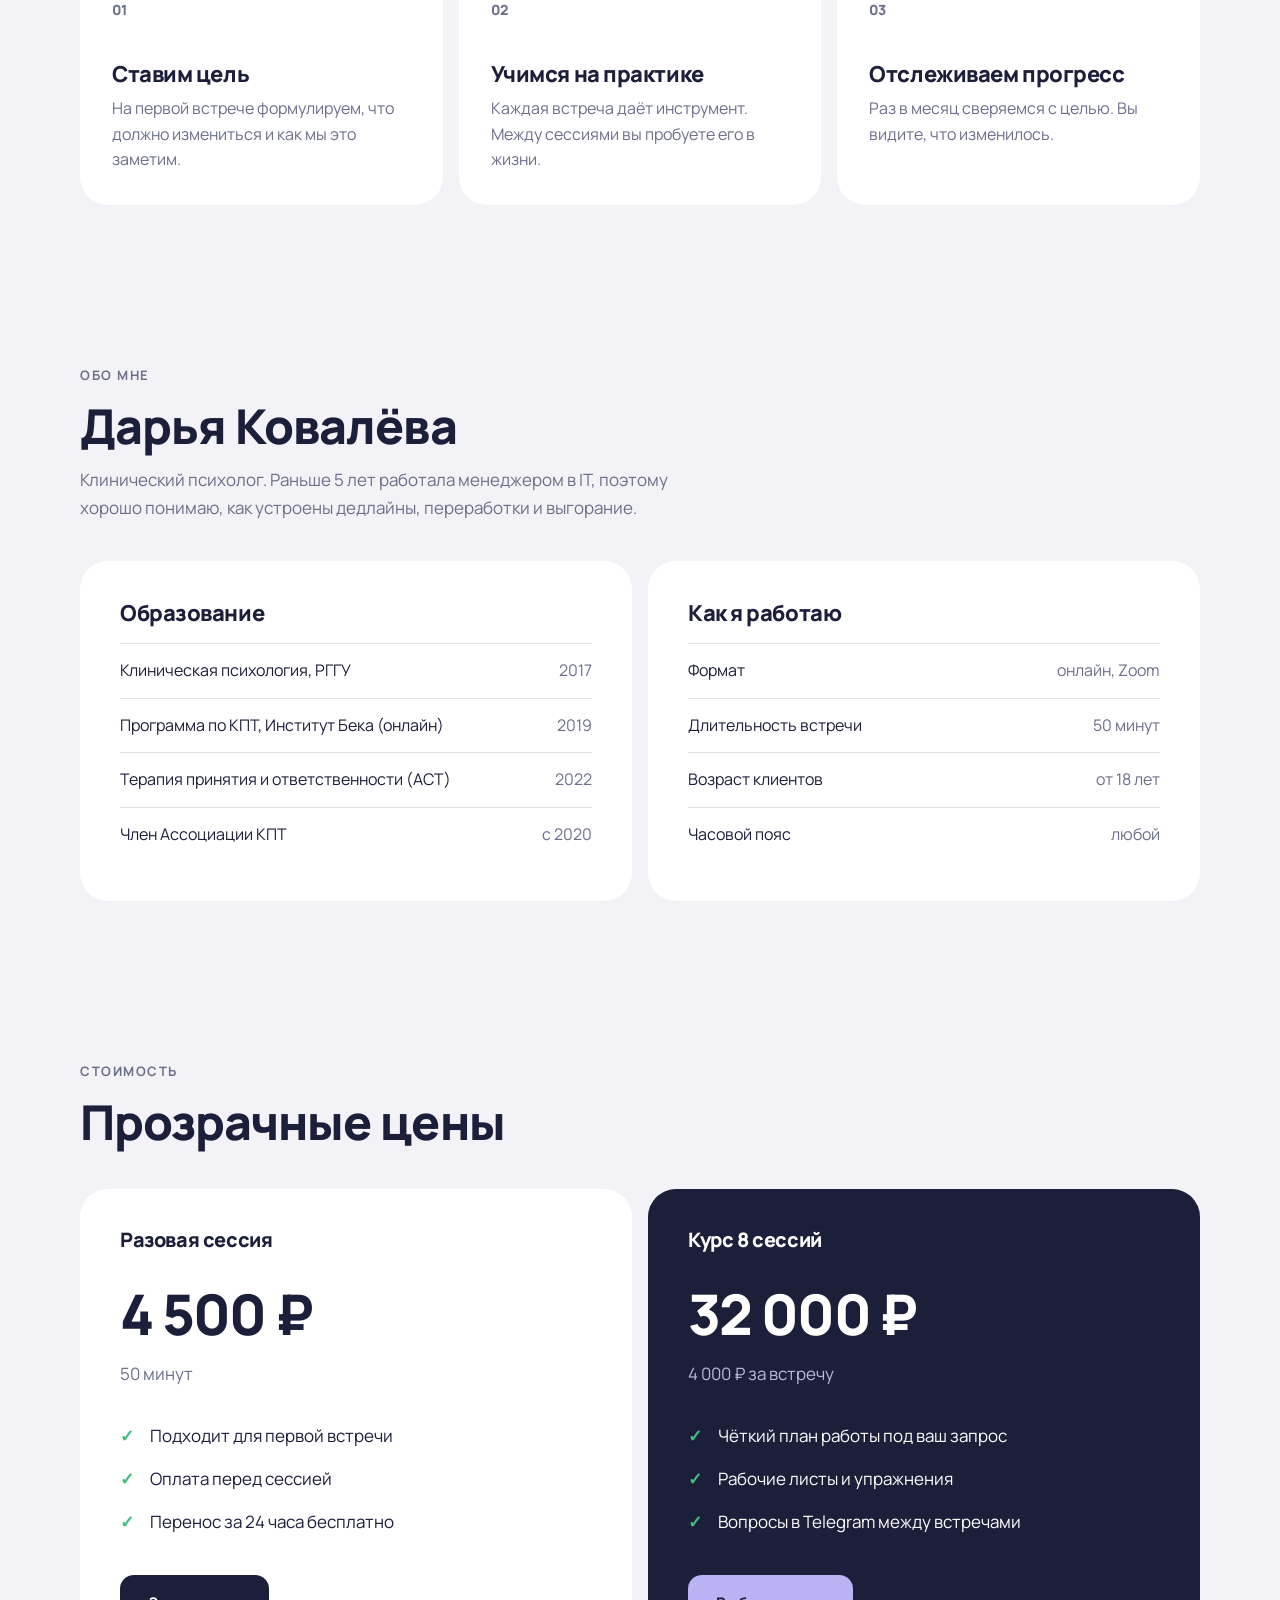
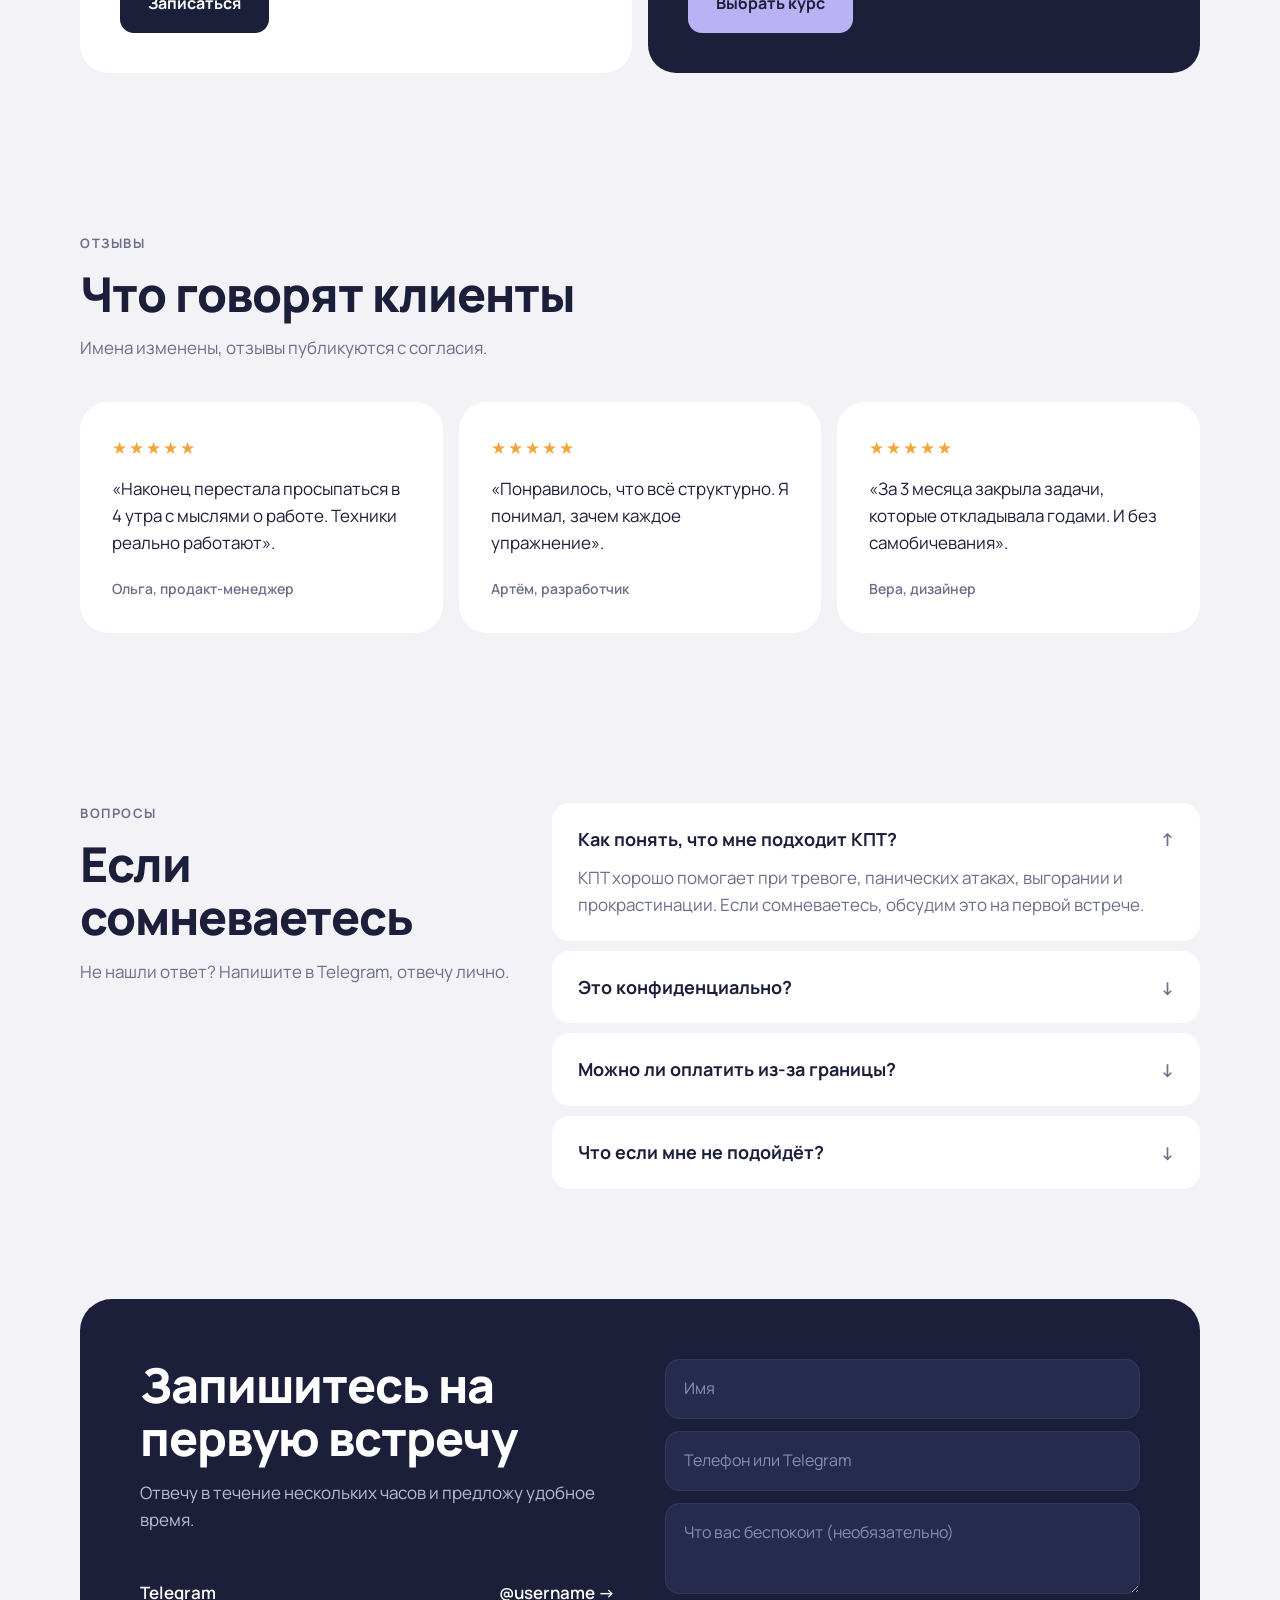
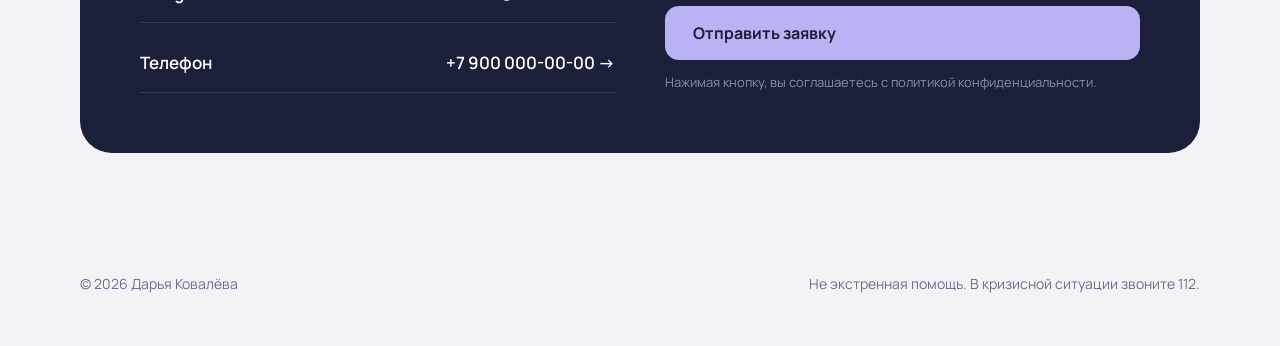
<file: koncepty/psiholog/index.html>
<!doctype html>
<html lang="ru">
  <head>
    <meta name="robots" content="noindex, nofollow" />
    <meta charset="utf-8" />
    <meta name="viewport" content="width=device-width, initial-scale=1" />
    <title>Дарья Ковалёва — КПТ-психолог</title>
    <link rel="preconnect" href="https://fonts.googleapis.com" />
    <link
      href="https://fonts.googleapis.com/css2?family=Manrope:wght@400;500;600;700;800&display=swap"
      rel="stylesheet"
    />
    <style>
      /* Цвета дизайна: светлый фон, глубокий синий, лаванда */
      :root {
        --bg: #f3f3f7;
        --white: #ffffff;
        --ink: #1c1f3a;
        --muted: #6b6f8a;
        --lav: #b9b2f5;
        --lav-soft: #e6e3fd;
        --mint: #c8ead9;
        --line: #dfe0ea;
      }
      * {
        box-sizing: border-box;
        margin: 0;
        padding: 0;
      }
      body {
        font-family: "Manrope", sans-serif;
        background: var(--bg);
        color: var(--ink);
        font-size: 17px;
        line-height: 1.6;
      }
      h1,
      h2,
      h3 {
        font-weight: 800;
        letter-spacing: -0.02em;
        line-height: 1.1;
      }
      h2 {
        font-size: clamp(30px, 4.5vw, 48px);
        margin-bottom: 14px;
      }
      a {
        color: inherit;
      }
      .wrap {
        max-width: 1160px;
        margin: 0 auto;
        padding: 0 20px;
      }
      section {
        padding: 80px 0;
      }
      .lead {
        color: var(--muted);
        max-width: 600px;
      }
      .label {
        font-size: 13px;
        font-weight: 700;
        text-transform: uppercase;
        letter-spacing: 0.12em;
        color: var(--muted);
        margin-bottom: 14px;
        display: block;
      }
      .btn {
        display: inline-flex;
        align-items: center;
        gap: 10px;
        background: var(--ink);
        color: #fff;
        text-decoration: none;
        padding: 16px 28px;
        border-radius: 14px;
        font-weight: 700;
        font-size: 16px;
        border: none;
        cursor: pointer;
        font-family: inherit;
        transition: transform 0.15s;
      }
      .btn:hover {
        transform: translateY(-2px);
      }
      .btn-lav {
        background: var(--lav);
        color: var(--ink);
      }

      /* Шапка */
      /* Плашка «прототип» */
      .proto {
        background: var(--lav);
        color: var(--ink);
        text-align: center;
        font-size: 14px;
        font-weight: 600;
        padding: 10px 20px;
      }
      header {
        padding: 18px 0;
      }
      header .wrap {
        display: flex;
        justify-content: space-between;
        align-items: center;
        gap: 20px;
      }
      .logo {
        font-weight: 800;
        font-size: 20px;
        text-decoration: none;
        display: flex;
        align-items: center;
        gap: 10px;
      }
      .logo i {
        width: 34px;
        height: 34px;
        border-radius: 10px;
        background: var(--ink);
        color: var(--lav);
        display: grid;
        place-items: center;
        font-style: normal;
        font-size: 15px;
      }
      nav {
        display: flex;
        gap: 6px;
        background: var(--white);
        padding: 6px;
        border-radius: 14px;
      }
      nav a {
        text-decoration: none;
        padding: 8px 16px;
        border-radius: 10px;
        font-size: 15px;
        font-weight: 600;
        color: var(--muted);
      }
      nav a:hover {
        background: var(--bg);
        color: var(--ink);
      }
      header .btn {
        padding: 12px 20px;
        font-size: 15px;
      }

      /* Первый экран — сетка карточек */
      .hero {
        padding: 30px 0 60px;
      }
      .bento {
        display: grid;
        grid-template-columns: 1.5fr 1fr;
        grid-template-rows: auto auto;
        gap: 16px;
      }
      .card {
        background: var(--white);
        border-radius: 28px;
        padding: 40px;
      }
      .hero-main {
        grid-row: span 2;
        display: flex;
        flex-direction: column;
        justify-content: space-between;
        gap: 40px;
        background: var(--ink);
        color: #fff;
      }
      .hero-main h1 {
        font-size: clamp(38px, 5.5vw, 64px);
      }
      .hero-main h1 span {
        color: var(--lav);
      }
      .hero-main p {
        color: #b9bcd6;
        font-size: 18px;
        max-width: 520px;
        margin-top: 20px;
      }
      .hero-photo {
        min-height: 300px;
        padding: 0;
        overflow: hidden;
        position: relative;
        /* Фото с Unsplash (бесплатная лицензия) */
        background: var(--lav-soft) url("photo.jpg") center 30% / cover
          no-repeat;
        display: flex;
        align-items: flex-end;
      }
      .hero-photo .badge {
        margin: 20px;
        background: var(--white);
        padding: 12px 18px;
        border-radius: 14px;
        font-size: 14px;
        font-weight: 600;
        display: flex;
        gap: 10px;
        align-items: center;
      }
      .dot {
        width: 9px;
        height: 9px;
        border-radius: 50%;
        background: #3cbf7f;
        box-shadow: 0 0 0 4px #d5f3e4;
      }
      .ph {
        position: absolute;
        top: 20px;
        left: 20px;
        font-size: 13px;
        color: rgba(28, 31, 58, 0.5);
      }
      .hero-stats {
        display: grid;
        grid-template-columns: 1fr 1fr;
        gap: 16px;
        padding: 0;
        background: none;
      }
      .stat {
        background: var(--white);
        border-radius: 22px;
        padding: 24px;
      }
      .stat b {
        font-size: 34px;
        display: block;
        line-height: 1.1;
      }
      .stat span {
        color: var(--muted);
        font-size: 14px;
      }
      .stat.mint {
        background: var(--mint);
      }

      /* Интерактив: выбор запроса */
      .picker .chips {
        display: flex;
        flex-wrap: wrap;
        gap: 10px;
        margin: 30px 0;
      }
      .chip {
        border: 1.5px solid var(--line);
        background: var(--white);
        padding: 12px 20px;
        border-radius: 40px;
        font: inherit;
        font-size: 16px;
        font-weight: 600;
        cursor: pointer;
        color: var(--ink);
        transition: all 0.15s;
      }
      .chip:hover {
        border-color: var(--ink);
      }
      .chip.on {
        background: var(--ink);
        color: #fff;
        border-color: var(--ink);
      }
      .answer {
        background: var(--lav-soft);
        border-radius: 22px;
        padding: 28px 32px;
        display: grid;
        grid-template-columns: 1fr auto;
        gap: 24px;
        align-items: center;
        min-height: 110px;
      }
      .answer p {
        font-size: 18px;
        font-weight: 500;
      }

      /* Подход */
      .approach-grid {
        display: grid;
        grid-template-columns: repeat(3, 1fr);
        gap: 16px;
        margin-top: 40px;
      }
      .approach-grid .card {
        padding: 32px;
      }
      .num {
        font-size: 14px;
        font-weight: 800;
        color: var(--muted);
        margin-bottom: 40px;
        display: block;
      }
      .approach-grid h3 {
        font-size: 22px;
        margin-bottom: 10px;
      }
      .approach-grid p {
        color: var(--muted);
        font-size: 16px;
      }

      /* Обо мне */
      .about-grid {
        display: grid;
        grid-template-columns: 1fr 1fr;
        gap: 16px;
      }
      .about-grid .card h3 {
        font-size: 22px;
        margin-bottom: 18px;
      }
      .row {
        display: flex;
        justify-content: space-between;
        gap: 20px;
        padding: 14px 0;
        border-top: 1px solid var(--line);
        font-size: 16px;
      }
      .row span:last-child {
        color: var(--muted);
        text-align: right;
        white-space: nowrap;
      }

      /* Стоимость */
      .price-wrap {
        display: grid;
        grid-template-columns: 1fr 1fr;
        gap: 16px;
        margin-top: 40px;
      }
      .price {
        border-radius: 28px;
        padding: 40px;
        background: var(--white);
      }
      .price.dark {
        background: var(--ink);
        color: #fff;
      }
      .price.dark .muted {
        color: #b9bcd6;
      }
      .price .sum {
        font-size: 56px;
        font-weight: 800;
        letter-spacing: -0.03em;
        margin: 18px 0 2px;
      }
      .muted {
        color: var(--muted);
      }
      .price ul {
        list-style: none;
        margin: 26px 0 32px;
      }
      .price li {
        padding: 8px 0 8px 30px;
        position: relative;
      }
      .price li::before {
        content: "✓";
        position: absolute;
        left: 0;
        font-weight: 800;
        color: #3cbf7f;
      }

      /* Отзывы — горизонтальная лента */
      .reviews-row {
        display: flex;
        gap: 16px;
        overflow-x: auto;
        padding-bottom: 10px;
        margin-top: 40px;
        scroll-snap-type: x mandatory;
      }
      .reviews-row .card {
        min-width: 340px;
        flex: 1;
        scroll-snap-align: start;
        padding: 32px;
      }
      .stars {
        color: #f0a63a;
        letter-spacing: 2px;
        margin-bottom: 14px;
      }
      .reviews-row p {
        margin-bottom: 18px;
      }
      .who {
        color: var(--muted);
        font-size: 14px;
        font-weight: 600;
      }

      /* Вопросы */
      .faq-grid {
        display: grid;
        grid-template-columns: 0.8fr 1.2fr;
        gap: 40px;
      }
      details {
        background: var(--white);
        border-radius: 18px;
        padding: 22px 26px;
        margin-bottom: 10px;
      }
      summary {
        font-weight: 700;
        font-size: 18px;
        cursor: pointer;
        list-style: none;
        display: flex;
        justify-content: space-between;
        gap: 16px;
      }
      summary::after {
        content: "↓";
        color: var(--muted);
      }
      details[open] summary::after {
        content: "↑";
      }
      details p {
        color: var(--muted);
        margin-top: 10px;
      }

      /* Запись */
      .cta {
        background: var(--ink);
        color: #fff;
        border-radius: 32px;
        padding: 60px;
        display: grid;
        grid-template-columns: 1fr 1fr;
        gap: 50px;
      }
      .cta .lead {
        color: #b9bcd6;
      }
      form {
        display: grid;
        gap: 12px;
      }
      input,
      textarea {
        width: 100%;
        padding: 16px 18px;
        border-radius: 14px;
        border: 1px solid #343961;
        background: #262a4d;
        color: #fff;
        font: inherit;
        font-size: 16px;
      }
      input::placeholder,
      textarea::placeholder {
        color: #8a8eb0;
      }
      textarea {
        min-height: 90px;
        resize: vertical;
      }
      form small {
        color: #8a8eb0;
        font-size: 13px;
      }
      .contacts-list {
        margin-top: 30px;
        display: grid;
        gap: 10px;
      }
      .contacts-list a {
        text-decoration: none;
        font-weight: 600;
        display: flex;
        justify-content: space-between;
        padding: 16px 0;
        border-bottom: 1px solid #343961;
      }

      footer {
        padding: 40px 0 50px;
        font-size: 14px;
        color: var(--muted);
      }
      footer .wrap {
        display: flex;
        justify-content: space-between;
        gap: 20px;
        flex-wrap: wrap;
      }

      /* Телефон */
      @media (max-width: 880px) {
        nav {
          display: none;
        }
        section {
          padding: 56px 0;
        }
        .bento,
        .about-grid,
        .price-wrap,
        .faq-grid,
        .cta {
          grid-template-columns: 1fr;
        }
        .hero-main {
          grid-row: auto;
        }
        .card,
        .price {
          padding: 28px;
        }
        .approach-grid {
          grid-template-columns: 1fr;
        }
        .answer {
          grid-template-columns: 1fr;
        }
        .cta {
          padding: 32px 24px;
        }
        .reviews-row .card {
          min-width: 280px;
        }
      }
      @media (max-width: 480px) {
        header .btn {
          display: none;
        }
      }
    </style>
  </head>
  <body>
    <div class="proto">
      Это прототип сайта для портфолио. Имя, отзывы и контакты вымышлены, фото с
      Unsplash.
    </div>
    <header>
      <div class="wrap">
        <a href="#" class="logo"><i>ДК</i>Дарья Ковалёва</a>
        <nav>
          <a href="#pick">Запросы</a>
          <a href="#approach">Подход</a>
          <a href="#about">Обо мне</a>
          <a href="#prices">Цены</a>
        </nav>
        <a href="#contact" class="btn">Записаться</a>
      </div>
    </header>

    <section class="hero">
      <div class="wrap bento">
        <div class="card hero-main">
          <div>
            <span class="label" style="color: #8a8eb0"
              >КПТ-психолог · онлайн</span
            >
            <h1>Меньше тревоги. <span>Больше ясности</span> в голове.</h1>
            <p>
              Работаю с выгоранием, тревогой и прокрастинацией. Без бесконечных
              разговоров: понятный план и навыки, которые остаются с вами.
            </p>
          </div>
          <div>
            <a href="#contact" class="btn btn-lav"
              >Записаться на первую встречу →</a
            >
          </div>
        </div>
        <div class="card hero-photo">
          <div class="badge">
            <span class="dot"></span>Есть свободные окна на этой неделе
          </div>
        </div>
        <div class="hero-stats">
          <div class="stat"><b>6 лет</b><span>частной практики</span></div>
          <div class="stat mint">
            <b>12</b><span>встреч в среднем на запрос</span>
          </div>
        </div>
      </div>
    </section>

    <section class="picker" id="pick">
      <div class="wrap">
        <span class="label">С чем я помогаю</span>
        <h2>Что вас беспокоит?</h2>
        <p class="lead">
          Нажмите на то, что откликается, и я коротко расскажу, как мы с этим
          работаем.
        </p>
        <div class="chips">
          <button
            class="chip on"
            data-t="Разберём, что запускает тревогу, и научимся замечать мысли-ловушки. Вы освоите техники, которые снижают напряжение за несколько минут."
          >
            Тревога
          </button>
          <button
            class="chip"
            data-t="Найдём, куда утекают силы, и выстроим режим восстановления. Научимся ставить границы на работе без чувства вины."
          >
            Выгорание
          </button>
          <button
            class="chip"
            data-t="Поймём, какой страх стоит за откладыванием. Разобьём задачи на шаги, которые реально начать."
          >
            Прокрастинация
          </button>
          <button
            class="chip"
            data-t="Будем работать с внутренним критиком и привычкой сравнивать себя с другими. Цель — опора на себя, а не на чужую оценку."
          >
            Самооценка
          </button>
          <button
            class="chip"
            data-t="Освоим способы успокоить тело и мысли во время приступа. Постепенно вернём места и ситуации, которых вы стали избегать."
          >
            Панические атаки
          </button>
          <button
            class="chip"
            data-t="Наладим режим, разберём мысли, которые мешают уснуть, и подберём техники расслабления перед сном."
          >
            Проблемы со сном
          </button>
        </div>
        <div class="answer">
          <p id="answer">
            Разберём, что запускает тревогу, и научимся замечать мысли-ловушки.
            Вы освоите техники, которые снижают напряжение за несколько минут.
          </p>
          <a href="#contact" class="btn">Обсудить мой запрос</a>
        </div>
      </div>
    </section>

    <section id="approach">
      <div class="wrap">
        <span class="label">Подход</span>
        <h2>Когнитивно-поведенческая терапия</h2>
        <p class="lead">
          Один из самых изученных методов психотерапии. Работаем с тем, что
          мешает вам сейчас, и сразу пробуем новое в жизни.
        </p>
        <div class="approach-grid">
          <div class="card">
            <span class="num">01</span>
            <h3>Ставим цель</h3>
            <p>
              На первой встрече формулируем, что должно измениться и как мы это
              заметим.
            </p>
          </div>
          <div class="card">
            <span class="num">02</span>
            <h3>Учимся на практике</h3>
            <p>
              Каждая встреча даёт инструмент. Между сессиями вы пробуете его в
              жизни.
            </p>
          </div>
          <div class="card">
            <span class="num">03</span>
            <h3>Отслеживаем прогресс</h3>
            <p>Раз в месяц сверяемся с целью. Вы видите, что изменилось.</p>
          </div>
        </div>
      </div>
    </section>

    <section id="about">
      <div class="wrap">
        <span class="label">Обо мне</span>
        <h2>Дарья Ковалёва</h2>
        <p class="lead" style="margin-bottom: 40px">
          Клинический психолог. Раньше 5 лет работала менеджером в IT, поэтому
          хорошо понимаю, как устроены дедлайны, переработки и выгорание.
        </p>
        <div class="about-grid">
          <div class="card">
            <h3>Образование</h3>
            <div class="row">
              <span>Клиническая психология, РГГУ</span><span>2017</span>
            </div>
            <div class="row">
              <span>Программа по КПТ, Институт Бека (онлайн)</span
              ><span>2019</span>
            </div>
            <div class="row">
              <span>Терапия принятия и ответственности (ACT)</span
              ><span>2022</span>
            </div>
            <div class="row">
              <span>Член Ассоциации КПТ</span><span>с 2020</span>
            </div>
          </div>
          <div class="card">
            <h3>Как я работаю</h3>
            <div class="row"><span>Формат</span><span>онлайн, Zoom</span></div>
            <div class="row">
              <span>Длительность встречи</span><span>50 минут</span>
            </div>
            <div class="row">
              <span>Возраст клиентов</span><span>от 18 лет</span>
            </div>
            <div class="row"><span>Часовой пояс</span><span>любой</span></div>
          </div>
        </div>
      </div>
    </section>

    <section id="prices">
      <div class="wrap">
        <span class="label">Стоимость</span>
        <h2>Прозрачные цены</h2>
        <div class="price-wrap">
          <div class="price">
            <h3>Разовая сессия</h3>
            <div class="sum">4 500 ₽</div>
            <span class="muted">50 минут</span>
            <ul>
              <li>Подходит для первой встречи</li>
              <li>Оплата перед сессией</li>
              <li>Перенос за 24 часа бесплатно</li>
            </ul>
            <a href="#contact" class="btn">Записаться</a>
          </div>
          <div class="price dark">
            <h3>Курс 8 сессий</h3>
            <div class="sum">32 000 ₽</div>
            <span class="muted">4 000 ₽ за встречу</span>
            <ul>
              <li>Чёткий план работы под ваш запрос</li>
              <li>Рабочие листы и упражнения</li>
              <li>Вопросы в Telegram между встречами</li>
            </ul>
            <a href="#contact" class="btn btn-lav">Выбрать курс</a>
          </div>
        </div>
      </div>
    </section>

    <section>
      <div class="wrap">
        <span class="label">Отзывы</span>
        <h2>Что говорят клиенты</h2>
        <p class="lead">Имена изменены, отзывы публикуются с согласия.</p>
        <div class="reviews-row">
          <div class="card">
            <div class="stars">★★★★★</div>
            <p>
              «Наконец перестала просыпаться в 4 утра с мыслями о работе.
              Техники реально работают».
            </p>
            <span class="who">Ольга, продакт-менеджер</span>
          </div>
          <div class="card">
            <div class="stars">★★★★★</div>
            <p>
              «Понравилось, что всё структурно. Я понимал, зачем каждое
              упражнение».
            </p>
            <span class="who">Артём, разработчик</span>
          </div>
          <div class="card">
            <div class="stars">★★★★★</div>
            <p>
              «За 3 месяца закрыла задачи, которые откладывала годами. И без
              самобичевания».
            </p>
            <span class="who">Вера, дизайнер</span>
          </div>
        </div>
      </div>
    </section>

    <section>
      <div class="wrap faq-grid">
        <div>
          <span class="label">Вопросы</span>
          <h2>Если сомневаетесь</h2>
          <p class="lead">Не нашли ответ? Напишите в Telegram, отвечу лично.</p>
        </div>
        <div>
          <details open>
            <summary>Как понять, что мне подходит КПТ?</summary>
            <p>
              КПТ хорошо помогает при тревоге, панических атаках, выгорании и
              прокрастинации. Если сомневаетесь, обсудим это на первой встрече.
            </p>
          </details>
          <details>
            <summary>Это конфиденциально?</summary>
            <p>
              Да. Я соблюдаю этический кодекс и не передаю информацию о вас
              третьим лицам.
            </p>
          </details>
          <details>
            <summary>Можно ли оплатить из-за границы?</summary>
            <p>Да, принимаю оплату с зарубежных карт и через переводы.</p>
          </details>
          <details>
            <summary>Что если мне не подойдёт?</summary>
            <p>
              Скажите об этом честно. Я помогу подобрать специалиста с другим
              подходом.
            </p>
          </details>
        </div>
      </div>
    </section>

    <section id="contact" style="padding-top: 20px">
      <div class="wrap">
        <div class="cta">
          <div>
            <h2>Запишитесь на первую встречу</h2>
            <p class="lead">
              Отвечу в течение нескольких часов и предложу удобное время.
            </p>
            <div class="contacts-list">
              <a href="#"><span>Telegram</span><span>@username →</span></a>
              <a href="#"
                ><span>Телефон</span><span>+7 900 000-00-00 →</span></a
              >
            </div>
          </div>
          <form
            onsubmit='event.preventDefault(); this.innerHTML=&apos;<h3 style="font-size:28px">Заявка отправлена</h3><p style="color:#b9bcd6">Скоро напишу вам.</p>&apos;;'
          >
            <input placeholder="Имя" required />
            <input placeholder="Телефон или Telegram" required />
            <textarea
              placeholder="Что вас беспокоит (необязательно)"
            ></textarea>
            <button class="btn btn-lav">Отправить заявку</button>
            <small
              >Нажимая кнопку, вы соглашаетесь с политикой
              конфиденциальности.</small
            >
          </form>
        </div>
      </div>
    </section>

    <footer>
      <div class="wrap">
        <span>© 2026 Дарья Ковалёва</span>
        <span>Не экстренная помощь. В кризисной ситуации звоните 112.</span>
      </div>
    </footer>

    <script>
      // Переключение запросов: показываем текст выбранной кнопки
      const chips = document.querySelectorAll(".chip");
      const answer = document.getElementById("answer");
      chips.forEach((chip) => {
        chip.addEventListener("click", () => {
          chips.forEach((c) => c.classList.remove("on"));
          chip.classList.add("on");
          answer.textContent = chip.dataset.t;
        });
      });
    </script>
  </body>
</html>
</file>
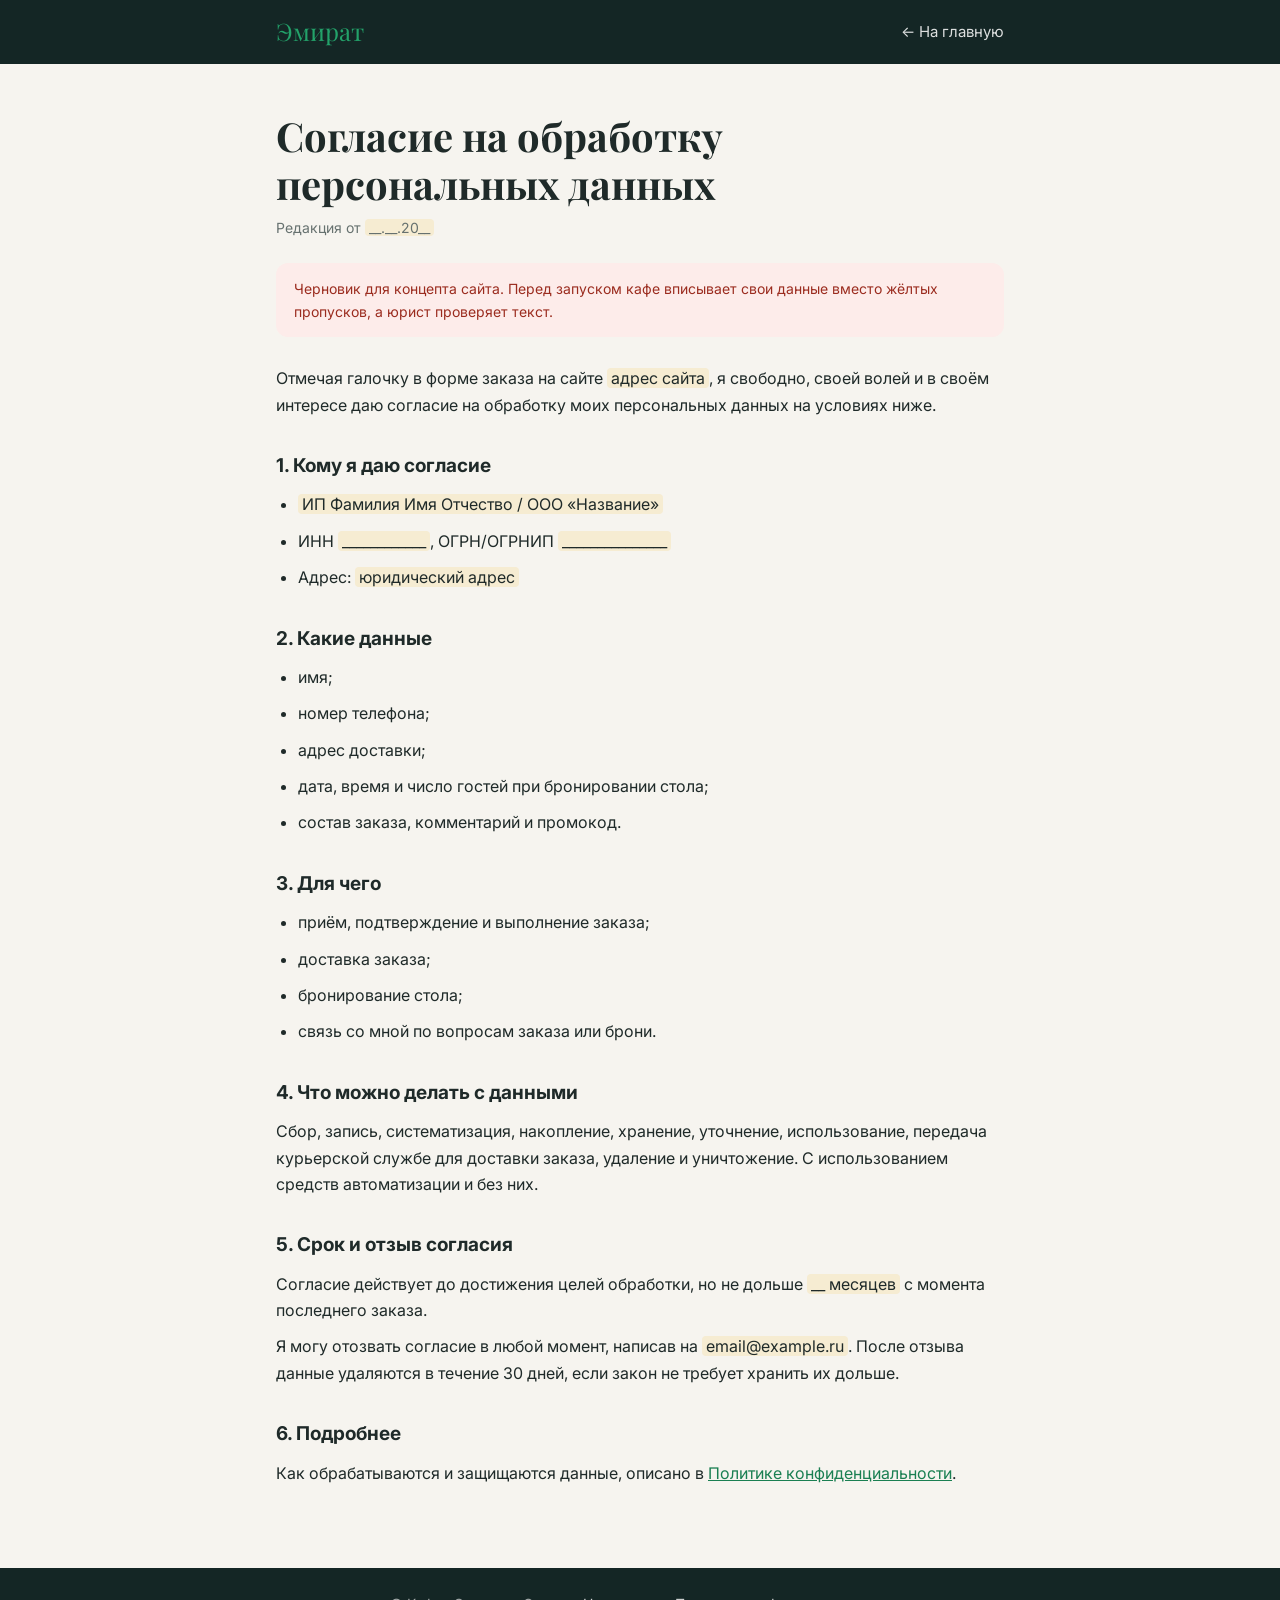
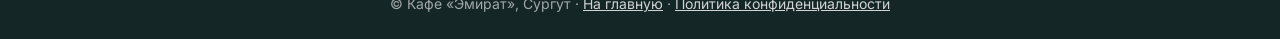
<file: koncepty/emirat/consent.html>
<!doctype html>
<html lang="ru">
  <head>
    <meta charset="utf-8" />
    <meta name="viewport" content="width=device-width, initial-scale=1" />
    <meta name="robots" content="noindex, nofollow" />
    <title>Согласие на обработку данных — кафе «Эмират»</title>
    <link rel="preconnect" href="https://fonts.googleapis.com" />
    <link
      href="https://fonts.googleapis.com/css2?family=Playfair+Display:wght@600;700&family=Inter:wght@400;500;600&display=swap"
      rel="stylesheet"
    />
    <style>
      /* Те же цвета и шрифты, что на главной странице */
      :root {
        --bg: #f6f4ef;
        --surface: #ffffff;
        --text: #1f2a29;
        --muted: #66716f;
        --accent: #23a26a;
        --accent-dark: #1a7f52;
        --dark: #142625;
        --line: #e2ddd3;
      }
      * {
        box-sizing: border-box;
        margin: 0;
        padding: 0;
      }
      body {
        font-family: "Inter", Arial, sans-serif;
        background: var(--bg);
        color: var(--text);
        line-height: 1.65;
      }
      header {
        background: var(--dark);
      }
      .bar {
        max-width: 760px;
        margin: 0 auto;
        padding: 0 16px;
        height: 64px;
        display: flex;
        align-items: center;
        justify-content: space-between;
      }
      .logo {
        font-family: "Playfair Display", serif;
        font-size: 24px;
        color: var(--accent);
        text-decoration: none;
      }
      .back {
        color: #fff;
        font-size: 15px;
        text-decoration: none;
        opacity: 0.85;
      }
      .back:hover {
        opacity: 1;
      }
      main {
        max-width: 760px;
        margin: 0 auto;
        padding: 48px 16px 72px;
      }
      h1 {
        font-family: "Playfair Display", Georgia, serif;
        font-size: clamp(28px, 5vw, 40px);
        line-height: 1.2;
        margin-bottom: 8px;
      }
      h2 {
        font-size: 19px;
        margin: 32px 0 10px;
      }
      p,
      li {
        margin-bottom: 10px;
      }
      ul {
        padding-left: 22px;
      }
      a {
        color: var(--accent-dark);
      }
      .date {
        color: var(--muted);
        font-size: 14px;
        margin-bottom: 24px;
      }
      .draft {
        background: #fdecea;
        color: #9b2c1f;
        border-radius: 12px;
        padding: 14px 18px;
        font-size: 14px;
        margin-bottom: 28px;
      }
      .gap {
        background: #f6ecd2;
        border-radius: 4px;
        padding: 0 4px;
      }
      footer {
        background: var(--dark);
        color: rgba(255, 255, 255, 0.6);
        padding: 24px 16px;
        font-size: 14px;
        text-align: center;
      }
      footer a {
        color: rgba(255, 255, 255, 0.8);
      }
    </style>
  </head>
  <body>
    <header>
      <div class="bar">
        <a href="index.html" class="logo">Эмират</a>
        <a href="index.html" class="back">← На главную</a>
      </div>
    </header>

    <main>
      <h1>Согласие на обработку персональных данных</h1>
      <p class="date">Редакция от <span class="gap">__.__.20__</span></p>

      <!-- Черновик. Жёлтые пропуски заполняет кафе. Перед запуском текст проверяет юрист -->
      <div class="draft">
        Черновик для концепта сайта. Перед запуском кафе вписывает свои данные
        вместо жёлтых пропусков, а юрист проверяет текст.
      </div>

      <p>
        Отмечая галочку в форме заказа на сайте
        <span class="gap">адрес сайта</span>, я свободно, своей волей и в своём
        интересе даю согласие на обработку моих персональных данных на условиях
        ниже.
      </p>

      <h2>1. Кому я даю согласие</h2>
      <ul>
        <li>
          <span class="gap">ИП Фамилия Имя Отчество / ООО «Название»</span>
        </li>
        <li>
          ИНН <span class="gap">____________</span>, ОГРН/ОГРНИП
          <span class="gap">_______________</span>
        </li>
        <li>Адрес: <span class="gap">юридический адрес</span></li>
      </ul>

      <h2>2. Какие данные</h2>
      <ul>
        <li>имя;</li>
        <li>номер телефона;</li>
        <li>адрес доставки;</li>
        <li>дата, время и число гостей при бронировании стола;</li>
        <li>состав заказа, комментарий и промокод.</li>
      </ul>

      <h2>3. Для чего</h2>
      <ul>
        <li>приём, подтверждение и выполнение заказа;</li>
        <li>доставка заказа;</li>
        <li>бронирование стола;</li>
        <li>связь со мной по вопросам заказа или брони.</li>
      </ul>

      <h2>4. Что можно делать с данными</h2>
      <p>
        Сбор, запись, систематизация, накопление, хранение, уточнение,
        использование, передача курьерской службе для доставки заказа, удаление
        и уничтожение. С использованием средств автоматизации и без них.
      </p>

      <h2>5. Срок и отзыв согласия</h2>
      <p>
        Согласие действует до достижения целей обработки, но не дольше
        <span class="gap">__ месяцев</span> с момента последнего заказа.
      </p>
      <p>
        Я могу отозвать согласие в любой момент, написав на
        <span class="gap">email@example.ru</span>. После отзыва данные удаляются
        в течение 30 дней, если закон не требует хранить их дольше.
      </p>

      <h2>6. Подробнее</h2>
      <p>
        Как обрабатываются и защищаются данные, описано в
        <a href="privacy.html">Политике конфиденциальности</a>.
      </p>
    </main>

    <footer>
      © Кафе «Эмират», Сургут · <a href="index.html">На главную</a> ·
      <a href="privacy.html">Политика конфиденциальности</a>
    </footer>
  </body>
</html>
</file>
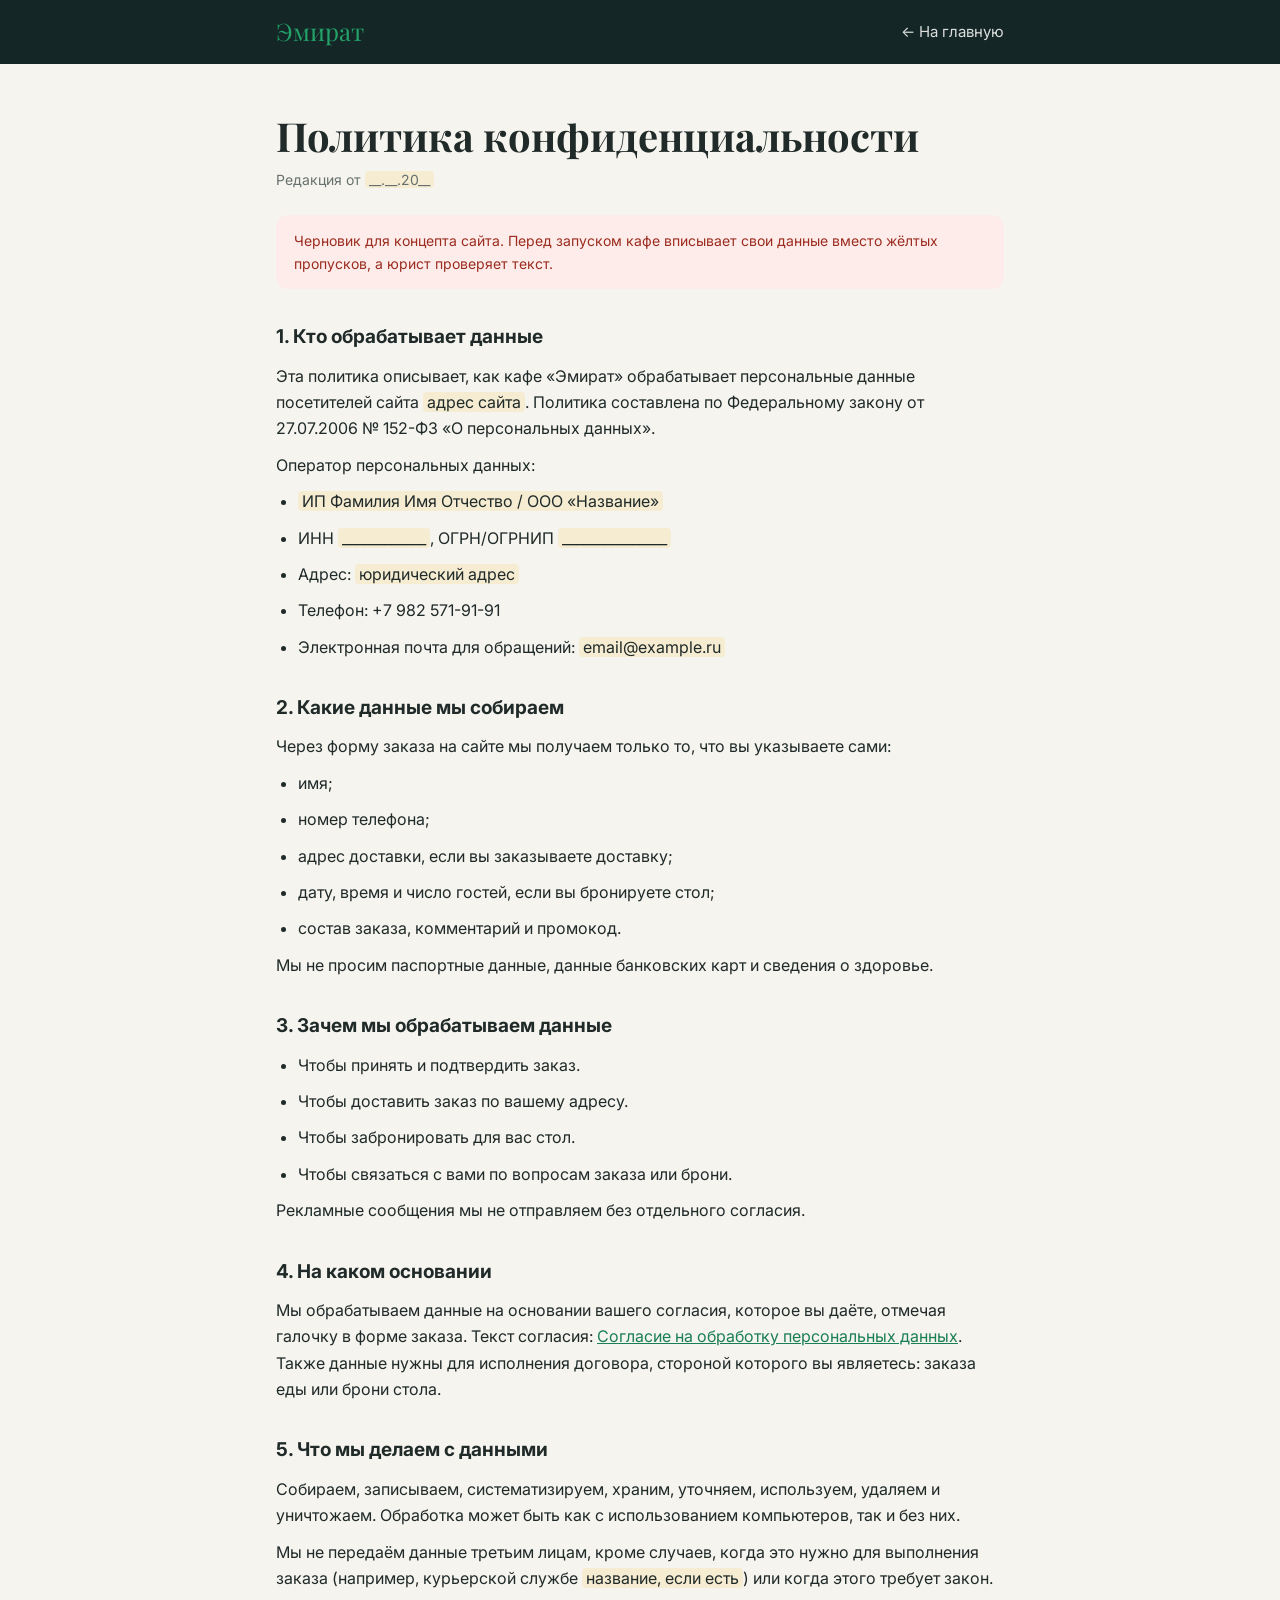
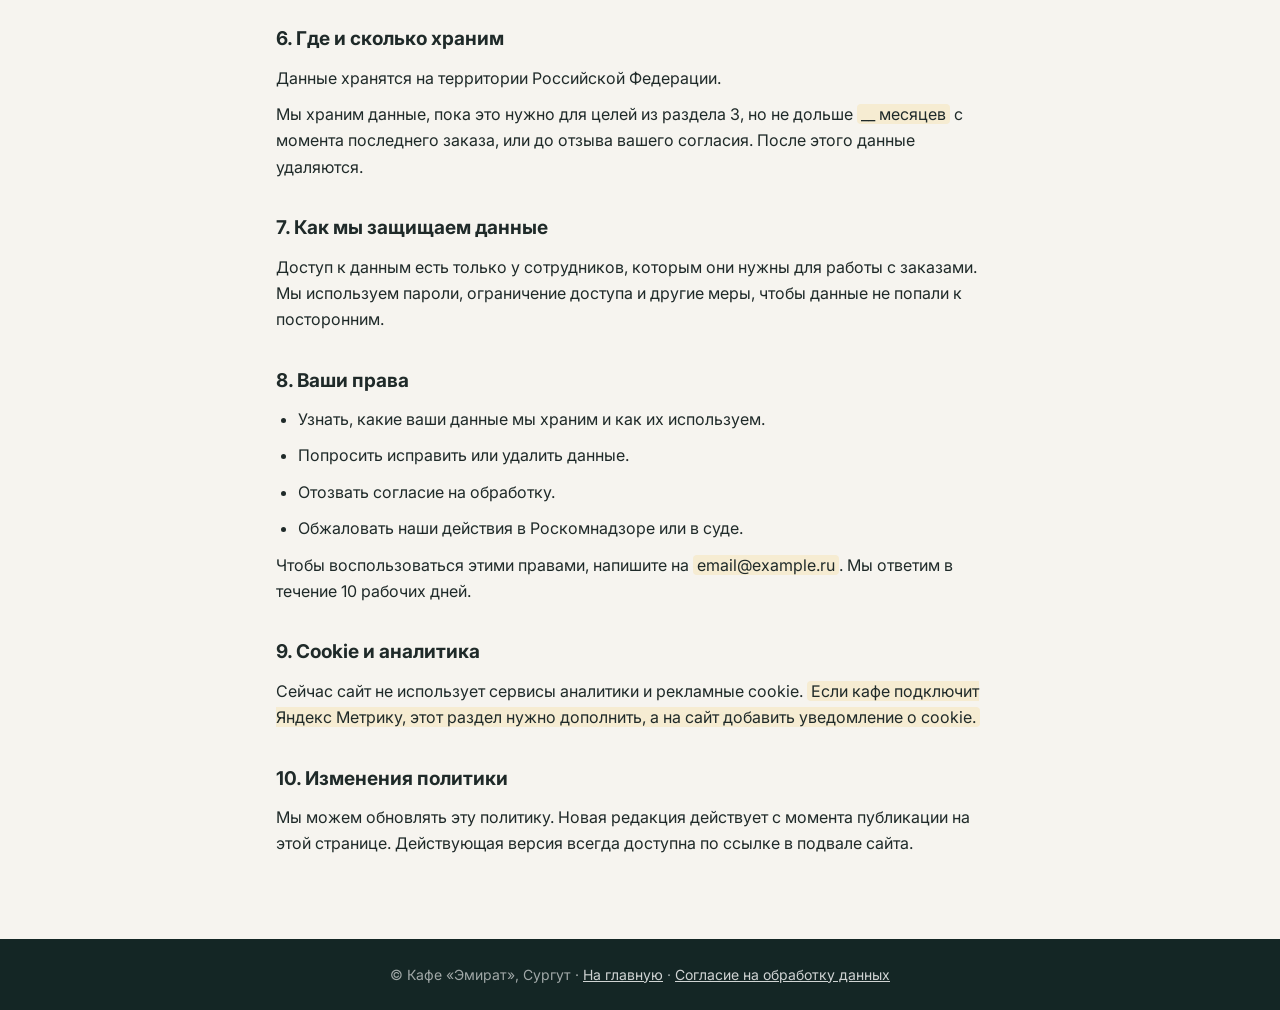
<file: koncepty/emirat/privacy.html>
<!doctype html>
<html lang="ru">
  <head>
    <meta charset="utf-8" />
    <meta name="viewport" content="width=device-width, initial-scale=1" />
    <meta name="robots" content="noindex, nofollow" />
    <title>Политика конфиденциальности — кафе «Эмират»</title>
    <link rel="preconnect" href="https://fonts.googleapis.com" />
    <link
      href="https://fonts.googleapis.com/css2?family=Playfair+Display:wght@600;700&family=Inter:wght@400;500;600&display=swap"
      rel="stylesheet"
    />
    <style>
      /* Те же цвета и шрифты, что на главной странице */
      :root {
        --bg: #f6f4ef;
        --surface: #ffffff;
        --text: #1f2a29;
        --muted: #66716f;
        --accent: #23a26a;
        --accent-dark: #1a7f52;
        --dark: #142625;
        --line: #e2ddd3;
      }
      * {
        box-sizing: border-box;
        margin: 0;
        padding: 0;
      }
      body {
        font-family: "Inter", Arial, sans-serif;
        background: var(--bg);
        color: var(--text);
        line-height: 1.65;
      }
      header {
        background: var(--dark);
      }
      .bar {
        max-width: 760px;
        margin: 0 auto;
        padding: 0 16px;
        height: 64px;
        display: flex;
        align-items: center;
        justify-content: space-between;
      }
      .logo {
        font-family: "Playfair Display", serif;
        font-size: 24px;
        color: var(--accent);
        text-decoration: none;
      }
      .back {
        color: #fff;
        font-size: 15px;
        text-decoration: none;
        opacity: 0.85;
      }
      .back:hover {
        opacity: 1;
      }
      main {
        max-width: 760px;
        margin: 0 auto;
        padding: 48px 16px 72px;
      }
      h1 {
        font-family: "Playfair Display", Georgia, serif;
        font-size: clamp(28px, 5vw, 40px);
        line-height: 1.2;
        margin-bottom: 8px;
      }
      h2 {
        font-size: 19px;
        margin: 32px 0 10px;
      }
      p,
      li {
        margin-bottom: 10px;
      }
      ul {
        padding-left: 22px;
      }
      a {
        color: var(--accent-dark);
      }
      .date {
        color: var(--muted);
        font-size: 14px;
        margin-bottom: 24px;
      }
      .draft {
        background: #fdecea;
        color: #9b2c1f;
        border-radius: 12px;
        padding: 14px 18px;
        font-size: 14px;
        margin-bottom: 28px;
      }
      .gap {
        background: #f6ecd2;
        border-radius: 4px;
        padding: 0 4px;
      }
      footer {
        background: var(--dark);
        color: rgba(255, 255, 255, 0.6);
        padding: 24px 16px;
        font-size: 14px;
        text-align: center;
      }
      footer a {
        color: rgba(255, 255, 255, 0.8);
      }
    </style>
  </head>
  <body>
    <header>
      <div class="bar">
        <a href="index.html" class="logo">Эмират</a>
        <a href="index.html" class="back">← На главную</a>
      </div>
    </header>

    <main>
      <h1>Политика конфиденциальности</h1>
      <p class="date">Редакция от <span class="gap">__.__.20__</span></p>

      <!-- Черновик. Жёлтые пропуски заполняет кафе. Перед запуском текст проверяет юрист -->
      <div class="draft">
        Черновик для концепта сайта. Перед запуском кафе вписывает свои данные
        вместо жёлтых пропусков, а юрист проверяет текст.
      </div>

      <h2>1. Кто обрабатывает данные</h2>
      <p>
        Эта политика описывает, как кафе «Эмират» обрабатывает персональные
        данные посетителей сайта <span class="gap">адрес сайта</span>. Политика
        составлена по Федеральному закону от 27.07.2006 № 152-ФЗ «О персональных
        данных».
      </p>
      <p>Оператор персональных данных:</p>
      <ul>
        <li>
          <span class="gap">ИП Фамилия Имя Отчество / ООО «Название»</span>
        </li>
        <li>
          ИНН <span class="gap">____________</span>, ОГРН/ОГРНИП
          <span class="gap">_______________</span>
        </li>
        <li>Адрес: <span class="gap">юридический адрес</span></li>
        <li>Телефон: +7 982 571-91-91</li>
        <li>
          Электронная почта для обращений:
          <span class="gap">email@example.ru</span>
        </li>
      </ul>

      <h2>2. Какие данные мы собираем</h2>
      <p>
        Через форму заказа на сайте мы получаем только то, что вы указываете
        сами:
      </p>
      <ul>
        <li>имя;</li>
        <li>номер телефона;</li>
        <li>адрес доставки, если вы заказываете доставку;</li>
        <li>дату, время и число гостей, если вы бронируете стол;</li>
        <li>состав заказа, комментарий и промокод.</li>
      </ul>
      <p>
        Мы не просим паспортные данные, данные банковских карт и сведения о
        здоровье.
      </p>

      <h2>3. Зачем мы обрабатываем данные</h2>
      <ul>
        <li>Чтобы принять и подтвердить заказ.</li>
        <li>Чтобы доставить заказ по вашему адресу.</li>
        <li>Чтобы забронировать для вас стол.</li>
        <li>Чтобы связаться с вами по вопросам заказа или брони.</li>
      </ul>
      <p>Рекламные сообщения мы не отправляем без отдельного согласия.</p>

      <h2>4. На каком основании</h2>
      <p>
        Мы обрабатываем данные на основании вашего согласия, которое вы даёте,
        отмечая галочку в форме заказа. Текст согласия:
        <a href="consent.html">Согласие на обработку персональных данных</a>.
        Также данные нужны для исполнения договора, стороной которого вы
        являетесь: заказа еды или брони стола.
      </p>

      <h2>5. Что мы делаем с данными</h2>
      <p>
        Собираем, записываем, систематизируем, храним, уточняем, используем,
        удаляем и уничтожаем. Обработка может быть как с использованием
        компьютеров, так и без них.
      </p>
      <p>
        Мы не передаём данные третьим лицам, кроме случаев, когда это нужно для
        выполнения заказа (например, курьерской службе
        <span class="gap">название, если есть</span>) или когда этого требует
        закон.
      </p>

      <h2>6. Где и сколько храним</h2>
      <p>Данные хранятся на территории Российской Федерации.</p>
      <p>
        Мы храним данные, пока это нужно для целей из раздела 3, но не дольше
        <span class="gap">__ месяцев</span> с момента последнего заказа, или до
        отзыва вашего согласия. После этого данные удаляются.
      </p>

      <h2>7. Как мы защищаем данные</h2>
      <p>
        Доступ к данным есть только у сотрудников, которым они нужны для работы
        с заказами. Мы используем пароли, ограничение доступа и другие меры,
        чтобы данные не попали к посторонним.
      </p>

      <h2>8. Ваши права</h2>
      <ul>
        <li>Узнать, какие ваши данные мы храним и как их используем.</li>
        <li>Попросить исправить или удалить данные.</li>
        <li>Отозвать согласие на обработку.</li>
        <li>Обжаловать наши действия в Роскомнадзоре или в суде.</li>
      </ul>
      <p>
        Чтобы воспользоваться этими правами, напишите на
        <span class="gap">email@example.ru</span>. Мы ответим в течение 10
        рабочих дней.
      </p>

      <h2>9. Cookie и аналитика</h2>
      <p>
        Сейчас сайт не использует сервисы аналитики и рекламные cookie.
        <span class="gap"
          >Если кафе подключит Яндекс Метрику, этот раздел нужно дополнить, а на
          сайт добавить уведомление о cookie.</span
        >
      </p>

      <h2>10. Изменения политики</h2>
      <p>
        Мы можем обновлять эту политику. Новая редакция действует с момента
        публикации на этой странице. Действующая версия всегда доступна по
        ссылке в подвале сайта.
      </p>
    </main>

    <footer>
      © Кафе «Эмират», Сургут · <a href="index.html">На главную</a> ·
      <a href="consent.html">Согласие на обработку данных</a>
    </footer>
  </body>
</html>
</file>
<file: tihaya-forma/catalog.css>
.showroom .brand {
  display: inline-flex;
  align-items: center;
  gap: .36em;
}

.showroom .brand img {
  display: block;
  width: 1.4em;
  height: 1.4em;
  flex: none;
}

.showroom .brand small {
  margin-top: 6px;
}

.showroom .project-cards {
  grid-template-columns: repeat(3, minmax(0, 1fr));
}

.catalog-gallery {
  position: relative;
  container-type: inline-size;
}

.catalog-gallery-track {
  position: relative;
  display: flex;
  overflow-x: auto;
  scroll-snap-type: x mandatory;
  scrollbar-width: none;
  border-radius: 11px 11px 0 0;
}

.catalog-gallery-track::-webkit-scrollbar {
  display: none;
}

.catalog-gallery-track:focus-visible {
  outline-offset: -4px;
}

.catalog-gallery figure {
  flex: 0 0 100%;
  min-width: 0;
  margin: 0;
  scroll-snap-align: start;
}

.showroom .catalog-gallery img {
  aspect-ratio: 1.4;
}

.catalog-gallery figcaption {
  padding: 10px 14px;
  color: var(--sub);
  font-size: .82rem;
}

.catalog-gallery-arrow {
  position: absolute;
  z-index: 1;
  top: calc((100cqw / 1.4) / 2);
  transform: translateY(-50%);
  display: grid;
  place-items: center;
  width: 44px;
  height: 44px;
  padding: 0;
  border: 1px solid var(--line);
  border-radius: 50%;
  color: var(--ink);
  background: #fffaf4;
  cursor: pointer;
}

.catalog-gallery-arrow.previous {
  left: 8px;
}

.catalog-gallery-arrow.next {
  right: 8px;
}

.catalog-gallery-arrow::after {
  content: "";
  width: 8px;
  height: 8px;
  border: solid currentColor;
  border-width: 0 2px 2px 0;
  transform: rotate(-45deg);
}

.catalog-gallery-arrow.previous::after {
  transform: rotate(135deg);
}

.catalog-gallery-dots {
  display: flex;
  justify-content: center;
  border-bottom: 1px solid var(--line);
}

.catalog-gallery-dots button {
  display: grid;
  place-items: center;
  width: 34px;
  height: 32px;
  padding: 0;
  background: transparent;
  color: var(--ink);
  border: 0;
  border-radius: 6px;
  cursor: pointer;
}

.catalog-gallery-dots button::before {
  content: "";
  width: 8px;
  height: 8px;
  border: 1px solid #76533f;
  border-radius: 50%;
}

.catalog-gallery-dots [aria-current="true"]::before {
  background: #76533f;
}

.catalog-gallery-arrow:hover {
  background: #f0e5d9;
}

.catalog-gallery [hidden] {
  display: none;
}

.showroom .site-footer {
  display: grid;
  grid-template-columns: 1fr 1fr;
  align-items: start;
  gap: 18px 35px;
  padding-block: 24px;
}

.site-footer .brand {
  justify-self: start;
}

.site-footer address {
  display: grid;
  gap: 4px;
  font-style: normal;
}

.site-footer address small {
  color: var(--sub);
  font-size: .8rem;
}

.site-footer > p {
  grid-column: 1 / -1;
}

@media (max-width: 920px) {
  .showroom .project-cards {
    grid-template-columns: repeat(2, minmax(0, 1fr));
  }
}

@media (max-width: 570px) {
  .showroom .project-cards,
  .showroom .site-footer {
    grid-template-columns: minmax(0, 1fr);
  }

  .showroom .top .brand {
    font-size: 1.48rem;
  }
}
</file>
<file: tihaya-forma/order-ui.css>
.catalog-gallery figcaption {
  display: grid;
  gap: 6px;
  align-content: start;
}

.catalog-reference-choice {
  display: flex;
  align-items: center;
  gap: 9px;
  min-height: 32px;
  color: var(--ink);
  font-weight: 700;
  cursor: pointer;
}

.catalog-reference-choice input {
  flex: none;
  width: 18px;
  height: 18px;
  margin: 0;
  accent-color: #76533f;
}

.catalog-reference-choice:has(input:checked) {
  color: #76533f;
}

.order-reference {
  display: grid;
  grid-template-columns: 76px minmax(0, 1fr);
  align-items: center;
  gap: 12px;
  padding: 10px;
  margin-block: 4px;
  border: 1px solid var(--line);
  border-radius: 8px;
  background: #fcf8f3;
}

.order-reference[hidden] {
  display: none;
}

.order-reference img {
  display: block;
  width: 76px;
  height: 65px;
  object-fit: cover;
  border-radius: 6px;
}

.order-reference strong {
  display: block;
}

.order-reference button {
  margin: 2px 0 0;
  padding: 2px 0;
  border: 0;
  color: #76533f;
  background: transparent;
  font: inherit;
  font-size: .83rem;
  text-decoration: underline;
  cursor: pointer;
}

.order-faq summary {
  cursor: pointer;
}

.ask-question {
  margin-top: 20px;
  padding: 0;
  border: 1px solid var(--line);
  border-radius: 12px;
  background: #f0e5d9;
}

.ask-question summary {
  padding: 15px 18px;
  font-weight: 700;
}

.ask-question form {
  margin: 0 14px 14px;
  padding: 14px;
}

.ask-question .status {
  margin: 0;
}

.ask-question .status:empty {
  display: none;
}
</file>
<file: tihaya-forma/showroom-finish.css>
.reviews-header {
  display: flex;
  justify-content: space-between;
  align-items: baseline;
  gap: 10px 24px;
  flex-wrap: wrap;
  margin-bottom: 20px;
}

.reviews-header h2,
.reviews-header .review-note {
  margin: 0;
}

.showroom .review-carousel-card {
  grid-template-columns: minmax(0, 1fr);
  align-content: start;
}

.showroom .review-carousel-card > img {
  height: auto;
  min-height: 0;
  aspect-ratio: 2.2;
}

.review-carousel-card .review-copy {
  display: grid;
  gap: 6px;
}

.review-carousel-card h3 {
  margin: 0;
}

.review-gallery .catalog-gallery-track {
  border-radius: 5px;
}

.review-gallery blockquote {
  padding: 1px 2px 8px;
}

.review-controls {
  display: flex;
  align-items: center;
  justify-content: space-between;
  padding-top: 5px;
  border-top: 1px solid var(--line);
}

.review-controls .catalog-gallery-arrow {
  position: static;
  transform: none;
}

.review-controls .catalog-gallery-dots {
  border: 0;
}

.review-band .leave-review {
  margin-top: 18px;
  background: #fffaf4;
}

.leave-review summary {
  cursor: pointer;
}

.showroom .contacts-grid {
  display: grid;
  grid-template-columns: minmax(0, .85fr) minmax(0, 1.35fr);
  align-items: stretch;
  gap: 24px;
}

.contacts-details {
  padding: clamp(18px, 3vw, 32px);
  background: #fffaf4;
  border: 1px solid var(--line);
  border-radius: 14px;
}

.contacts-details dl {
  display: grid;
  gap: 16px;
  margin-block: 0 14px;
}

.contacts-details dt {
  font-weight: 700;
}

.contacts-details dd {
  margin: 2px 0 0;
  color: var(--sub);
  overflow-wrap: anywhere;
}

.contacts-details small {
  color: var(--sub);
}

.contacts-map {
  display: grid;
  grid-template-rows: minmax(275px, 1fr) auto;
  overflow: hidden;
  border: 1px solid var(--line);
  border-radius: 14px;
  background: #f0e5d9;
}

.contacts-map iframe {
  width: 100%;
  height: 100%;
  border: 0;
}

.contacts-map figcaption {
  padding: 11px 16px;
  background: #fffaf4;
}

.showroom .site-footer {
  grid-template-columns: auto minmax(0, 1fr) auto;
  align-items: center;
  border-top: 1px solid var(--line);
}

.site-footer nav {
  display: flex;
  flex-wrap: wrap;
  gap: 8px 18px;
}

.site-footer nav a {
  text-decoration: none;
}

.site-footer nav a:hover {
  text-decoration: underline;
}

.site-footer .footer-question {
  justify-self: start;
}

@media (max-width: 890px) {
  .showroom .site-footer {
    grid-template-columns: auto minmax(0, 1fr);
  }
}

@media (max-width: 620px) {
  .showroom .contacts-grid,
  .showroom .site-footer {
    grid-template-columns: minmax(0, 1fr);
  }
}

.showroom-footer {
  display: block;
  padding: 0;
  background: #eee0d2;
  border-top: 1px solid var(--line);
}

.showroom-footer #contacts {
  padding-block: clamp(26px, 4.5vw, 52px);
}

.showroom-footer .contacts-details dt,
.showroom-footer .contacts-details dd {
  color: var(--ink);
}

.showroom-footer .contacts-details dd {
  font-size: 1.05rem;
}

.showroom-footer .site-footer {
  display: grid;
}

.showroom-footer .site-footer p {
  margin: 0;
  color: var(--sub);
  font-size: .85rem;
}
</file>
<file: koncepty/doma/style.css>
/* Северное сияние: тёмный тёплый стиль, акцент — цвет огня, второй — цвет сияния */
:root {
  --bg: #0f1416;
  --bg2: #141b1e;
  --surface: #1a2226;
  --line: #273034;
  --fg: #efe9df;
  --muted: #a39d92;
  --accent: #e8a85b;
  --accent-ink: #1a1208;
  --aurora: #5fd3a8;
  --wd: #1f2a2e;
  --we: #5b3d1c;
  --hol: #5e2438;
  --display: "Unbounded", system-ui, sans-serif;
  --body: "Manrope", system-ui, -apple-system, "Segoe UI", sans-serif;
  color-scheme: dark;
}
* { box-sizing: border-box; }
html { scroll-behavior: smooth; }
body { margin: 0; background: var(--bg); color: var(--fg); font-family: var(--body); font-size: 17px; line-height: 1.6; }
img { display: block; max-width: 100%; }
a { color: inherit; }
h1, h2, h3 { font-family: var(--display); font-weight: 500; line-height: 1.15; margin: 0; text-wrap: balance; }
h2 { font-size: clamp(26px, 4vw, 40px); }
h3 { font-size: 20px; }
p { margin: 0; }
button { font: inherit; cursor: pointer; }
:focus-visible { outline: 2px solid var(--aurora); outline-offset: 3px; }

.btn {
  display: inline-flex; align-items: center; justify-content: center; gap: 8px;
  background: var(--accent); color: var(--accent-ink); border: 0; border-radius: 999px;
  padding: 14px 26px; font-weight: 800; text-decoration: none; transition: transform .15s, background .15s;
}
.btn:hover { background: #f2b874; transform: translateY(-1px); }
.btn-ghost { background: transparent; color: var(--fg); border: 1px solid #4a5356; }
.btn-ghost:hover { background: rgba(255,255,255,.06); }
.btn-sm { padding: 9px 18px; font-size: 14px; }

/* Шапка */
.top {
  position: fixed; inset: 0 0 auto 0; z-index: 20; display: flex; align-items: center; justify-content: space-between; gap: 20px;
  padding: 14px max(16px, 4vw); background: linear-gradient(rgba(15,20,22,.85), rgba(15,20,22,0)); transition: background .2s;
}
.top.solid { background: rgba(15,20,22,.94); backdrop-filter: blur(8px); border-bottom: 1px solid var(--line); }
.logo { font-family: var(--display); font-size: 15px; letter-spacing: .06em; text-transform: uppercase; text-decoration: none; }
.top nav { display: flex; gap: 22px; font-size: 14px; }
.top nav a { text-decoration: none; color: #cfc8bc; }
.top nav a:hover { color: var(--fg); }

/* Первый экран */
.hero { position: relative; min-height: 100svh; display: flex; align-items: flex-end; overflow: hidden; }
.hero > img { position: absolute; inset: 0; width: 100%; height: 100%; object-fit: cover; }
.hero::after { content: ""; position: absolute; inset: 0; background: linear-gradient(90deg, rgba(15,20,22,.85) 0%, rgba(15,20,22,.35) 55%, rgba(15,20,22,0) 80%), linear-gradient(0deg, var(--bg) 0%, rgba(15,20,22,0) 35%); }
.hero-in { position: relative; z-index: 1; max-width: 780px; padding: 0 max(16px, 4vw) 96px; display: flex; flex-direction: column; gap: 18px; }
.kicker { color: var(--aurora); font-weight: 700; font-size: 15px; }
.hero h1 { font-size: clamp(32px, 4.6vw, 56px); }
.sub { color: #d4cdc1; font-size: 18px; max-width: 46ch; }
.hero-btns { display: flex; gap: 10px; flex-wrap: wrap; margin-top: 6px; }

.strip { display: grid; grid-template-columns: repeat(4, 1fr); border-block: 1px solid var(--line); }
.strip div { padding: 20px max(16px, 2vw); border-right: 1px solid var(--line); color: var(--muted); font-size: 14px; }
.strip div:last-child { border-right: 0; }
.strip b { display: block; font-family: var(--display); font-weight: 500; font-size: 22px; color: var(--fg); }

/* Секции */
.sec { padding: 96px max(16px, 4vw); display: flex; flex-direction: column; gap: 36px; max-width: 1280px; margin: 0 auto; }
.sec-dark { max-width: none; background: var(--bg2); }
.sec-dark > * { max-width: 1184px; width: 100%; margin-inline: auto; }
.sec-head { display: flex; flex-direction: column; gap: 12px; max-width: 680px; }
.sec-head p { color: var(--muted); font-size: 18px; }

.gallery { display: grid; grid-template-columns: 2fr 1fr; grid-template-rows: auto auto auto; gap: 12px; }
.gallery figure { margin: 0; position: relative; border-radius: 14px; overflow: hidden; }
.gallery img { width: 100%; height: 100%; object-fit: cover; aspect-ratio: 3 / 2; }
.gallery .g-big { grid-row: span 2; }
.gallery .g-big img { aspect-ratio: auto; }
.gallery .g-wide { grid-column: span 2; }
.gallery .g-wide img { aspect-ratio: 16 / 6; }
.gallery figcaption { position: absolute; left: 12px; bottom: 12px; background: rgba(15,20,22,.75); padding: 4px 12px; border-radius: 999px; font-size: 13px; }

.amen { list-style: none; margin: 0; padding: 0; display: grid; grid-template-columns: repeat(4, 1fr); gap: 1px; background: var(--line); border: 1px solid var(--line); border-radius: 14px; overflow: hidden; }
.amen li { background: var(--bg); padding: 18px; font-size: 14px; color: var(--muted); }
.amen b { display: block; color: var(--fg); font-size: 16px; margin-bottom: 2px; }

.duo { display: grid; grid-template-columns: 1fr 1fr; gap: 20px; }
.card-img { background: var(--surface); border-radius: 16px; overflow: hidden; display: flex; flex-direction: column; }
.card-img img { aspect-ratio: 3 / 2; object-fit: cover; width: 100%; }
.card-img > div { padding: 22px; display: flex; flex-direction: column; gap: 8px; }
.card-img p { color: var(--muted); }

.prices { display: grid; grid-template-columns: repeat(5, 1fr); gap: 12px; }
.price { background: var(--surface); border: 1px solid var(--line); border-radius: 14px; padding: 18px; display: flex; flex-direction: column; gap: 4px; }
.price span { color: var(--muted); font-size: 14px; }
.price b { font-family: var(--display); font-weight: 500; font-size: 22px; font-variant-numeric: tabular-nums; }
.price small { color: var(--muted); font-size: 13px; }
.price.hot { border-color: var(--accent); }
.extras { list-style: none; margin: 0; padding: 0; display: grid; grid-template-columns: 1fr 1fr; gap: 0 32px; }
.extras li { display: flex; justify-content: space-between; gap: 12px; padding: 12px 0; border-bottom: 1px solid var(--line); }
.extras span { color: var(--muted); }
#prices > .btn { align-self: flex-start; }

.rules { display: grid; grid-template-columns: repeat(4, 1fr); gap: 12px; }
.rules div { background: var(--surface); border-radius: 14px; padding: 18px; color: var(--muted); font-size: 14px; border-top: 3px solid var(--aurora); }
.rules .rule-wide { grid-column: 1 / -1; border-top-color: var(--accent); }
.rules b { display: block; color: var(--fg); font-size: 16px; margin-bottom: 4px; }

.reviews { display: grid; grid-template-columns: repeat(3, 1fr); gap: 16px; }
.reviews blockquote { margin: 0; background: var(--surface); border-radius: 16px; padding: 24px; display: flex; flex-direction: column; justify-content: space-between; gap: 16px; }
.reviews cite { color: var(--muted); font-style: normal; font-size: 14px; }

.road { display: grid; grid-template-columns: 1.2fr 1fr; gap: 40px; align-items: center; }
.road img { border-radius: 16px; aspect-ratio: 3 / 2; object-fit: cover; width: 100%; }
.road ol { margin: 20px 0 0; padding-left: 22px; display: flex; flex-direction: column; gap: 10px; color: #d4cdc1; }

.faq { display: flex; flex-direction: column; max-width: 820px; }
.faq details { border-bottom: 1px solid var(--line); padding: 18px 0; }
.faq summary { cursor: pointer; font-weight: 700; font-size: 18px; list-style: none; display: flex; justify-content: space-between; gap: 16px; }
.faq summary::after { content: "+"; color: var(--accent); font-size: 22px; line-height: 1; }
.faq details[open] summary::after { content: "−"; }
.faq p { color: var(--muted); margin-top: 10px; }

.foot { border-top: 1px solid var(--line); padding: 40px max(16px, 4vw) 100px; display: flex; flex-wrap: wrap; justify-content: space-between; gap: 20px; color: var(--muted); }
.foot-links { display: flex; gap: 20px; }
.foot-links a { text-decoration: none; color: var(--fg); }
.concept { width: 100%; font-size: 13px; }

.sticky { display: none; }

/* Окно брони */
.modal { position: fixed; inset: 0; z-index: 50; background: rgba(5,8,9,.72); display: flex; align-items: center; justify-content: center; padding: 16px; }
.modal[hidden] { display: none; }
.modal-box { position: relative; background: var(--bg2); border: 1px solid var(--line); border-radius: 20px; width: min(760px, 100%); max-height: calc(100svh - 32px); overflow-y: auto; padding: 28px; display: flex; flex-direction: column; gap: 16px; }
.modal-box h2 { font-size: 24px; }
.close { position: absolute; right: 14px; top: 12px; background: none; border: 0; color: var(--muted); font-size: 30px; line-height: 1; width: 40px; height: 40px; }
.hint { color: var(--aurora); font-size: 15px; min-height: 1.6em; }
.cal-nav { display: flex; gap: 8px; align-items: flex-start; }
.cal-nav > button { background: var(--surface); border: 1px solid var(--line); color: var(--fg); border-radius: 10px; width: 36px; height: 36px; flex: none; margin-top: 0; font-size: 20px; }
.cal-nav > button:disabled { opacity: .3; cursor: default; }
.months { flex: 1; display: grid; grid-template-columns: 1fr 1fr; gap: 20px; min-width: 0; }
.month h4 { margin: 6px 0 10px; font-size: 15px; text-align: center; }
.grid7 { display: grid; grid-template-columns: repeat(7, 1fr); gap: 3px; }
.grid7 .wdn { text-align: center; font-size: 11px; color: var(--muted); padding-bottom: 2px; }
.day { border: 0; border-radius: 8px; padding: 5px 0 4px; color: var(--fg); display: flex; flex-direction: column; align-items: center; line-height: 1.2; font-size: 14px; font-variant-numeric: tabular-nums; }
.day small { font-size: 10px; color: #c9c1b3; }
.day.wd { background: var(--wd); }
.day.we { background: var(--we); }
.day.hol { background: var(--hol); }
.day:not(:disabled):hover { outline: 1px solid var(--accent); }
.day:disabled { background: transparent; color: #4f585b; cursor: default; text-decoration: line-through; }
.day:disabled small { color: transparent; }
.day.empty { visibility: hidden; }
.day.in-range { background: rgba(232,168,91,.38); }
.day.edge { background: var(--accent); color: var(--accent-ink); }
.day.edge small { color: var(--accent-ink); }
.legend { display: flex; gap: 14px; flex-wrap: wrap; font-size: 13px; color: var(--muted); }
.legend i { display: inline-block; width: 12px; height: 12px; border-radius: 3px; margin-right: 6px; vertical-align: -1px; }
.l-wd { background: var(--wd); } .l-we { background: var(--we); } .l-hol { background: var(--hol); } .l-busy { border: 1px solid #4f585b; }
.form { display: flex; gap: 20px; flex-wrap: wrap; align-items: center; }
.form label { display: flex; align-items: center; gap: 10px; font-size: 15px; }
.form select { background: var(--surface); color: var(--fg); border: 1px solid var(--line); border-radius: 10px; padding: 8px 10px; font: inherit; }
.form input { width: 18px; height: 18px; accent-color: var(--accent); }
.summary { background: var(--surface); border-radius: 14px; padding: 16px 18px; display: flex; flex-direction: column; gap: 6px; font-size: 15px; }
.summary .row { display: flex; justify-content: space-between; gap: 12px; color: var(--muted); }
.summary .total { color: var(--fg); font-weight: 800; font-size: 20px; border-top: 1px solid var(--line); padding-top: 8px; margin-top: 4px; }
.summary .empty-sum { color: var(--muted); }
.send { display: flex; gap: 10px; flex-wrap: wrap; }
.send .btn[aria-disabled="true"] { opacity: .35; pointer-events: none; }
.small { font-size: 13px; color: var(--muted); }

@media (max-width: 960px) {
  .top nav { display: none; }
  .strip { grid-template-columns: 1fr 1fr; }
  .strip div:nth-child(2) { border-right: 0; }
  .strip div:nth-child(-n+2) { border-bottom: 1px solid var(--line); }
  .amen, .rules { grid-template-columns: 1fr 1fr; }
  .prices { grid-template-columns: 1fr 1fr; }
  .reviews, .duo, .road { grid-template-columns: 1fr; }
  .extras { grid-template-columns: 1fr; }
  .sec { padding-block: 64px; }
}
@media (max-width: 640px) {
  body { font-size: 16px; }
  .top .btn-sm { display: none; }
  .hero-in { padding-bottom: 64px; }
  .gallery { grid-template-columns: 1fr; }
  .gallery .g-big, .gallery .g-wide { grid-row: auto; grid-column: auto; }
  .gallery .g-big img, .gallery .g-wide img { aspect-ratio: 3 / 2; }
  .amen, .rules { grid-template-columns: 1fr; }
  .months { grid-template-columns: 1fr; }
  .modal { padding: 0; align-items: flex-end; }
  .modal-box { border-radius: 20px 20px 0 0; max-height: 92svh; padding: 22px 16px; }
  .send .btn { flex: 1 1 100%; }
  .sticky.show { display: flex; position: fixed; left: 16px; right: 16px; bottom: 14px; z-index: 30; box-shadow: 0 8px 24px rgba(0,0,0,.5); }
}
@media (prefers-reduced-motion: reduce) { * { transition: none !important; scroll-behavior: auto !important; } }

/* ===== Эффекты при прокрутке ===== */
.hero > img { transform: scale(1.06); will-change: transform; animation: hero-in 2.4s cubic-bezier(.2,.8,.2,1); }
@keyframes hero-in { from { transform: scale(1.16); opacity: .4; } }
.hero-in > * { animation: rise .9s cubic-bezier(.2,.8,.2,1) both; }
.hero-in > :nth-child(2) { animation-delay: .12s; }
.hero-in > :nth-child(3) { animation-delay: .24s; }
.hero-in > :nth-child(4) { animation-delay: .36s; }
@keyframes rise { from { opacity: 0; transform: translateY(24px); } }

.rv { opacity: 0; transform: translateY(28px); transition: opacity .7s cubic-bezier(.2,.8,.2,1), transform .7s cubic-bezier(.2,.8,.2,1); }
.rv.in { opacity: 1; transform: none; }

.manifest { max-width: 1100px; margin: 0 auto; padding: 120px max(16px, 4vw) 40px; }
#reveal { font-family: var(--display); font-weight: 400; font-size: clamp(26px, 3.6vw, 46px); line-height: 1.25; letter-spacing: -.01em; }
#reveal .w { color: rgba(239, 233, 223, .14); transition: color .3s; }
#reveal .w.on { color: var(--fg); }
#reveal .w.on .hl { color: var(--accent); }
.strip b { font-variant-numeric: tabular-nums; }

@media (prefers-reduced-motion: reduce) {
  .hero > img, .hero-in > * { animation: none; }
  .rv { opacity: 1; transform: none; }
}
@media (max-width: 640px) { .manifest { padding-top: 72px; } }

/* Без одиноких слов в последней строке абзаца */
p, li, blockquote, figcaption, .rules div, .amen li { text-wrap: pretty; }

/* Экран «Спасибо» в окне брони */
.modal-box.sent > :not(.thanks):not(.close) { display: none; }
.thanks { display: flex; flex-direction: column; gap: 14px; padding: 8px 0; }
.thanks[hidden] { display: none; }
.thanks h2 { color: var(--aurora); }
.thanks p { color: #d4cdc1; }
.thanks .thanks-sum { color: var(--fg); font-weight: 700; background: var(--surface); border-radius: 12px; padding: 12px 16px; }
.thanks .thanks-sum:empty { display: none; }

/* Подвал: телефон не переносится, кнопка выглядит как ссылка */
.nowrap { white-space: nowrap; }
.link-btn { background: none; border: 0; padding: 0; color: var(--fg); font: inherit; text-decoration: underline; text-underline-offset: 3px; }
.link-btn:hover { color: var(--accent); }
</file>
